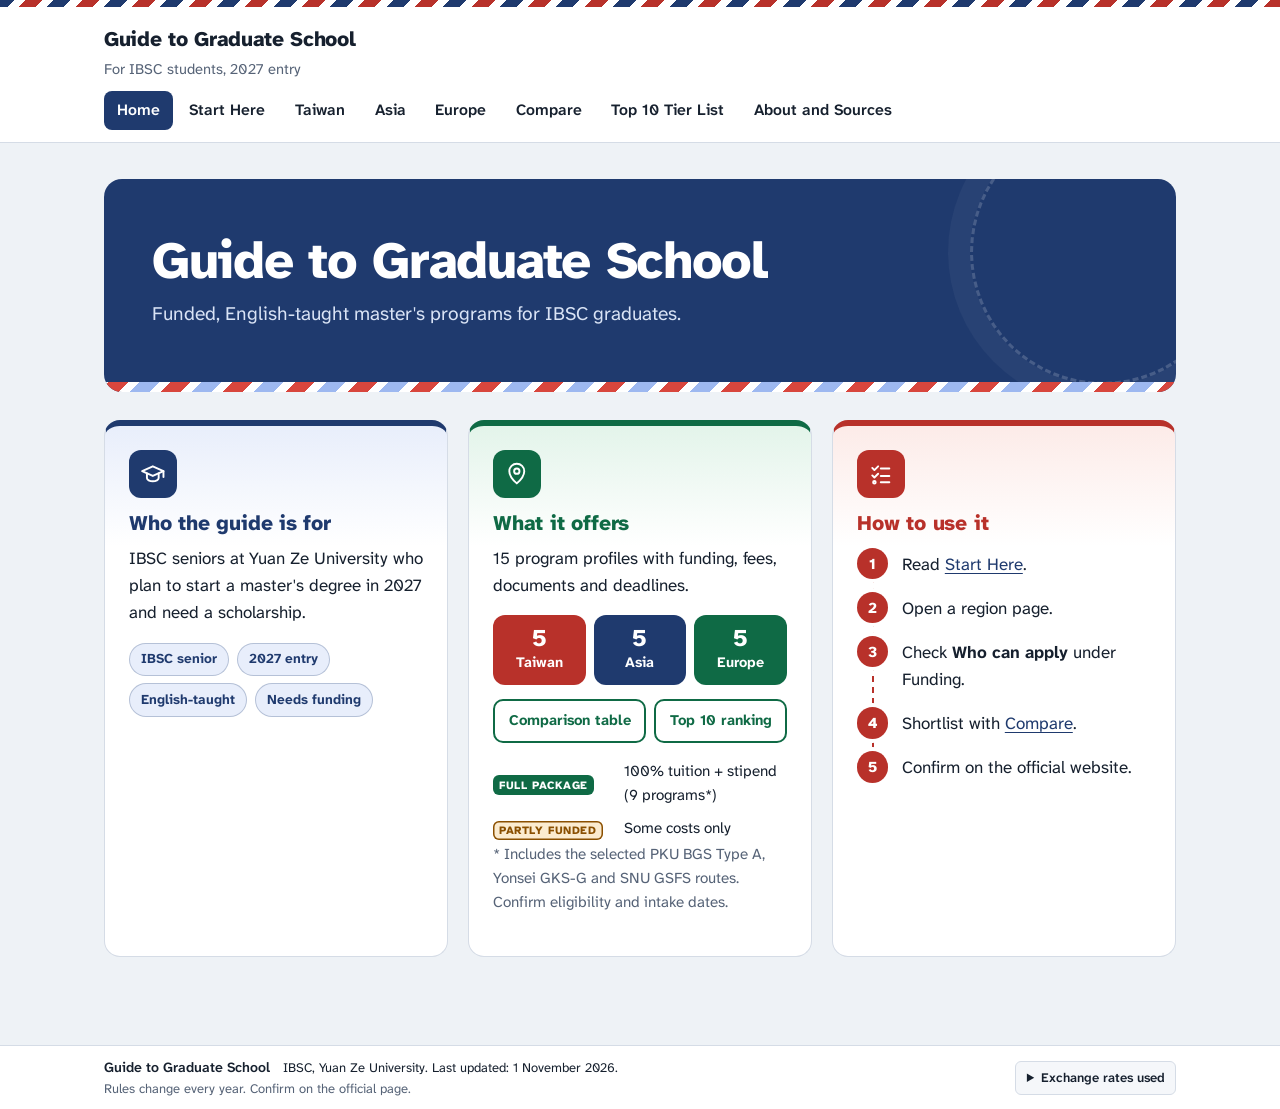
<file: index.html>
<!doctype html>
<html lang="en">
<head>
<meta charset="utf-8">
<meta name="viewport" content="width=device-width, initial-scale=1">
<title>Home | Guide to Graduate School</title>
<meta name="description" content="Fully funded and partly funded master&#x27;s programs for IBSC students: funding, fees, documents and deadlines.">
<link rel="preconnect" href="https://fonts.googleapis.com">
<link rel="preconnect" href="https://fonts.gstatic.com" crossorigin>
<link rel="stylesheet" href="https://fonts.googleapis.com/css2?family=Atkinson+Hyperlegible+Next:ital,wght@0,400;0,600;0,800;1,400&display=swap">
<link rel="stylesheet" href="style.css?v=10">
<script>function imgFail(i){var n=(i.getAttribute('data-next')||'').split('|').filter(Boolean);if(n.length){i.setAttribute('data-next',n.slice(1).join('|'));i.src=n[0];}else{var f=i.closest('.frame');if(f)f.classList.add('noimg');i.remove();}}</script>
</head>
<body>
<a class="skip" href="#main">Skip to content</a>
<header class="site-head">
  <div class="wrap head-row">
    <a class="brand" href="index.html"><span class="brand-name">Guide to Graduate School</span><span class="brand-for">For IBSC students, 2027 entry</span></a>
  </div>
  <nav class="wrap" aria-label="Main menu"><ul class="nav"><li><a href="index.html" aria-current="page">Home</a></li><li><a href="start-here.html">Start Here</a></li><li><a href="taiwan.html">Taiwan</a></li><li><a href="asia.html">Asia</a></li><li><a href="europe.html">Europe</a></li><li><a href="compare.html">Compare</a></li><li><a href="top-10.html">Top 10 Tier List</a></li><li><a href="about.html">About and Sources</a></li></ul></nav>
</header>
<main id="main" class="wrap">
<section class="hero3">
  <h1>Guide to Graduate School</h1>
  <p>Funded, English-taught master's programs for IBSC graduates.</p>
</section>

<section class="trio" aria-label="About this guide">
  <section class="card3 c-who" aria-labelledby="who-t">
    <span class="ico"><svg viewBox="0 0 24 24" aria-hidden="true"><path d="M2 9.5 12 5l10 4.5L12 14 2 9.5z"/><path d="M6.5 11.6V16c0 1.6 2.5 3 5.5 3s5.5-1.4 5.5-3v-4.4"/><path d="M22 9.5V15"/></svg></span>
    <h2 id="who-t">Who the guide is for</h2>
    <p>IBSC seniors at Yuan Ze University who plan to start a master's degree in 2027 and need a scholarship.</p>
    <ul class="tags"><li>IBSC senior</li><li>2027 entry</li><li>English-taught</li><li>Needs funding</li></ul>
  </section>
  <section class="card3 c-what" aria-labelledby="what-t">
    <span class="ico"><svg viewBox="0 0 24 24" aria-hidden="true"><path d="M12 21s-7-6.2-7-11.5a7 7 0 0 1 14 0C19 14.8 12 21 12 21z"/><circle cx="12" cy="9.5" r="2.5"/></svg></span>
    <h2 id="what-t">What it offers</h2>
    <p>15 program profiles with funding, fees, documents and deadlines.</p>
    <div class="rchips"><a class="rchip r-taiwan" href="taiwan.html"><span class="rn">5</span><span class="rl">Taiwan</span></a><a class="rchip r-asia" href="asia.html"><span class="rn">5</span><span class="rl">Asia</span></a><a class="rchip r-europe" href="europe.html"><span class="rn">5</span><span class="rl">Europe</span></a></div>
    <p class="tools"><a href="compare.html">Comparison table</a><a href="top-10.html">Top 10 ranking</a></p>
    <dl class="keys">
      <div><dt><span class="badge full sm">FULL PACKAGE</span></dt><dd>100% tuition + stipend (9 programs*)</dd></div>
      <div><dt><span class="badge part sm">PARTLY FUNDED</span></dt><dd>Some costs only</dd></div>
    </dl>
    <p class="note">* Includes the selected PKU BGS Type A, Yonsei GKS-G and SNU GSFS routes. Confirm eligibility and intake dates.</p>
  </section>
  <section class="card3 c-how" aria-labelledby="how-t">
    <span class="ico"><svg viewBox="0 0 24 24" aria-hidden="true"><path d="M4 6.5l2 2 3.5-3.5"/><path d="M12 7h8"/><path d="M4 13.5l2 2 3.5-3.5"/><path d="M12 14h8"/><path d="M12 20h8"/><circle cx="6" cy="20" r="1.2"/></svg></span>
    <h2 id="how-t">How to use it</h2>
    <ol class="nsteps">
      <li>Read <a href="start-here.html">Start Here</a>.</li>
      <li>Open a region page.</li>
      <li>Check <strong>Who can apply</strong> under Funding.</li>
      <li>Shortlist with <a href="compare.html">Compare</a>.</li>
      <li>Confirm on the official website.</li>
    </ol>
  </section>
</section>
</main>
<footer class="site-foot"><div class="wrap footer-bar">
  <div class="footer-info">
    <p class="foot-title">Guide to Graduate School</p>
    <p>IBSC, Yuan Ze University. Last updated: 1 November 2026.</p>
    <p>Rules change every year. Confirm on the official page.</p>
  </div>
  <details class="footer-rates"><summary>Exchange rates used</summary>
    <ul class="rates"><li>EUR 1 = NTD 36.075 (28 Oct 2026)</li><li>SGD 1 = NTD 25.39 (29 Oct 2026)</li><li>KRW 1,000 = NTD 23.15 (29 Oct 2026)</li><li>CNY 1 = NTD 4.47 (Oct 2026)</li><li>SEK 1 = NTD 3.32 (31 Oct 2026)</li></ul>
  </details>
</div></footer>
<script>
(function(){
  var t=new Date();t.setHours(0,0,0,0);
  document.querySelectorAll('[data-date]').forEach(function(el){
    var d=new Date(el.getAttribute('data-date')+'T00:00:00');
    var n=Math.round((d-t)/864e5), out=el.querySelector('.left');
    el.classList.remove('closed','soon');
    if(n<0){el.classList.add('closed');if(out)out.textContent='Closed';}
    else{if(n<=14)el.classList.add('soon');if(out)out.textContent=n===0?'Closes today':(n===1?'1 day left':n+' days left');}
  });
  var list=document.querySelector('.next-list');
  if(list){var shown=0;list.querySelectorAll('li').forEach(function(li){if(li.classList.contains('closed')||shown>=6){li.hidden=true;}else{shown++;}});}
  var boxes=document.querySelectorAll('.checklist input[type=checkbox]');
  if(boxes.length){
    var saved={};try{saved=JSON.parse(localStorage.getItem('gtgs-checklist')||'{}');}catch(err){}
    boxes.forEach(function(b){
      if(saved[b.id])b.checked=true;
      b.addEventListener('change',function(){saved[b.id]=b.checked;try{localStorage.setItem('gtgs-checklist',JSON.stringify(saved));}catch(err){}});
    });
  }
})();
</script>
</body>
</html>
</file>
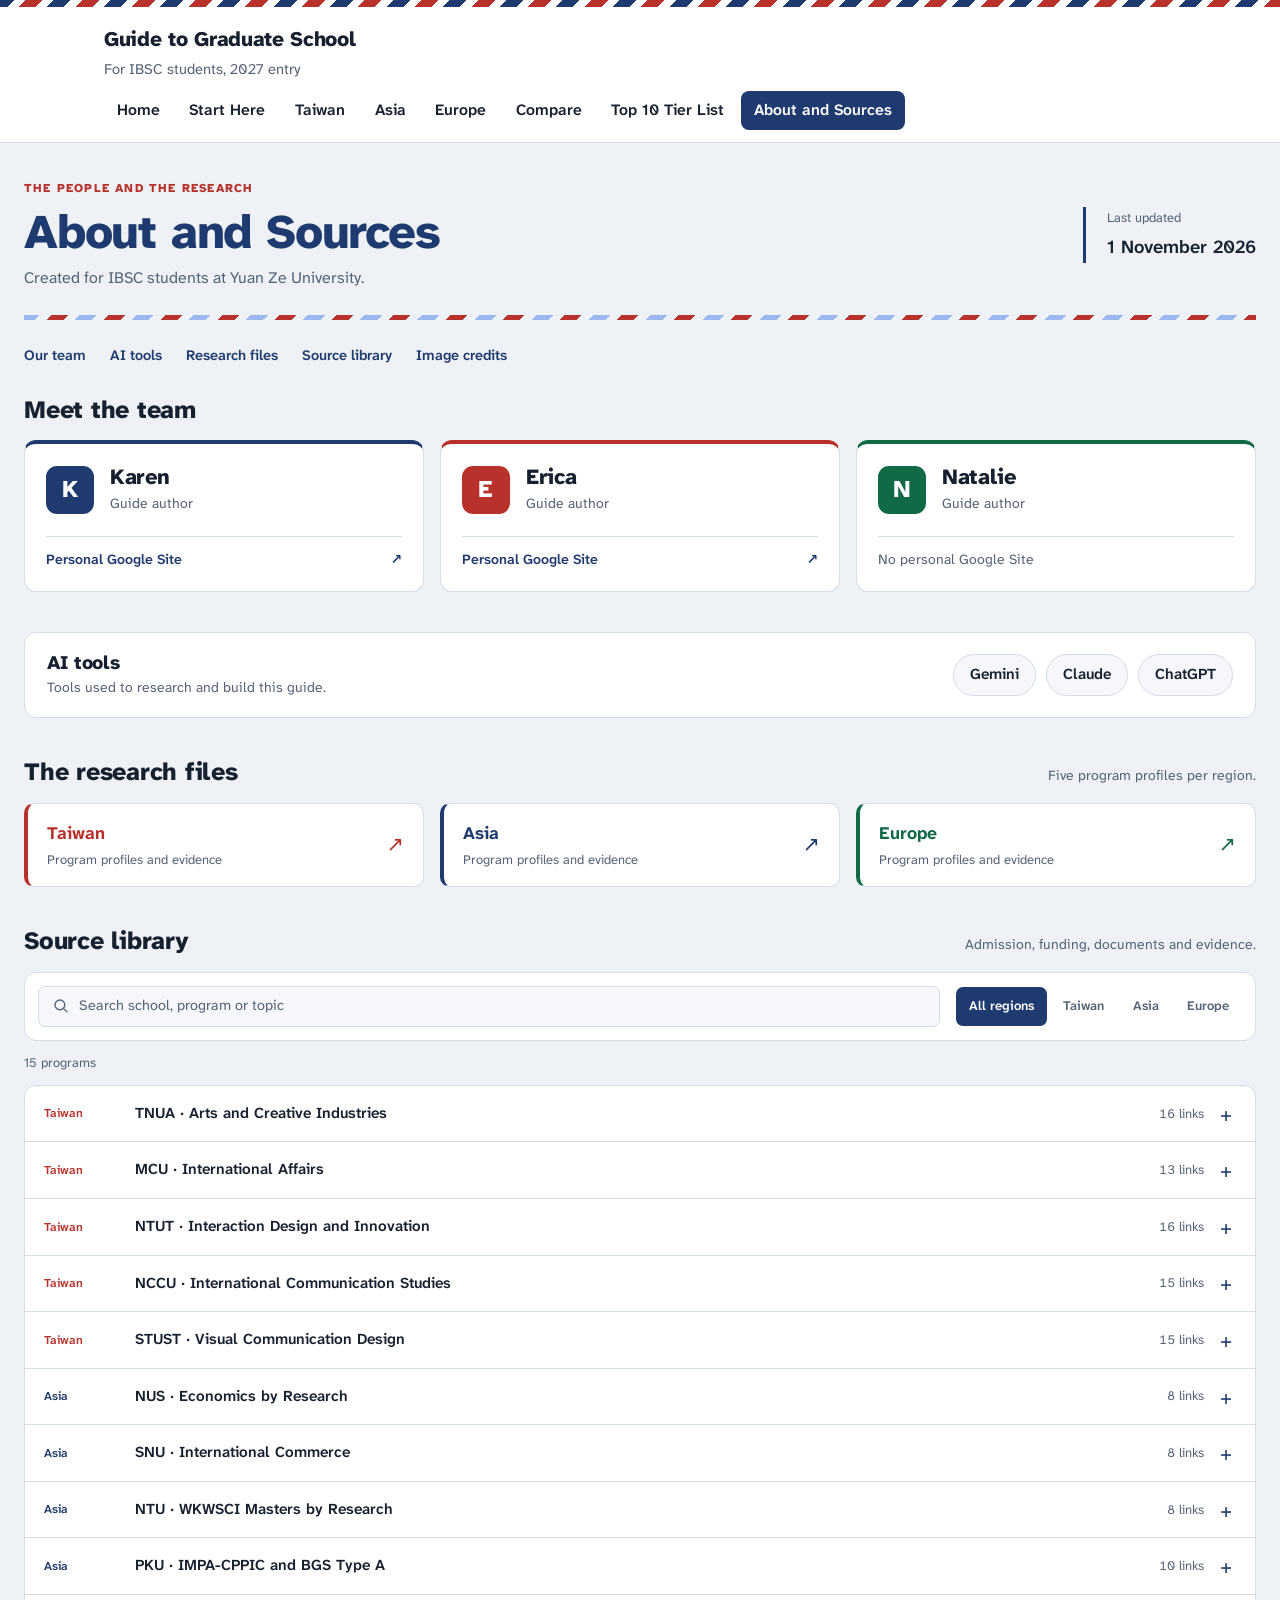
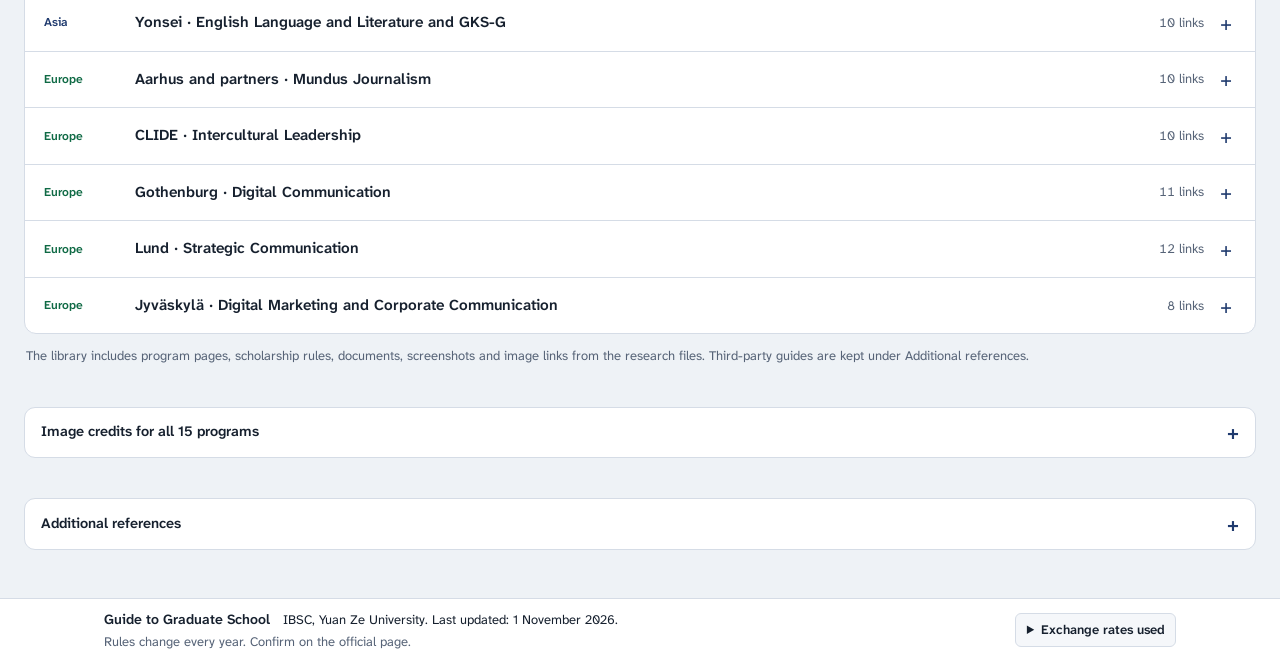
<file: about.html>
<!doctype html>
<html lang="en">
<head>
<meta charset="utf-8">
<meta name="viewport" content="width=device-width, initial-scale=1">
<title>About and Sources | Guide to Graduate School</title>
<meta name="description" content="Meet the team behind the IBSC graduate school guide, the AI tools used and the research sources.">
<link rel="preconnect" href="https://fonts.googleapis.com">
<link rel="preconnect" href="https://fonts.gstatic.com" crossorigin>
<link rel="stylesheet" href="https://fonts.googleapis.com/css2?family=Atkinson+Hyperlegible+Next:ital,wght@0,400;0,600;0,800;1,400&display=swap">
<link rel="stylesheet" href="style.css?v=10">
<link rel="stylesheet" href="phase4.css?v=2">
<link rel="stylesheet" href="about.css?v=1">
<script src="about.js?v=1" defer></script>
</head>
<body>
<a class="skip" href="#main">Skip to content</a>
<header class="site-head">
  <div class="wrap head-row">
    <a class="brand" href="index.html"><span class="brand-name">Guide to Graduate School</span><span class="brand-for">For IBSC students, 2027 entry</span></a>
  </div>
  <nav class="wrap" aria-label="Main menu"><ul class="nav"><li><a href="index.html">Home</a></li><li><a href="start-here.html">Start Here</a></li><li><a href="taiwan.html">Taiwan</a></li><li><a href="asia.html">Asia</a></li><li><a href="europe.html">Europe</a></li><li><a href="compare.html">Compare</a></li><li><a href="top-10.html">Top 10 Tier List</a></li><li><a href="about.html" aria-current="page">About and Sources</a></li></ul></nav>
</header>
<main id="main" class="wrap p4-page about-page">
<header class="p4-header"><div><p class="p4-eyebrow">The people and the research</p><h1>About and Sources</h1><p class="p4-lead">Created for IBSC students at Yuan Ze University.</p></div><aside class="about-updated" id="updated" aria-label="Website last updated"><span>Last updated</span><time datetime="2026-11-01">1 November 2026</time></aside></header>
<nav aria-label="On this page"><ul class="p4-subnav"><li><a href="#team">Our team</a></li><li><a href="#ai">AI tools</a></li><li><a href="#research">Research files</a></li><li><a href="#sources">Source library</a></li><li><a href="#images">Image credits</a></li></ul></nav>
<section class="p4-section" id="team" aria-labelledby="team-t"><div class="p4-section-top"><h2 id="team-t">Meet the team</h2></div><div class="about-team"><article class="about-person about-person-1"><span class="about-initial" aria-hidden="true">K</span><div><h3>Karen</h3><p>Guide author</p></div><a href="https://sites.google.com/view/karen-nguyen-personalsite/trang-ch%E1%BB%A7" target="_blank" rel="noopener" aria-label="Visit Karen’s personal Google Site">Personal Google Site <span aria-hidden="true">↗</span></a></article><article class="about-person about-person-2"><span class="about-initial" aria-hidden="true">E</span><div><h3>Erica</h3><p>Guide author</p></div><a href="https://sites.google.com/view/erica-s-site/home" target="_blank" rel="noopener" aria-label="Visit Erica’s personal Google Site">Personal Google Site <span aria-hidden="true">↗</span></a></article><article class="about-person about-person-3"><span class="about-initial" aria-hidden="true">N</span><div><h3>Natalie</h3><p>Guide author</p></div><span class="about-no-site">No personal Google Site</span></article></div></section>
<section class="p4-section about-ai" id="ai" aria-labelledby="ai-t"><div><h2 id="ai-t">AI tools</h2><p>Tools used to research and build this guide.</p></div><ul class="about-tools" aria-label="AI tools used"><li>Gemini</li><li>Claude</li><li>ChatGPT</li></ul></section>
<section class="p4-section" id="research" aria-labelledby="research-t"><div class="p4-section-top"><h2 id="research-t">The research files</h2><p>Five program profiles per region.</p></div><div class="about-research"><a class="about-research-link about-region-taiwan" href="https://docs.google.com/document/d/1St6Jt3gYd2pPSz7TwkVwu-hlVX3wctjY/edit" target="_blank" rel="noopener"><span><strong>Taiwan</strong><small>Program profiles and evidence</small></span><span aria-hidden="true">↗</span></a><a class="about-research-link about-region-asia" href="https://docs.google.com/document/d/18wbZId42TlIRk0OrQrO9sCHJWErO-pef_dGL6AdICsY/edit" target="_blank" rel="noopener"><span><strong>Asia</strong><small>Program profiles and evidence</small></span><span aria-hidden="true">↗</span></a><a class="about-research-link about-region-europe" href="https://docs.google.com/document/d/1QcWAfuH7U53IsIt3y28sknJvEVf1NZWTfHDT8gKmWq4/edit" target="_blank" rel="noopener"><span><strong>Europe</strong><small>Program profiles and evidence</small></span><span aria-hidden="true">↗</span></a></div></section>
<section class="p4-section" id="sources" aria-labelledby="sources-t"><div class="p4-section-top"><h2 id="sources-t">Source library</h2><p>Admission, funding, documents and evidence.</p></div>
<div class="about-source-toolbar"><label class="about-source-search"><svg viewBox="0 0 24 24" aria-hidden="true"><circle cx="10.5" cy="10.5" r="6.5"/><path d="m15.5 15.5 5 5"/></svg><span class="sr">Search sources by program, school or topic</span><input type="search" id="source-search" placeholder="Search school, program or topic" autocomplete="off"></label><div class="about-source-regions" role="group" aria-label="Filter sources by region"><button type="button" data-source-region="all" aria-pressed="true">All regions</button><button type="button" data-source-region="taiwan" aria-pressed="false">Taiwan</button><button type="button" data-source-region="asia" aria-pressed="false">Asia</button><button type="button" data-source-region="europe" aria-pressed="false">Europe</button></div></div>
<p class="about-source-count" id="source-count" role="status" aria-live="polite">15 programs</p><div class="about-source-list"><details class="about-source-program" id="sources-tnua" data-source-program data-region="taiwan" data-search="TNUA · Arts and Creative Industries Taiwan Program page sac.tnua.edu.tw University website w3.tnua.edu.tw TaiwanICDF scholarship guide 2026 icdf.org.tw 2026 TNUA international admission handbook drive.google.com hoyahsu.imcci@gmail.com Email contact Yip526IMCCI@gmail.com Email contact 2026 SAC call and online submission note sac.tnua.edu.tw SAC curriculum sac.tnua.edu.tw TNUA statutes academic.tnua.edu.tw ICDF eligibility and guides icdf.org.tw SAC scholarships sac.tnua.edu.tw Bank of Taiwan exchange-rate quote on 30 October 2026 at 09:02 rate.bot.com.tw SAC living expenses sac.tnua.edu.tw Taiwan ICDF scholarship icdf.org.tw MOE Taiwan Scholarship rules edu.law.moe.gov.tw Study in Taiwan: TNUA scholarship old.studyintaiwan.org"><summary><span class="about-source-region-label about-region-taiwan">Taiwan</span><span class="about-source-title">TNUA · Arts and Creative Industries</span><span class="about-source-total">16 links</span></summary><div class="about-source-content"><section class="about-source-group"><h3>Program and funding sources</h3><ul><li><a href="https://sac.tnua.edu.tw/" target="_blank" rel="noopener">Program page <span aria-hidden="true">↗</span></a><small>sac.tnua.edu.tw</small></li><li><a href="https://w3.tnua.edu.tw/" target="_blank" rel="noopener">University website <span aria-hidden="true">↗</span></a><small>w3.tnua.edu.tw</small></li><li><a href="https://www.icdf.org.tw/wSite/DownloadFile?file=f1784095315535.pdf&amp;realname=2026+TaiwanICDF+Scholarship+Application+Guidebook.+v3.pdf&amp;type=attach" target="_blank" rel="noopener">TaiwanICDF scholarship guide 2026 <span aria-hidden="true">↗</span></a><small>icdf.org.tw</small></li><li><a href="https://drive.google.com/file/d/1FYSiKMBElYPpNvj_DQjsQgJGJyQrgx0m/view" target="_blank" rel="noopener">2026 TNUA international admission handbook <span aria-hidden="true">↗</span></a><small>drive.google.com</small></li><li><a href="https://sac.tnua.edu.tw/2026-call-for-international-students/" target="_blank" rel="noopener">2026 SAC call and online submission note <span aria-hidden="true">↗</span></a><small>sac.tnua.edu.tw</small></li><li><a href="https://sac.tnua.edu.tw/course/" target="_blank" rel="noopener">SAC curriculum <span aria-hidden="true">↗</span></a><small>sac.tnua.edu.tw</small></li><li><a href="https://academic.tnua.edu.tw/academic/en/doc/R01_1101.pdf" target="_blank" rel="noopener">TNUA statutes <span aria-hidden="true">↗</span></a><small>academic.tnua.edu.tw</small></li><li><a href="https://www.icdf.org.tw/wSite/ct?ctNode=31563&amp;mp=1&amp;xItem=69337" target="_blank" rel="noopener">ICDF eligibility and guides <span aria-hidden="true">↗</span></a><small>icdf.org.tw</small></li><li><a href="https://sac.tnua.edu.tw/scholarships/" target="_blank" rel="noopener">SAC scholarships <span aria-hidden="true">↗</span></a><small>sac.tnua.edu.tw</small></li><li><a href="https://rate.bot.com.tw/xrt/quote/2026-10-30/USD/spot" target="_blank" rel="noopener">Bank of Taiwan exchange-rate quote on 30 October 2026 at 09:02 <span aria-hidden="true">↗</span></a><small>rate.bot.com.tw</small></li></ul></section><section class="about-source-group"><h3>Additional references</h3><ul><li><a href="https://sac.tnua.edu.tw/living-expenses/" target="_blank" rel="noopener">SAC living expenses <span aria-hidden="true">↗</span></a><small>sac.tnua.edu.tw</small></li><li><a href="https://www.icdf.org.tw/wSite/ct?ctNode=31280&amp;mp=1&amp;xItem=12505" target="_blank" rel="noopener">Taiwan ICDF scholarship <span aria-hidden="true">↗</span></a><small>icdf.org.tw</small></li><li><a href="https://edu.law.moe.gov.tw/LawContent.aspx?id=FL030033&amp;media=print" target="_blank" rel="noopener">MOE Taiwan Scholarship rules <span aria-hidden="true">↗</span></a><small>edu.law.moe.gov.tw</small></li><li><a href="https://old.studyintaiwan.org/university/scholarship/202" target="_blank" rel="noopener">Study in Taiwan: TNUA scholarship <span aria-hidden="true">↗</span></a><small>old.studyintaiwan.org</small></li></ul></section><section class="about-source-group"><h3>Contacts</h3><ul><li><a href="mailto:hoyahsu.imcci@gmail.com">hoyahsu.imcci@gmail.com <span aria-hidden="true">↗</span></a><small>Email contact</small></li><li><a href="mailto:Yip526IMCCI@gmail.com">Yip526IMCCI@gmail.com <span aria-hidden="true">↗</span></a><small>Email contact</small></li></ul></section><p class="about-source-file"><a href="https://docs.google.com/document/d/1St6Jt3gYd2pPSz7TwkVwu-hlVX3wctjY/edit" target="_blank" rel="noopener">View the Taiwan research file ↗</a></p></div></details><details class="about-source-program" id="sources-mcu" data-source-program data-region="taiwan" data-search="MCU · International Affairs Taiwan GSIA graduate curriculum and thesis rules gsia.mcu.edu.tw University website web2.mcu.edu.tw MOE tuition top-up list 2026–27 ws.moe.edu.tw MCU international application and payment instructions iee.mcu.edu.tw oas@eta.mcu.edu.tw Email contact ihp@mail.mcu.edu.tw Email contact GSIA degree conferred gsia.mcu.edu.tw Campus image iee.mcu.edu.tw 2024 graduate curriculum reference gsia.mcu.edu.tw MCU Taiwan Scholarship regulations iee.mcu.edu.tw MOE Taiwan Scholarship rules edu.law.moe.gov.tw GSIA program page gsia.mcu.edu.tw MCU scholarship regulations iee.mcu.edu.tw"><summary><span class="about-source-region-label about-region-taiwan">Taiwan</span><span class="about-source-title">MCU · International Affairs</span><span class="about-source-total">13 links</span></summary><div class="about-source-content"><section class="about-source-group"><h3>Program and funding sources</h3><ul><li><a href="https://gsia.mcu.edu.tw/en/graduate/" target="_blank" rel="noopener">GSIA graduate curriculum and thesis rules <span aria-hidden="true">↗</span></a><small>gsia.mcu.edu.tw</small></li><li><a href="https://web2.mcu.edu.tw/" target="_blank" rel="noopener">University website <span aria-hidden="true">↗</span></a><small>web2.mcu.edu.tw</small></li><li><a href="https://ws.moe.edu.tw/001/Upload/53/relfile/9371/103913/d245ceb6-43e8-42b5-ae1d-ae5a7c5a78c1.pdf" target="_blank" rel="noopener">MOE tuition top-up list 2026–27 <span aria-hidden="true">↗</span></a><small>ws.moe.edu.tw</small></li><li><a href="https://iee.mcu.edu.tw/en/international-application-0/" target="_blank" rel="noopener">MCU international application and payment instructions <span aria-hidden="true">↗</span></a><small>iee.mcu.edu.tw</small></li><li><a href="https://gsia.mcu.edu.tw/graduate/" target="_blank" rel="noopener">GSIA degree conferred <span aria-hidden="true">↗</span></a><small>gsia.mcu.edu.tw</small></li><li><a href="https://gsia.mcu.edu.tw/wp-content/uploads/sites/103/2024/09/Master-program-2024-Course-structure-0902.pdf" target="_blank" rel="noopener">2024 graduate curriculum reference <span aria-hidden="true">↗</span></a><small>gsia.mcu.edu.tw</small></li><li><a href="https://iee.mcu.edu.tw/%E7%8D%8E%E5%8A%A9%E5%AD%B8%E9%87%91/" target="_blank" rel="noopener">MCU Taiwan Scholarship regulations <span aria-hidden="true">↗</span></a><small>iee.mcu.edu.tw</small></li><li><a href="https://edu.law.moe.gov.tw/LawContent.aspx?id=FL030033&amp;media=print" target="_blank" rel="noopener">MOE Taiwan Scholarship rules <span aria-hidden="true">↗</span></a><small>edu.law.moe.gov.tw</small></li></ul></section><section class="about-source-group"><h3>Photos and evidence</h3><ul><li><a href="https://iee.mcu.edu.tw/en/academic-information/" target="_blank" rel="noopener">Campus image <span aria-hidden="true">↗</span></a><small>iee.mcu.edu.tw</small></li></ul></section><section class="about-source-group"><h3>Additional references</h3><ul><li><a href="https://gsia.mcu.edu.tw/en/" target="_blank" rel="noopener">GSIA program page <span aria-hidden="true">↗</span></a><small>gsia.mcu.edu.tw</small></li><li><a href="https://iee.mcu.edu.tw/en/scholarship/" target="_blank" rel="noopener">MCU scholarship regulations <span aria-hidden="true">↗</span></a><small>iee.mcu.edu.tw</small></li></ul></section><section class="about-source-group"><h3>Contacts</h3><ul><li><a href="mailto:oas@eta.mcu.edu.tw">oas@eta.mcu.edu.tw <span aria-hidden="true">↗</span></a><small>Email contact</small></li><li><a href="mailto:ihp@mail.mcu.edu.tw">ihp@mail.mcu.edu.tw <span aria-hidden="true">↗</span></a><small>Email contact</small></li></ul></section><p class="about-source-file"><a href="https://docs.google.com/document/d/1St6Jt3gYd2pPSz7TwkVwu-hlVX3wctjY/edit" target="_blank" rel="noopener">View the Taiwan research file ↗</a></p></div></details><details class="about-source-program" id="sources-ntut" data-source-program data-region="taiwan" data-search="NTUT · Interaction Design and Innovation Taiwan Programme introduction ixd.ntut.edu.tw University website ntut.edu.tw MOFA scholarship benefits at NTUT oia.ntut.edu.tw Spring 2027 reference handbook with document rules and no application fee oia.ntut.edu.tw linwendy77923@ntut.edu.tw Email contact amica@ntut.edu.tw Email contact NTUT international student admissions and Fall 2027 timeline oia.ntut.edu.tw Official 2026 curriculum and thesis requirements aps.ntut.edu.tw Approved MDes degree title in Academic Affairs meeting minutes pages 128 to 129 oaa.ntut.edu.tw MOFA scholarship benefits at NTUT oia.ntut.edu.tw MOFA Taiwan Scholarship benefits and eligibility en.mofa.gov.tw NTUT Office of International Affairs oia.ntut.edu.tw NTUT Excellent International Postgraduate Scholarship oia.ntut.edu.tw NTUT 50% tuition scholarship oia.ntut.edu.tw MOE Taiwan Scholarship rules edu.law.moe.gov.tw MOFA Taiwan Scholarship mofa.gov.tw"><summary><span class="about-source-region-label about-region-taiwan">Taiwan</span><span class="about-source-title">NTUT · Interaction Design and Innovation</span><span class="about-source-total">16 links</span></summary><div class="about-source-content"><section class="about-source-group"><h3>Program and funding sources</h3><ul><li><a href="https://ixd.ntut.edu.tw/p/406-1089-135600,r1887.php?Lang=zh-tw" target="_blank" rel="noopener">Programme introduction <span aria-hidden="true">↗</span></a><small>ixd.ntut.edu.tw</small></li><li><a href="https://www.ntut.edu.tw/" target="_blank" rel="noopener">University website <span aria-hidden="true">↗</span></a><small>ntut.edu.tw</small></li><li><a href="https://oia.ntut.edu.tw/p/412-1032-13793.php?Lang=en#t5" target="_blank" rel="noopener">MOFA scholarship benefits at NTUT <span aria-hidden="true">↗</span></a><small>oia.ntut.edu.tw</small></li><li><a href="https://oia.ntut.edu.tw/var/file/32/1032/img/2027SpringAdmissionHandbook.pdf" target="_blank" rel="noopener">Spring 2027 reference handbook with document rules and no application fee <span aria-hidden="true">↗</span></a><small>oia.ntut.edu.tw</small></li><li><a href="https://oia.ntut.edu.tw/p/412-1032-13828.php?Lang=en" target="_blank" rel="noopener">NTUT international student admissions and Fall 2027 timeline <span aria-hidden="true">↗</span></a><small>oia.ntut.edu.tw</small></li><li><a href="https://aps.ntut.edu.tw/course/en/Cprog.jsp?division=AT0&amp;format=-4&amp;matric=8&amp;year=2026" target="_blank" rel="noopener">Official 2026 curriculum and thesis requirements <span aria-hidden="true">↗</span></a><small>aps.ntut.edu.tw</small></li><li><a href="https://oaa.ntut.edu.tw/var/file/8/1008/img/2875/108-2.pdf" target="_blank" rel="noopener">Approved MDes degree title in Academic Affairs meeting minutes pages 128 to 129 <span aria-hidden="true">↗</span></a><small>oaa.ntut.edu.tw</small></li><li><a href="https://oia.ntut.edu.tw/p/412-1032-13793.php?Lang=en" target="_blank" rel="noopener">MOFA scholarship benefits at NTUT <span aria-hidden="true">↗</span></a><small>oia.ntut.edu.tw</small></li><li><a href="https://en.mofa.gov.tw/cp.aspx?n=1325" target="_blank" rel="noopener">MOFA Taiwan Scholarship benefits and eligibility <span aria-hidden="true">↗</span></a><small>en.mofa.gov.tw</small></li></ul></section><section class="about-source-group"><h3>Additional references</h3><ul><li><a href="https://oia.ntut.edu.tw/" target="_blank" rel="noopener">NTUT Office of International Affairs <span aria-hidden="true">↗</span></a><small>oia.ntut.edu.tw</small></li><li><a href="https://oia.ntut.edu.tw/p/404-1032-150272.php?Lang=zh-tw" target="_blank" rel="noopener">NTUT Excellent International Postgraduate Scholarship <span aria-hidden="true">↗</span></a><small>oia.ntut.edu.tw</small></li><li><a href="https://oia.ntut.edu.tw/p/404-1032-150264.php?Lang=zh-tw" target="_blank" rel="noopener">NTUT 50% tuition scholarship <span aria-hidden="true">↗</span></a><small>oia.ntut.edu.tw</small></li><li><a href="https://edu.law.moe.gov.tw/LawContent.aspx?id=FL030033&amp;media=print" target="_blank" rel="noopener">MOE Taiwan Scholarship rules <span aria-hidden="true">↗</span></a><small>edu.law.moe.gov.tw</small></li><li><a href="https://www.mofa.gov.tw/cp.aspx?Create=1&amp;n=72" target="_blank" rel="noopener">MOFA Taiwan Scholarship <span aria-hidden="true">↗</span></a><small>mofa.gov.tw</small></li></ul></section><section class="about-source-group"><h3>Contacts</h3><ul><li><a href="mailto:linwendy77923@ntut.edu.tw">linwendy77923@ntut.edu.tw <span aria-hidden="true">↗</span></a><small>Email contact</small></li><li><a href="mailto:amica@ntut.edu.tw">amica@ntut.edu.tw <span aria-hidden="true">↗</span></a><small>Email contact</small></li></ul></section><p class="about-source-file"><a href="https://docs.google.com/document/d/1St6Jt3gYd2pPSz7TwkVwu-hlVX3wctjY/edit" target="_blank" rel="noopener">View the Taiwan research file ↗</a></p></div></details><details class="about-source-program" id="sources-imics" data-source-program data-region="taiwan" data-search="NCCU · International Communication Studies Taiwan Program page imics.nccu.edu.tw University website nccu.edu.tw Pilot nomination and renewal regulations oic.nccu.edu.tw 2027 NCCU international admission brochure drive.google.com imics@nccu.edu.tw Email contact nccugrad@nccu.edu.tw Email contact IMICS international admission imics.nccu.edu.tw IMICS thesis process imics.nccu.edu.tw 2027 NCCU admission dates nccuadmission.nccu.edu.tw 2026 Pilot award notice nccuadmission.nccu.edu.tw Official university partner confirmation of NCCU MA ftp.sc.edu NCCU scholarships for foreign degree students oic.nccu.edu.tw NCCU Academic Excellence Scholarship regulations (PDF) oic.nccu.edu.tw NCCU New Inbound International Students Scholarship Pilot Plan oic.nccu.edu.tw NCCU Office of International Cooperation notice oic.nccu.edu.tw"><summary><span class="about-source-region-label about-region-taiwan">Taiwan</span><span class="about-source-title">NCCU · International Communication Studies</span><span class="about-source-total">15 links</span></summary><div class="about-source-content"><section class="about-source-group"><h3>Program and funding sources</h3><ul><li><a href="https://www.imics.nccu.edu.tw/" target="_blank" rel="noopener">Program page <span aria-hidden="true">↗</span></a><small>imics.nccu.edu.tw</small></li><li><a href="https://www.nccu.edu.tw/" target="_blank" rel="noopener">University website <span aria-hidden="true">↗</span></a><small>nccu.edu.tw</small></li><li><a href="https://oic.nccu.edu.tw/Upload/FileManager/e23c4e1a-f392-43e8-a6bd-c49e35f9b459.pdf" target="_blank" rel="noopener">Pilot nomination and renewal regulations <span aria-hidden="true">↗</span></a><small>oic.nccu.edu.tw</small></li><li><a href="https://drive.google.com/file/d/1RC6EOaByXy7hqe6_2ddinrZZk64UGu3k/view" target="_blank" rel="noopener">2027 NCCU international admission brochure <span aria-hidden="true">↗</span></a><small>drive.google.com</small></li><li><a href="https://www.imics.nccu.edu.tw/international-admission" target="_blank" rel="noopener">IMICS international admission <span aria-hidden="true">↗</span></a><small>imics.nccu.edu.tw</small></li><li><a href="https://www.imics.nccu.edu.tw/thesis" target="_blank" rel="noopener">IMICS thesis process <span aria-hidden="true">↗</span></a><small>imics.nccu.edu.tw</small></li><li><a href="https://nccuadmission.nccu.edu.tw/Post/16111" target="_blank" rel="noopener">2027 NCCU admission dates <span aria-hidden="true">↗</span></a><small>nccuadmission.nccu.edu.tw</small></li><li><a href="https://nccuadmission.nccu.edu.tw/Post/15954" target="_blank" rel="noopener">2026 Pilot award notice <span aria-hidden="true">↗</span></a><small>nccuadmission.nccu.edu.tw</small></li><li><a href="https://ftp.sc.edu/study/colleges_schools/cic/academic_programs/graduate_education_partnerships/nccu.php" target="_blank" rel="noopener">Official university partner confirmation of NCCU MA <span aria-hidden="true">↗</span></a><small>ftp.sc.edu</small></li></ul></section><section class="about-source-group"><h3>Additional references</h3><ul><li><a href="https://oic.nccu.edu.tw/Post/756" target="_blank" rel="noopener">NCCU scholarships for foreign degree students <span aria-hidden="true">↗</span></a><small>oic.nccu.edu.tw</small></li><li><a href="https://oic.nccu.edu.tw/Upload/FileManager/230b16f9-bb6c-4912-bda6-e198168108e3.pdf" target="_blank" rel="noopener">NCCU Academic Excellence Scholarship regulations (PDF) <span aria-hidden="true">↗</span></a><small>oic.nccu.edu.tw</small></li><li><a href="https://oic.nccu.edu.tw/Post/15947" target="_blank" rel="noopener">NCCU New Inbound International Students Scholarship Pilot Plan <span aria-hidden="true">↗</span></a><small>oic.nccu.edu.tw</small></li><li><a href="https://oic.nccu.edu.tw/Post/16113" target="_blank" rel="noopener">NCCU Office of International Cooperation notice <span aria-hidden="true">↗</span></a><small>oic.nccu.edu.tw</small></li></ul></section><section class="about-source-group"><h3>Contacts</h3><ul><li><a href="mailto:imics@nccu.edu.tw">imics@nccu.edu.tw <span aria-hidden="true">↗</span></a><small>Email contact</small></li><li><a href="mailto:nccugrad@nccu.edu.tw">nccugrad@nccu.edu.tw <span aria-hidden="true">↗</span></a><small>Email contact</small></li></ul></section><p class="about-source-file"><a href="https://docs.google.com/document/d/1St6Jt3gYd2pPSz7TwkVwu-hlVX3wctjY/edit" target="_blank" rel="noopener">View the Taiwan research file ↗</a></p></div></details><details class="about-source-program" id="sources-stust" data-source-program data-region="taiwan" data-search="STUST · Visual Communication Design Taiwan English-taught programme and thesis and paper requirements vc.stust.edu.tw University website stust.edu.tw STUST scholarship regulations 2027–28 oia.stust.edu.tw STUST international admission guide 2026–27 portal.stust.edu.tw zay@stust.edu.tw Email contact oia@stust.edu.tw Email contact International student admission guide 2026 to 2027 pages 5 to 8 portal.stust.edu.tw STUST online application and timetable webap.stust.edu.tw Official graduate page confirming Master of Design vc.stust.edu.tw Official English-taught curriculum spreadsheet vc.stust.edu.tw STUST scholarship information Fall 2027 rules oia.stust.edu.tw Department of Visual Communication Design vc.stust.edu.tw STUST scholarship regulations for international students (PDF) oia.stust.edu.tw MOE Taiwan Scholarship rules edu.law.moe.gov.tw MOFA Taiwan Scholarship mofa.gov.tw"><summary><span class="about-source-region-label about-region-taiwan">Taiwan</span><span class="about-source-title">STUST · Visual Communication Design</span><span class="about-source-total">15 links</span></summary><div class="about-source-content"><section class="about-source-group"><h3>Program and funding sources</h3><ul><li><a href="https://vc.stust.edu.tw/tc/node/course_master-en" target="_blank" rel="noopener">English-taught programme and thesis and paper requirements <span aria-hidden="true">↗</span></a><small>vc.stust.edu.tw</small></li><li><a href="https://www.stust.edu.tw/" target="_blank" rel="noopener">University website <span aria-hidden="true">↗</span></a><small>stust.edu.tw</small></li><li><a href="https://oia.stust.edu.tw/Sysid/oia/The%20STUST%20Scholarship%20Establishment%20Regulations%20for%20Overseas%20Students(Applicable%20to%202027%20to%202028%20Academic%20Year)%20%E5%8D%97%E8%87%BA%E7%A7%91%E6%8A%80%E5%A4%A7%E5%AD%B8%E5%A4%96%E5%9C%8B%E5%AD%B8%E7%94%9F%E7%8D%8E%E5%AD%B8%E9%87%91%E8%BE%A6%E6%B3%95(116%E5%AD%B8%E5%B9%B4%E5%BA%A6%E5%85%A5%E5%AD%B8%E8%80%85%E9%96%8B%E5%A7%8B%E9%81%A9%E7%94%A8).pdf" target="_blank" rel="noopener">STUST scholarship regulations 2027–28 <span aria-hidden="true">↗</span></a><small>oia.stust.edu.tw</small></li><li><a href="https://portal.stust.edu.tw/IntStudWeb/images/2026_2027%20Academic%20Year%20Application%20Guide%20for%20International%20Students_115%20%E5%AD%B8%E5%B9%B4%E5%BA%A6%E5%8D%97%E8%87%BA%E7%A7%91%E6%8A%80%E5%A4%A7%E5%AD%B8%E5%A4%96%E5%9C%8B%E5%AD%B8%E7%94%9F%E7%94%B3%E8%AB%8B%E5%85%A5%E5%AD%B8%E7%B0%A1%E7%AB%A0114.11.13.pdf" target="_blank" rel="noopener">STUST international admission guide 2026–27 <span aria-hidden="true">↗</span></a><small>portal.stust.edu.tw</small></li><li><a href="https://portal.stust.edu.tw/intstudweb/images/2026_2027%20Academic%20Year%20Application%20Guide%20for%20International%20Students_115%20%E5%AD%B8%E5%B9%B4%E5%BA%A6%E5%8D%97%E8%87%BA%E7%A7%91%E6%8A%80%E5%A4%A7%E5%AD%B8%E5%A4%96%E5%9C%8B%E5%AD%B8%E7%94%9F%E7%94%B3%E8%AB%8B%E5%85%A5%E5%AD%B8%E7%B0%A1%E7%AB%A0114.11.13.pdf" target="_blank" rel="noopener">International student admission guide 2026 to 2027 pages 5 to 8 <span aria-hidden="true">↗</span></a><small>portal.stust.edu.tw</small></li><li><a href="https://webap.stust.edu.tw/IntStudWeb/Login_OIA.aspx" target="_blank" rel="noopener">STUST online application and timetable <span aria-hidden="true">↗</span></a><small>webap.stust.edu.tw</small></li><li><a href="https://vc.stust.edu.tw/en/node/Programs_2" target="_blank" rel="noopener">Official graduate page confirming Master of Design <span aria-hidden="true">↗</span></a><small>vc.stust.edu.tw</small></li><li><a href="https://vc.stust.edu.tw/Sysid/vc/files/114%E8%A6%96%E5%82%B3%E5%85%A8%E8%8B%B1%E7%A2%A9%E5%A3%AB%E5%B0%88%E7%8F%AD%28%E6%96%B0%E8%AA%B2%E8%A1%A8%291140218.xlsx" target="_blank" rel="noopener">Official English-taught curriculum spreadsheet <span aria-hidden="true">↗</span></a><small>vc.stust.edu.tw</small></li><li><a href="https://oia.stust.edu.tw/en/node/scholarships" target="_blank" rel="noopener">STUST scholarship information — Fall 2027 rules <span aria-hidden="true">↗</span></a><small>oia.stust.edu.tw</small></li></ul></section><section class="about-source-group"><h3>Additional references</h3><ul><li><a href="https://vc.stust.edu.tw/en/" target="_blank" rel="noopener">Department of Visual Communication Design <span aria-hidden="true">↗</span></a><small>vc.stust.edu.tw</small></li><li><a href="https://oia.stust.edu.tw/Sysid/oia/%E8%A1%A8%E5%96%AE%E4%B8%8B%E8%BC%89%E5%B0%88%E5%8D%80/%E5%85%B6%E5%AE%83/%E5%8D%97%E8%87%BA%E7%A7%91%E6%8A%80%E5%A4%A7%E5%AD%B8%E5%A4%96%E5%9C%8B%E5%AD%B8%E7%94%9F%E7%8D%8E%E5%AD%B8%E9%87%91%E8%A8%AD%E7%BD%AE%E8%BE%A6%E6%B3%95TheSTUSTScholarshipEstablishmentRegulationsforInternationalStudents.pdf" target="_blank" rel="noopener">STUST scholarship regulations for international students (PDF) <span aria-hidden="true">↗</span></a><small>oia.stust.edu.tw</small></li><li><a href="https://edu.law.moe.gov.tw/LawContent.aspx?id=FL030033&amp;media=print" target="_blank" rel="noopener">MOE Taiwan Scholarship rules <span aria-hidden="true">↗</span></a><small>edu.law.moe.gov.tw</small></li><li><a href="https://www.mofa.gov.tw/cp.aspx?Create=1&amp;n=72" target="_blank" rel="noopener">MOFA Taiwan Scholarship <span aria-hidden="true">↗</span></a><small>mofa.gov.tw</small></li></ul></section><section class="about-source-group"><h3>Contacts</h3><ul><li><a href="mailto:zay@stust.edu.tw">zay@stust.edu.tw <span aria-hidden="true">↗</span></a><small>Email contact</small></li><li><a href="mailto:oia@stust.edu.tw">oia@stust.edu.tw <span aria-hidden="true">↗</span></a><small>Email contact</small></li></ul></section><p class="about-source-file"><a href="https://docs.google.com/document/d/1St6Jt3gYd2pPSz7TwkVwu-hlVX3wctjY/edit" target="_blank" rel="noopener">View the Taiwan research file ↗</a></p></div></details><details class="about-source-program" id="sources-nus" data-source-program data-region="asia" data-search="NUS · Economics by Research Asia NUS Department of Economics - MSocSci Research fass.nus.edu.sg National University of Singapore nus.edu.sg Campus image drive.google.com Funding evidence drive.google.com Requirements evidence drive.google.com NUS Department of Economics Official Website fass.nus.edu.sg NUS FASS Graduate Studies by Research fass.nus.edu.sg NUS Graduate Research Scholarships &amp; Fees nus.edu.sg"><summary><span class="about-source-region-label about-region-asia">Asia</span><span class="about-source-title">NUS · Economics by Research</span><span class="about-source-total">8 links</span></summary><div class="about-source-content"><section class="about-source-group"><h3>Program and funding sources</h3><ul><li><a href="https://fass.nus.edu.sg/ecs/master-of-social-sciences-research/" target="_blank" rel="noopener">NUS Department of Economics - MSocSci Research <span aria-hidden="true">↗</span></a><small>fass.nus.edu.sg</small></li><li><a href="https://www.nus.edu.sg/" target="_blank" rel="noopener">National University of Singapore <span aria-hidden="true">↗</span></a><small>nus.edu.sg</small></li><li><a href="https://fass.nus.edu.sg/ecs/" target="_blank" rel="noopener">NUS Department of Economics Official Website <span aria-hidden="true">↗</span></a><small>fass.nus.edu.sg</small></li><li><a href="https://fass.nus.edu.sg/graduate/research/application-information/" target="_blank" rel="noopener">NUS FASS Graduate Studies by Research <span aria-hidden="true">↗</span></a><small>fass.nus.edu.sg</small></li><li><a href="https://www.nus.edu.sg/registrar/administrative-policies-procedures/graduate/graduate-fees" target="_blank" rel="noopener">NUS Graduate Research Scholarships &amp; Fees <span aria-hidden="true">↗</span></a><small>nus.edu.sg</small></li></ul></section><section class="about-source-group"><h3>Photos and evidence</h3><ul><li><a href="https://drive.google.com/file/d/13FottnzxMVKwvXX3y60CO0UPYyBBb9xp/view?usp=drive_link" target="_blank" rel="noopener">Campus image <span aria-hidden="true">↗</span></a><small>drive.google.com</small></li><li><a href="https://drive.google.com/file/d/1JCNAc3aQYXO2oDG0cbZLVR7MG73mvb6V/view?usp=drive_link" target="_blank" rel="noopener">Funding evidence <span aria-hidden="true">↗</span></a><small>drive.google.com</small></li><li><a href="https://drive.google.com/file/d/1FXLIUjRI9HNN0aa3yLtsbGcqhEDXXdhj/view?usp=drive_link" target="_blank" rel="noopener">Requirements evidence <span aria-hidden="true">↗</span></a><small>drive.google.com</small></li></ul></section><p class="about-source-file"><a href="https://docs.google.com/document/d/18wbZId42TlIRk0OrQrO9sCHJWErO-pef_dGL6AdICsY/edit" target="_blank" rel="noopener">View the Asia research file ↗</a></p></div></details><details class="about-source-program" id="sources-snu" data-source-program data-region="asia" data-search="SNU · International Commerce Asia SNU GSIS International Commerce Major gsis.snu.ac.kr Seoul National University Official Website en.snu.ac.kr Campus image drive.google.com Funding evidence drive.google.com Requirements evidence drive.google.com SNU GSFS Scholarship Page oga.snu.ac.kr SNU Graduate Application Guidelines en.snu.ac.kr SNU Official Admissions Portal en.snu.ac.kr"><summary><span class="about-source-region-label about-region-asia">Asia</span><span class="about-source-title">SNU · International Commerce</span><span class="about-source-total">8 links</span></summary><div class="about-source-content"><section class="about-source-group"><h3>Program and funding sources</h3><ul><li><a href="https://gsis.snu.ac.kr/2026-fall-international-commerce/" target="_blank" rel="noopener">SNU GSIS International Commerce Major <span aria-hidden="true">↗</span></a><small>gsis.snu.ac.kr</small></li><li><a href="https://en.snu.ac.kr/" target="_blank" rel="noopener">Seoul National University Official Website <span aria-hidden="true">↗</span></a><small>en.snu.ac.kr</small></li><li><a href="https://oga.snu.ac.kr/scholarship/graduate-scholarship-for-excellent-foreign-students-gsfs/" target="_blank" rel="noopener">SNU GSFS Scholarship Page <span aria-hidden="true">↗</span></a><small>oga.snu.ac.kr</small></li><li><a href="https://en.snu.ac.kr/admission/graduate/application" target="_blank" rel="noopener">SNU Graduate Application Guidelines <span aria-hidden="true">↗</span></a><small>en.snu.ac.kr</small></li><li><a href="https://en.snu.ac.kr/admission" target="_blank" rel="noopener">SNU Official Admissions Portal <span aria-hidden="true">↗</span></a><small>en.snu.ac.kr</small></li></ul></section><section class="about-source-group"><h3>Photos and evidence</h3><ul><li><a href="https://drive.google.com/file/d/1SulB3_iNtbJuEF-mPpg6wpnbUiWdZw9m/view?usp=drive_link" target="_blank" rel="noopener">Campus image <span aria-hidden="true">↗</span></a><small>drive.google.com</small></li><li><a href="https://drive.google.com/file/d/1rtU11RrKNs9N8xl6x0EAZhuwtK8qKgrd/view?usp=drive_link" target="_blank" rel="noopener">Funding evidence <span aria-hidden="true">↗</span></a><small>drive.google.com</small></li><li><a href="https://drive.google.com/drive/folders/1K-6VhghZBvc9Ain--8i-iGvsyQ6_Mq8W?usp=drive_link" target="_blank" rel="noopener">Requirements evidence <span aria-hidden="true">↗</span></a><small>drive.google.com</small></li></ul></section><p class="about-source-file"><a href="https://docs.google.com/document/d/18wbZId42TlIRk0OrQrO9sCHJWErO-pef_dGL6AdICsY/edit" target="_blank" rel="noopener">View the Asia research file ↗</a></p></div></details><details class="about-source-program" id="sources-ntu" data-source-program data-region="asia" data-search="NTU · WKWSCI Masters by Research Asia NTU WKWSCI Master&#x27;s by Research Program ntu.edu.sg Nanyang Technological University Official Website ntu.edu.sg Campus image drive.google.com Funding evidence drive.google.com Requirements evidence drive.google.com NTU Research Scholarship Details ntu.edu.sg NTU Academic Calendars Official Page ntu.edu.sg NTU academic calendars ntu.edu.sg"><summary><span class="about-source-region-label about-region-asia">Asia</span><span class="about-source-title">NTU · WKWSCI Masters by Research</span><span class="about-source-total">8 links</span></summary><div class="about-source-content"><section class="about-source-group"><h3>Program and funding sources</h3><ul><li><a href="https://www.ntu.edu.sg/wkwsci" target="_blank" rel="noopener">NTU WKWSCI Master&#x27;s by Research Program <span aria-hidden="true">↗</span></a><small>ntu.edu.sg</small></li><li><a href="https://www.ntu.edu.sg/" target="_blank" rel="noopener">Nanyang Technological University Official Website <span aria-hidden="true">↗</span></a><small>ntu.edu.sg</small></li><li><a href="https://www.ntu.edu.sg/admissions/graduate/financialmatters/scholarships/rss" target="_blank" rel="noopener">NTU Research Scholarship Details <span aria-hidden="true">↗</span></a><small>ntu.edu.sg</small></li><li><a href="https://www.ntu.edu.sg/admissions/matriculation/academic-calendars#Content_C131_Col00" target="_blank" rel="noopener">NTU Academic Calendars Official Page <span aria-hidden="true">↗</span></a><small>ntu.edu.sg</small></li></ul></section><section class="about-source-group"><h3>Photos and evidence</h3><ul><li><a href="https://drive.google.com/file/d/15W29OB_W8old5DHnWE94cpAM-AULzebZ/view?usp=drive_link" target="_blank" rel="noopener">Campus image <span aria-hidden="true">↗</span></a><small>drive.google.com</small></li><li><a href="images/ntu-funding.png" target="_blank" rel="noopener">Funding evidence <span aria-hidden="true">↗</span></a><small>NTU official page · captured 1 November 2026</small></li><li><a href="https://drive.google.com/file/d/17h2O82K1HG0InvQyXpgz_Y9EqJRWPpWW/view?usp=drive_link" target="_blank" rel="noopener">Requirements evidence <span aria-hidden="true">↗</span></a><small>drive.google.com</small></li></ul></section><section class="about-source-group"><h3>Additional references</h3><ul><li><a href="https://www.ntu.edu.sg/admissions/matriculation/academic-calendars" target="_blank" rel="noopener">NTU academic calendars <span aria-hidden="true">↗</span></a><small>ntu.edu.sg</small></li></ul></section><p class="about-source-file"><a href="https://docs.google.com/document/d/18wbZId42TlIRk0OrQrO9sCHJWErO-pef_dGL6AdICsY/edit" target="_blank" rel="noopener">View the Asia research file ↗</a></p></div></details><details class="about-source-program" id="sources-pku" data-source-program data-region="asia" data-search="PKU · IMPA-CPPIC and BGS Type A Asia PKU IMPA-CPPIC program isd.pku.edu.cn Peking University Official Website english.pku.edu.cn Campus image drive.google.com Funding evidence drive.google.com Requirements evidence drive.google.com School of Government Document (PKU) sg.pku.edu.cn Peking University Graduate Program Taught in English Guide england.lxgz.org.cn Scholarship and Admissions Information (ISD PKU) isd.pku.edu.cn PKU School Calendar (2026-2027 Academic Year) futureleaders.gsm.pku.edu.cn Beijing Government Scholarship Reference iscen.ustb.edu.cn"><summary><span class="about-source-region-label about-region-asia">Asia</span><span class="about-source-title">PKU · IMPA-CPPIC and BGS Type A</span><span class="about-source-total">10 links</span></summary><div class="about-source-content"><section class="about-source-group"><h3>Program and funding sources</h3><ul><li><a href="https://isd.pku.edu.cn/en/detail.php?id=761" target="_blank" rel="noopener">PKU IMPA-CPPIC program <span aria-hidden="true">↗</span></a><small>isd.pku.edu.cn</small></li><li><a href="https://english.pku.edu.cn/" target="_blank" rel="noopener">Peking University Official Website <span aria-hidden="true">↗</span></a><small>english.pku.edu.cn</small></li><li><a href="https://www.sg.pku.edu.cn/docs/20190314094903458415.pdf" target="_blank" rel="noopener">School of Government Document (PKU) <span aria-hidden="true">↗</span></a><small>sg.pku.edu.cn</small></li><li><a href="https://england.lxgz.org.cn/Portals/132/images/0-3%20Peking%20University%20Graduate%20Program%20Taught%20in%20English.pdf" target="_blank" rel="noopener">Peking University Graduate Program Taught in English Guide <span aria-hidden="true">↗</span></a><small>england.lxgz.org.cn</small></li><li><a href="https://isd.pku.edu.cn/en/detail.php?id=839" target="_blank" rel="noopener">Scholarship and Admissions Information (ISD PKU) <span aria-hidden="true">↗</span></a><small>isd.pku.edu.cn</small></li><li><a href="https://futureleaders.gsm.pku.edu.cn/PKU2026-2027SchoolCalendar.pdf" target="_blank" rel="noopener">PKU School Calendar (2026-2027 Academic Year) <span aria-hidden="true">↗</span></a><small>futureleaders.gsm.pku.edu.cn</small></li><li><a href="https://iscen.ustb.edu.cn/Scholarships/a0fb629a65364d9c8e59c87a5df59ce1.htm" target="_blank" rel="noopener">Beijing Government Scholarship Reference <span aria-hidden="true">↗</span></a><small>iscen.ustb.edu.cn</small></li></ul></section><section class="about-source-group"><h3>Photos and evidence</h3><ul><li><a href="https://drive.google.com/file/d/1vGHxpOU9fbQnI2hOhvamikshBcNz6tds/view?usp=drive_link" target="_blank" rel="noopener">Campus image <span aria-hidden="true">↗</span></a><small>drive.google.com</small></li><li><a href="https://drive.google.com/file/d/11abz1k80V2xTo6K_NhvFlIMAzs8JqMd1/view?usp=drive_link" target="_blank" rel="noopener">Funding evidence <span aria-hidden="true">↗</span></a><small>drive.google.com</small></li><li><a href="https://drive.google.com/drive/folders/10gVTTEZqN9OCyNxrO4I-StsiVXOBZ03V?usp=drive_link" target="_blank" rel="noopener">Requirements evidence <span aria-hidden="true">↗</span></a><small>drive.google.com</small></li></ul></section><p class="about-source-file"><a href="https://docs.google.com/document/d/18wbZId42TlIRk0OrQrO9sCHJWErO-pef_dGL6AdICsY/edit" target="_blank" rel="noopener">View the Asia research file ↗</a></p></div></details><details class="about-source-program" id="sources-yonsei" data-source-program data-region="asia" data-search="Yonsei · English Language and Literature and GKS-G Asia Yonsei Department of English Language and Literature devcms.yonsei.ac.kr Yonsei University Official Website yonsei.ac.kr Campus image drive.google.com Funding evidence drive.google.com Requirements evidence drive.google.com Yonsei University Academic Calendar gsis.yonsei.ac.kr 2026 GKS NIIED Official Guidelines graduate.yonsei.ac.kr Yonsei University GKS Schedule &amp; Information graduate.yonsei.ac.kr GKS Scholarship Required Documents Guide gksscholarship.com Yonsei Department of English Language and Literature Program Page devcms.yonsei.ac.kr"><summary><span class="about-source-region-label about-region-asia">Asia</span><span class="about-source-title">Yonsei · English Language and Literature and GKS-G</span><span class="about-source-total">10 links</span></summary><div class="about-source-content"><section class="about-source-group"><h3>Program and funding sources</h3><ul><li><a href="https://devcms.yonsei.ac.kr/ysenglish_e/index.do" target="_blank" rel="noopener">Yonsei Department of English Language and Literature <span aria-hidden="true">↗</span></a><small>devcms.yonsei.ac.kr</small></li><li><a href="https://www.yonsei.ac.kr/" target="_blank" rel="noopener">Yonsei University Official Website <span aria-hidden="true">↗</span></a><small>yonsei.ac.kr</small></li><li><a href="https://gsis.yonsei.ac.kr/gsis/academics/calender.do" target="_blank" rel="noopener">Yonsei University Academic Calendar <span aria-hidden="true">↗</span></a><small>gsis.yonsei.ac.kr</small></li><li><a href="https://graduate.yonsei.ac.kr/_res/graduate_en/etc/2026_GKS_NIIED_Guide_E.pdf" target="_blank" rel="noopener">2026 GKS NIIED Official Guidelines <span aria-hidden="true">↗</span></a><small>graduate.yonsei.ac.kr</small></li><li><a href="https://graduate.yonsei.ac.kr/graduate_en/admission/kgsp_schedule.do" target="_blank" rel="noopener">Yonsei University GKS Schedule &amp; Information <span aria-hidden="true">↗</span></a><small>graduate.yonsei.ac.kr</small></li><li><a href="https://devcms.yonsei.ac.kr/ysenglish_e/e_linguistics.do" target="_blank" rel="noopener">Yonsei Department of English Language and Literature Program Page <span aria-hidden="true">↗</span></a><small>devcms.yonsei.ac.kr</small></li></ul></section><section class="about-source-group"><h3>Photos and evidence</h3><ul><li><a href="https://drive.google.com/file/d/1wa8UGd06K1IrA6wiZ00bZYB03-9915Wk/view?usp=drive_link" target="_blank" rel="noopener">Campus image <span aria-hidden="true">↗</span></a><small>drive.google.com</small></li><li><a href="https://drive.google.com/file/d/1jXHIc8r1ia9FrS6tphdu9o-wQgNL5lGs/view?usp=drive_link" target="_blank" rel="noopener">Funding evidence <span aria-hidden="true">↗</span></a><small>drive.google.com</small></li><li><a href="https://drive.google.com/drive/folders/1ofFbHdjoel_VNvRA24zGdLBYNYWRjt4-?usp=drive_link" target="_blank" rel="noopener">Requirements evidence <span aria-hidden="true">↗</span></a><small>drive.google.com</small></li></ul></section><section class="about-source-group"><h3>Additional references</h3><ul><li><a href="https://gksscholarship.com/gks-scholarship-2027-documents-required/" target="_blank" rel="noopener">GKS Scholarship Required Documents Guide <span aria-hidden="true">↗</span></a><small>gksscholarship.com</small></li></ul></section><p class="about-source-file"><a href="https://docs.google.com/document/d/18wbZId42TlIRk0OrQrO9sCHJWErO-pef_dGL6AdICsY/edit" target="_blank" rel="noopener">View the Asia research file ↗</a></p></div></details><details class="about-source-program" id="sources-mundus" data-source-program data-region="europe" data-search="Aarhus and partners · Mundus Journalism Europe Campus image drive.google.com international.au.dk reference international.au.dk eddiprod.au.dk reference eddiprod.au.dk Erasmus Mundus Scholarship – Mundus Journalism mundusjournalism.com Funding evidence drive.google.com Requirements evidence drive.google.com Mundus Journalism – Official Website mundusjournalism.com Mundus Journalism – Admission Requirements mundusjournalism.com Mundus Journalism – Application Process mundusjournalism.com Aarhus University – Tuition and Application Fees masters.au.dk"><summary><span class="about-source-region-label about-region-europe">Europe</span><span class="about-source-title">Aarhus and partners · Mundus Journalism</span><span class="about-source-total">10 links</span></summary><div class="about-source-content"><section class="about-source-group"><h3>Program and funding sources</h3><ul><li><a href="https://international.au.dk/" target="_blank" rel="noopener">international.au.dk reference <span aria-hidden="true">↗</span></a><small>international.au.dk</small></li><li><a href="https://eddiprod.au.dk/EDDI/webservices/DokOrdningService.cfc?method=visGodkendtOrdning&amp;dokOrdningId=20237&amp;sprog=en" target="_blank" rel="noopener">eddiprod.au.dk reference <span aria-hidden="true">↗</span></a><small>eddiprod.au.dk</small></li><li><a href="https://mundusjournalism.com/admissions/tuition-stipends-and-scholarships" target="_blank" rel="noopener">Erasmus Mundus Scholarship – Mundus Journalism <span aria-hidden="true">↗</span></a><small>mundusjournalism.com</small></li><li><a href="https://mundusjournalism.com/" target="_blank" rel="noopener">Mundus Journalism – Official Website <span aria-hidden="true">↗</span></a><small>mundusjournalism.com</small></li><li><a href="https://mundusjournalism.com/admissions/admission-requirements" target="_blank" rel="noopener">Mundus Journalism – Admission Requirements <span aria-hidden="true">↗</span></a><small>mundusjournalism.com</small></li><li><a href="https://mundusjournalism.com/admissions/application-process" target="_blank" rel="noopener">Mundus Journalism – Application Process <span aria-hidden="true">↗</span></a><small>mundusjournalism.com</small></li><li><a href="https://masters.au.dk/tuitionfees" target="_blank" rel="noopener">Aarhus University – Tuition and Application Fees <span aria-hidden="true">↗</span></a><small>masters.au.dk</small></li></ul></section><section class="about-source-group"><h3>Photos and evidence</h3><ul><li><a href="https://drive.google.com/file/d/1u7nGHnzFTxMbdvyZjq6qguuMs7imPeP4/view?usp=drive_link" target="_blank" rel="noopener">Campus image <span aria-hidden="true">↗</span></a><small>drive.google.com</small></li><li><a href="https://drive.google.com/file/d/12Sej2HODxZdvLQLCHTjmYVPvWulDSQny/view?usp=drive_link" target="_blank" rel="noopener">Funding evidence <span aria-hidden="true">↗</span></a><small>drive.google.com</small></li><li><a href="https://drive.google.com/file/d/16GpgNm7V_1xrhoDSy_29mxjNZ9JjaCn4/view?usp=drive_link" target="_blank" rel="noopener">Requirements evidence <span aria-hidden="true">↗</span></a><small>drive.google.com</small></li></ul></section><p class="about-source-file"><a href="https://docs.google.com/document/d/1QcWAfuH7U53IsIt3y28sknJvEVf1NZWTfHDT8gKmWq4/edit" target="_blank" rel="noopener">View the Europe research file ↗</a></p></div></details><details class="about-source-program" id="sources-clide" data-source-program data-region="europe" data-search="CLIDE · Intercultural Leadership Europe Campus image drive.google.com Erasmus+ erasmus-plus.ec.europa.eu erasmus-plus.ec.europa.eu reference erasmus-plus.ec.europa.eu CLIDE admission and scholarship selection 2026 27 reference irk.umk.pl Erasmus Mundus student scholarship rules erasmus-plus.ec.europa.eu Funding evidence drive.google.com Requirements evidence drive.google.com studywithncu@umk.pl Email contact clide@umk.pl Email contact Apply for Erasmus Mundus erasmus-plus.ec.europa.eu"><summary><span class="about-source-region-label about-region-europe">Europe</span><span class="about-source-title">CLIDE · Intercultural Leadership</span><span class="about-source-total">10 links</span></summary><div class="about-source-content"><section class="about-source-group"><h3>Program and funding sources</h3><ul><li><a href="https://erasmus-plus.ec.europa.eu/" target="_blank" rel="noopener">Erasmus+ <span aria-hidden="true">↗</span></a><small>erasmus-plus.ec.europa.eu</small></li><li><a href="https://erasmus-plus.ec.europa.eu/projects/search/details/101241178" target="_blank" rel="noopener">erasmus-plus.ec.europa.eu reference <span aria-hidden="true">↗</span></a><small>erasmus-plus.ec.europa.eu</small></li><li><a href="https://irk.umk.pl/en-gb/offer/U2026/programme/11550305-KRK/?from=field%3AIL" target="_blank" rel="noopener">CLIDE admission and scholarship selection — 2026/27 reference <span aria-hidden="true">↗</span></a><small>irk.umk.pl</small></li><li><a href="https://erasmus-plus.ec.europa.eu/programme-guide/part-b/key-action-2/erasmus-mundus" target="_blank" rel="noopener">Erasmus Mundus student scholarship rules <span aria-hidden="true">↗</span></a><small>erasmus-plus.ec.europa.eu</small></li><li><a href="https://erasmus-plus.ec.europa.eu/programme-guide/part-c/how-to-apply" target="_blank" rel="noopener">Apply for Erasmus Mundus <span aria-hidden="true">↗</span></a><small>erasmus-plus.ec.europa.eu</small></li></ul></section><section class="about-source-group"><h3>Photos and evidence</h3><ul><li><a href="https://drive.google.com/file/d/1fzefBe2VKNDSu4PIIIgKdgHAPJYjHSlI/view?usp=drive_link" target="_blank" rel="noopener">Campus image <span aria-hidden="true">↗</span></a><small>drive.google.com</small></li><li><a href="https://drive.google.com/file/d/1dZxGuAgiIWNsevmijDa8hin0gxg_sSIC/view?usp=drive_link" target="_blank" rel="noopener">Funding evidence <span aria-hidden="true">↗</span></a><small>drive.google.com</small></li><li><a href="https://drive.google.com/file/d/1sDWcZ-TIi2NlszTnbGmnQGEHEB_ShWj4/view?usp=drive_link" target="_blank" rel="noopener">Requirements evidence <span aria-hidden="true">↗</span></a><small>drive.google.com</small></li></ul></section><section class="about-source-group"><h3>Contacts</h3><ul><li><a href="mailto:studywithncu@umk.pl">studywithncu@umk.pl <span aria-hidden="true">↗</span></a><small>Email contact</small></li><li><a href="mailto:clide@umk.pl">clide@umk.pl <span aria-hidden="true">↗</span></a><small>Email contact</small></li></ul></section><p class="about-source-file"><a href="https://docs.google.com/document/d/1QcWAfuH7U53IsIt3y28sknJvEVf1NZWTfHDT8gKmWq4/edit" target="_blank" rel="noopener">View the Europe research file ↗</a></p></div></details><details class="about-source-program" id="sources-gothenburg" data-source-program data-region="europe" data-search="Gothenburg · Digital Communication Europe Campus image drive.google.com University of Gothenburg gu.se Master in Digital Communication gu.se Syllabus: Official syllabus gu.se Axel Adler Scholarship 2027 gu.se si.se reference si.se Funding evidence drive.google.com Requirements evidence drive.google.com Program information gu.se Program information gu.se universityadmissions.se reference universityadmissions.se"><summary><span class="about-source-region-label about-region-europe">Europe</span><span class="about-source-title">Gothenburg · Digital Communication</span><span class="about-source-total">11 links</span></summary><div class="about-source-content"><section class="about-source-group"><h3>Program and funding sources</h3><ul><li><a href="https://www.gu.se/en?utm_source=chatgpt.com" target="_blank" rel="noopener">University of Gothenburg <span aria-hidden="true">↗</span></a><small>gu.se</small></li><li><a href="https://www.gu.se/en/study-gothenburg/master-in-digital-communication-n2dcm?utm_source=chatgpt.com" target="_blank" rel="noopener">Master in Digital Communication <span aria-hidden="true">↗</span></a><small>gu.se</small></li><li><a href="https://www.gu.se/en/syllabus/718f0378-c3b9-11f1-a5d1-4a18723a4674?utm_source=chatgpt.com" target="_blank" rel="noopener">Syllabus: Official syllabus <span aria-hidden="true">↗</span></a><small>gu.se</small></li><li><a href="https://www.gu.se/en/study-in-gothenburg/apply/scholarships-for-fee-paying-students/axel-adler-scholarship?utm_source=chatgpt.com" target="_blank" rel="noopener">Axel Adler Scholarship 2027 <span aria-hidden="true">↗</span></a><small>gu.se</small></li><li><a href="https://si.se/en/apply/scholarships/?utm_source=chatgpt.com" target="_blank" rel="noopener">si.se reference <span aria-hidden="true">↗</span></a><small>si.se</small></li><li><a href="https://www.gu.se/en/study-gothenburg/application-to-master-in-digital-communication?utm_source=chatgpt.com" target="_blank" rel="noopener">Program information <span aria-hidden="true">↗</span></a><small>gu.se</small></li><li><a href="https://www.gu.se/en/study-in-gothenburg/apply/tuition-fees?utm_source=chatgpt.com" target="_blank" rel="noopener">Program information <span aria-hidden="true">↗</span></a><small>gu.se</small></li><li><a href="https://www.universityadmissions.se/en/?utm_source=chatgpt.com" target="_blank" rel="noopener">universityadmissions.se reference <span aria-hidden="true">↗</span></a><small>universityadmissions.se</small></li></ul></section><section class="about-source-group"><h3>Photos and evidence</h3><ul><li><a href="https://drive.google.com/file/d/1grM_xzt7hF_6sXlbzZKPIYAzTtqdZv6N/view?usp=drive_link" target="_blank" rel="noopener">Campus image <span aria-hidden="true">↗</span></a><small>drive.google.com</small></li><li><a href="https://drive.google.com/file/d/1rpH6judB_0lIN_UaNHbCwiyXtwwZXlIn/view?usp=drive_link" target="_blank" rel="noopener">Funding evidence <span aria-hidden="true">↗</span></a><small>drive.google.com</small></li><li><a href="https://drive.google.com/file/d/1cw4nD9iDhVD30Lh0_VPL6eEal1GaSFeA/view?usp=drive_link" target="_blank" rel="noopener">Requirements evidence <span aria-hidden="true">↗</span></a><small>drive.google.com</small></li></ul></section><p class="about-source-file"><a href="https://docs.google.com/document/d/1QcWAfuH7U53IsIt3y28sknJvEVf1NZWTfHDT8gKmWq4/edit" target="_blank" rel="noopener">View the Europe research file ↗</a></p></div></details><details class="about-source-program" id="sources-lund" data-source-program data-region="europe" data-search="Lund · Strategic Communication Europe Campus image lunduniversity.lu.se Campus image drive.google.com Lund University lunduniversity.lu.se MSc Strategic Communication lunduniversity.lu.se Lund University Global Scholarship lunduniversity.lu.se Letter of Intent form 2026 lunduniversity.lu.se Funding evidence drive.google.com Requirements evidence drive.google.com Strategic Communication requirements lunduniversity.lu.se Master’s entry requirements universityadmissions.se Country-specific document instructions universityadmissions.se Application dates and deadlines universityadmissions.se"><summary><span class="about-source-region-label about-region-europe">Europe</span><span class="about-source-title">Lund · Strategic Communication</span><span class="about-source-total">12 links</span></summary><div class="about-source-content"><section class="about-source-group"><h3>Program and funding sources</h3><ul><li><a href="https://www.lunduniversity.lu.se/home?utm_source=chatgpt.com" target="_blank" rel="noopener">Lund University <span aria-hidden="true">↗</span></a><small>lunduniversity.lu.se</small></li><li><a href="https://www.lunduniversity.lu.se/study/strategic-communication-master-of-science-programme-SASKO?utm_source=chatgpt.com" target="_blank" rel="noopener">MSc Strategic Communication <span aria-hidden="true">↗</span></a><small>lunduniversity.lu.se</small></li><li><a href="https://www.lunduniversity.lu.se/study/admission-degree-studies/scholarships-and-awards/lund-university-global-scholarship?utm_source=chatgpt.com" target="_blank" rel="noopener">Lund University Global Scholarship <span aria-hidden="true">↗</span></a><small>lunduniversity.lu.se</small></li><li><a href="https://www.lunduniversity.lu.se/sites/www.lunduniversity.lu.se/files/esu/220d546ec48ee4ac808db020ae823eb114112108_StratComLetter_Master_2026_0.pdf?utm_source=chatgpt.com" target="_blank" rel="noopener">Letter of Intent form 2026 <span aria-hidden="true">↗</span></a><small>lunduniversity.lu.se</small></li><li><a href="https://www.lunduniversity.lu.se/study/strategic-communication-master-of-science-programme-SASKO?tabs2=nav-requirements-2&amp;utm_source=chatgpt.com" target="_blank" rel="noopener">Strategic Communication requirements <span aria-hidden="true">↗</span></a><small>lunduniversity.lu.se</small></li><li><a href="https://www.universityadmissions.se/en/entry-requirements/masters-requirements/?utm_source=chatgpt.com" target="_blank" rel="noopener">Master’s entry requirements <span aria-hidden="true">↗</span></a><small>universityadmissions.se</small></li><li><a href="https://www.universityadmissions.se/en/apply-to-masters/provide-application-documents-masters/country-instructions/?utm_source=chatgpt.com" target="_blank" rel="noopener">Country-specific document instructions <span aria-hidden="true">↗</span></a><small>universityadmissions.se</small></li><li><a href="https://www.universityadmissions.se/en/key-dates-and-deadlines/?utm_source=chatgpt.com" target="_blank" rel="noopener">Application dates and deadlines <span aria-hidden="true">↗</span></a><small>universityadmissions.se</small></li></ul></section><section class="about-source-group"><h3>Photos and evidence</h3><ul><li><a href="https://www.lunduniversity.lu.se/sites/www.lunduniversity.lu.se/files/styles/lu_original_ratio_full_width_desktop/public/2024-10/study-with-us-27x9.jpg.webp?itok=f3foNkZr&amp;utm_source=chatgpt.com" target="_blank" rel="noopener">Campus image <span aria-hidden="true">↗</span></a><small>lunduniversity.lu.se</small></li><li><a href="https://drive.google.com/file/d/1EDQOLZoNW4PFqz9PhqanAAhR1CqsKCcy/view?usp=drive_link" target="_blank" rel="noopener">Campus image <span aria-hidden="true">↗</span></a><small>drive.google.com</small></li><li><a href="https://drive.google.com/file/d/1qMN9ITibsnXJqOMfX1kKNb9e5Y1zEaWw/view?usp=drive_link" target="_blank" rel="noopener">Funding evidence <span aria-hidden="true">↗</span></a><small>drive.google.com</small></li><li><a href="https://drive.google.com/file/d/1cOV7OeyUMMFf2uq6nbkYAoLocVwa2Mvu/view?usp=drive_link" target="_blank" rel="noopener">Requirements evidence <span aria-hidden="true">↗</span></a><small>drive.google.com</small></li></ul></section><p class="about-source-file"><a href="https://docs.google.com/document/d/1QcWAfuH7U53IsIt3y28sknJvEVf1NZWTfHDT8gKmWq4/edit" target="_blank" rel="noopener">View the Europe research file ↗</a></p></div></details><details class="about-source-program" id="sources-jyu" data-source-program data-region="europe" data-search="Jyväskylä · Digital Marketing and Corporate Communication Europe Campus image drive.google.com jyu.fi reference jyu.fi Digital Marketing and Corporate Communication jyu.fi Tuition fees and financial matters jyu.fi Funding evidence drive.google.com Requirements evidence drive.google.com Digital Marketing and Corporate Communication jyu.fi admissions@jyu.fi Email contact"><summary><span class="about-source-region-label about-region-europe">Europe</span><span class="about-source-title">Jyväskylä · Digital Marketing and Corporate Communication</span><span class="about-source-total">8 links</span></summary><div class="about-source-content"><section class="about-source-group"><h3>Program and funding sources</h3><ul><li><a href="https://www.jyu.fi/en/" target="_blank" rel="noopener">jyu.fi reference <span aria-hidden="true">↗</span></a><small>jyu.fi</small></li><li><a href="https://www.jyu.fi/en/study-with-us/digital-marketing-and-corporate-communication-master-of-science-in-economics-and-business-3" target="_blank" rel="noopener">Digital Marketing and Corporate Communication <span aria-hidden="true">↗</span></a><small>jyu.fi</small></li><li><a href="https://www.jyu.fi/en/study-with-us/tuition-fees-and-other-financial-matters" target="_blank" rel="noopener">Tuition fees and financial matters <span aria-hidden="true">↗</span></a><small>jyu.fi</small></li><li><a href="https://www.jyu.fi/en/study-with-us/masters-degree-programmes/masters-degree-programme-in-digital-marketing-and-corporate-communication" target="_blank" rel="noopener">Digital Marketing and Corporate Communication <span aria-hidden="true">↗</span></a><small>jyu.fi</small></li></ul></section><section class="about-source-group"><h3>Photos and evidence</h3><ul><li><a href="https://drive.google.com/file/d/1jTWrLCgkWfNfe557atVZCEgDNenfzrHn/view?usp=drive_link" target="_blank" rel="noopener">Campus image <span aria-hidden="true">↗</span></a><small>drive.google.com</small></li><li><a href="https://drive.google.com/file/d/18uNe9NDxiZVDLbt2VWje5FaAh7fqdoKj/view?usp=drive_link" target="_blank" rel="noopener">Funding evidence <span aria-hidden="true">↗</span></a><small>drive.google.com</small></li><li><a href="https://drive.google.com/file/d/1K3gYJWOGcMeEx1ub-FtSbkIPp0j3C4Hr/view?usp=drive_link" target="_blank" rel="noopener">Requirements evidence <span aria-hidden="true">↗</span></a><small>drive.google.com</small></li></ul></section><section class="about-source-group"><h3>Contacts</h3><ul><li><a href="mailto:admissions@jyu.fi">admissions@jyu.fi <span aria-hidden="true">↗</span></a><small>Email contact</small></li></ul></section><p class="about-source-file"><a href="https://docs.google.com/document/d/1QcWAfuH7U53IsIt3y28sknJvEVf1NZWTfHDT8gKmWq4/edit" target="_blank" rel="noopener">View the Europe research file ↗</a></p></div></details></div><div class="about-source-empty" id="source-empty" hidden><h3>No matching sources</h3><p>Try another school or topic.</p><button type="button" id="source-reset">Clear search and filters</button></div>
<p class="about-source-note">The library includes program pages, scholarship rules, documents, screenshots and image links from the research files. Third-party guides are kept under Additional references.</p></section>
<section class="p4-section" id="images" aria-labelledby="images-t"><h2 id="images-t" class="sr">Image credits</h2><details class="p4-disclosure"><summary>Image credits for all 15 programs</summary><div class="p4-disclosure-body"><p class="p4-small">Credits follow the research files and project image records. Evidence images and capture dates appear in the linked profiles.</p><dl class="about-credits"><div><dt>TNUA · Arts and Creative Industries</dt><dd>Taipei National University of the Arts <a href="https://docs.google.com/document/d/1St6Jt3gYd2pPSz7TwkVwu-hlVX3wctjY/edit" target="_blank" rel="noopener">Image source ↗</a></dd></div><div><dt>MCU · International Affairs</dt><dd>Ming Chuan University <a href="https://docs.google.com/document/d/1St6Jt3gYd2pPSz7TwkVwu-hlVX3wctjY/edit" target="_blank" rel="noopener">Image source ↗</a></dd></div><div><dt>NTUT · Interaction Design and Innovation</dt><dd>ETtoday News Cloud (visible watermark); campus image supplied in the project <a href="https://docs.google.com/document/d/1St6Jt3gYd2pPSz7TwkVwu-hlVX3wctjY/edit" target="_blank" rel="noopener">Image source ↗</a></dd></div><div><dt>NCCU · International Communication Studies</dt><dd>National Chengchi University <a href="https://docs.google.com/document/d/1St6Jt3gYd2pPSz7TwkVwu-hlVX3wctjY/edit" target="_blank" rel="noopener">Image source ↗</a></dd></div><div><dt>STUST · Visual Communication Design</dt><dd>Southern Taiwan University of Science and Technology <a href="https://docs.google.com/document/d/1St6Jt3gYd2pPSz7TwkVwu-hlVX3wctjY/edit" target="_blank" rel="noopener">Image source ↗</a></dd></div><div><dt>NUS · Economics by Research</dt><dd>National University of Singapore <a href="https://drive.google.com/file/d/13FottnzxMVKwvXX3y60CO0UPYyBBb9xp/view?usp=drive_link" target="_blank" rel="noopener">Image source ↗</a></dd></div><div><dt>SNU · International Commerce</dt><dd>Official Seoul National University Photo Gallery <a href="https://drive.google.com/file/d/1SulB3_iNtbJuEF-mPpg6wpnbUiWdZw9m/view?usp=drive_link" target="_blank" rel="noopener">Image source ↗</a></dd></div><div><dt>NTU · WKWSCI Masters by Research</dt><dd>Official Nanyang Technological University History Portal <a href="https://drive.google.com/file/d/15W29OB_W8old5DHnWE94cpAM-AULzebZ/view?usp=drive_link" target="_blank" rel="noopener">Image source ↗</a></dd></div><div><dt>PKU · IMPA-CPPIC and BGS Type A</dt><dd>Official Peking University English Website <a href="https://drive.google.com/file/d/1vGHxpOU9fbQnI2hOhvamikshBcNz6tds/view?usp=drive_link" target="_blank" rel="noopener">Image source ↗</a></dd></div><div><dt>Yonsei · English Language and Literature and GKS-G</dt><dd>Official Yonsei University English Website <a href="https://drive.google.com/file/d/1wa8UGd06K1IrA6wiZ00bZYB03-9915Wk/view?usp=drive_link" target="_blank" rel="noopener">Image source ↗</a></dd></div><div><dt>Aarhus and partners · Mundus Journalism</dt><dd>Aarhus University <a href="https://drive.google.com/file/d/1u7nGHnzFTxMbdvyZjq6qguuMs7imPeP4/view?usp=drive_link" target="_blank" rel="noopener">Image source ↗</a></dd></div><div><dt>CLIDE · Intercultural Leadership</dt><dd>CLIDE Erasmus Mundus Consortium <a href="https://drive.google.com/file/d/1fzefBe2VKNDSu4PIIIgKdgHAPJYjHSlI/view?usp=drive_link" target="_blank" rel="noopener">Image source ↗</a></dd></div><div><dt>Gothenburg · Digital Communication</dt><dd>University of Gothenburg <a href="https://drive.google.com/file/d/1grM_xzt7hF_6sXlbzZKPIYAzTtqdZv6N/view?usp=drive_link" target="_blank" rel="noopener">Image source ↗</a></dd></div><div><dt>Lund · Strategic Communication</dt><dd>Lund University <a href="https://drive.google.com/file/d/1EDQOLZoNW4PFqz9PhqanAAhR1CqsKCcy/view?usp=drive_link" target="_blank" rel="noopener">Image source ↗</a></dd></div><div><dt>Jyväskylä · Digital Marketing and Corporate Communication</dt><dd>University of Jyväskylä <a href="https://drive.google.com/file/d/1jTWrLCgkWfNfe557atVZCEgDNenfzrHn/view?usp=drive_link" target="_blank" rel="noopener">Image source ↗</a></dd></div></dl></div></details></section>
<details class="p4-disclosure about-extra"><summary>Additional references</summary><div class="p4-disclosure-body"><ul><li><a href="https://rate.bot.com.tw/xrt/quote/2026-10-30/USD/spot" target="_blank" rel="noopener">Bank of Taiwan historical exchange-rate quote ↗</a></li><li><a href="https://docs.google.com/document/d/1kYdrx042hcSt3xMvFTV2VwqHMV32BsqQlS6-jEvZjSc/edit" target="_blank" rel="noopener">Earlier Taiwan research archive ↗</a></li><li><a href="https://currencyconvert.online/sek/twd" target="_blank" rel="noopener">Earlier currency-conversion reference ↗</a></li></ul><p class="p4-small">Ranking criteria and awards are on the <a href="top-10.html">Top 10 Tier List</a>. Check source dates and the relevant intake before applying.</p></div></details>
</main><footer class="site-foot"><div class="wrap footer-bar">
  <div class="footer-info">
    <p class="foot-title">Guide to Graduate School</p>
    <p>IBSC, Yuan Ze University. Last updated: 1 November 2026.</p>
    <p>Rules change every year. Confirm on the official page.</p>
  </div>
  <details class="footer-rates"><summary>Exchange rates used</summary>
    <ul class="rates"><li>EUR 1 = NTD 36.075 (28 Oct 2026)</li><li>SGD 1 = NTD 25.39 (29 Oct 2026)</li><li>KRW 1,000 = NTD 23.15 (29 Oct 2026)</li><li>CNY 1 = NTD 4.47 (Oct 2026)</li><li>SEK 1 = NTD 3.32 (31 Oct 2026)</li></ul>
  </details>
</div></footer>
</body>
</html>
</file>
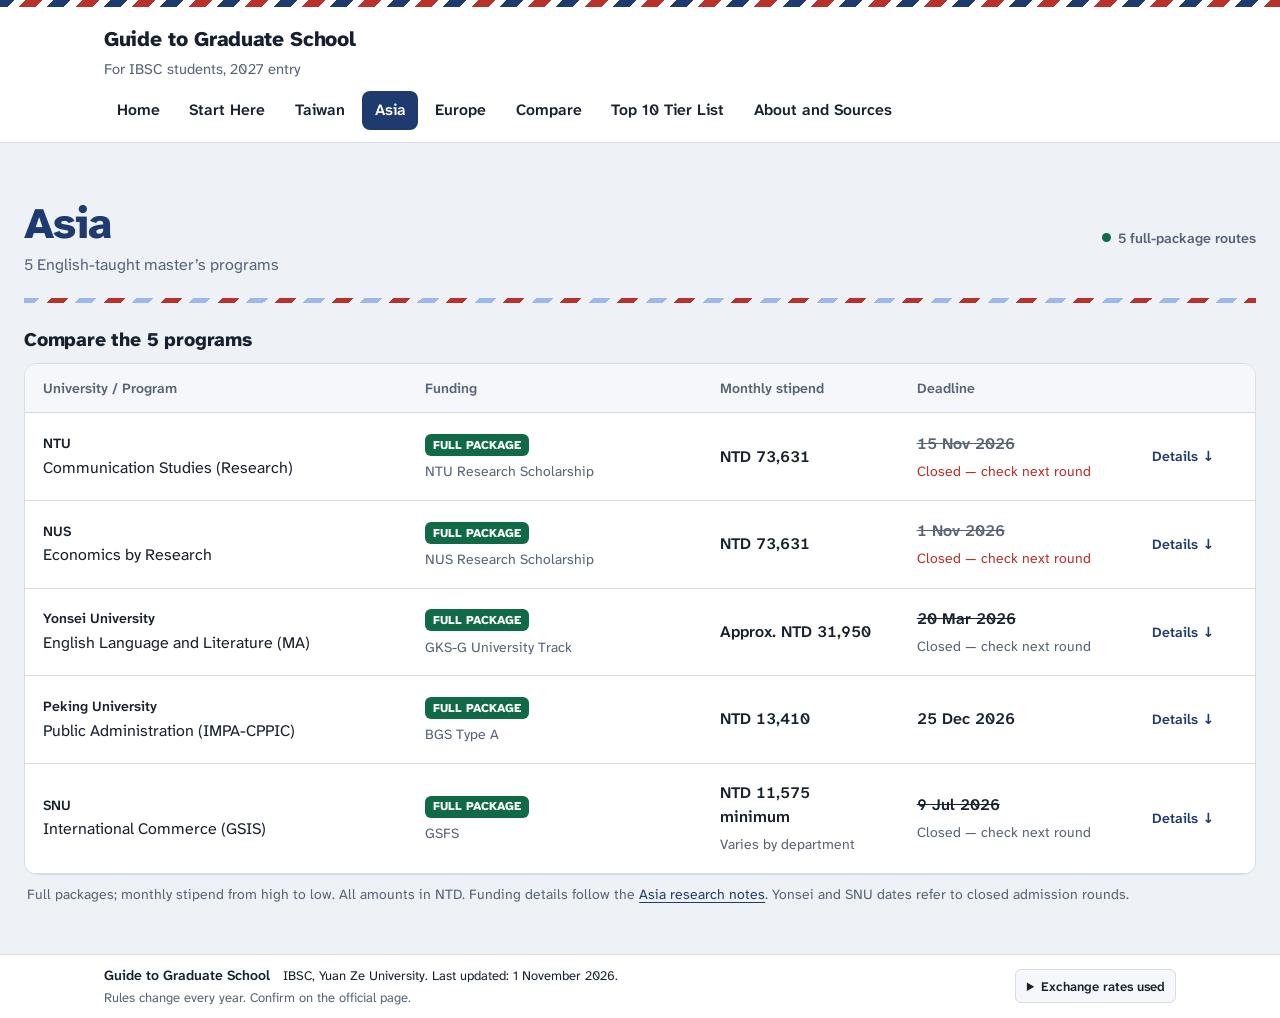
<file: asia.html>
<!doctype html>
<html lang="en">
<head>
<meta charset="utf-8">
<meta name="viewport" content="width=device-width, initial-scale=1">
<title>Asia | Guide to Graduate School</title>
<meta name="description" content="Fully funded and partly funded master&#x27;s programs for IBSC students: funding, fees, documents and deadlines.">
<link rel="preconnect" href="https://fonts.googleapis.com">
<link rel="preconnect" href="https://fonts.gstatic.com" crossorigin>
<link rel="stylesheet" href="https://fonts.googleapis.com/css2?family=Atkinson+Hyperlegible+Next:ital,wght@0,400;0,600;0,800;1,400&display=swap">
<link rel="stylesheet" href="style.css?v=10">
<link rel="stylesheet" href="region-pages.css?v=10">
<script>function imgFail(i){var n=(i.getAttribute('data-next')||'').split('|').filter(Boolean);if(n.length){i.setAttribute('data-next',n.slice(1).join('|'));i.src=n[0];}else{var f=i.closest('.frame');if(f)f.classList.add('noimg');i.remove();}}</script>
<noscript><style>
.overview-table>tbody>tr.inline-profile-row[hidden]{display:table-row!important}
@media(max-width:760px){.overview-table>tbody>tr.inline-profile-row[hidden]{display:block!important}}
</style></noscript>
</head>
<body>
<a class="skip" href="#main">Skip to content</a>
<header class="site-head">
  <div class="wrap head-row">
    <a class="brand" href="index.html"><span class="brand-name">Guide to Graduate School</span><span class="brand-for">For IBSC students, 2027 entry</span></a>
  </div>
  <nav class="wrap" aria-label="Main menu"><ul class="nav"><li><a href="index.html">Home</a></li><li><a href="start-here.html">Start Here</a></li><li><a href="taiwan.html">Taiwan</a></li><li><a href="asia.html" aria-current="page">Asia</a></li><li><a href="europe.html">Europe</a></li><li><a href="compare.html">Compare</a></li><li><a href="top-10.html">Top 10 Tier List</a></li><li><a href="about.html">About and Sources</a></li></ul></nav>
</header>
<main id="main" class="wrap region-page region-asia">
<header class="region-heading"><div><h1>Asia</h1><p>5 English-taught master’s programs</p></div><p class="region-counts"><span><i class="funding-dot full-dot" aria-hidden="true"></i>5 full-package routes</span></p></header>
<section class="glance" id="glance" aria-labelledby="glance-t"><div class="region-section-heading"><h2 id="glance-t">Compare the 5 programs</h2></div><div class="overview-scroll"><table class="overview-table"><thead><tr><th scope="col">University / Program</th><th scope="col">Funding</th><th scope="col">Monthly stipend</th><th scope="col">Deadline</th><th scope="col"><span class="sr">Open profile</span></th></tr></thead><tbody><tr class="overview-row" data-date="2026-11-15"><th scope="row"><a class="program-name" href="#ntu" data-profile-open="ntu" aria-controls="ntu-row" aria-expanded="false"><span class="row-school">NTU</span><span>Communication Studies (Research)</span></a></th><td data-label="Funding"><span class="badge full">FULL PACKAGE</span><small>NTU Research Scholarship</small></td><td data-label="Monthly stipend"><strong>NTD 73,631</strong></td><td data-label="Deadline" class="row-deadline"><strong>15 Nov 2026</strong><small class="deadline-status"></small></td><td class="row-action"><a href="#ntu" data-profile-open="ntu" aria-controls="ntu-row" aria-expanded="false" aria-label="Open NTU profile">Details <span aria-hidden="true">↓</span></a></td></tr><tr class="inline-profile-row" id="ntu-row" data-profile-row="ntu" hidden><td colspan="5"><article class="prog" id="ntu" aria-labelledby="ntu-t">
<header class="prog-head">
<div class="prog-title"><p class="profile-index">01 / 05</p><p class="uni">Nanyang Technological University (NTU)</p><h2 id="ntu-t">Communication Studies (Research)</h2><p class="profile-brief">Communication research for media and campaign strategy.</p><dl class="profile-meta"><div><dt>Location</dt><dd>Singapore, Singapore</dd></div><div><dt>Duration</dt><dd>2 years (4 semesters)</dd></div><div><dt>Language</dt><dd>English</dd></div></dl><ul class="profile-links"><li><a href="https://www.ntu.edu.sg/education/graduate-programme/master-of-communication-studies" target="_blank" rel="noopener">Program page</a></li><li><a href="https://www.ntu.edu.sg/wkwsci" target="_blank" rel="noopener">School website</a></li><li><a href="https://www.ntu.edu.sg/" target="_blank" rel="noopener">University website</a></li></ul></div>
<figure class="campus"><div class="frame"><img src="images/ntu-campus.jpg" data-next="https://drive.google.com/thumbnail?id=15W29OB_W8old5DHnWE94cpAM-AULzebZ&amp;sz=w1200|https://lh3.googleusercontent.com/d/15W29OB_W8old5DHnWE94cpAM-AULzebZ=w1200" alt="The Hive, NTU&#x27;s round, stacked learning building, among trees" loading="lazy" decoding="async" onerror="imgFail(this)"><span class="ph">Image coming soon<br><small>images/ntu-campus.jpg</small></span></div><figcaption>Photo: Official Nanyang Technological University History Portal</figcaption></figure>
</header>
<dl class="profile-quick" id="ntu-facts"><div data-fact="funding"><dt><svg class="ui-icon" aria-hidden="true" focusable="false"><use href="icons.svg#funding"></use></svg><span>Funding</span></dt><dd><span class="badge full">FULL PACKAGE</span><small>Research scholarship</small></dd></div><div data-fact="stipend"><dt><svg class="ui-icon" aria-hidden="true" focusable="false"><use href="icons.svg#funding"></use></svg><span>Monthly stipend</span></dt><dd><strong>NTD 73,631</strong></dd></div><div data-fact="tuition"><dt><svg class="ui-icon" aria-hidden="true" focusable="false"><use href="icons.svg#tuition"></use></svg><span>Tuition covered</span></dt><dd><strong>100%</strong></dd></div><div data-fact="fee"><dt><svg class="ui-icon" aria-hidden="true" focusable="false"><use href="icons.svg#fee"></use></svg><span>Application fee</span></dt><dd><strong>NTD 1,371</strong></dd></div><div data-date="2026-11-15" data-fact="deadline"><dt><svg class="ui-icon" aria-hidden="true" focusable="false"><use href="icons.svg#calendar"></use></svg><span>Apply by</span></dt><dd><strong>15 Nov 2026</strong><small class="deadline-status"></small></dd></div><div data-fact="tests"><dt><svg class="ui-icon" aria-hidden="true" focusable="false"><use href="icons.svg#tests"></use></svg><span>Tests &amp; English proof</span></dt><dd><strong>IELTS 7.0+ (6.5 each)</strong><small>English-taught degree waiver; TOEFL not accepted.</small><a class="quick-tests-link" href="#ntu-s5">View test requirements <span aria-hidden="true">↗</span></a></dd></div></dl>
<p class="profile-caution"><span aria-hidden="true">!</span>Assistantship duties required</p>
<details class="profile-full" id="ntu-full"><summary><span class="full-label">Study, funding &amp; application</span><span class="full-action" aria-hidden="true">+</span></summary><div class="profile-full-body">
<div class="study-grid"><div class="study-notes"><section class="psec study-card" aria-labelledby="ntu-s2"><h3 id="ntu-s2"><span class="pn" aria-hidden="true">2</span>What you’ll study</h3><div class="pc"><p>Research strategic communication, digital media, human-computer interaction and media policy at the Wee Kim Wee School.</p></div></section><section class="psec study-card" aria-labelledby="ntu-s3"><h3 id="ntu-s3"><span class="pn" aria-hidden="true">3</span>Your IBSC connection</h3><div class="pc"><p>Builds on IBSC communication theory and research methods. Suits students ready for independent communication research.</p></div></section></div><aside class="study-courses" aria-label="Course connections"><h4>Course connections</h4><ul class="courses"><li>CI7012 Communication Theory</li><li>CI7014 Advanced Quantitative Research Methods in Communication and Information</li><li>CI7108 Media Influence and Persuasion</li></ul></aside></div>
<section class="psec funding-section" aria-labelledby="ntu-s4"><h3 id="ntu-s4"><span class="pn" aria-hidden="true">4</span><svg class="ui-icon" aria-hidden="true" focusable="false"><use href="icons.svg#funding"></use></svg>Funding</h3><div class="pc"><div class="fund full"><h4>NTU Research Scholarship with the Graduate Assistantship Programme (GAP) <span class="kind full">Full package</span></h4><p class="funding-provider"><span>Funded by</span> NTU Research Scholarship and Graduate Assistantship Programme (GAP).</p><dl class="funding-summary"><div class="financial-row"><dt>Tuition support</dt><dd>100%, for up to 2 years (4 semesters).</dd></div><div class="financial-row"><dt>Monthly stipend</dt><dd><strong class="money-value">NTD 73,631</strong>.</dd></div><div><dt>Who can apply</dt><dd>Full-time Master&#x27;s by Research students with an Honours (Distinction) degree or equivalent. No service bond.</dd></div><div><dt>How to apply</dt><dd>Select NTU Research Scholarship in the admission application.</dd></div><div><dt>Selection and renewal</dt><dd>Competitive. Keep a CGPA of at least 3.00 and complete GAP teaching or research duties.</dd></div></dl><p class="fsrc">Source: <a href="https://www.ntu.edu.sg/admissions/graduate/financialmatters/scholarships/rss" target="_blank" rel="noopener">NTU Research Scholarship</a></p></div></div></section>
<section class="psec application-section" aria-labelledby="ntu-s6"><h3 id="ntu-s6"><span class="pn" aria-hidden="true">6</span><svg class="ui-icon" aria-hidden="true" focusable="false"><use href="icons.svg#calendar"></use></svg>Plan your application</h3><div class="pc"><dl class="dls"><div class="hot"><dt>Application deadline</dt><dd>15 November 2026</dd></div><div class="hot"><dt>Scholarship deadline</dt><dd>Same as the application</dd></div><div class=""><dt>Start date</dt><dd>1 August 2027</dd></div></dl></div></section>
<details class="psec profile-detail" aria-labelledby="ntu-s5"><summary id="ntu-s5"><span class="pn" aria-hidden="true">5</span><svg class="ui-icon" aria-hidden="true" focusable="false"><use href="icons.svg#tests"></use></svg>Requirements and documents<span class="detail-hint">View details</span></summary><div class="pc"><div class="tablewrap"><table class="req"><caption class="sr">Requirements and documents for NTU, Communication Studies by Research (WKWSCI)</caption><thead><tr><th scope="col">Item</th><th scope="col">Status</th><th scope="col">What you need</th></tr></thead><tbody><tr class="st-R"><th scope="row">GPA</th><td class="stc"><span class="chip c-R">Required</span></td><td>Honours (Distinction), CGPA 4.25 out of 5.00.</td></tr><tr class="priority-row st-R"><th scope="row"><svg class="ui-icon" aria-hidden="true" focusable="false"><use href="icons.svg#tests"></use></svg>Language</th><td class="stc"><span class="chip c-R">Required</span></td><td>IELTS Academic 7.0+ (at least 6.5 per component), taken within 2 years, if the degree was not English-taught. TOEFL is not accepted.</td></tr><tr class="st-R"><th scope="row">Transcripts</th><td class="stc"><span class="chip c-R">Required</span></td><td>All undergraduate transcripts.</td></tr><tr class="st-R"><th scope="row">Diploma</th><td class="stc"><span class="chip c-R">Required</span></td><td>Degree or expected-graduation certificate.</td></tr><tr class="st-O"><th scope="row">Thesis</th><td class="stc"><span class="chip c-O">Optional</span></td><td>Optional: research or portfolio samples.</td></tr><tr class="st-R"><th scope="row">Research proposal / Study plan</th><td class="stc"><span class="chip c-R">Required</span></td><td>1,500-word research proposal: research question, significance, literature review, methods and references; align with potential faculty advisors.</td></tr><tr class="st-O"><th scope="row">Contact with an advisor</th><td class="stc"><span class="chip c-O">Optional</span></td><td>Recommended: contact professors first.</td></tr><tr class="st-R"><th scope="row">Personal statement</th><td class="stc"><span class="chip c-R">Required</span></td><td>Required.</td></tr><tr class="st-R"><th scope="row">Recommendation letters</th><td class="stc"><span class="chip c-R">Required</span></td><td>2 academic referee reports, online.</td></tr><tr class="st-R"><th scope="row">CV / Résumé</th><td class="stc"><span class="chip c-R">Required</span></td><td>Required.</td></tr><tr class="st-R"><th scope="row">Passport or ID</th><td class="stc"><span class="chip c-R">Required</span></td><td>Passport bio-data page.</td></tr><tr class="priority-row st-R"><th scope="row"><svg class="ui-icon" aria-hidden="true" focusable="false"><use href="icons.svg#fee"></use></svg>Application fee</th><td class="stc"><span class="chip c-R">Required</span></td><td>NTD 1,371, non-refundable; pay through the online application portal.</td></tr><tr class="st-R"><th scope="row">Translations of documents</th><td class="stc"><span class="chip c-R">Required</span></td><td>Certified English translations.</td></tr><tr class="st-R"><th scope="row">Authentication of documents</th><td class="stc"><span class="chip c-R">Required</span></td><td>Originals checked at matriculation.</td></tr><tr class="st-R"><th scope="row">Other</th><td class="stc"><span class="chip c-R">Required</span></td><td>Interview for overseas graduates.</td></tr><tr class="priority-row st-N"><th scope="row"><svg class="ui-icon" aria-hidden="true" focusable="false"><use href="icons.svg#tests"></use></svg>Optional tests (GRE, GMAT, TOCFL, TOPIK)</th><td class="stc"><span class="chip c-N">Not required</span></td><td>GRE not required.</td></tr></tbody></table></div></div></details>
<details class="psec profile-detail profile-facts" aria-labelledby="ntu-s1"><summary id="ntu-s1">Full program facts<span class="detail-hint">View details</span></summary><div class="pc"><dl class="fields"><div><dt>University</dt><dd>Nanyang Technological University (NTU)</dd></div><div><dt>Program</dt><dd>Master of Communication Studies (Research), Wee Kim Wee School of Communication and Information (WKWSCI)</dd></div><div><dt>Degree</dt><dd>Master of Arts (MA)</dd></div><div><dt>Length</dt><dd>2 years (4 semesters)</dd></div><div><dt>City and country</dt><dd>Singapore, Singapore</dd></div><div><dt>Language</dt><dd>English</dd></div></dl></div></details>
<details class="psec profile-detail" aria-labelledby="ntu-s7"><summary id="ntu-s7"><span class="pn" aria-hidden="true">7</span>Screenshots<span class="detail-hint">View details</span></summary><div class="pc"><div class="shots"><figure class="shot"><div class="frame"><a class="zoom" href="images/ntu-funding.png" target="_blank" rel="noopener" aria-label="Open full size: Screenshot of the NTU Research Scholarship page"><img src="images/ntu-funding.png" data-next="" alt="Screenshot of the NTU Research Scholarship page" loading="lazy" decoding="async" onerror="imgFail(this)"></a><span class="ph">Image coming soon<br><small>images/ntu-funding.png</small></span></div><figcaption><strong>Funding.</strong> Taken 1 November 2026. <a href="https://www.ntu.edu.sg/admissions/graduate/financialmatters/scholarships/rss" target="_blank" rel="noopener">Official source</a>. Select to enlarge.</figcaption></figure><figure class="shot"><div class="frame"><a class="zoom" href="images/evidence-ntu-requirements.jpg" target="_blank" rel="noopener" aria-label="Open full size: Screenshot of the NTU WKWSCI Master&#x27;s by Research admission requirements"><img src="images/evidence-ntu-requirements.jpg" data-next="https://drive.google.com/thumbnail?id=17h2O82K1HG0InvQyXpgz_Y9EqJRWPpWW&amp;sz=w1600|https://lh3.googleusercontent.com/d/17h2O82K1HG0InvQyXpgz_Y9EqJRWPpWW=w1600" alt="Screenshot of the NTU WKWSCI Master&#x27;s by Research admission requirements" loading="lazy" decoding="async" onerror="imgFail(this)"></a><span class="ph">Evidence image unavailable</span></div><figcaption><strong>Requirements.</strong> Taken 29 October 2026. Select to enlarge. <a href="https://drive.google.com/file/d/17h2O82K1HG0InvQyXpgz_Y9EqJRWPpWW/view" target="_blank" rel="noopener">Original source</a>.</figcaption></figure></div></div></details>
<details class="psec profile-detail" aria-labelledby="ntu-s8"><summary id="ntu-s8"><span class="pn" aria-hidden="true">8</span>Contact and sources<span class="detail-hint">View details</span></summary><div class="pc"><ul class="contacts"><li><span class="cl">Admissions:</span> <a href="mailto:wkwsci_gradresearch@ntu.edu.sg">wkwsci_gradresearch@ntu.edu.sg</a></li></ul><p class="label">Sources</p><ol class="srcs"><li><a href="https://docs.google.com/document/d/18wbZId42TlIRk0OrQrO9sCHJWErO-pef_dGL6AdICsY/edit?usp=sharing" target="_blank" rel="noopener">Asia research notes</a></li><li><a href="https://www.ntu.edu.sg/wkwsci" target="_blank" rel="noopener">NTU WKWSCI research programmes</a></li><li><a href="https://www.ntu.edu.sg/admissions/graduate/financialmatters/scholarships/rss" target="_blank" rel="noopener">NTU Research Scholarship</a></li><li><a href="https://www.ntu.edu.sg/admissions/matriculation/academic-calendars" target="_blank" rel="noopener">NTU academic calendars</a></li><li><a href="https://www.ntu.edu.sg/" target="_blank" rel="noopener">Nanyang Technological University</a></li></ol><p class="checked">Research notes last checked: 29 October 2026.</p></div></details>
</div></details>
<p class="back"><a href="#glance">Back to comparison ↑</a></p>
</article></td></tr><tr class="overview-row" data-date="2026-11-01"><th scope="row"><a class="program-name" href="#nus" data-profile-open="nus" aria-controls="nus-row" aria-expanded="false"><span class="row-school">NUS</span><span>Economics by Research</span></a></th><td data-label="Funding"><span class="badge full">FULL PACKAGE</span><small>NUS Research Scholarship</small></td><td data-label="Monthly stipend"><strong>NTD 73,631</strong></td><td data-label="Deadline" class="row-deadline"><strong>1 Nov 2026</strong><small class="deadline-status"></small></td><td class="row-action"><a href="#nus" data-profile-open="nus" aria-controls="nus-row" aria-expanded="false" aria-label="Open NUS profile">Details <span aria-hidden="true">↓</span></a></td></tr><tr class="inline-profile-row" id="nus-row" data-profile-row="nus" hidden><td colspan="5"><article class="prog" id="nus" aria-labelledby="nus-t">
<header class="prog-head">
<div class="prog-title"><p class="profile-index">02 / 05</p><p class="uni">National University of Singapore (NUS)</p><h2 id="nus-t">Economics by Research</h2><p class="profile-brief">Economics research with a strong quantitative focus.</p><dl class="profile-meta"><div><dt>Location</dt><dd>Kent Ridge, Singapore</dd></div><div><dt>Duration</dt><dd>2 years full-time (maximum 3 years)</dd></div><div><dt>Language</dt><dd>English</dd></div></dl><ul class="profile-links"><li><a href="https://fass.nus.edu.sg/ecs/master-of-social-sciences-research/" target="_blank" rel="noopener">Program page</a></li><li><a href="https://www.nus.edu.sg/" target="_blank" rel="noopener">University website</a></li></ul></div>
<figure class="campus"><div class="frame"><img src="images/nus-campus.jpg" data-next="https://drive.google.com/thumbnail?id=13FottnzxMVKwvXX3y60CO0UPYyBBb9xp&amp;sz=w1200|https://lh3.googleusercontent.com/d/13FottnzxMVKwvXX3y60CO0UPYyBBb9xp=w1200" alt="Orange NUS sign in front of campus buildings and gardens" loading="lazy" decoding="async" onerror="imgFail(this)"><span class="ph">Image coming soon<br><small>images/nus-campus.jpg</small></span></div><figcaption>Photo: National University of Singapore</figcaption></figure>
</header>
<dl class="profile-quick" id="nus-facts"><div data-fact="funding"><dt><svg class="ui-icon" aria-hidden="true" focusable="false"><use href="icons.svg#funding"></use></svg><span>Funding</span></dt><dd><span class="badge full">FULL PACKAGE</span><small>Research scholarship</small></dd></div><div data-fact="stipend"><dt><svg class="ui-icon" aria-hidden="true" focusable="false"><use href="icons.svg#funding"></use></svg><span>Monthly stipend</span></dt><dd><strong>NTD 73,631</strong></dd></div><div data-fact="tuition"><dt><svg class="ui-icon" aria-hidden="true" focusable="false"><use href="icons.svg#tuition"></use></svg><span>Tuition covered</span></dt><dd><strong>100%</strong></dd></div><div data-fact="fee"><dt><svg class="ui-icon" aria-hidden="true" focusable="false"><use href="icons.svg#fee"></use></svg><span>Application fee</span></dt><dd><strong>NTD 1,270</strong></dd></div><div data-date="2026-11-01" data-fact="deadline"><dt><svg class="ui-icon" aria-hidden="true" focusable="false"><use href="icons.svg#calendar"></use></svg><span>Apply by</span></dt><dd><strong>1 Nov 2026</strong><small class="deadline-status"></small></dd></div><div data-fact="tests"><dt><svg class="ui-icon" aria-hidden="true" focusable="false"><use href="icons.svg#tests"></use></svg><span>Tests &amp; English proof</span></dt><dd><strong>IELTS 7.0+ / TOEFL iBT 85+ (W22+)</strong><small>GRE optional; strong Quant can help.</small><a class="quick-tests-link" href="#nus-s5">View test requirements <span aria-hidden="true">↗</span></a></dd></div></dl>
<p class="profile-caution"><span aria-hidden="true">!</span>Economics or quantitative honours degree required</p>
<details class="profile-full" id="nus-full"><summary><span class="full-label">Study, funding &amp; application</span><span class="full-action" aria-hidden="true">+</span></summary><div class="profile-full-body">
<div class="study-grid"><div class="study-notes"><section class="psec study-card" aria-labelledby="nus-s2"><h3 id="nus-s2"><span class="pn" aria-hidden="true">2</span>What you’ll study</h3><div class="pc"><p>A research degree in economics, with core coursework and independent research. Applicants need an honours degree in economics or a quantitative field.</p></div></section><section class="psec study-card" aria-labelledby="nus-s3"><h3 id="nus-s3"><span class="pn" aria-hidden="true">3</span>Your IBSC connection</h3><div class="pc"><p>Useful for media analytics and digital-market research. IBSC applicants still need the required economics or quantitative background.</p></div></section></div><aside class="study-courses" aria-label="Course connections"><h4>Course connections</h4><ul class="courses"><li>EC5323 Text Analysis for Economists (NLP, topic models and LLMs in Python)</li><li>EC5322 Industrial Organisation (market structure and competitive strategy)</li><li>EC5319 Experimental Economics (decision-making and consumer behavior)</li></ul></aside></div>
<section class="psec funding-section" aria-labelledby="nus-s4"><h3 id="nus-s4"><span class="pn" aria-hidden="true">4</span><svg class="ui-icon" aria-hidden="true" focusable="false"><use href="icons.svg#funding"></use></svg>Funding</h3><div class="pc"><div class="fund full"><h4>NUS Research Scholarship with the Graduate Assistantship Programme (GAP) <span class="kind full">Full package</span></h4><p class="funding-provider"><span>Funded by</span> NUS Research Scholarship and Graduate Assistantship Programme (GAP).</p><dl class="funding-summary"><div class="financial-row"><dt>Tuition support</dt><dd>100%, for up to 2 years.</dd></div><div class="financial-row"><dt>Monthly stipend</dt><dd><strong class="money-value">NTD 73,631</strong>.</dd></div><div><dt>Who can apply</dt><dd><ul class="fund-points"><li>Singaporeans, permanent residents and international students with at least Second Class (Upper) Honours.</li><li>International students must complete GAP duties.</li></ul></dd></div><div><dt>How to apply</dt><dd>Select the scholarship option in your admission application.</dd></div><div><dt>Selection and renewal</dt><dd>Competitive. Renewed each semester with satisfactory progress.</dd></div></dl><p class="fsrc">Source: <a href="https://www.nus.edu.sg/registrar/administrative-policies-procedures/graduate/graduate-fees" target="_blank" rel="noopener">NUS graduate research fees and scholarships</a></p></div></div></section>
<section class="psec application-section" aria-labelledby="nus-s6"><h3 id="nus-s6"><span class="pn" aria-hidden="true">6</span><svg class="ui-icon" aria-hidden="true" focusable="false"><use href="icons.svg#calendar"></use></svg>Plan your application</h3><div class="pc"><dl class="dls"><div class="hot"><dt>Application deadline</dt><dd>1 November 2026</dd></div><div class="hot"><dt>Scholarship deadline</dt><dd>1 November 2026 (reviewed with the application, no separate deadline)</dd></div><div class=""><dt>Start date</dt><dd>9 August 2027</dd></div></dl></div></section>
<details class="psec profile-detail" aria-labelledby="nus-s5"><summary id="nus-s5"><span class="pn" aria-hidden="true">5</span><svg class="ui-icon" aria-hidden="true" focusable="false"><use href="icons.svg#tests"></use></svg>Requirements and documents<span class="detail-hint">View details</span></summary><div class="pc"><div class="tablewrap"><table class="req"><caption class="sr">Requirements and documents for NUS, Social Sciences (Economics by Research)</caption><thead><tr><th scope="col">Item</th><th scope="col">Status</th><th scope="col">What you need</th></tr></thead><tbody><tr class="st-R"><th scope="row">GPA</th><td class="stc"><span class="chip c-R">Required</span></td><td>First Class or Second Upper Honours in Economics or a quantitative field.</td></tr><tr class="priority-row st-R"><th scope="row"><svg class="ui-icon" aria-hidden="true" focusable="false"><use href="icons.svg#tests"></use></svg>Language</th><td class="stc"><span class="chip c-R">Required</span></td><td>TOEFL iBT 85+ (Writing 22+) or IELTS Academic 7.0+. TOEFL Home Edition accepted; IELTS Indicator and One Skill Retake not accepted.</td></tr><tr class="st-R"><th scope="row">Transcripts</th><td class="stc"><span class="chip c-R">Required</span></td><td>Scans of all transcripts, with grading scale.</td></tr><tr class="st-R"><th scope="row">Diploma</th><td class="stc"><span class="chip c-R">Required</span></td><td>Degree scroll or expected-graduation letter.</td></tr><tr class="st-O"><th scope="row">Thesis</th><td class="stc"><span class="chip c-O">Optional</span></td><td>Optional: thesis or papers.</td></tr><tr class="st-R"><th scope="row">Research proposal / Study plan</th><td class="stc"><span class="chip c-R">Required</span></td><td>Research proposal, at least 2 A4 pages.</td></tr><tr class="st-O"><th scope="row">Contact with an advisor</th><td class="stc"><span class="chip c-O">Optional</span></td><td>Recommended before applying. A third referee report is encouraged if a referee is a prospective advisor.</td></tr><tr class="st-R"><th scope="row">Personal statement</th><td class="stc"><span class="chip c-R">Required</span></td><td>Part of the research proposal.</td></tr><tr class="st-R"><th scope="row">Recommendation letters</th><td class="stc"><span class="chip c-R">Required</span></td><td>2 academic referee reports submitted online; referees have 14 days to complete them.</td></tr><tr class="st-R"><th scope="row">CV / Résumé</th><td class="stc"><span class="chip c-R">Required</span></td><td>Required.</td></tr><tr class="st-R"><th scope="row">Passport or ID</th><td class="stc"><span class="chip c-R">Required</span></td><td>Passport bio-data page.</td></tr><tr class="priority-row st-R"><th scope="row"><svg class="ui-icon" aria-hidden="true" focusable="false"><use href="icons.svg#fee"></use></svg>Application fee</th><td class="stc"><span class="chip c-R">Required</span></td><td>NTD 1,270, non-refundable; online credit card/PayNow or bank draft.</td></tr><tr class="st-R"><th scope="row">Translations of documents</th><td class="stc"><span class="chip c-R">Required</span></td><td>Certified English translations.</td></tr><tr class="st-N"><th scope="row">Authentication of documents</th><td class="stc"><span class="chip c-N">Not required</span></td><td>Not at application. Originals after an offer.</td></tr><tr class="st-S"><th scope="row">Other</th><td class="stc"><span class="chip c-S">Not stated</span></td><td>Nothing else stated.</td></tr><tr class="priority-row st-O"><th scope="row"><svg class="ui-icon" aria-hidden="true" focusable="false"><use href="icons.svg#tests"></use></svg>Optional tests (GRE, GMAT, TOCFL, TOPIK)</th><td class="stc"><span class="chip c-O">Optional</span></td><td>GRE optional. A high Quant score helps.</td></tr></tbody></table></div></div></details>
<details class="psec profile-detail profile-facts" aria-labelledby="nus-s1"><summary id="nus-s1">Full program facts<span class="detail-hint">View details</span></summary><div class="pc"><dl class="fields"><div><dt>University</dt><dd>National University of Singapore (NUS)</dd></div><div><dt>Program</dt><dd>Master of Social Sciences (Economics by Research)</dd></div><div><dt>Degree</dt><dd>Master of Social Sciences (MSocSci) by Research</dd></div><div><dt>Length</dt><dd>2 years full-time (maximum 3 years)</dd></div><div><dt>City and country</dt><dd>Kent Ridge, Singapore</dd></div><div><dt>Language</dt><dd>English</dd></div></dl></div></details>
<details class="psec profile-detail" aria-labelledby="nus-s7"><summary id="nus-s7"><span class="pn" aria-hidden="true">7</span>Screenshots<span class="detail-hint">View details</span></summary><div class="pc"><div class="shots"><figure class="shot"><div class="frame"><a class="zoom" href="images/evidence-nus-funding.jpg" target="_blank" rel="noopener" aria-label="Open full size: Screenshot of the NUS research scholarship information showing the tuition waiver and monthly stipend"><img src="images/evidence-nus-funding.jpg" data-next="https://drive.google.com/thumbnail?id=1JCNAc3aQYXO2oDG0cbZLVR7MG73mvb6V&amp;sz=w1600|https://lh3.googleusercontent.com/d/1JCNAc3aQYXO2oDG0cbZLVR7MG73mvb6V=w1600" alt="Screenshot of the NUS research scholarship information showing the tuition waiver and monthly stipend" loading="lazy" decoding="async" onerror="imgFail(this)"></a><span class="ph">Evidence image unavailable</span></div><figcaption><strong>Funding.</strong> Taken 29 October 2026. Select to enlarge. <a href="https://drive.google.com/file/d/1JCNAc3aQYXO2oDG0cbZLVR7MG73mvb6V/view" target="_blank" rel="noopener">Original source</a>.</figcaption></figure><figure class="shot"><div class="frame"><a class="zoom" href="images/evidence-nus-requirements.jpg" target="_blank" rel="noopener" aria-label="Open full size: Screenshot of the NUS Economics MSocSci by Research admission requirements"><img src="images/evidence-nus-requirements.jpg" data-next="https://drive.google.com/thumbnail?id=1FXLIUjRI9HNN0aa3yLtsbGcqhEDXXdhj&amp;sz=w1600|https://lh3.googleusercontent.com/d/1FXLIUjRI9HNN0aa3yLtsbGcqhEDXXdhj=w1600" alt="Screenshot of the NUS Economics MSocSci by Research admission requirements" loading="lazy" decoding="async" onerror="imgFail(this)"></a><span class="ph">Evidence image unavailable</span></div><figcaption><strong>Requirements.</strong> Taken 29 October 2026. Select to enlarge. <a href="https://drive.google.com/file/d/1FXLIUjRI9HNN0aa3yLtsbGcqhEDXXdhj/view" target="_blank" rel="noopener">Original source</a>.</figcaption></figure></div></div></details>
<details class="psec profile-detail" aria-labelledby="nus-s8"><summary id="nus-s8"><span class="pn" aria-hidden="true">8</span>Contact and sources<span class="detail-hint">View details</span></summary><div class="pc"><ul class="contacts"><li><span class="cl">Admissions:</span> <a href="mailto:econ-mss@nus.edu.sg">econ-mss@nus.edu.sg</a></li><li><span class="cl">Admissions:</span> <a href="mailto:econ-phd@nus.edu.sg">econ-phd@nus.edu.sg</a></li></ul><p class="label">Sources</p><ol class="srcs"><li><a href="https://docs.google.com/document/d/18wbZId42TlIRk0OrQrO9sCHJWErO-pef_dGL6AdICsY/edit?usp=sharing" target="_blank" rel="noopener">Asia research notes</a></li><li><a href="https://fass.nus.edu.sg/ecs/" target="_blank" rel="noopener">NUS Department of Economics</a></li><li><a href="https://fass.nus.edu.sg/graduate/research/application-information/" target="_blank" rel="noopener">NUS FASS Graduate Studies by Research: application information</a></li><li><a href="https://www.nus.edu.sg/" target="_blank" rel="noopener">National University of Singapore</a></li><li><a href="https://www.nus.edu.sg/registrar/administrative-policies-procedures/graduate/graduate-fees" target="_blank" rel="noopener">NUS graduate research scholarships and fees</a></li></ol><p class="checked">Research notes last checked: 29 October 2026.</p></div></details>
</div></details>
<p class="back"><a href="#glance">Back to comparison ↑</a></p>
</article></td></tr><tr class="overview-row"><th scope="row"><a class="program-name" href="#yonsei" data-profile-open="yonsei" aria-controls="yonsei-row" aria-expanded="false"><span class="row-school">Yonsei University</span><span>English Language and Literature (MA)</span></a></th><td data-label="Funding"><span class="badge full">FULL PACKAGE</span><small>GKS-G University Track</small></td><td data-label="Monthly stipend"><strong>Approx. NTD 31,950</strong></td><td data-label="Deadline" class="row-deadline"><strong><s>20 Mar 2026</s></strong><small class="deadline-status">Closed — check next round</small></td><td class="row-action"><a href="#yonsei" data-profile-open="yonsei" aria-controls="yonsei-row" aria-expanded="false" aria-label="Open Yonsei University profile">Details <span aria-hidden="true">↓</span></a></td></tr><tr class="inline-profile-row" id="yonsei-row" data-profile-row="yonsei" hidden><td colspan="5"><article class="prog" id="yonsei" aria-labelledby="yonsei-t">
<header class="prog-head">
<div class="prog-title"><p class="profile-index">03 / 05</p><p class="uni">Yonsei University · Graduate School</p><h2 id="yonsei-t">English Language and Literature</h2><p class="profile-brief">Linguistics, literary studies and rhetoric.</p><dl class="profile-meta"><div><dt>Location</dt><dd>Seoul, South Korea</dd></div><div><dt>Duration</dt><dd>2 degree years; a GKS language year may apply</dd></div><div><dt>Language</dt><dd>English</dd></div></dl><ul class="profile-links"><li><a href="https://devcms.yonsei.ac.kr/ysenglish_e/index.do" target="_blank" rel="noopener">Program page</a></li><li><a href="https://www.yonsei.ac.kr/" target="_blank" rel="noopener">University website</a></li></ul></div>
<figure class="campus"><div class="frame"><img src="images/yonsei-campus.jpg" data-next="https://drive.google.com/thumbnail?id=1wa8UGd06K1IrA6wiZ00bZYB03-9915Wk&amp;sz=w1200|https://lh3.googleusercontent.com/d/1wa8UGd06K1IrA6wiZ00bZYB03-9915Wk=w1200" alt="Campus of Yonsei University" loading="lazy" decoding="async" onerror="imgFail(this)"><span class="ph">Image coming soon<br><small>images/yonsei-campus.jpg</small></span></div><figcaption>Photo: Official Yonsei University English Website</figcaption></figure>
</header>
<dl class="profile-quick" id="yonsei-facts"><div data-fact="funding"><dt><svg class="ui-icon" aria-hidden="true" focusable="false"><use href="icons.svg#funding"></use></svg><span>Funding</span></dt><dd><span class="badge full">FULL PACKAGE</span><small>GKS-G University Track</small></dd></div><div data-fact="stipend"><dt><svg class="ui-icon" aria-hidden="true" focusable="false"><use href="icons.svg#funding"></use></svg><span>Monthly stipend</span></dt><dd><strong>Approx. NTD 31,950</strong></dd></div><div data-fact="tuition"><dt><svg class="ui-icon" aria-hidden="true" focusable="false"><use href="icons.svg#tuition"></use></svg><span>Tuition covered</span></dt><dd><strong>100%</strong><small>Up to 2 years</small></dd></div><div data-fact="fee"><dt><svg class="ui-icon" aria-hidden="true" focusable="false"><use href="icons.svg#fee"></use></svg><span>Application fee</span></dt><dd><strong>NTD 0</strong><small>GKS University Track</small></dd></div><div data-fact="deadline"><dt><svg class="ui-icon" aria-hidden="true" focusable="false"><use href="icons.svg#calendar"></use></svg><span>Apply by</span></dt><dd><strong><s>20 Mar 2026</s></strong><small>Source round closed; 2027 dates not provided</small></dd></div><div data-fact="tests"><dt><svg class="ui-icon" aria-hidden="true" focusable="false"><use href="icons.svg#tests"></use></svg><span>Tests &amp; English proof</span></dt><dd><strong>IELTS 7.0+ / TOEFL iBT 100+</strong><small>Official scores required, including IBSC graduates.</small><a class="quick-tests-link" href="#yonsei-s5">View test requirements <span aria-hidden="true">↗</span></a></dd></div></dl>
<p class="profile-caution"><span aria-hidden="true">!</span> GKS-G University Track; the source lists the 2026 round. Check the next call before applying.</p>
<details class="profile-full" id="yonsei-full"><summary><span class="full-label">Study, funding &amp; application</span><span class="full-action" aria-hidden="true">+</span></summary><div class="profile-full-body">
<div class="study-grid"><div class="study-notes"><section class="psec study-card" aria-labelledby="yonsei-s2"><h3 id="yonsei-s2"><span class="pn" aria-hidden="true">2</span>What you’ll study</h3><div class="pc"><p>An English-taught MA covering English linguistics, literature and culture, and rhetoric and composition. Develop critical analysis, literary research, discourse analysis and linguistic theory through two years of graduate study.</p></div></section><section class="psec study-card" aria-labelledby="yonsei-s3"><h3 id="yonsei-s3"><span class="pn" aria-hidden="true">3</span>Your IBSC connection</h3><div class="pc"><p>Apply linguistic theory, discourse analysis and cultural frameworks to public communication and persuasion. The programme connects IBSC’s strategic communication foundation with advanced linguistic and cultural analysis.</p></div></section></div><aside class="study-courses" aria-label="Course connections"><h4>Course connections</h4><ul class="courses"><li>Discourse Analysis in English</li><li>Cultural Studies: Key Concepts and Issues</li><li>Conversation Analysis and Institutional Interaction</li></ul></aside></div>
<section class="psec funding-section" aria-labelledby="yonsei-s4"><h3 id="yonsei-s4"><span class="pn" aria-hidden="true">4</span><svg class="ui-icon" aria-hidden="true" focusable="false"><use href="icons.svg#funding"></use></svg>Funding</h3><div class="pc"><div class="fund full"><h4>Global Korea Scholarship (GKS-G) — University Track <span class="kind full">Full package</span></h4><p class="funding-provider"><span>Funded by</span> Korean Government / Ministry of Education, administered by NIIED.</p><dl class="funding-summary"><div class="financial-row"><dt>Tuition support</dt><dd><ul class="fund-points"><li>100% tuition waiver for up to 2 years.</li><li>An additional 1-year Korean language programme, if required.</li></ul></dd></div><div class="financial-row"><dt>Monthly stipend</dt><dd>Approximately <strong class="money-value">NTD 31,950</strong>/month.</dd></div><div class="financial-row"><dt>Other benefits</dt><dd><ul class="fund-points"><li>Round-trip economy airfare and language training support.</li><li>Medical insurance and TOPIK Level 5/6 grants.</li></ul></dd></div><div><dt>Who can apply</dt><dd><ul class="fund-points"><li>Applicant and both parents must be non-Korean; accredited bachelor’s degree required.</li><li>Minimum CGPA: 2.64/4.0, 2.80/4.3, 2.91/4.5 or 3.23/5.0; alternatively 80/100 or top 20% of the class.</li></ul></dd></div><div><dt>How to apply</dt><dd>Separate application required: submit official NIIED forms directly to Yonsei by post or in person.</dd></div><div><dt>Selection and renewal</dt><dd>Highly competitive; maintain satisfactory academic progress.</dd></div></dl><p class="fsrc">The source gives 2026 application dates; it does not provide a 2027 deadline.</p><p class="fsrc">Content source: <a href="https://docs.google.com/document/d/18wbZId42TlIRk0OrQrO9sCHJWErO-pef_dGL6AdICsY/edit?usp=sharing" target="_blank" rel="noopener">Asia research notes</a>.</p></div></div></section>
<section class="psec application-section" aria-labelledby="yonsei-s6"><h3 id="yonsei-s6"><span class="pn" aria-hidden="true">6</span><svg class="ui-icon" aria-hidden="true" focusable="false"><use href="icons.svg#calendar"></use></svg>Plan your application</h3><div class="pc"><dl class="dls"><div><dt>Application deadline in the source</dt><dd><strong>20 March 2026, 17:00 KST</strong> — closed.</dd></div><div><dt>Start date in the source</dt><dd><strong>1 September 2026</strong>.</dd></div><div><dt>Next application round</dt><dd>2027 dates are not provided in the source document; check the next GKS notice.</dd></div></dl></div></section>
<details class="psec profile-detail" aria-labelledby="yonsei-s5"><summary id="yonsei-s5"><span class="pn" aria-hidden="true">5</span><svg class="ui-icon" aria-hidden="true" focusable="false"><use href="icons.svg#tests"></use></svg>Requirements and documents<span class="detail-hint">View details</span></summary><div class="pc"><div class="tablewrap"><table class="req"><caption class="sr">Requirements and documents for YONSEI</caption><thead><tr><th scope="col">Item</th><th scope="col">Status</th><th scope="col">What you need</th></tr></thead><tbody><tr class="st-R"><th scope="row">GPA</th><td class="stc"><span class="chip c-R">Required</span></td><td>GKS minimum: 2.64/4.0, 2.80/4.3, 2.91/4.5 or 3.23/5.0; alternatively 80/100 or top 20% class rank.</td></tr><tr class="priority-row st-R"><th scope="row"><svg class="ui-icon" aria-hidden="true" focusable="false"><use href="icons.svg#tests"></use></svg>Language</th><td class="stc"><span class="chip c-R">Required</span></td><td>TOEFL iBT 100+ or IELTS Academic 7.0+. An English-taught degree certificate such as IBSC may be submitted, but the department still requires official test scores.</td></tr><tr class="st-R"><th scope="row">Transcripts</th><td class="stc"><span class="chip c-R">Required</span></td><td>Official undergraduate transcripts in English or Korean, with apostille or consular authentication.</td></tr><tr class="st-R"><th scope="row">Diploma</th><td class="stc"><span class="chip c-R">Required</span></td><td>Bachelor’s diploma/graduation certificate with apostille or consular authentication. Expected-graduation certificate accepted if graduation meets the NIIED deadline.</td></tr><tr class="st-N"><th scope="row">Thesis</th><td class="stc"><span class="chip c-N">Not required</span></td><td>An undergraduate thesis is not required for application; an abstract under 5 pages may be submitted. A master’s thesis is required to complete the degree.</td></tr><tr class="st-R"><th scope="row">Research proposal / Study plan</th><td class="stc"><span class="chip c-R">Required</span></td><td>GKS Form 3, 2–3 pages covering language goals, study objectives and research plans.</td></tr><tr class="st-O"><th scope="row">Contact with an advisor</th><td class="stc"><span class="chip c-O">Optional</span></td><td>Recommended to align research interests; pre-application contact is not mandatory.</td></tr><tr class="st-R"><th scope="row">Personal statement</th><td class="stc"><span class="chip c-R">Required</span></td><td>GKS Form 2, 1–2 pages on academic background, motivation and career goals.</td></tr><tr class="st-R"><th scope="row">Recommendation letters</th><td class="stc"><span class="chip c-R">Required</span></td><td>2 official letters from professors, using GKS Form 4 / Yonsei requirements, in signed envelopes.</td></tr><tr class="st-O"><th scope="row">CV / Résumé</th><td class="stc"><span class="chip c-O">Optional</span></td><td>Standard CV covering academic qualifications, publications or work experience.</td></tr><tr class="st-R"><th scope="row">Passport or ID</th><td class="stc"><span class="chip c-R">Required</span></td><td>Passport copies for the applicant and both parents, with proof of family relationship.</td></tr><tr class="priority-row st-N"><th scope="row"><svg class="ui-icon" aria-hidden="true" focusable="false"><use href="icons.svg#fee"></use></svg>Application fee</th><td class="stc"><span class="chip c-N">Not required</span></td><td>NTD 0 for the GKS University Track application.</td></tr><tr class="st-R"><th scope="row">Translations of documents</th><td class="stc"><span class="chip c-R">Required</span></td><td>Certified/notarized English or Korean translations of documents in other languages.</td></tr><tr class="st-R"><th scope="row">Authentication of documents</th><td class="stc"><span class="chip c-R">Required</span></td><td>Apostille or Korean consular legalization for degree certificates and official transcripts.</td></tr><tr class="st-R"><th scope="row">Other</th><td class="stc"><span class="chip c-R">Required</span></td><td>GKS Forms 1, 5, 6 and 7: application, applicant agreement, personal medical assessment and consent.</td></tr><tr class="priority-row st-O"><th scope="row"><svg class="ui-icon" aria-hidden="true" focusable="false"><use href="icons.svg#tests"></use></svg>Optional tests and evidence</th><td class="stc"><span class="chip c-O">Optional</span></td><td><ul class="fund-points"><li>GRE/GMAT are not mandatory; strong scores can support the application.</li><li>TOPIK is recommended. Level 3+ earns GKS evaluation bonus points.</li><li>Research abstracts or professional achievements, within 5 pages.</li></ul></td></tr></tbody></table></div></div></details>
<details class="psec profile-detail profile-facts" aria-labelledby="yonsei-s1"><summary id="yonsei-s1">Full program facts<span class="detail-hint">View details</span></summary><div class="pc"><dl class="fields"><div><dt>University</dt><dd>Yonsei University</dd></div><div><dt>Program</dt><dd>English Language and Literature, Graduate School (Sinchon campus)</dd></div><div><dt>Degree</dt><dd>Master of Arts (MA)</dd></div><div><dt>Length</dt><dd>2 years (4 semesters), plus a GKS Korean-language year if required</dd></div><div><dt>City and country</dt><dd>Seoul, South Korea</dd></div><div><dt>Language</dt><dd>English</dd></div></dl></div></details>
<details class="psec profile-detail" aria-labelledby="yonsei-s7"><summary id="yonsei-s7"><span class="pn" aria-hidden="true">7</span>Screenshots<span class="detail-hint">View details</span></summary><div class="pc"><div class="shots"><figure class="shot"><div class="frame"><a class="zoom" href="images/evidence-yonsei-funding.jpg" target="_blank" rel="noopener" aria-label="Open full size: Screenshot of general GKS University Track scholarship benefits"><img src="images/evidence-yonsei-funding.jpg" data-next="https://drive.google.com/thumbnail?id=1jXHIc8r1ia9FrS6tphdu9o-wQgNL5lGs&amp;sz=w1600|https://lh3.googleusercontent.com/d/1jXHIc8r1ia9FrS6tphdu9o-wQgNL5lGs=w1600" alt="Screenshot of general GKS University Track scholarship benefits" loading="lazy" decoding="async" onerror="imgFail(this)"></a><span class="ph">Evidence image unavailable</span></div><figcaption><strong>GKS funding.</strong> Screenshot from the linked research notes; the listed round is 2026. Select to enlarge. <a href="https://drive.google.com/file/d/1jXHIc8r1ia9FrS6tphdu9o-wQgNL5lGs/view" target="_blank" rel="noopener">Original source</a>.</figcaption></figure><figure class="shot"><div class="frame"><a class="zoom" href="images/evidence-yonsei-requirements.jpg" target="_blank" rel="noopener" aria-label="Open full size: Screenshot of the Yonsei GKS required documents"><img src="images/evidence-yonsei-requirements.jpg" data-next="https://drive.google.com/thumbnail?id=1VCGVXDOhc_RK2eHNie_FwE4uOjIWXEKd&amp;sz=w1600|https://lh3.googleusercontent.com/d/1VCGVXDOhc_RK2eHNie_FwE4uOjIWXEKd=w1600" alt="Screenshot of the Yonsei GKS required documents" loading="lazy" decoding="async" onerror="imgFail(this)"></a><span class="ph">Evidence image unavailable</span></div><figcaption><strong>GKS requirements.</strong> Screenshot from the linked research notes. Select to enlarge. <a href="https://drive.google.com/file/d/1VCGVXDOhc_RK2eHNie_FwE4uOjIWXEKd/view" target="_blank" rel="noopener">Original source</a>.</figcaption></figure></div></div></details>
<details class="psec profile-detail" aria-labelledby="yonsei-s8"><summary id="yonsei-s8"><span class="pn" aria-hidden="true">8</span>Contact and sources<span class="detail-hint">View details</span></summary><div class="pc"><ul class="contacts"><li><span class="cl">Yonsei Graduate School / GKS:</span> <a href="mailto:ysgrad@yonsei.ac.kr">ysgrad@yonsei.ac.kr</a></li><li><span class="cl">English department:</span> <a href="mailto:english@yonsei.ac.kr">english@yonsei.ac.kr</a></li><li><span class="cl">GKS inquiries (NIIED):</span> <a href="mailto:gksniied@korea.kr">gksniied@korea.kr</a></li></ul><p class="label">Sources</p><ol class="srcs"><li><a href="https://docs.google.com/document/d/18wbZId42TlIRk0OrQrO9sCHJWErO-pef_dGL6AdICsY/edit?usp=sharing" target="_blank" rel="noopener">Asia research notes</a></li><li><a href="https://devcms.yonsei.ac.kr/ysenglish_e/index.do" target="_blank" rel="noopener">Yonsei English Language and Literature</a></li><li><a href="https://graduate.yonsei.ac.kr/_res/graduate_en/etc/2026_GKS_NIIED_Guide_E.pdf" target="_blank" rel="noopener">2026 GKS NIIED guidelines</a></li><li><a href="https://graduate.yonsei.ac.kr/graduate_en/admission/kgsp_schedule.do" target="_blank" rel="noopener">Yonsei GKS schedule and information</a></li><li><a href="https://gksscholarship.com/gks-scholarship-2027-documents-required/" target="_blank" rel="noopener">GKS required-documents guide linked in the source</a></li></ol><p class="checked">Research notes last checked: 29 October 2026.</p></div></details>
</div></details>
<p class="back"><a href="#glance">Back to comparison ↑</a></p>
</article></td></tr><tr class="overview-row" data-date="2026-12-25"><th scope="row"><a class="program-name" href="#pku" data-profile-open="pku" aria-controls="pku-row" aria-expanded="false"><span class="row-school">Peking University</span><span>Public Administration (IMPA-CPPIC)</span></a></th><td data-label="Funding"><span class="badge full">FULL PACKAGE</span><small>BGS Type A</small></td><td data-label="Monthly stipend"><strong>NTD 13,410</strong></td><td data-label="Deadline" class="row-deadline"><strong>25 Dec 2026</strong><small class="deadline-status"></small></td><td class="row-action"><a href="#pku" data-profile-open="pku" aria-controls="pku-row" aria-expanded="false" aria-label="Open Peking University profile">Details <span aria-hidden="true">↓</span></a></td></tr><tr class="inline-profile-row" id="pku-row" data-profile-row="pku" hidden><td colspan="5"><article class="prog" id="pku" aria-labelledby="pku-t">
<header class="prog-head">
<div class="prog-title"><p class="profile-index">04 / 05</p><p class="uni">Peking University (PKU)</p><h2 id="pku-t">Public Administration (IMPA-CPPIC)</h2><p class="profile-brief">Public policy and international cooperation.</p><dl class="profile-meta"><div><dt>Location</dt><dd>Beijing, China</dd></div><div><dt>Duration</dt><dd>2 years (4 semesters)</dd></div><div><dt>Language</dt><dd>English</dd></div></dl><ul class="profile-links"><li><a href="https://isd.pku.edu.cn/en/detail.php?id=761" target="_blank" rel="noopener">Program page</a></li><li><a href="https://english.pku.edu.cn/" target="_blank" rel="noopener">University website</a></li></ul></div>
<figure class="campus"><div class="frame"><img src="images/pku-campus.jpg" data-next="https://drive.google.com/thumbnail?id=1vGHxpOU9fbQnI2hOhvamikshBcNz6tds&amp;sz=w1200|https://lh3.googleusercontent.com/d/1vGHxpOU9fbQnI2hOhvamikshBcNz6tds=w1200" alt="Weiming Lake and Boya Pagoda on the Peking University campus" loading="lazy" decoding="async" onerror="imgFail(this)"><span class="ph">Image coming soon<br><small>images/pku-campus.jpg</small></span></div><figcaption>Photo: Official Peking University English Website</figcaption></figure>
</header>
<dl class="profile-quick" id="pku-facts"><div data-fact="funding"><dt><svg class="ui-icon" aria-hidden="true" focusable="false"><use href="icons.svg#funding"></use></svg><span>Funding</span></dt><dd><span class="badge full">FULL PACKAGE</span><small>BGS Type A</small></dd></div><div data-fact="stipend"><dt><svg class="ui-icon" aria-hidden="true" focusable="false"><use href="icons.svg#funding"></use></svg><span>Monthly stipend</span></dt><dd><strong>NTD 13,410</strong></dd></div><div data-fact="tuition"><dt><svg class="ui-icon" aria-hidden="true" focusable="false"><use href="icons.svg#tuition"></use></svg><span>Tuition covered</span></dt><dd><strong>100%</strong><small>2-year programme</small></dd></div><div data-fact="fee"><dt><svg class="ui-icon" aria-hidden="true" focusable="false"><use href="icons.svg#fee"></use></svg><span>Application fee</span></dt><dd><strong>NTD 3,576</strong></dd></div><div data-date="2026-12-25" data-fact="deadline"><dt><svg class="ui-icon" aria-hidden="true" focusable="false"><use href="icons.svg#calendar"></use></svg><span>Apply by</span></dt><dd><strong>25 Dec 2026</strong></dd></div><div data-fact="tests"><dt><svg class="ui-icon" aria-hidden="true" focusable="false"><use href="icons.svg#tests"></use></svg><span>Tests &amp; English proof</span></dt><dd><strong>IELTS 7.0+ / TOEFL iBT 100+ / GRE 315+</strong><small>Verified English-medium degree may waive proof.</small><a class="quick-tests-link" href="#pku-s5">View test requirements <span aria-hidden="true">↗</span></a></dd></div></dl>
<p class="profile-caution"><span aria-hidden="true">!</span> BGS Type A: GPA 3.6/4.0 or 85/100; QS Top 500 degree and work experience required</p>
<details class="profile-full" id="pku-full"><summary><span class="full-label">Study, funding &amp; application</span><span class="full-action" aria-hidden="true">+</span></summary><div class="profile-full-body">
<div class="study-grid"><div class="study-notes"><section class="psec study-card" aria-labelledby="pku-s2"><h3 id="pku-s2"><span class="pn" aria-hidden="true">2</span>What you’ll study</h3><div class="pc"><p>A two-year degree in public administration, comparative policy and international cooperation.</p></div></section><section class="psec study-card" aria-labelledby="pku-s3"><h3 id="pku-s3"><span class="pn" aria-hidden="true">3</span>Your IBSC connection</h3><div class="pc"><p>Connect strategic communication with comparative public policy, governance and international public-sector initiatives. Develop analytical tools to evaluate policy decisions and manage cross-border cooperation.</p></div></section></div><aside class="study-courses" aria-label="Course connections"><h4>Course connections</h4><ul class="courses"><li>Public Policy Analysis</li><li>Public Economics</li><li>Strategy and Management of Public and Non-profit Organization</li></ul></aside></div>
<section class="psec funding-section" aria-labelledby="pku-s4"><h3 id="pku-s4"><span class="pn" aria-hidden="true">4</span><svg class="ui-icon" aria-hidden="true" focusable="false"><use href="icons.svg#funding"></use></svg>Funding</h3><div class="pc"><div class="fund full"><h4>Beijing Government Scholarship (BGS) — Type A <span class="kind full">Full package</span></h4><p class="funding-provider"><span>Funded by</span> Beijing Municipal Government, administered through Peking University.</p><dl class="funding-summary"><div class="financial-row"><dt>Tuition support</dt><dd><ul class="fund-points"><li>100% tuition waiver for the 2-year programme.</li><li>Total tuition value: NTD 1,698,600.</li></ul></dd></div><div class="financial-row"><dt>Monthly stipend</dt><dd><strong class="money-value">NTD 13,410</strong>/month.</dd></div><div class="financial-row"><dt>Other benefits</dt><dd><ul class="fund-points"><li>Free housing.</li><li>Medical insurance.</li></ul></dd></div><div><dt>Who can apply</dt><dd><ul class="fund-points"><li>Non-Chinese citizens under 35 with a QS Top 500 degree.</li><li>Type A: GPA at least 3.6/4.0 or 85/100.</li><li>Scholarship English threshold: TOEFL iBT 85+ or IELTS 6.5+; programme admission requires the higher scores in the checklist.</li><li>No concurrent government scholarships.</li></ul></dd></div><div><dt>How to apply</dt><dd><ul class="fund-points"><li>Apply for self-funded admission first.</li><li>Submit a separate BGS application through the PKU portal.</li></ul></dd></div><div><dt>Selection and renewal</dt><dd><ul class="fund-points"><li>Competitive; second-year funding depends on annual performance review.</li><li>Current BGS Type C holders may apply to upgrade to Type A or B.</li></ul></dd></div></dl><p class="fsrc">Content source: <a href="https://docs.google.com/document/d/18wbZId42TlIRk0OrQrO9sCHJWErO-pef_dGL6AdICsY/edit?usp=sharing" target="_blank" rel="noopener">Asia research notes</a>.</p></div></div></section>
<section class="psec application-section" aria-labelledby="pku-s6"><h3 id="pku-s6"><span class="pn" aria-hidden="true">6</span><svg class="ui-icon" aria-hidden="true" focusable="false"><use href="icons.svg#calendar"></use></svg>Plan your application</h3><div class="pc"><dl class="dls"><div><dt>Application window</dt><dd><strong>26 October–25 December 2026</strong>.</dd></div><div><dt>BGS scholarship window</dt><dd><strong>1 November 2026–15 June 2027</strong>.</dd></div><div><dt>Start date</dt><dd><strong>September 2027</strong>.</dd></div></dl></div></section>
<details class="psec profile-detail" aria-labelledby="pku-s5"><summary id="pku-s5"><span class="pn" aria-hidden="true">5</span><svg class="ui-icon" aria-hidden="true" focusable="false"><use href="icons.svg#tests"></use></svg>Requirements and documents<span class="detail-hint">View details</span></summary><div class="pc"><div class="tablewrap"><table class="req"><caption class="sr">Requirements and documents for PKU</caption><thead><tr><th scope="col">Item</th><th scope="col">Status</th><th scope="col">What you need</th></tr></thead><tbody><tr class="st-R"><th scope="row">GPA</th><td class="stc"><span class="chip c-R">Required</span></td><td>BGS Type A: at least 3.6/4.0 or 85/100. BGS Type B/C: at least 3.0/4.0 or 80/100.</td></tr><tr class="priority-row st-R"><th scope="row"><svg class="ui-icon" aria-hidden="true" focusable="false"><use href="icons.svg#tests"></use></svg>Language</th><td class="stc"><span class="chip c-R">Required</span></td><td><ul class="fund-points"><li>IELTS Academic 7.0+, TOEFL iBT 100+ or GRE 315+.</li><li>An English-medium undergraduate degree such as IBSC may qualify for an exemption with official institutional verification.</li></ul></td></tr><tr class="st-R"><th scope="row">Transcripts</th><td class="stc"><span class="chip c-R">Required</span></td><td>Official undergraduate transcripts, originals or certified/notarized copies in English or Chinese, uploaded through the application portal.</td></tr><tr class="st-R"><th scope="row">Diploma</th><td class="stc"><span class="chip c-R">Required</span></td><td>Official degree certificate. Expected graduates may submit an official certificate of expected graduation.</td></tr><tr class="st-N"><th scope="row">Thesis</th><td class="stc"><span class="chip c-N">Not required</span></td><td>No undergraduate thesis or writing sample required for admission. Research/publication abstracts may be uploaded as optional evidence.</td></tr><tr class="st-R"><th scope="row">Research proposal / Study plan</th><td class="stc"><span class="chip c-R">Required</span></td><td>Integrated into the approximately 1,500-word English personal statement on the PKU template; include research interests, topics, academic achievements and career plans.</td></tr><tr class="st-N"><th scope="row">Contact with an advisor</th><td class="stc"><span class="chip c-N">Not required</span></td><td>No pre-application advisor approval required; supervisors are allocated after enrollment.</td></tr><tr class="st-R"><th scope="row">Personal statement</th><td class="stc"><span class="chip c-R">Required</span></td><td>About 1,500 words in English using the PKU template: academic/professional background, achievements, research plan and career goals.</td></tr><tr class="st-R"><th scope="row">Recommendation letters</th><td class="stc"><span class="chip c-R">Required</span></td><td>2 letters from professors or associate professors in relevant fields, submitted directly by referees through the portal.</td></tr><tr class="st-R"><th scope="row">CV / Résumé</th><td class="stc"><span class="chip c-R">Required</span></td><td>Professional CV and signed PKU Application Commitment Letter.</td></tr><tr class="st-R"><th scope="row">Passport or ID</th><td class="stc"><span class="chip c-R">Required</span></td><td>Copy of an ordinary passport bio-page; validity must extend beyond December 2026.</td></tr><tr class="priority-row st-R"><th scope="row"><svg class="ui-icon" aria-hidden="true" focusable="false"><use href="icons.svg#fee"></use></svg>Application fee</th><td class="stc"><span class="chip c-R">Required</span></td><td>NTD 3,576, non-refundable; pay online through the PKU portal. No fee waiver.</td></tr><tr class="st-R"><th scope="row">Translations of documents</th><td class="stc"><span class="chip c-R">Required</span></td><td>Certified/notarized English or Chinese translations of documents in other languages.</td></tr><tr class="st-R"><th scope="row">Authentication of documents</th><td class="stc"><span class="chip c-R">Required</span></td><td>CSCSE authentication for overseas degrees; CSSD authentication for Mainland China degrees.</td></tr><tr class="st-R"><th scope="row">Other</th><td class="stc"><span class="chip c-R">Required</span></td><td><ul class="fund-points"><li>Over 3 years of post-graduation work experience, or over 2 years after a master’s/doctoral degree.</li><li>Interview for shortlisted candidates.</li><li>Health and financial documents follow pre-admission confirmation.</li></ul></td></tr><tr class="priority-row st-O"><th scope="row"><svg class="ui-icon" aria-hidden="true" focusable="false"><use href="icons.svg#tests"></use></svg>Optional tests and evidence</th><td class="stc"><span class="chip c-O">Optional</span></td><td><ul class="fund-points"><li>GRE 315+ is accepted as alternative English proof and recommended for scholarship evaluation.</li><li>GMAT is not accepted. HSK/TOCFL are not required; HSK can support cultural adaptability.</li><li>Publication contents and abstracts or significant research outputs may support the application.</li></ul></td></tr></tbody></table></div></div></details>
<details class="psec profile-detail profile-facts" aria-labelledby="pku-s1"><summary id="pku-s1">Full program facts<span class="detail-hint">View details</span></summary><div class="pc"><dl class="fields"><div><dt>University</dt><dd>Peking University (PKU)</dd></div><div><dt>Program</dt><dd>International Master of Public Administration in Comparative Public Policy and International Cooperation (IMPA-CPPIC), School of Government</dd></div><div><dt>Degree</dt><dd>Master of Public Administration (MPA)</dd></div><div><dt>Length</dt><dd>2 years (4 semesters)</dd></div><div><dt>City and country</dt><dd>Beijing, China</dd></div><div><dt>Language</dt><dd>English</dd></div></dl></div></details>
<details class="psec profile-detail" aria-labelledby="pku-s7"><summary id="pku-s7"><span class="pn" aria-hidden="true">7</span>Screenshots<span class="detail-hint">View details</span></summary><div class="pc"><div class="shots"><figure class="shot"><div class="frame"><a class="zoom" href="images/evidence-pku-funding.jpg" target="_blank" rel="noopener" aria-label="Open full size: Screenshot of the Beijing Government Scholarship information for Peking University"><img src="images/evidence-pku-funding.jpg" data-next="https://drive.google.com/thumbnail?id=11abz1k80V2xTo6K_NhvFlIMAzs8JqMd1&amp;sz=w1600|https://lh3.googleusercontent.com/d/11abz1k80V2xTo6K_NhvFlIMAzs8JqMd1=w1600" alt="Screenshot of the Beijing Government Scholarship information for Peking University" loading="lazy" decoding="async" onerror="imgFail(this)"></a><span class="ph">Evidence image unavailable</span></div><figcaption><strong>BGS funding.</strong> Selected funding route: BGS Type A. Taken 29 October 2026. Select to enlarge. <a href="https://drive.google.com/file/d/11abz1k80V2xTo6K_NhvFlIMAzs8JqMd1/view" target="_blank" rel="noopener">Original source</a>.</figcaption></figure><figure class="shot"><div class="frame"><a class="zoom" href="images/evidence-pku-requirements.jpg" target="_blank" rel="noopener" aria-label="Open full size: Screenshot of the PKU IMPA-CPPIC admission requirements"><img src="images/evidence-pku-requirements.jpg" data-next="https://drive.google.com/thumbnail?id=1VhfrtNx1Wo69tksfSXgD0OKiVqxnWG82&amp;sz=w1600|https://lh3.googleusercontent.com/d/1VhfrtNx1Wo69tksfSXgD0OKiVqxnWG82=w1600" alt="Screenshot of the PKU IMPA-CPPIC admission requirements" loading="lazy" decoding="async" onerror="imgFail(this)"></a><span class="ph">Evidence image unavailable</span></div><figcaption><strong>Requirements.</strong> Taken 29 October 2026. Select to enlarge. <a href="https://drive.google.com/file/d/1VhfrtNx1Wo69tksfSXgD0OKiVqxnWG82/view" target="_blank" rel="noopener">Original source</a>.</figcaption></figure></div></div></details>
<details class="psec profile-detail" aria-labelledby="pku-s8"><summary id="pku-s8"><span class="pn" aria-hidden="true">8</span>Contact and sources<span class="detail-hint">View details</span></summary><div class="pc"><ul class="contacts"><li><span class="cl">IMPA programme:</span> <a href="mailto:gzgys@pku.edu.cn">gzgys@pku.edu.cn</a></li><li><span class="cl">International admissions:</span> <a href="mailto:study@pku.edu.cn">study@pku.edu.cn</a></li></ul><p class="label">Sources</p><ol class="srcs"><li><a href="https://docs.google.com/document/d/18wbZId42TlIRk0OrQrO9sCHJWErO-pef_dGL6AdICsY/edit?usp=sharing" target="_blank" rel="noopener">Asia research notes</a></li><li><a href="https://isd.pku.edu.cn/en/detail.php?id=761" target="_blank" rel="noopener">PKU IMPA-CPPIC programme page</a></li><li><a href="https://www.sg.pku.edu.cn/docs/20190314094903458415.pdf" target="_blank" rel="noopener">PKU School of Government document</a></li><li><a href="https://isd.pku.edu.cn/en/detail.php?id=839" target="_blank" rel="noopener">PKU scholarship and admissions information</a></li><li><a href="https://futureleaders.gsm.pku.edu.cn/PKU2026-2027SchoolCalendar.pdf" target="_blank" rel="noopener">PKU academic calendar</a></li><li><a href="https://iscen.ustb.edu.cn/Scholarships/a0fb629a65364d9c8e59c87a5df59ce1.htm" target="_blank" rel="noopener">Beijing Government Scholarship reference from the source document</a></li></ol><p class="checked">Research notes last checked: 29 October 2026.</p></div></details>
</div></details>
<p class="back"><a href="#glance">Back to comparison ↑</a></p>
</article></td></tr><tr class="overview-row"><th scope="row"><a class="program-name" href="#snu" data-profile-open="snu" aria-controls="snu-row" aria-expanded="false"><span class="row-school">SNU</span><span>International Commerce (GSIS)</span></a></th><td data-label="Funding"><span class="badge full">FULL PACKAGE</span><small>GSFS</small></td><td data-label="Monthly stipend"><strong>NTD 11,575 minimum</strong><small>Varies by department</small></td><td data-label="Deadline" class="row-deadline"><strong><s>9 Jul 2026</s></strong><small class="deadline-status">Closed — check next round</small></td><td class="row-action"><a href="#snu" data-profile-open="snu" aria-controls="snu-row" aria-expanded="false" aria-label="Open SNU profile">Details <span aria-hidden="true">↓</span></a></td></tr><tr class="inline-profile-row" id="snu-row" data-profile-row="snu" hidden><td colspan="5"><article class="prog" id="snu" aria-labelledby="snu-t">
<header class="prog-head">
<div class="prog-title"><p class="profile-index">05 / 05</p><p class="uni">Seoul National University (SNU)</p><h2 id="snu-t">International Commerce (GSIS)</h2><p class="profile-brief">International trade, negotiation and global business.</p><dl class="profile-meta"><div><dt>Location</dt><dd>Seoul, South Korea</dd></div><div><dt>Duration</dt><dd>2 years (4 semesters)</dd></div><div><dt>Language</dt><dd>English</dd></div></dl><ul class="profile-links"><li><a href="https://gsis.snu.ac.kr/2026-fall-international-commerce/" target="_blank" rel="noopener">Program page</a></li><li><a href="https://en.snu.ac.kr/" target="_blank" rel="noopener">University website</a></li></ul></div>
<figure class="campus"><div class="frame"><img src="images/snu-campus.jpg" data-next="https://drive.google.com/thumbnail?id=1SulB3_iNtbJuEF-mPpg6wpnbUiWdZw9m&amp;sz=w1200|https://lh3.googleusercontent.com/d/1SulB3_iNtbJuEF-mPpg6wpnbUiWdZw9m=w1200" alt="Seoul National University campus with autumn trees and mountains behind" loading="lazy" decoding="async" onerror="imgFail(this)"><span class="ph">Image coming soon<br><small>images/snu-campus.jpg</small></span></div><figcaption>Photo: Official Seoul National University Photo Gallery</figcaption></figure>
</header>
<dl class="profile-quick" id="snu-facts"><div data-fact="funding"><dt><svg class="ui-icon" aria-hidden="true" focusable="false"><use href="icons.svg#funding"></use></svg><span>Funding</span></dt><dd><span class="badge full">FULL PACKAGE</span><small>GSFS</small></dd></div><div data-fact="stipend"><dt><svg class="ui-icon" aria-hidden="true" focusable="false"><use href="icons.svg#funding"></use></svg><span>Monthly stipend</span></dt><dd><strong>NTD 11,575</strong><small>Minimum; varies by department</small></dd></div><div data-fact="tuition"><dt><svg class="ui-icon" aria-hidden="true" focusable="false"><use href="icons.svg#tuition"></use></svg><span>Tuition covered</span></dt><dd><strong>100%</strong></dd></div><div data-fact="fee"><dt><svg class="ui-icon" aria-hidden="true" focusable="false"><use href="icons.svg#fee"></use></svg><span>Application fee</span></dt><dd><strong>NTD 2,084</strong></dd></div><div data-date="2026-07-09" data-fact="deadline"><dt><svg class="ui-icon" aria-hidden="true" focusable="false"><use href="icons.svg#calendar"></use></svg><span>Apply by</span></dt><dd><strong>9 Jul 2026</strong><small class="deadline-status">Closed — check next round</small></dd></div><div data-fact="tests"><dt><svg class="ui-icon" aria-hidden="true" focusable="false"><use href="icons.svg#tests"></use></svg><span>Tests &amp; English proof</span></dt><dd><strong>IELTS 6.0+ / TOEFL iBT 80+</strong><small>TEPS / TOPIK also accepted; English-degree waiver.</small><a class="quick-tests-link" href="#snu-s5">View test requirements <span aria-hidden="true">↗</span></a></dd></div></dl>
<p class="profile-caution"><span aria-hidden="true">!</span>Listed round closed; check GSFS eligibility</p>
<details class="profile-full" id="snu-full"><summary><span class="full-label">Study, funding &amp; application</span><span class="full-action" aria-hidden="true">+</span></summary><div class="profile-full-body">
<div class="study-grid"><div class="study-notes"><section class="psec study-card" aria-labelledby="snu-s2"><h3 id="snu-s2"><span class="pn" aria-hidden="true">2</span>What you’ll study</h3><div class="pc"><p>Study global trade, finance, investment and commercial law through case studies, seminars and negotiation exercises.</p></div></section><section class="psec study-card" aria-labelledby="snu-s3"><h3 id="snu-s3"><span class="pn" aria-hidden="true">3</span>Your IBSC connection</h3><div class="pc"><p>Connects cross-cultural communication with trade negotiation and global business. It is an adjacent path, rather than a specialist communication degree.</p></div></section></div><aside class="study-courses" aria-label="Course connections"><h4>Course connections</h4><ul class="courses"><li>Seminar in International Commerce 1: International Commercial Negotiation Strategy</li><li>Seminar in International Commerce 1: Foreign Direct Investment and Digital Trade</li><li>Topics in International Commerce: Digital Trade Rules and Challenges</li></ul></aside></div>
<section class="psec funding-section" aria-labelledby="snu-s4"><h3 id="snu-s4"><span class="pn" aria-hidden="true">4</span><svg class="ui-icon" aria-hidden="true" focusable="false"><use href="icons.svg#funding"></use></svg>Funding</h3><div class="pc"><div class="fund full"><h4>Graduate Scholarship for Excellent Foreign Students (GSFS) <span class="kind full">Full package</span></h4><p class="funding-provider"><span>Funded by</span> Seoul National University.</p><dl class="funding-summary"><div class="financial-row"><dt>Tuition support</dt><dd>100%, for up to 2 years (4 semesters).</dd></div><div class="financial-row"><dt>Monthly stipend</dt><dd>At least <strong class="money-value">NTD 11,575</strong>. The amount depends on the department.</dd></div><div><dt>Who can apply</dt><dd><ul class="fund-points"><li>Non-Korean applicants and parents; bachelor&#x27;s degree required.</li><li>No earlier study in Korea.</li><li>For new students from universities in East, Southeast and Central Asia.</li><li>Students from China and Japan cannot apply.</li></ul></dd></div><div><dt>How to apply</dt><dd>Tick GSFS in the SNU admission application; no separate portal.</dd></div><div><dt>Selection and renewal</dt><dd>Competitive; awarded at admission and renewed with satisfactory progress.</dd></div></dl><p class="fsrc">Source: <a href="https://oga.snu.ac.kr/scholarship/graduate-scholarship-for-excellent-foreign-students-gsfs/" target="_blank" rel="noopener">SNU GSFS scholarship page</a></p></div></div></section>
<section class="psec application-section" aria-labelledby="snu-s6"><h3 id="snu-s6"><span class="pn" aria-hidden="true">6</span><svg class="ui-icon" aria-hidden="true" focusable="false"><use href="icons.svg#calendar"></use></svg>Plan your application</h3><div class="pc"><dl class="dls"><div class="hot"><dt>Application deadline</dt><dd>9 July 2026 — closed. Check SNU for the next round.</dd></div><div class="hot"><dt>Scholarship deadline</dt><dd>Same as the application (tick GSFS when you apply)</dd></div><div class=""><dt>Start date</dt><dd>1 March 2027</dd></div></dl></div></section>
<details class="psec profile-detail" aria-labelledby="snu-s5"><summary id="snu-s5"><span class="pn" aria-hidden="true">5</span><svg class="ui-icon" aria-hidden="true" focusable="false"><use href="icons.svg#tests"></use></svg>Requirements and documents<span class="detail-hint">View details</span></summary><div class="pc"><div class="tablewrap"><table class="req"><caption class="sr">Requirements and documents for SNU, International Commerce (GSIS)</caption><thead><tr><th scope="col">Item</th><th scope="col">Status</th><th scope="col">What you need</th></tr></thead><tbody><tr class="st-R"><th scope="row">GPA</th><td class="stc"><span class="chip c-R">Required</span></td><td>Bachelor&#x27;s degree. No minimum GPA.</td></tr><tr class="priority-row st-R"><th scope="row"><svg class="ui-icon" aria-hidden="true" focusable="false"><use href="icons.svg#tests"></use></svg>Language</th><td class="stc"><span class="chip c-R">Required</span></td><td>TOEFL iBT 80+, IELTS 6.0+, TEPS 269+ or TOPIK 3+. Waived for a 100% English-taught bachelor’s degree.</td></tr><tr class="st-R"><th scope="row">Transcripts</th><td class="stc"><span class="chip c-R">Required</span></td><td>All undergraduate transcripts.</td></tr><tr class="st-R"><th scope="row">Diploma</th><td class="stc"><span class="chip c-R">Required</span></td><td>Degree or expected-graduation certificate.</td></tr><tr class="st-O"><th scope="row">Thesis</th><td class="stc"><span class="chip c-O">Optional</span></td><td>Optional: thesis abstract.</td></tr><tr class="st-R"><th scope="row">Research proposal / Study plan</th><td class="stc"><span class="chip c-R">Required</span></td><td>Personal Statement &amp; Study Plan (Form 2), max. 3,000 bytes (about 600 English words) per section.</td></tr><tr class="st-O"><th scope="row">Contact with an advisor</th><td class="stc"><span class="chip c-O">Optional</span></td><td><span aria-hidden="true">–</span></td></tr><tr class="st-R"><th scope="row">Personal statement</th><td class="stc"><span class="chip c-R">Required</span></td><td>Part of Form 2.</td></tr><tr class="st-R"><th scope="row">Recommendation letters</th><td class="stc"><span class="chip c-R">Required</span></td><td>2 online letters (Form 3).</td></tr><tr class="st-R"><th scope="row">CV / Résumé</th><td class="stc"><span class="chip c-R">Required</span></td><td>Required.</td></tr><tr class="st-R"><th scope="row">Passport or ID</th><td class="stc"><span class="chip c-R">Required</span></td><td>Passport copies for you and both parents.</td></tr><tr class="priority-row st-R"><th scope="row"><svg class="ui-icon" aria-hidden="true" focusable="false"><use href="icons.svg#fee"></use></svg>Application fee</th><td class="stc"><span class="chip c-R">Required</span></td><td>NTD 2,084, not refundable.</td></tr><tr class="st-R"><th scope="row">Translations of documents</th><td class="stc"><span class="chip c-R">Required</span></td><td>Notarized English or Korean translations.</td></tr><tr class="st-R"><th scope="row">Authentication of documents</th><td class="stc"><span class="chip c-R">Required</span></td><td>After admission: apostille or consular legalization.</td></tr><tr class="st-R"><th scope="row">Other</th><td class="stc"><span class="chip c-R">Required</span></td><td>Proof of family relationship.</td></tr><tr class="priority-row st-O"><th scope="row"><svg class="ui-icon" aria-hidden="true" focusable="false"><use href="icons.svg#tests"></use></svg>Optional tests (GRE, GMAT, TOCFL, TOPIK)</th><td class="stc"><span class="chip c-O">Optional</span></td><td>GRE or GMAT optional.</td></tr></tbody></table></div></div></details>
<details class="psec profile-detail profile-facts" aria-labelledby="snu-s1"><summary id="snu-s1">Full program facts<span class="detail-hint">View details</span></summary><div class="pc"><dl class="fields"><div><dt>University</dt><dd>Seoul National University (SNU)</dd></div><div><dt>Program</dt><dd>Master of Arts in International Commerce, Graduate School of International Studies (GSIS)</dd></div><div><dt>Degree</dt><dd>Master of Arts (MA)</dd></div><div><dt>Length</dt><dd>2 years (4 semesters)</dd></div><div><dt>City and country</dt><dd>Seoul, South Korea</dd></div><div><dt>Language</dt><dd>English</dd></div></dl></div></details>
<details class="psec profile-detail" aria-labelledby="snu-s7"><summary id="snu-s7"><span class="pn" aria-hidden="true">7</span>Screenshots<span class="detail-hint">View details</span></summary><div class="pc"><div class="shots"><figure class="shot"><div class="frame"><a class="zoom" href="images/evidence-snu-funding.jpg" target="_blank" rel="noopener" aria-label="Open full size: Screenshot of the SNU GSFS scholarship page showing tuition exemption and monthly stipend"><img src="images/evidence-snu-funding.jpg" data-next="https://drive.google.com/thumbnail?id=1rtU11RrKNs9N8xl6x0EAZhuwtK8qKgrd&amp;sz=w1600|https://lh3.googleusercontent.com/d/1rtU11RrKNs9N8xl6x0EAZhuwtK8qKgrd=w1600" alt="Screenshot of the SNU GSFS scholarship page showing tuition exemption and monthly stipend" loading="lazy" decoding="async" onerror="imgFail(this)"></a><span class="ph">Evidence image unavailable</span></div><figcaption><strong>Funding.</strong> Taken 29 October 2026. Select to enlarge. <a href="https://drive.google.com/file/d/1rtU11RrKNs9N8xl6x0EAZhuwtK8qKgrd/view" target="_blank" rel="noopener">Original source</a>.</figcaption></figure><figure class="shot"><div class="frame"><a class="zoom" href="images/evidence-snu-requirements.jpg" target="_blank" rel="noopener" aria-label="Open full size: Screenshot of the SNU graduate application requirements"><img src="images/evidence-snu-requirements.jpg" data-next="https://drive.google.com/thumbnail?id=1NlYwr7T5Ko4rR_4tcuu7vehB59nSDqMl&amp;sz=w1600|https://lh3.googleusercontent.com/d/1NlYwr7T5Ko4rR_4tcuu7vehB59nSDqMl=w1600" alt="Screenshot of the SNU graduate application requirements" loading="lazy" decoding="async" onerror="imgFail(this)"></a><span class="ph">Evidence image unavailable</span></div><figcaption><strong>Requirements.</strong> Taken 29 October 2026. Select to enlarge. <a href="https://drive.google.com/file/d/1NlYwr7T5Ko4rR_4tcuu7vehB59nSDqMl/view" target="_blank" rel="noopener">Original source</a>.</figcaption></figure></div></div></details>
<details class="psec profile-detail" aria-labelledby="snu-s8"><summary id="snu-s8"><span class="pn" aria-hidden="true">8</span>Contact and sources<span class="detail-hint">View details</span></summary><div class="pc"><ul class="contacts"><li><span class="cl">Admissions:</span> <a href="mailto:snuadmit2@snu.ac.kr">snuadmit2@snu.ac.kr</a></li></ul><p class="label">Sources</p><ol class="srcs"><li><a href="https://docs.google.com/document/d/18wbZId42TlIRk0OrQrO9sCHJWErO-pef_dGL6AdICsY/edit?usp=sharing" target="_blank" rel="noopener">Asia research notes</a></li><li><a href="https://oga.snu.ac.kr/scholarship/graduate-scholarship-for-excellent-foreign-students-gsfs/" target="_blank" rel="noopener">SNU GSFS scholarship page</a></li><li><a href="https://en.snu.ac.kr/admission/graduate/application" target="_blank" rel="noopener">SNU graduate application guidelines</a></li><li><a href="https://gsis.snu.ac.kr/2026-fall-international-commerce/" target="_blank" rel="noopener">SNU GSIS International Commerce program</a></li><li><a href="https://en.snu.ac.kr/admission" target="_blank" rel="noopener">SNU admissions portal</a></li></ol><p class="checked">Research notes last checked: 29 October 2026.</p></div></details>
</div></details>
<p class="back"><a href="#glance">Back to comparison ↑</a></p>
</article></td></tr></tbody></table></div><p class="overview-note">Full packages; monthly stipend from high to low. All amounts in NTD. Funding details follow the <a href="https://docs.google.com/document/d/18wbZId42TlIRk0OrQrO9sCHJWErO-pef_dGL6AdICsY/edit?usp=sharing" target="_blank" rel="noopener">Asia research notes</a>. Yonsei and SNU dates refer to closed admission rounds.</p></section>






</main>
<footer class="site-foot"><div class="wrap footer-bar">
  <div class="footer-info">
    <p class="foot-title">Guide to Graduate School</p>
    <p>IBSC, Yuan Ze University. Last updated: 1 November 2026.</p>
    <p>Rules change every year. Confirm on the official page.</p>
  </div>
  <details class="footer-rates"><summary>Exchange rates used</summary>
    <ul class="rates"><li>EUR 1 = NTD 36.075 (28 Oct 2026)</li><li>SGD 1 = NTD 25.39 (29 Oct 2026)</li><li>KRW 1,000 = NTD 23.15 (29 Oct 2026)</li><li>CNY 1 = NTD 4.47 (Oct 2026)</li><li>SEK 1 = NTD 3.32 (31 Oct 2026)</li></ul>
  </details>
</div></footer>
<script>
(function(){
  var t=new Date();t.setHours(0,0,0,0);
  document.querySelectorAll('[data-date]').forEach(function(el){
    var d=new Date(el.getAttribute('data-date')+'T00:00:00');
    var n=Math.round((d-t)/864e5), out=el.querySelector('.left');
    el.classList.remove('closed','soon');
    if(n<0){el.classList.add('closed');if(out)out.textContent='Closed';}
    else{if(n<=14)el.classList.add('soon');if(out)out.textContent=n===0?'Closes today':(n===1?'1 day left':n+' days left');}
  });
  var list=document.querySelector('.next-list');
  if(list){var shown=0;list.querySelectorAll('li').forEach(function(li){if(li.classList.contains('closed')||shown>=6){li.hidden=true;}else{shown++;}});}
  var boxes=document.querySelectorAll('.checklist input[type=checkbox]');
  if(boxes.length){
    var saved={};try{saved=JSON.parse(localStorage.getItem('gtgs-checklist')||'{}');}catch(err){}
    boxes.forEach(function(b){
      if(saved[b.id])b.checked=true;
      b.addEventListener('change',function(){saved[b.id]=b.checked;try{localStorage.setItem('gtgs-checklist',JSON.stringify(saved));}catch(err){}});
    });
  }
})();
</script>
<script>
(function () {
  document.querySelectorAll('.overview-table tr.closed, .profile-quick > div.closed').forEach(function (item) {
    var status = item.querySelector('.deadline-status');
    if (status) status.textContent = 'Closed — check next round';
  });
  // Keep each comparison row and its inline profile together when sorting.
  var tableBody = document.querySelector('.overview-table > tbody');
  var orderedRows = Array.from(tableBody.querySelectorAll(':scope > .overview-row')).map(function (row, index) {
    var amount = row.querySelector('[data-label="Monthly stipend"] strong').textContent.trim();
    var match = amount.match(/NT\$\s*([\d,]+)/);
    var stipend = match ? Number(match[1].replace(/,/g, '')) : /not confirmed|not stated|unverified|unknown/i.test(amount) ? -1 : 0;
    return {row: row, index: index, full: !!row.querySelector('.badge.full'), stipend: stipend};
  });
  orderedRows.sort(function (a, b) {
    return Number(b.full) - Number(a.full) || b.stipend - a.stipend || a.index - b.index;
  });
  orderedRows.forEach(function (item, index) {
    var id = item.row.querySelector('[data-profile-open]').getAttribute('data-profile-open');
    var profileRow = document.getElementById(id + '-row');
    tableBody.appendChild(item.row);
    tableBody.appendChild(profileRow);
    var number = profileRow.querySelector('.profile-index');
    if (number) number.textContent = String(index + 1).padStart(2, '0') + ' / 05';
  });
  var profiles = Array.from(document.querySelectorAll('article.prog'));
  var rows = Array.from(document.querySelectorAll('[data-profile-row]'));
  var links = Array.from(document.querySelectorAll('[data-profile-open]'));
  links.forEach(function (link) {
    var label = link.getAttribute('aria-label');
    if (label) link.setAttribute('data-original-label', label);
  });
  function showProfile(id) {
    rows.forEach(function (row) { row.hidden = row.getAttribute('data-profile-row') !== id; });
    links.forEach(function (link) {
      var active = link.getAttribute('data-profile-open') === id;
      link.setAttribute('aria-expanded', active ? 'true' : 'false');
      var row = link.closest('.overview-row');
      if (row) row.classList.toggle('is-active', active);
      if (link.closest('.row-action')) {
        link.innerHTML = (active ? 'Close' : 'Details') + ' <span aria-hidden="true">' + (active ? '↑' : '↓') + '</span>';
        var label = link.getAttribute('data-original-label');
        if (label) link.setAttribute('aria-label', active ? label.replace(/^Open /, 'Close ') : label);
      }
    });
    var panel = id && document.getElementById(id + '-full');
    if (panel) panel.open = true;
  }
  function followHash() {
    var hash = window.location.hash.slice(1);
    var profile = profiles.find(function (item) { return hash === item.id || hash.indexOf(item.id + '-') === 0; });
    showProfile(profile ? profile.id : null);
    if (!profile) return;
    var target = document.getElementById(hash) || profile;
    for (var node = target; node && node !== profile; node = node.parentElement) {
      if (node.tagName === 'DETAILS') node.open = true;
    }
    requestAnimationFrame(function () { target.scrollIntoView({block: 'start'}); });
  }
  // No default profile: the page starts with only its comparison table.
  followHash();
  links.forEach(function (link) {
    link.addEventListener('click', function (event) {
      event.preventDefault();
      var id = link.getAttribute('data-profile-open');
      var panelRow = document.getElementById(id + '-row');
      var closing = panelRow && !panelRow.hidden && !!link.closest('.row-action');
      showProfile(closing ? null : id);
      history.replaceState(null, '', closing ? '#glance' : '#' + id);
      var row = link.closest('.overview-row');
      if (row && !closing) row.scrollIntoView({block: 'start'});
    });
  });
  window.addEventListener('hashchange', followHash);
})();
</script>
</body>
</html>
</file>
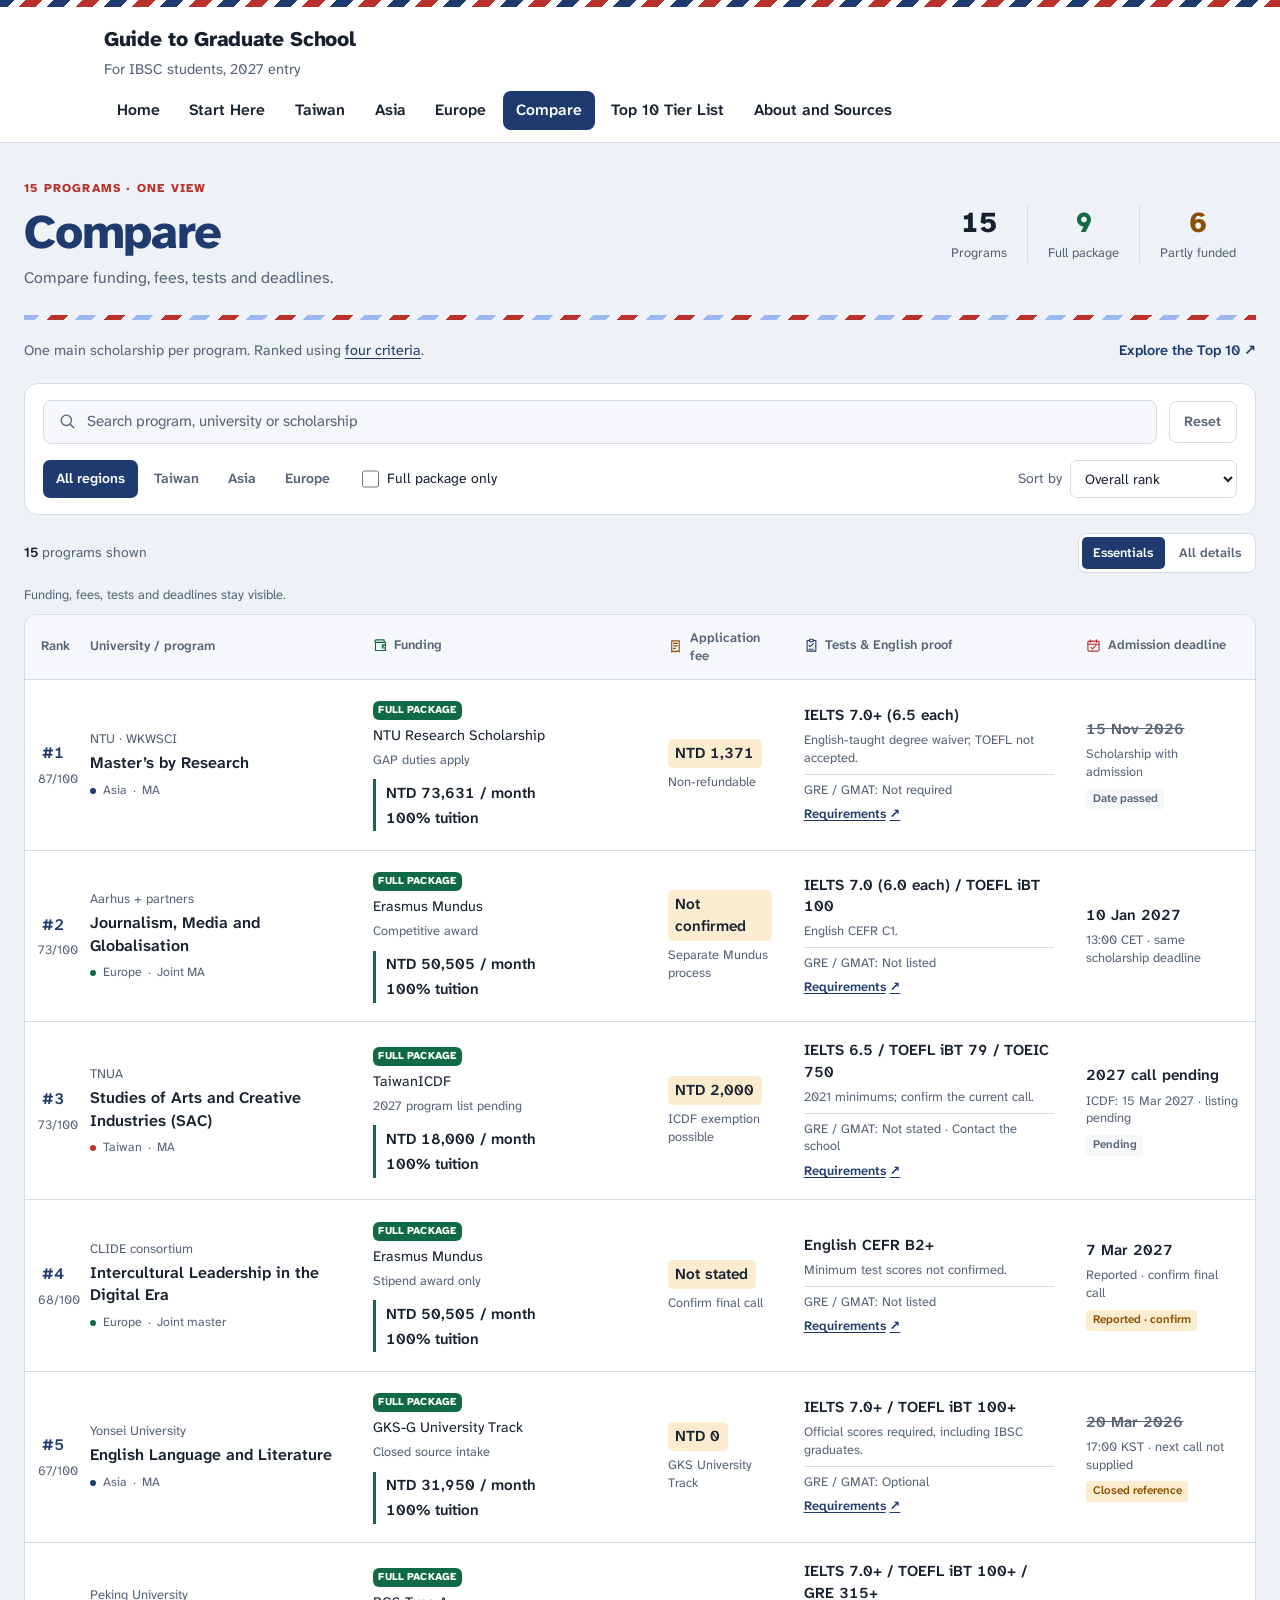
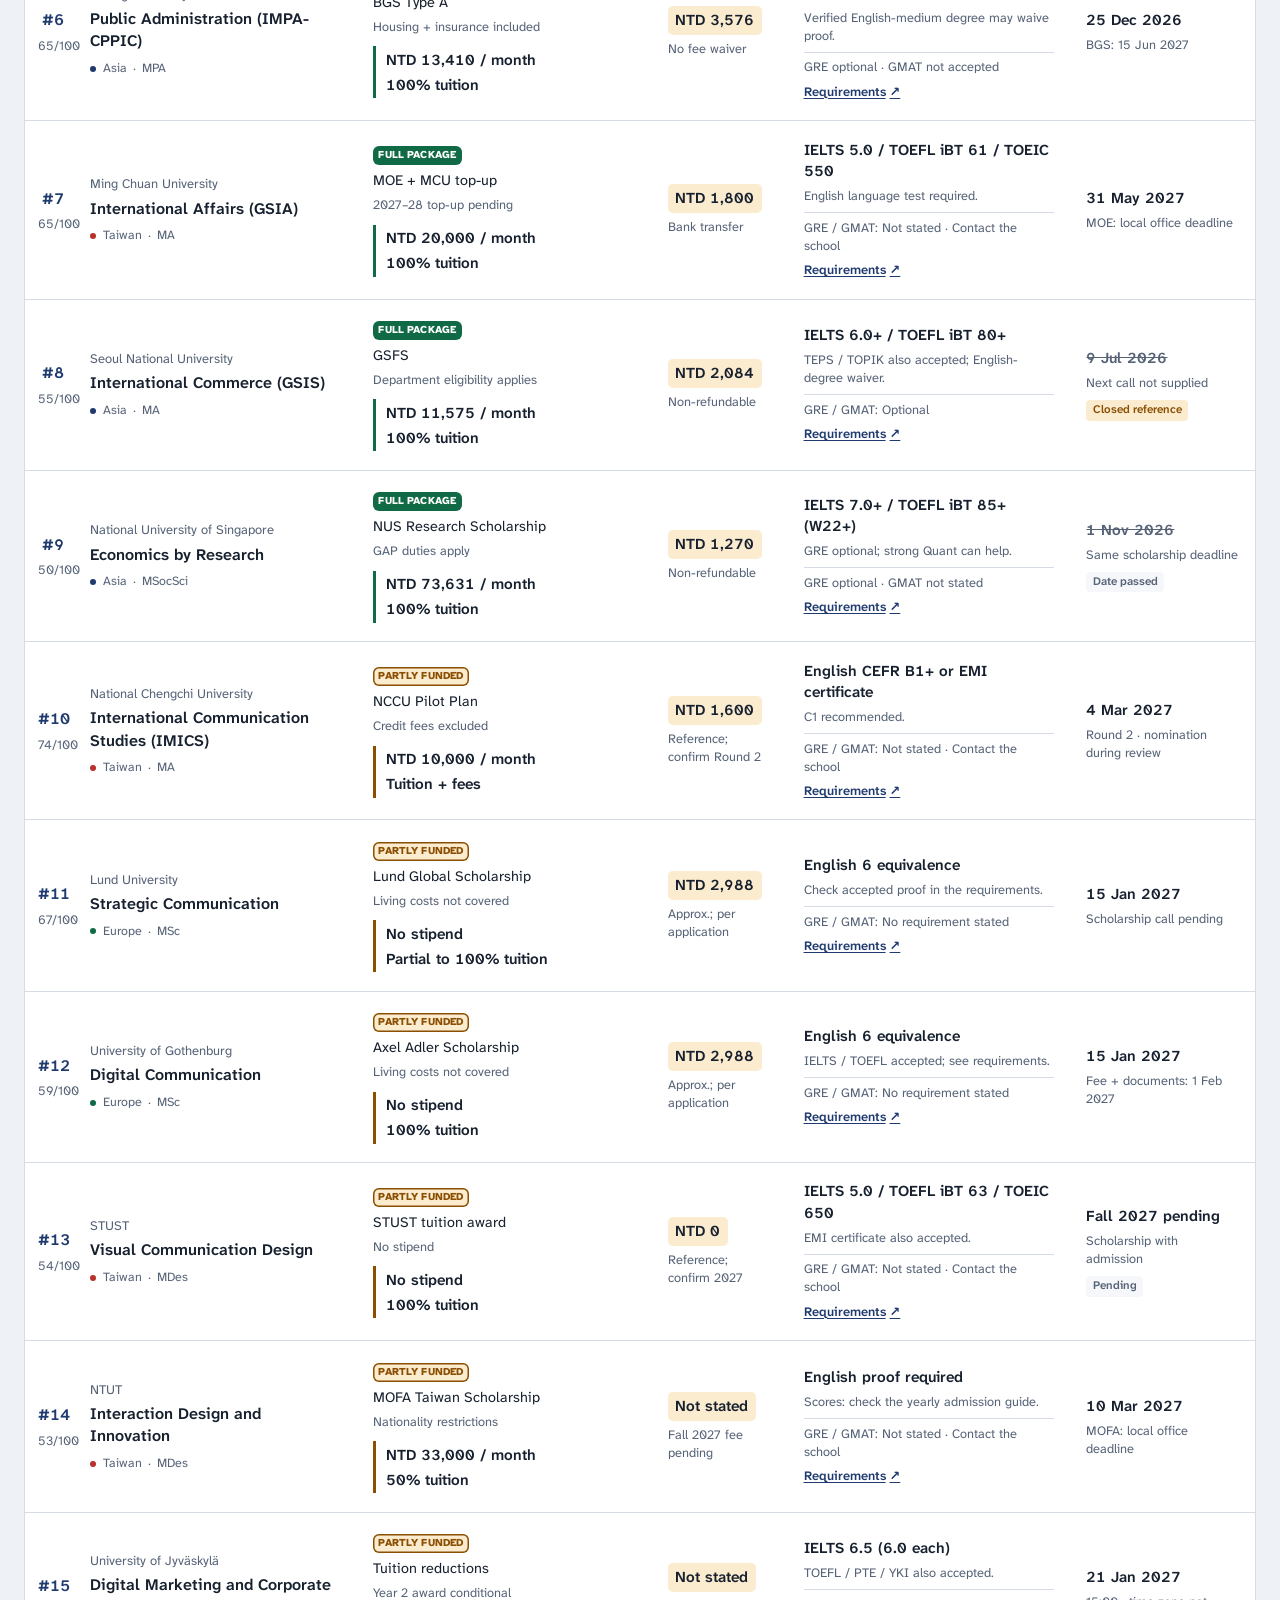
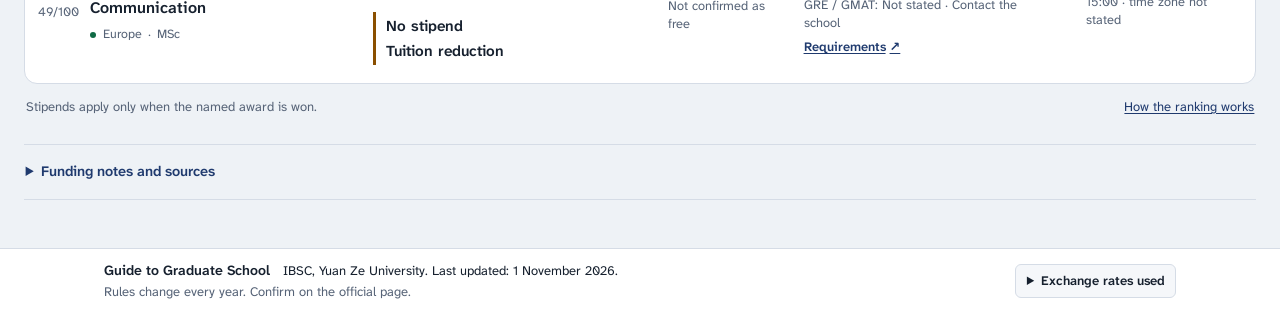
<file: compare.html>
<!doctype html>
<html lang="en">
<head>
<meta charset="utf-8">
<meta name="viewport" content="width=device-width, initial-scale=1">
<title>Compare | Guide to Graduate School</title>
<meta name="description" content="Compare 15 graduate programs for IBSC students by funding, stipend, tuition, fees, tests and deadline.">
<link rel="preconnect" href="https://fonts.googleapis.com">
<link rel="preconnect" href="https://fonts.gstatic.com" crossorigin>
<link rel="stylesheet" href="https://fonts.googleapis.com/css2?family=Atkinson+Hyperlegible+Next:ital,wght@0,400;0,600;0,800;1,400&display=swap">
<link rel="stylesheet" href="style.css?v=10">
<link rel="stylesheet" href="phase4.css?v=2">
<link rel="stylesheet" href="phase4-compare.css?v=2">
<script src="phase4-compare.js?v=1" defer></script>
</head>
<body>
<a class="skip" href="#main">Skip to content</a>
<header class="site-head">
  <div class="wrap head-row">
    <a class="brand" href="index.html"><span class="brand-name">Guide to Graduate School</span><span class="brand-for">For IBSC students, 2027 entry</span></a>
  </div>
  <nav class="wrap" aria-label="Main menu"><ul class="nav"><li><a href="index.html">Home</a></li><li><a href="start-here.html">Start Here</a></li><li><a href="taiwan.html">Taiwan</a></li><li><a href="asia.html">Asia</a></li><li><a href="europe.html">Europe</a></li><li><a href="compare.html" aria-current="page">Compare</a></li><li><a href="top-10.html">Top 10 Tier List</a></li><li><a href="about.html">About and Sources</a></li></ul></nav>
</header>
<main id="main" class="wrap p4-page compare-page" data-view="essentials">
<header class="p4-header">
  <div><p class="p4-eyebrow">15 programs · One view</p><h1>Compare</h1><p class="p4-lead">Compare funding, fees, tests and deadlines.</p></div>
  <dl class="p4-tally"><div><dt>Programs</dt><dd>15</dd></div><div><dt>Full package</dt><dd>9</dd></div><div><dt>Partly funded</dt><dd>6</dd></div></dl>
</header>
<div class="cmp-intro"><p>One main scholarship per program. Ranked using <a href="top-10.html">four criteria</a>.</p><a class="cmp-ranking-link" href="top-10.html">Explore the Top 10 <span aria-hidden="true">↗</span></a></div>
<section class="cmp-workspace" aria-labelledby="cmp-heading">
<h2 id="cmp-heading" class="sr">Compare all 15 programs</h2>
<form class="cmp-toolbar" role="search" aria-label="Find and filter programs">
  <div class="cmp-search-row">
    <label class="cmp-search"><span class="sr">Search programs, universities or scholarships</span><svg viewBox="0 0 24 24" aria-hidden="true"><circle cx="10.5" cy="10.5" r="6.5"/><path d="m15.5 15.5 5 5"/></svg><input id="cmp-search" type="search" placeholder="Search program, university or scholarship" autocomplete="off"></label>
    <button class="cmp-reset" type="reset">Reset</button>
  </div>
  <div class="cmp-filter-row">
    <div class="cmp-regions" role="group" aria-label="Region">
      <button type="button" data-region-filter="all" aria-pressed="true">All regions</button>
      <button type="button" data-region-filter="taiwan" aria-pressed="false">Taiwan</button>
      <button type="button" data-region-filter="asia" aria-pressed="false">Asia</button>
      <button type="button" data-region-filter="europe" aria-pressed="false">Europe</button>
    </div>
    <label class="cmp-full-filter"><input type="checkbox" id="cmp-only-full"><span>Full package only</span></label>
    <label class="cmp-sort"><span>Sort by</span><select id="cmp-sort"><option value="rank">Overall rank</option><option value="stipend">Highest stipend</option><option value="deadline">Upcoming deadline</option></select></label>
  </div>
</form>
<div class="cmp-viewbar"><p id="cmp-count" role="status" aria-live="polite" aria-atomic="true"><strong>15</strong> programs shown</p><div class="cmp-view-switch" role="group" aria-label="Table columns"><button type="button" data-cmp-view="essentials" aria-pressed="true">Essentials</button><button type="button" data-cmp-view="all" aria-pressed="false">All details</button></div></div>
<p id="cmp-scroll-hint" class="cmp-scroll-hint"><span class="cmp-essentials-hint">Funding, fees, tests and deadlines stay visible.</span><span class="cmp-all-hint">Separate stipend and tuition columns are shown. <span class="cmp-desktop-hint">Scroll for more columns.</span></span></p>
<div class="cmp-table-shell" id="cmp-table-shell" tabindex="0" role="region" aria-label="Program comparison table" aria-describedby="cmp-scroll-hint">
<table class="cmp-table" id="cmp">
  <caption class="sr">All 15 programs ranked using four criteria, with funding, tuition, stipend, application fee, tests and deadlines.</caption>
  <thead><tr><th scope="col" class="cmp-rank-col">Rank</th><th scope="col" class="cmp-program-col">University / program</th><th scope="col" class="cmp-funding-col"><span class="cmp-col-label"><svg class="ui-icon" aria-hidden="true" focusable="false"><use href="icons.svg#funding"></use></svg>Funding</span></th><th scope="col" class="cmp-extra cmp-stipend-col">Monthly stipend</th><th scope="col" class="cmp-extra cmp-tuition-col">Tuition</th><th scope="col" class="cmp-fee-col"><span class="cmp-col-label"><svg class="ui-icon" aria-hidden="true" focusable="false"><use href="icons.svg#fee"></use></svg>Application fee</span></th><th scope="col" class="cmp-tests-col"><span class="cmp-col-label"><svg class="ui-icon" aria-hidden="true" focusable="false"><use href="icons.svg#tests"></use></svg>Tests &amp; English proof</span></th><th scope="col" class="cmp-date-col"><span class="cmp-col-label"><svg class="ui-icon" aria-hidden="true" focusable="false"><use href="icons.svg#calendar"></use></svg>Admission deadline</span></th></tr></thead>
  <tbody><tr data-id="ntu" data-region="asia" data-full="true" data-rank="1" data-stipend="73631" data-search="NTU · WKWSCI Master’s by Research MA Nanyang Technological University (NTU) Singapore, Singapore NTU Research Scholarship and Graduate Assistantship Programme (GAP) asia IELTS 7.0+ (6.5 each) English-taught degree waiver; TOEFL not accepted. GRE / GMAT: Not required" data-date="2026-11-15" data-date-status="">
<td data-label="Overall rank" class="cmp-rank"><a href="top-10.html#r-ntu" aria-label="View rank 1 for NTU · WKWSCI">#1</a><small>87/100</small></td>
<th scope="row" class="cmp-program"><a href="asia.html#ntu"><span class="cmp-school">NTU · WKWSCI</span><span class="cmp-name">Master’s by Research</span></a><span class="cmp-program-meta">Asia <span aria-hidden="true">·</span> MA</span></th>
<td data-label="Funding" class="cmp-funding"><span class="cmp-cell-label"><svg class="ui-icon" aria-hidden="true" focusable="false"><use href="icons.svg#funding"></use></svg>Funding</span><span class="badge full">FULL PACKAGE</span><span class="cmp-fund-name">NTU Research Scholarship</span><small>GAP duties apply</small><div class="cmp-funding-key"><span>NTD 73,631 / month</span><span>100% tuition</span></div></td>
<td data-label="Monthly stipend" class="cmp-extra cmp-stipend"><span class="cmp-value">NTD 73,631</span><small>per month</small></td>
<td data-label="Tuition covered" class="cmp-extra cmp-tuition"><span class="cmp-value">100%</span><small>Up to 2 years</small></td>
<td data-label="Application fee" class="cmp-fee"><span class="cmp-cell-label"><svg class="ui-icon" aria-hidden="true" focusable="false"><use href="icons.svg#fee"></use></svg>Application fee</span><span class="cmp-value">NTD 1,371</span><small>Non-refundable</small></td>
<td data-label="Tests &amp; English proof" class="cmp-tests"><span class="cmp-cell-label"><svg class="ui-icon" aria-hidden="true" focusable="false"><use href="icons.svg#tests"></use></svg>Tests &amp; English proof</span><span class="cmp-value cmp-test-main">IELTS 7.0+ (6.5 each)</span><small>English-taught degree waiver; TOEFL not accepted.</small><small class="cmp-test-other">GRE / GMAT: Not required</small><a class="cmp-test-link" href="asia.html#ntu-s5">Requirements <span aria-hidden="true">↗</span></a></td>
<td data-label="Admission deadline" class="cmp-deadline"><span class="cmp-cell-label"><svg class="ui-icon" aria-hidden="true" focusable="false"><use href="icons.svg#calendar"></use></svg>Admission deadline</span><span class="cmp-value"><time datetime="2026-11-15">15 Nov 2026</time></span><small>Scholarship with admission</small><span class="cmp-date-state" hidden></span></td>
</tr><tr data-id="mundus" data-region="europe" data-full="true" data-rank="2" data-stipend="50505" data-search="Aarhus + partners Journalism, Media and Globalisation Joint MA Aarhus University and Mundus Journalism partner universities Aarhus, Denmark, then a Year 2 partner in Amsterdam, London, Munich or Prague Erasmus Mundus Scholarship – Mundus Journalism europe IELTS 7.0 (6.0 each) / TOEFL iBT 100 English CEFR C1. GRE / GMAT: Not listed" data-date="2027-01-10" data-date-status="">
<td data-label="Overall rank" class="cmp-rank"><a href="top-10.html#r-mundus" aria-label="View rank 2 for Aarhus + partners">#2</a><small>73/100</small></td>
<th scope="row" class="cmp-program"><a href="europe.html#mundus"><span class="cmp-school">Aarhus + partners</span><span class="cmp-name">Journalism, Media and Globalisation</span></a><span class="cmp-program-meta">Europe <span aria-hidden="true">·</span> Joint MA</span></th>
<td data-label="Funding" class="cmp-funding"><span class="cmp-cell-label"><svg class="ui-icon" aria-hidden="true" focusable="false"><use href="icons.svg#funding"></use></svg>Funding</span><span class="badge full">FULL PACKAGE</span><span class="cmp-fund-name">Erasmus Mundus</span><small>Competitive award</small><div class="cmp-funding-key"><span>NTD 50,505 / month</span><span>100% tuition</span></div></td>
<td data-label="Monthly stipend" class="cmp-extra cmp-stipend"><span class="cmp-value">NTD 50,505</span><small>per month</small></td>
<td data-label="Tuition covered" class="cmp-extra cmp-tuition"><span class="cmp-value">100%</span><small>2 years</small></td>
<td data-label="Application fee" class="cmp-fee"><span class="cmp-cell-label"><svg class="ui-icon" aria-hidden="true" focusable="false"><use href="icons.svg#fee"></use></svg>Application fee</span><span class="cmp-value">Not confirmed</span><small>Separate Mundus process</small></td>
<td data-label="Tests &amp; English proof" class="cmp-tests"><span class="cmp-cell-label"><svg class="ui-icon" aria-hidden="true" focusable="false"><use href="icons.svg#tests"></use></svg>Tests &amp; English proof</span><span class="cmp-value cmp-test-main">IELTS 7.0 (6.0 each) / TOEFL iBT 100</span><small>English CEFR C1.</small><small class="cmp-test-other">GRE / GMAT: Not listed</small><a class="cmp-test-link" href="europe.html#mundus-s5">Requirements <span aria-hidden="true">↗</span></a></td>
<td data-label="Admission deadline" class="cmp-deadline"><span class="cmp-cell-label"><svg class="ui-icon" aria-hidden="true" focusable="false"><use href="icons.svg#calendar"></use></svg>Admission deadline</span><span class="cmp-value"><time datetime="2027-01-10">10 Jan 2027</time></span><small>13:00 CET · same scholarship deadline</small><span class="cmp-date-state" hidden></span></td>
</tr><tr data-id="tnua" data-region="taiwan" data-full="true" data-rank="3" data-stipend="18000" data-search="TNUA Studies of Arts and Creative Industries (SAC) MA Taipei National University of the Arts Taipei, Taiwan TaiwanICDF Scholarship taiwan IELTS 6.5 / TOEFL iBT 79 / TOEIC 750 2021 minimums; confirm the current call. GRE / GMAT: Not stated · Contact the school" data-date="" data-date-status="pending">
<td data-label="Overall rank" class="cmp-rank"><a href="top-10.html#r-tnua" aria-label="View rank 3 for TNUA">#3</a><small>73/100</small></td>
<th scope="row" class="cmp-program"><a href="taiwan.html#tnua"><span class="cmp-school">TNUA</span><span class="cmp-name">Studies of Arts and Creative Industries (SAC)</span></a><span class="cmp-program-meta">Taiwan <span aria-hidden="true">·</span> MA</span></th>
<td data-label="Funding" class="cmp-funding"><span class="cmp-cell-label"><svg class="ui-icon" aria-hidden="true" focusable="false"><use href="icons.svg#funding"></use></svg>Funding</span><span class="badge full">FULL PACKAGE</span><span class="cmp-fund-name">TaiwanICDF</span><small>2027 program list pending</small><div class="cmp-funding-key"><span>NTD 18,000 / month</span><span>100% tuition</span></div></td>
<td data-label="Monthly stipend" class="cmp-extra cmp-stipend"><span class="cmp-value">NTD 18,000</span><small>per month</small></td>
<td data-label="Tuition covered" class="cmp-extra cmp-tuition"><span class="cmp-value">100%</span><small>Tuition + credit fees</small></td>
<td data-label="Application fee" class="cmp-fee"><span class="cmp-cell-label"><svg class="ui-icon" aria-hidden="true" focusable="false"><use href="icons.svg#fee"></use></svg>Application fee</span><span class="cmp-value">NTD 2,000</span><small>ICDF exemption possible</small></td>
<td data-label="Tests &amp; English proof" class="cmp-tests"><span class="cmp-cell-label"><svg class="ui-icon" aria-hidden="true" focusable="false"><use href="icons.svg#tests"></use></svg>Tests &amp; English proof</span><span class="cmp-value cmp-test-main">IELTS 6.5 / TOEFL iBT 79 / TOEIC 750</span><small>2021 minimums; confirm the current call.</small><small class="cmp-test-other">GRE / GMAT: Not stated · Contact the school</small><a class="cmp-test-link" href="taiwan.html#tnua-s5">Requirements <span aria-hidden="true">↗</span></a></td>
<td data-label="Admission deadline" class="cmp-deadline"><span class="cmp-cell-label"><svg class="ui-icon" aria-hidden="true" focusable="false"><use href="icons.svg#calendar"></use></svg>Admission deadline</span><span class="cmp-value"><span>2027 call pending</span></span><small>ICDF: 15 Mar 2027 · listing pending</small><span class="cmp-date-state" >Pending</span></td>
</tr><tr data-id="clide" data-region="europe" data-full="true" data-rank="4" data-stipend="50505" data-search="CLIDE consortium Intercultural Leadership in the Digital Era Joint master Nicolaus Copernicus University in Toruń and the CLIDE Erasmus Mundus Consortium Consortium in Poland, Spain, Austria, Morocco and Ukraine; actual study mobility may differ Erasmus Mundus Scholarship – CLIDE europe English CEFR B2+ Minimum test scores not confirmed. GRE / GMAT: Not listed" data-date="2027-03-07" data-date-status="reported">
<td data-label="Overall rank" class="cmp-rank"><a href="top-10.html#r-clide" aria-label="View rank 4 for CLIDE consortium">#4</a><small>68/100</small></td>
<th scope="row" class="cmp-program"><a href="europe.html#clide"><span class="cmp-school">CLIDE consortium</span><span class="cmp-name">Intercultural Leadership in the Digital Era</span></a><span class="cmp-program-meta">Europe <span aria-hidden="true">·</span> Joint master</span></th>
<td data-label="Funding" class="cmp-funding"><span class="cmp-cell-label"><svg class="ui-icon" aria-hidden="true" focusable="false"><use href="icons.svg#funding"></use></svg>Funding</span><span class="badge full">FULL PACKAGE</span><span class="cmp-fund-name">Erasmus Mundus</span><small>Stipend award only</small><div class="cmp-funding-key"><span>NTD 50,505 / month</span><span>100% tuition</span></div></td>
<td data-label="Monthly stipend" class="cmp-extra cmp-stipend"><span class="cmp-value">NTD 50,505</span><small>per month</small></td>
<td data-label="Tuition covered" class="cmp-extra cmp-tuition"><span class="cmp-value">100%</span><small>Scholarship recipients</small></td>
<td data-label="Application fee" class="cmp-fee"><span class="cmp-cell-label"><svg class="ui-icon" aria-hidden="true" focusable="false"><use href="icons.svg#fee"></use></svg>Application fee</span><span class="cmp-value">Not stated</span><small>Confirm final call</small></td>
<td data-label="Tests &amp; English proof" class="cmp-tests"><span class="cmp-cell-label"><svg class="ui-icon" aria-hidden="true" focusable="false"><use href="icons.svg#tests"></use></svg>Tests &amp; English proof</span><span class="cmp-value cmp-test-main">English CEFR B2+</span><small>Minimum test scores not confirmed.</small><small class="cmp-test-other">GRE / GMAT: Not listed</small><a class="cmp-test-link" href="europe.html#clide-s5">Requirements <span aria-hidden="true">↗</span></a></td>
<td data-label="Admission deadline" class="cmp-deadline"><span class="cmp-cell-label"><svg class="ui-icon" aria-hidden="true" focusable="false"><use href="icons.svg#calendar"></use></svg>Admission deadline</span><span class="cmp-value"><time datetime="2027-03-07">7 Mar 2027</time></span><small>Reported · confirm final call</small><span class="cmp-date-state" >Reported</span></td>
</tr><tr data-id="yonsei" data-region="asia" data-full="true" data-rank="5" data-stipend="31950" data-search="Yonsei University English Language and Literature MA Yonsei University Seoul, South Korea Global Korea Scholarship Graduate (GKS-G) University Track asia IELTS 7.0+ / TOEFL iBT 100+ Official scores required, including IBSC graduates. GRE / GMAT: Optional" data-date="2026-03-20" data-date-status="reference">
<td data-label="Overall rank" class="cmp-rank"><a href="top-10.html#r-yonsei" aria-label="View rank 5 for Yonsei University">#5</a><small>67/100</small></td>
<th scope="row" class="cmp-program"><a href="asia.html#yonsei"><span class="cmp-school">Yonsei University</span><span class="cmp-name">English Language and Literature</span></a><span class="cmp-program-meta">Asia <span aria-hidden="true">·</span> MA</span></th>
<td data-label="Funding" class="cmp-funding"><span class="cmp-cell-label"><svg class="ui-icon" aria-hidden="true" focusable="false"><use href="icons.svg#funding"></use></svg>Funding</span><span class="badge full">FULL PACKAGE</span><span class="cmp-fund-name">GKS-G University Track</span><small>Closed source intake</small><div class="cmp-funding-key"><span>NTD 31,950 / month</span><span>100% tuition</span></div></td>
<td data-label="Monthly stipend" class="cmp-extra cmp-stipend"><span class="cmp-value">NTD 31,950</span><small>approx. per month</small></td>
<td data-label="Tuition covered" class="cmp-extra cmp-tuition"><span class="cmp-value">100%</span><small>Up to 2 degree years</small></td>
<td data-label="Application fee" class="cmp-fee"><span class="cmp-cell-label"><svg class="ui-icon" aria-hidden="true" focusable="false"><use href="icons.svg#fee"></use></svg>Application fee</span><span class="cmp-value">NTD 0</span><small>GKS University Track</small></td>
<td data-label="Tests &amp; English proof" class="cmp-tests"><span class="cmp-cell-label"><svg class="ui-icon" aria-hidden="true" focusable="false"><use href="icons.svg#tests"></use></svg>Tests &amp; English proof</span><span class="cmp-value cmp-test-main">IELTS 7.0+ / TOEFL iBT 100+</span><small>Official scores required, including IBSC graduates.</small><small class="cmp-test-other">GRE / GMAT: Optional</small><a class="cmp-test-link" href="asia.html#yonsei-s5">Requirements <span aria-hidden="true">↗</span></a></td>
<td data-label="Admission deadline" class="cmp-deadline"><span class="cmp-cell-label"><svg class="ui-icon" aria-hidden="true" focusable="false"><use href="icons.svg#calendar"></use></svg>Admission deadline</span><span class="cmp-value"><time datetime="2026-03-20">20 Mar 2026</time></span><small>17:00 KST · next call not supplied</small><span class="cmp-date-state" >Closed reference</span></td>
</tr><tr data-id="pku" data-region="asia" data-full="true" data-rank="6" data-stipend="13410" data-search="Peking University Public Administration (IMPA-CPPIC) MPA Peking University Beijing, China Beijing Government Scholarship (BGS) Type A asia IELTS 7.0+ / TOEFL iBT 100+ / GRE 315+ Verified English-medium degree may waive proof. GRE optional · GMAT not accepted" data-date="2026-12-25" data-date-status="">
<td data-label="Overall rank" class="cmp-rank"><a href="top-10.html#r-pku" aria-label="View rank 6 for Peking University">#6</a><small>65/100</small></td>
<th scope="row" class="cmp-program"><a href="asia.html#pku"><span class="cmp-school">Peking University</span><span class="cmp-name">Public Administration (IMPA-CPPIC)</span></a><span class="cmp-program-meta">Asia <span aria-hidden="true">·</span> MPA</span></th>
<td data-label="Funding" class="cmp-funding"><span class="cmp-cell-label"><svg class="ui-icon" aria-hidden="true" focusable="false"><use href="icons.svg#funding"></use></svg>Funding</span><span class="badge full">FULL PACKAGE</span><span class="cmp-fund-name">BGS Type A</span><small>Housing + insurance included</small><div class="cmp-funding-key"><span>NTD 13,410 / month</span><span>100% tuition</span></div></td>
<td data-label="Monthly stipend" class="cmp-extra cmp-stipend"><span class="cmp-value">NTD 13,410</span><small>per month</small></td>
<td data-label="Tuition covered" class="cmp-extra cmp-tuition"><span class="cmp-value">100%</span><small>2-year Type A award</small></td>
<td data-label="Application fee" class="cmp-fee"><span class="cmp-cell-label"><svg class="ui-icon" aria-hidden="true" focusable="false"><use href="icons.svg#fee"></use></svg>Application fee</span><span class="cmp-value">NTD 3,576</span><small>No fee waiver</small></td>
<td data-label="Tests &amp; English proof" class="cmp-tests"><span class="cmp-cell-label"><svg class="ui-icon" aria-hidden="true" focusable="false"><use href="icons.svg#tests"></use></svg>Tests &amp; English proof</span><span class="cmp-value cmp-test-main">IELTS 7.0+ / TOEFL iBT 100+ / GRE 315+</span><small>Verified English-medium degree may waive proof.</small><small class="cmp-test-other">GRE optional · GMAT not accepted</small><a class="cmp-test-link" href="asia.html#pku-s5">Requirements <span aria-hidden="true">↗</span></a></td>
<td data-label="Admission deadline" class="cmp-deadline"><span class="cmp-cell-label"><svg class="ui-icon" aria-hidden="true" focusable="false"><use href="icons.svg#calendar"></use></svg>Admission deadline</span><span class="cmp-value"><time datetime="2026-12-25">25 Dec 2026</time></span><small>BGS: 15 Jun 2027</small><span class="cmp-date-state" hidden></span></td>
</tr><tr data-id="mcu" data-region="taiwan" data-full="true" data-rank="7" data-stipend="20000" data-search="Ming Chuan University International Affairs (GSIA) MA Ming Chuan University Taipei, Taiwan MOE Taiwan Scholarship with MCU tuition top-up taiwan IELTS 5.0 / TOEFL iBT 61 / TOEIC 550 English language test required. GRE / GMAT: Not stated · Contact the school" data-date="2027-05-31" data-date-status="">
<td data-label="Overall rank" class="cmp-rank"><a href="top-10.html#r-mcu" aria-label="View rank 7 for Ming Chuan University">#7</a><small>65/100</small></td>
<th scope="row" class="cmp-program"><a href="taiwan.html#mcu"><span class="cmp-school">Ming Chuan University</span><span class="cmp-name">International Affairs (GSIA)</span></a><span class="cmp-program-meta">Taiwan <span aria-hidden="true">·</span> MA</span></th>
<td data-label="Funding" class="cmp-funding"><span class="cmp-cell-label"><svg class="ui-icon" aria-hidden="true" focusable="false"><use href="icons.svg#funding"></use></svg>Funding</span><span class="badge full">FULL PACKAGE</span><span class="cmp-fund-name">MOE + MCU top-up</span><small>2027–28 top-up pending</small><div class="cmp-funding-key"><span>NTD 20,000 / month</span><span>100% tuition</span></div></td>
<td data-label="Monthly stipend" class="cmp-extra cmp-stipend"><span class="cmp-value">NTD 20,000</span><small>per month</small></td>
<td data-label="Tuition covered" class="cmp-extra cmp-tuition"><span class="cmp-value">100%</span><small>Approved tuition + fees</small></td>
<td data-label="Application fee" class="cmp-fee"><span class="cmp-cell-label"><svg class="ui-icon" aria-hidden="true" focusable="false"><use href="icons.svg#fee"></use></svg>Application fee</span><span class="cmp-value">NTD 1,800</span><small>Bank transfer</small></td>
<td data-label="Tests &amp; English proof" class="cmp-tests"><span class="cmp-cell-label"><svg class="ui-icon" aria-hidden="true" focusable="false"><use href="icons.svg#tests"></use></svg>Tests &amp; English proof</span><span class="cmp-value cmp-test-main">IELTS 5.0 / TOEFL iBT 61 / TOEIC 550</span><small>English language test required.</small><small class="cmp-test-other">GRE / GMAT: Not stated · Contact the school</small><a class="cmp-test-link" href="taiwan.html#mcu-s5">Requirements <span aria-hidden="true">↗</span></a></td>
<td data-label="Admission deadline" class="cmp-deadline"><span class="cmp-cell-label"><svg class="ui-icon" aria-hidden="true" focusable="false"><use href="icons.svg#calendar"></use></svg>Admission deadline</span><span class="cmp-value"><time datetime="2027-05-31">31 May 2027</time></span><small>MOE: local office deadline</small><span class="cmp-date-state" hidden></span></td>
</tr><tr data-id="snu" data-region="asia" data-full="true" data-rank="8" data-stipend="11575" data-search="Seoul National University International Commerce (GSIS) MA Seoul National University (SNU) Seoul, South Korea Graduate Scholarship for Excellent Foreign Students (GSFS) asia IELTS 6.0+ / TOEFL iBT 80+ TEPS / TOPIK also accepted; English-degree waiver. GRE / GMAT: Optional" data-date="2026-07-09" data-date-status="reference">
<td data-label="Overall rank" class="cmp-rank"><a href="top-10.html#r-snu" aria-label="View rank 8 for Seoul National University">#8</a><small>55/100</small></td>
<th scope="row" class="cmp-program"><a href="asia.html#snu"><span class="cmp-school">Seoul National University</span><span class="cmp-name">International Commerce (GSIS)</span></a><span class="cmp-program-meta">Asia <span aria-hidden="true">·</span> MA</span></th>
<td data-label="Funding" class="cmp-funding"><span class="cmp-cell-label"><svg class="ui-icon" aria-hidden="true" focusable="false"><use href="icons.svg#funding"></use></svg>Funding</span><span class="badge full">FULL PACKAGE</span><span class="cmp-fund-name">GSFS</span><small>Department eligibility applies</small><div class="cmp-funding-key"><span>NTD 11,575 / month</span><span>100% tuition</span></div></td>
<td data-label="Monthly stipend" class="cmp-extra cmp-stipend"><span class="cmp-value">NTD 11,575</span><small>minimum · varies by department</small></td>
<td data-label="Tuition covered" class="cmp-extra cmp-tuition"><span class="cmp-value">100%</span><small>Up to 2 years</small></td>
<td data-label="Application fee" class="cmp-fee"><span class="cmp-cell-label"><svg class="ui-icon" aria-hidden="true" focusable="false"><use href="icons.svg#fee"></use></svg>Application fee</span><span class="cmp-value">NTD 2,084</span><small>Non-refundable</small></td>
<td data-label="Tests &amp; English proof" class="cmp-tests"><span class="cmp-cell-label"><svg class="ui-icon" aria-hidden="true" focusable="false"><use href="icons.svg#tests"></use></svg>Tests &amp; English proof</span><span class="cmp-value cmp-test-main">IELTS 6.0+ / TOEFL iBT 80+</span><small>TEPS / TOPIK also accepted; English-degree waiver.</small><small class="cmp-test-other">GRE / GMAT: Optional</small><a class="cmp-test-link" href="asia.html#snu-s5">Requirements <span aria-hidden="true">↗</span></a></td>
<td data-label="Admission deadline" class="cmp-deadline"><span class="cmp-cell-label"><svg class="ui-icon" aria-hidden="true" focusable="false"><use href="icons.svg#calendar"></use></svg>Admission deadline</span><span class="cmp-value"><time datetime="2026-07-09">9 Jul 2026</time></span><small>Next call not supplied</small><span class="cmp-date-state" >Closed reference</span></td>
</tr><tr data-id="nus" data-region="asia" data-full="true" data-rank="9" data-stipend="73631" data-search="National University of Singapore Economics by Research MSocSci National University of Singapore (NUS) Kent Ridge, Singapore NUS Research Scholarship and Graduate Assistantship Programme (GAP) asia IELTS 7.0+ / TOEFL iBT 85+ (W22+) GRE optional; strong Quant can help. GRE optional · GMAT not stated" data-date="2026-11-01" data-date-status="">
<td data-label="Overall rank" class="cmp-rank"><a href="top-10.html#r-nus" aria-label="View rank 9 for National University of Singapore">#9</a><small>50/100</small></td>
<th scope="row" class="cmp-program"><a href="asia.html#nus"><span class="cmp-school">National University of Singapore</span><span class="cmp-name">Economics by Research</span></a><span class="cmp-program-meta">Asia <span aria-hidden="true">·</span> MSocSci</span></th>
<td data-label="Funding" class="cmp-funding"><span class="cmp-cell-label"><svg class="ui-icon" aria-hidden="true" focusable="false"><use href="icons.svg#funding"></use></svg>Funding</span><span class="badge full">FULL PACKAGE</span><span class="cmp-fund-name">NUS Research Scholarship</span><small>GAP duties apply</small><div class="cmp-funding-key"><span>NTD 73,631 / month</span><span>100% tuition</span></div></td>
<td data-label="Monthly stipend" class="cmp-extra cmp-stipend"><span class="cmp-value">NTD 73,631</span><small>per month</small></td>
<td data-label="Tuition covered" class="cmp-extra cmp-tuition"><span class="cmp-value">100%</span><small>Up to 2 years</small></td>
<td data-label="Application fee" class="cmp-fee"><span class="cmp-cell-label"><svg class="ui-icon" aria-hidden="true" focusable="false"><use href="icons.svg#fee"></use></svg>Application fee</span><span class="cmp-value">NTD 1,270</span><small>Non-refundable</small></td>
<td data-label="Tests &amp; English proof" class="cmp-tests"><span class="cmp-cell-label"><svg class="ui-icon" aria-hidden="true" focusable="false"><use href="icons.svg#tests"></use></svg>Tests &amp; English proof</span><span class="cmp-value cmp-test-main">IELTS 7.0+ / TOEFL iBT 85+ (W22+)</span><small>GRE optional; strong Quant can help.</small><small class="cmp-test-other">GRE optional · GMAT not stated</small><a class="cmp-test-link" href="asia.html#nus-s5">Requirements <span aria-hidden="true">↗</span></a></td>
<td data-label="Admission deadline" class="cmp-deadline"><span class="cmp-cell-label"><svg class="ui-icon" aria-hidden="true" focusable="false"><use href="icons.svg#calendar"></use></svg>Admission deadline</span><span class="cmp-value"><time datetime="2026-11-01">1 Nov 2026</time></span><small>Same scholarship deadline</small><span class="cmp-date-state" hidden></span></td>
</tr><tr data-id="imics" data-region="taiwan" data-full="false" data-rank="10" data-stipend="10000" data-search="National Chengchi University International Communication Studies (IMICS) MA National Chengchi University Taipei, Taiwan NCCU New Inbound International Students Scholarship Pilot Plan full award taiwan English CEFR B1+ or EMI certificate C1 recommended. GRE / GMAT: Not stated · Contact the school" data-date="2027-03-04" data-date-status="">
<td data-label="Overall rank" class="cmp-rank"><a href="top-10.html#r-imics" aria-label="View rank 10 for National Chengchi University">#10</a><small>74/100</small></td>
<th scope="row" class="cmp-program"><a href="taiwan.html#imics"><span class="cmp-school">National Chengchi University</span><span class="cmp-name">International Communication Studies (IMICS)</span></a><span class="cmp-program-meta">Taiwan <span aria-hidden="true">·</span> MA</span></th>
<td data-label="Funding" class="cmp-funding"><span class="cmp-cell-label"><svg class="ui-icon" aria-hidden="true" focusable="false"><use href="icons.svg#funding"></use></svg>Funding</span><span class="badge part">PARTLY FUNDED</span><span class="cmp-fund-name">NCCU Pilot Plan</span><small>Credit fees excluded</small><div class="cmp-funding-key"><span>NTD 10,000 / month</span><span>Tuition + fees</span></div></td>
<td data-label="Monthly stipend" class="cmp-extra cmp-stipend"><span class="cmp-value">NTD 10,000</span><small>per month</small></td>
<td data-label="Tuition covered" class="cmp-extra cmp-tuition"><span class="cmp-value">Tuition + fees</span><small>Credit fees excluded</small></td>
<td data-label="Application fee" class="cmp-fee"><span class="cmp-cell-label"><svg class="ui-icon" aria-hidden="true" focusable="false"><use href="icons.svg#fee"></use></svg>Application fee</span><span class="cmp-value">NTD 1,600</span><small>Reference; confirm Round 2</small></td>
<td data-label="Tests &amp; English proof" class="cmp-tests"><span class="cmp-cell-label"><svg class="ui-icon" aria-hidden="true" focusable="false"><use href="icons.svg#tests"></use></svg>Tests &amp; English proof</span><span class="cmp-value cmp-test-main">English CEFR B1+ or EMI certificate</span><small>C1 recommended.</small><small class="cmp-test-other">GRE / GMAT: Not stated · Contact the school</small><a class="cmp-test-link" href="taiwan.html#imics-s5">Requirements <span aria-hidden="true">↗</span></a></td>
<td data-label="Admission deadline" class="cmp-deadline"><span class="cmp-cell-label"><svg class="ui-icon" aria-hidden="true" focusable="false"><use href="icons.svg#calendar"></use></svg>Admission deadline</span><span class="cmp-value"><time datetime="2027-03-04">4 Mar 2027</time></span><small>Round 2 · nomination during review</small><span class="cmp-date-state" hidden></span></td>
</tr><tr data-id="lund" data-region="europe" data-full="false" data-rank="11" data-stipend="0" data-search="Lund University Strategic Communication MSc Lund University Helsingborg, Sweden Lund University Global Scholarship europe English 6 equivalence Check accepted proof in the requirements. GRE / GMAT: No requirement stated" data-date="2027-01-15" data-date-status="">
<td data-label="Overall rank" class="cmp-rank"><a href="top-10.html#out-lund" aria-label="View rank 11 for Lund University">#11</a><small>67/100</small></td>
<th scope="row" class="cmp-program"><a href="europe.html#lund"><span class="cmp-school">Lund University</span><span class="cmp-name">Strategic Communication</span></a><span class="cmp-program-meta">Europe <span aria-hidden="true">·</span> MSc</span></th>
<td data-label="Funding" class="cmp-funding"><span class="cmp-cell-label"><svg class="ui-icon" aria-hidden="true" focusable="false"><use href="icons.svg#funding"></use></svg>Funding</span><span class="badge part">PARTLY FUNDED</span><span class="cmp-fund-name">Lund Global Scholarship</span><small>Living costs not covered</small><div class="cmp-funding-key"><span>No stipend</span><span>Partial to 100% tuition</span></div></td>
<td data-label="Monthly stipend" class="cmp-extra cmp-stipend"><span class="cmp-value">No stipend</span><small>Living costs payable</small></td>
<td data-label="Tuition covered" class="cmp-extra cmp-tuition"><span class="cmp-value">Partial to 100%</span><small>Award percentage varies</small></td>
<td data-label="Application fee" class="cmp-fee"><span class="cmp-cell-label"><svg class="ui-icon" aria-hidden="true" focusable="false"><use href="icons.svg#fee"></use></svg>Application fee</span><span class="cmp-value">NTD 2,988</span><small>Approx.; per application</small></td>
<td data-label="Tests &amp; English proof" class="cmp-tests"><span class="cmp-cell-label"><svg class="ui-icon" aria-hidden="true" focusable="false"><use href="icons.svg#tests"></use></svg>Tests &amp; English proof</span><span class="cmp-value cmp-test-main">English 6 equivalence</span><small>Check accepted proof in the requirements.</small><small class="cmp-test-other">GRE / GMAT: No requirement stated</small><a class="cmp-test-link" href="europe.html#lund-s5">Requirements <span aria-hidden="true">↗</span></a></td>
<td data-label="Admission deadline" class="cmp-deadline"><span class="cmp-cell-label"><svg class="ui-icon" aria-hidden="true" focusable="false"><use href="icons.svg#calendar"></use></svg>Admission deadline</span><span class="cmp-value"><time datetime="2027-01-15">15 Jan 2027</time></span><small>Scholarship call pending</small><span class="cmp-date-state" hidden></span></td>
</tr><tr data-id="gothenburg" data-region="europe" data-full="false" data-rank="12" data-stipend="0" data-search="University of Gothenburg Digital Communication MSc University of Gothenburg Gothenburg, Sweden Axel Adler Scholarship 2027 europe English 6 equivalence IELTS / TOEFL accepted; see requirements. GRE / GMAT: No requirement stated" data-date="2027-01-15" data-date-status="">
<td data-label="Overall rank" class="cmp-rank"><a href="top-10.html#out-gothenburg" aria-label="View rank 12 for University of Gothenburg">#12</a><small>59/100</small></td>
<th scope="row" class="cmp-program"><a href="europe.html#gothenburg"><span class="cmp-school">University of Gothenburg</span><span class="cmp-name">Digital Communication</span></a><span class="cmp-program-meta">Europe <span aria-hidden="true">·</span> MSc</span></th>
<td data-label="Funding" class="cmp-funding"><span class="cmp-cell-label"><svg class="ui-icon" aria-hidden="true" focusable="false"><use href="icons.svg#funding"></use></svg>Funding</span><span class="badge part">PARTLY FUNDED</span><span class="cmp-fund-name">Axel Adler Scholarship</span><small>Living costs not covered</small><div class="cmp-funding-key"><span>No stipend</span><span>100% tuition</span></div></td>
<td data-label="Monthly stipend" class="cmp-extra cmp-stipend"><span class="cmp-value">No stipend</span><small>Living costs payable</small></td>
<td data-label="Tuition covered" class="cmp-extra cmp-tuition"><span class="cmp-value">100%</span><small>Tuition only</small></td>
<td data-label="Application fee" class="cmp-fee"><span class="cmp-cell-label"><svg class="ui-icon" aria-hidden="true" focusable="false"><use href="icons.svg#fee"></use></svg>Application fee</span><span class="cmp-value">NTD 2,988</span><small>Approx.; per application</small></td>
<td data-label="Tests &amp; English proof" class="cmp-tests"><span class="cmp-cell-label"><svg class="ui-icon" aria-hidden="true" focusable="false"><use href="icons.svg#tests"></use></svg>Tests &amp; English proof</span><span class="cmp-value cmp-test-main">English 6 equivalence</span><small>IELTS / TOEFL accepted; see requirements.</small><small class="cmp-test-other">GRE / GMAT: No requirement stated</small><a class="cmp-test-link" href="europe.html#gothenburg-s5">Requirements <span aria-hidden="true">↗</span></a></td>
<td data-label="Admission deadline" class="cmp-deadline"><span class="cmp-cell-label"><svg class="ui-icon" aria-hidden="true" focusable="false"><use href="icons.svg#calendar"></use></svg>Admission deadline</span><span class="cmp-value"><time datetime="2027-01-15">15 Jan 2027</time></span><small>Fee + documents: 1 Feb 2027</small><span class="cmp-date-state" hidden></span></td>
</tr><tr data-id="stust" data-region="taiwan" data-full="false" data-rank="13" data-stipend="0" data-search="STUST Visual Communication Design MDes Southern Taiwan University of Science and Technology Tainan, Taiwan STUST Full Tuition and Fees Scholarship taiwan IELTS 5.0 / TOEFL iBT 63 / TOEIC 650 EMI certificate also accepted. GRE / GMAT: Not stated · Contact the school" data-date="" data-date-status="pending">
<td data-label="Overall rank" class="cmp-rank"><a href="top-10.html#out-stust" aria-label="View rank 13 for STUST">#13</a><small>54/100</small></td>
<th scope="row" class="cmp-program"><a href="taiwan.html#stust"><span class="cmp-school">STUST</span><span class="cmp-name">Visual Communication Design</span></a><span class="cmp-program-meta">Taiwan <span aria-hidden="true">·</span> MDes</span></th>
<td data-label="Funding" class="cmp-funding"><span class="cmp-cell-label"><svg class="ui-icon" aria-hidden="true" focusable="false"><use href="icons.svg#funding"></use></svg>Funding</span><span class="badge part">PARTLY FUNDED</span><span class="cmp-fund-name">STUST tuition award</span><small>No stipend</small><div class="cmp-funding-key"><span>No stipend</span><span>100% tuition</span></div></td>
<td data-label="Monthly stipend" class="cmp-extra cmp-stipend"><span class="cmp-value">No stipend</span><small>Living costs payable</small></td>
<td data-label="Tuition covered" class="cmp-extra cmp-tuition"><span class="cmp-value">100%</span><small>Tuition + fees</small></td>
<td data-label="Application fee" class="cmp-fee"><span class="cmp-cell-label"><svg class="ui-icon" aria-hidden="true" focusable="false"><use href="icons.svg#fee"></use></svg>Application fee</span><span class="cmp-value">NTD 0</span><small>Reference; confirm 2027</small></td>
<td data-label="Tests &amp; English proof" class="cmp-tests"><span class="cmp-cell-label"><svg class="ui-icon" aria-hidden="true" focusable="false"><use href="icons.svg#tests"></use></svg>Tests &amp; English proof</span><span class="cmp-value cmp-test-main">IELTS 5.0 / TOEFL iBT 63 / TOEIC 650</span><small>EMI certificate also accepted.</small><small class="cmp-test-other">GRE / GMAT: Not stated · Contact the school</small><a class="cmp-test-link" href="taiwan.html#stust-s5">Requirements <span aria-hidden="true">↗</span></a></td>
<td data-label="Admission deadline" class="cmp-deadline"><span class="cmp-cell-label"><svg class="ui-icon" aria-hidden="true" focusable="false"><use href="icons.svg#calendar"></use></svg>Admission deadline</span><span class="cmp-value"><span>Fall 2027 pending</span></span><small>Scholarship with admission</small><span class="cmp-date-state" >Pending</span></td>
</tr><tr data-id="ntut" data-region="taiwan" data-full="false" data-rank="14" data-stipend="33000" data-search="NTUT Interaction Design and Innovation MDes National Taipei University of Technology Taipei, Taiwan MOFA Taiwan Scholarship taiwan English proof required Scores: check the yearly admission guide. GRE / GMAT: Not stated · Contact the school" data-date="2027-03-10" data-date-status="">
<td data-label="Overall rank" class="cmp-rank"><a href="top-10.html#out-ntut" aria-label="View rank 14 for NTUT">#14</a><small>53/100</small></td>
<th scope="row" class="cmp-program"><a href="taiwan.html#ntut"><span class="cmp-school">NTUT</span><span class="cmp-name">Interaction Design and Innovation</span></a><span class="cmp-program-meta">Taiwan <span aria-hidden="true">·</span> MDes</span></th>
<td data-label="Funding" class="cmp-funding"><span class="cmp-cell-label"><svg class="ui-icon" aria-hidden="true" focusable="false"><use href="icons.svg#funding"></use></svg>Funding</span><span class="badge part">PARTLY FUNDED</span><span class="cmp-fund-name">MOFA Taiwan Scholarship</span><small>Nationality restrictions</small><div class="cmp-funding-key"><span>NTD 33,000 / month</span><span>50% tuition</span></div></td>
<td data-label="Monthly stipend" class="cmp-extra cmp-stipend"><span class="cmp-value">NTD 33,000</span><small>per month</small></td>
<td data-label="Tuition covered" class="cmp-extra cmp-tuition"><span class="cmp-value">50%</span><small>Remaining tuition payable</small></td>
<td data-label="Application fee" class="cmp-fee"><span class="cmp-cell-label"><svg class="ui-icon" aria-hidden="true" focusable="false"><use href="icons.svg#fee"></use></svg>Application fee</span><span class="cmp-value">Not stated</span><small>Fall 2027 fee pending</small></td>
<td data-label="Tests &amp; English proof" class="cmp-tests"><span class="cmp-cell-label"><svg class="ui-icon" aria-hidden="true" focusable="false"><use href="icons.svg#tests"></use></svg>Tests &amp; English proof</span><span class="cmp-value cmp-test-main">English proof required</span><small>Scores: check the yearly admission guide.</small><small class="cmp-test-other">GRE / GMAT: Not stated · Contact the school</small><a class="cmp-test-link" href="taiwan.html#ntut-s5">Requirements <span aria-hidden="true">↗</span></a></td>
<td data-label="Admission deadline" class="cmp-deadline"><span class="cmp-cell-label"><svg class="ui-icon" aria-hidden="true" focusable="false"><use href="icons.svg#calendar"></use></svg>Admission deadline</span><span class="cmp-value"><time datetime="2027-03-10">10 Mar 2027</time></span><small>MOFA: local office deadline</small><span class="cmp-date-state" hidden></span></td>
</tr><tr data-id="jyu" data-region="europe" data-full="false" data-rank="15" data-stipend="0" data-search="University of Jyväskylä Digital Marketing and Corporate Communication MSc University of Jyväskylä Jyväskylä, Finland Early-bird tuition discount and conditional second-year tuition scholarship europe IELTS 6.5 (6.0 each) TOEFL / PTE / YKI also accepted. GRE / GMAT: Not stated · Contact the school" data-date="2027-01-21" data-date-status="">
<td data-label="Overall rank" class="cmp-rank"><a href="top-10.html#out-jyu" aria-label="View rank 15 for University of Jyväskylä">#15</a><small>49/100</small></td>
<th scope="row" class="cmp-program"><a href="europe.html#jyu"><span class="cmp-school">University of Jyväskylä</span><span class="cmp-name">Digital Marketing and Corporate Communication</span></a><span class="cmp-program-meta">Europe <span aria-hidden="true">·</span> MSc</span></th>
<td data-label="Funding" class="cmp-funding"><span class="cmp-cell-label"><svg class="ui-icon" aria-hidden="true" focusable="false"><use href="icons.svg#funding"></use></svg>Funding</span><span class="badge part">PARTLY FUNDED</span><span class="cmp-fund-name">Tuition reductions</span><small>Year 2 award conditional</small><div class="cmp-funding-key"><span>No stipend</span><span>Tuition reduction</span></div></td>
<td data-label="Monthly stipend" class="cmp-extra cmp-stipend"><span class="cmp-value">No stipend</span><small>Living costs payable</small></td>
<td data-label="Tuition covered" class="cmp-extra cmp-tuition"><span class="cmp-value">Tuition reduction</span><small>Year 2: NTD 144,300 after 55 ECTS</small></td>
<td data-label="Application fee" class="cmp-fee"><span class="cmp-cell-label"><svg class="ui-icon" aria-hidden="true" focusable="false"><use href="icons.svg#fee"></use></svg>Application fee</span><span class="cmp-value">Not stated</span><small>Not confirmed as free</small></td>
<td data-label="Tests &amp; English proof" class="cmp-tests"><span class="cmp-cell-label"><svg class="ui-icon" aria-hidden="true" focusable="false"><use href="icons.svg#tests"></use></svg>Tests &amp; English proof</span><span class="cmp-value cmp-test-main">IELTS 6.5 (6.0 each)</span><small>TOEFL / PTE / YKI also accepted.</small><small class="cmp-test-other">GRE / GMAT: Not stated · Contact the school</small><a class="cmp-test-link" href="europe.html#jyu-s5">Requirements <span aria-hidden="true">↗</span></a></td>
<td data-label="Admission deadline" class="cmp-deadline"><span class="cmp-cell-label"><svg class="ui-icon" aria-hidden="true" focusable="false"><use href="icons.svg#calendar"></use></svg>Admission deadline</span><span class="cmp-value"><time datetime="2027-01-21">21 Jan 2027</time></span><small>15:00 · time zone not stated</small><span class="cmp-date-state" hidden></span></td>
</tr></tbody>
</table>
</div>
<div class="cmp-empty" id="cmp-empty" hidden><span aria-hidden="true">↺</span><h3>No programs match</h3><p>Try another search or clear the filters.</p><button type="button" id="cmp-empty-reset">Reset filters</button></div>
<p class="cmp-table-note">Stipends apply only when the named award is won. <a href="top-10.html#criteria">How the ranking works</a></p>
</section>
<details class="cmp-notes">
<summary>Funding notes and sources</summary>
<div class="cmp-notes-body">
<div><h2>Read before applying</h2><ul>
<li>Full packages cover tuition and a stipend. All awards remain competitive.</li>
<li>TNUA’s 2027 ICDF program list and MCU’s 2027–28 tuition top-up are pending.</li>
<li>NCCU excludes credit fees. NTUT covers 50% tuition.</li>
<li>Yonsei and SNU show closed reference rounds; no new deadline is assumed.</li>
</ul></div>
<div><h2>Costs and dates</h2><ul>
<li>All amounts are in NTD. Converted fees are estimates; the final payment may vary.</li>
<li>Aarhus’s general fee of about NTD 5,411 is not confirmed for the separate Mundus process.</li>
<li>Unknown fees are not treated as free. CLIDE’s 7 March date is reported and needs confirmation.</li>
</ul><p class="cmp-source-links">Research notes: <a href="https://docs.google.com/document/d/18wbZId42TlIRk0OrQrO9sCHJWErO-pef_dGL6AdICsY/edit?tab=t.0" target="_blank" rel="noopener">Asia</a> · <a href="https://docs.google.com/document/d/1QcWAfuH7U53IsIt3y28sknJvEVf1NZWTfHDT8gKmWq4/edit?usp=drive_link" target="_blank" rel="noopener">Europe</a> · <a href="https://docs.google.com/document/d/1St6Jt3gYd2pPSz7TwkVwu-hlVX3wctjY/edit?usp=drive_link" target="_blank" rel="noopener">Taiwan</a></p></div>
</div></details>
<noscript><style>.compare-page .cmp-extra{display:table-cell!important}.compare-page .cmp-table{min-width:1510px;table-layout:auto}.compare-page .cmp-funding-key,.compare-page .cmp-toolbar,.compare-page .cmp-viewbar,.compare-page .cmp-scroll-hint{display:none}@media(max-width:1000px){.compare-page .cmp-table{min-width:0}.compare-page .cmp-extra{display:block!important}}</style><p class="cmp-table-note">Search and filters require JavaScript. All 15 programs and every column remain available below.</p></noscript>
</main>
<footer class="site-foot"><div class="wrap footer-bar">
  <div class="footer-info">
    <p class="foot-title">Guide to Graduate School</p>
    <p>IBSC, Yuan Ze University. Last updated: 1 November 2026.</p>
    <p>Rules change every year. Confirm on the official page.</p>
  </div>
  <details class="footer-rates"><summary>Exchange rates used</summary>
    <ul class="rates"><li>EUR 1 = NTD 36.075 (28 Oct 2026)</li><li>SGD 1 = NTD 25.39 (29 Oct 2026)</li><li>KRW 1,000 = NTD 23.15 (29 Oct 2026)</li><li>CNY 1 = NTD 4.47 (Oct 2026)</li><li>SEK 1 = NTD 3.32 (31 Oct 2026)</li></ul>
  </details>
</div></footer>
</body>
</html>
</file>
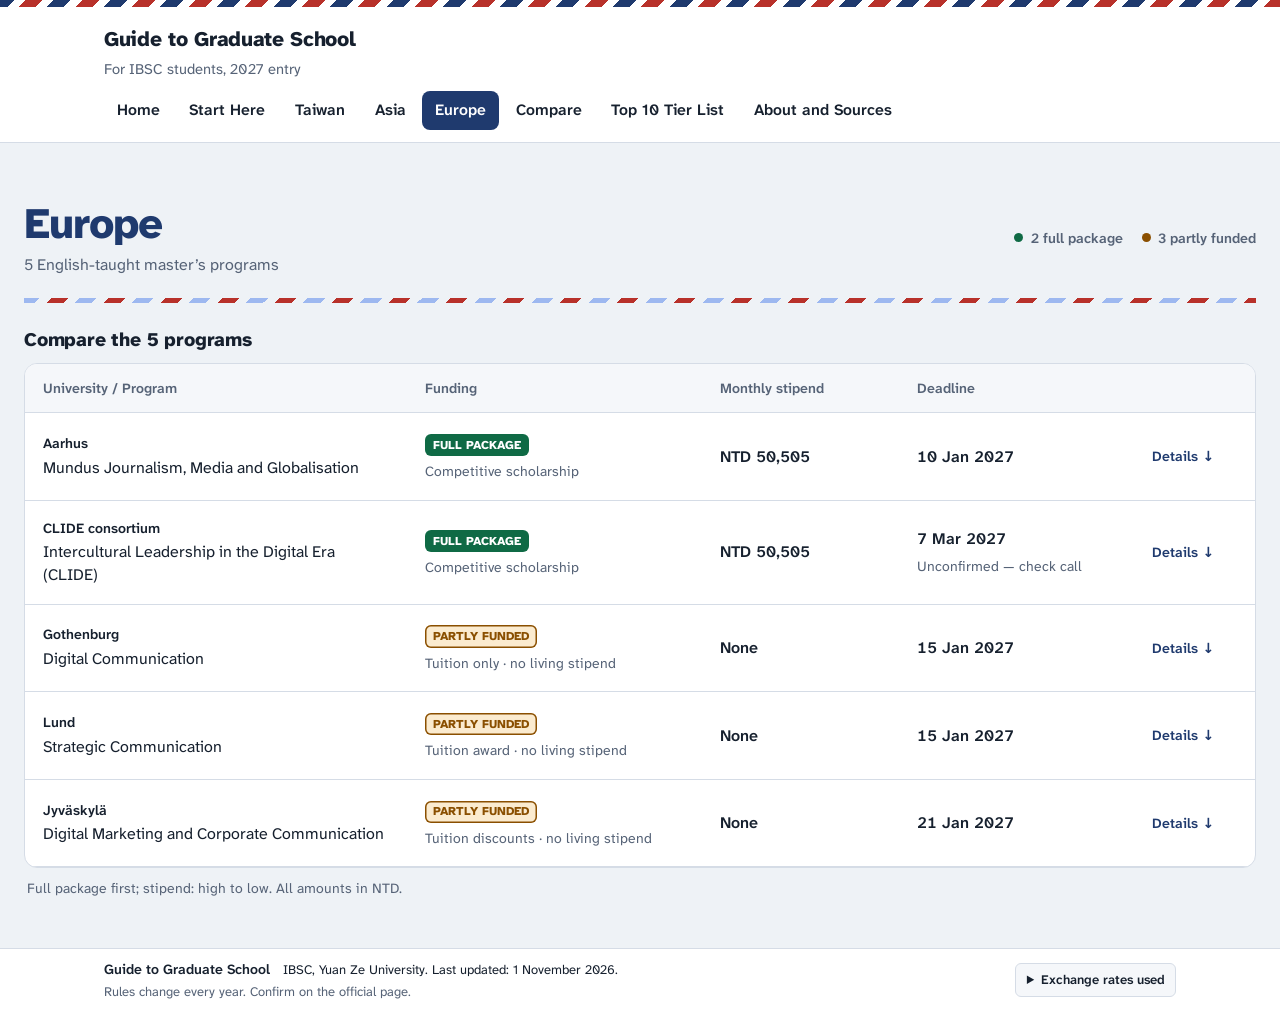
<file: europe.html>
<!doctype html>
<html lang="en">
<head>
<meta charset="utf-8">
<meta name="viewport" content="width=device-width, initial-scale=1">
<title>Europe | Guide to Graduate School</title>
<meta name="description" content="Fully funded and partly funded master&#x27;s programs for IBSC students: funding, fees, documents and deadlines.">
<link rel="preconnect" href="https://fonts.googleapis.com">
<link rel="preconnect" href="https://fonts.gstatic.com" crossorigin>
<link rel="stylesheet" href="https://fonts.googleapis.com/css2?family=Atkinson+Hyperlegible+Next:ital,wght@0,400;0,600;0,800;1,400&display=swap">
<link rel="stylesheet" href="style.css?v=10">
<link rel="stylesheet" href="region-pages.css?v=10">
<script>function imgFail(i){var n=(i.getAttribute('data-next')||'').split('|').filter(Boolean);if(n.length){i.setAttribute('data-next',n.slice(1).join('|'));i.src=n[0];}else{var f=i.closest('.frame');if(f)f.classList.add('noimg');i.remove();}}</script>
<noscript><style>
.overview-table>tbody>tr.inline-profile-row[hidden]{display:table-row!important}
@media(max-width:760px){.overview-table>tbody>tr.inline-profile-row[hidden]{display:block!important}}
</style></noscript>
</head>
<body>
<a class="skip" href="#main">Skip to content</a>
<header class="site-head">
  <div class="wrap head-row">
    <a class="brand" href="index.html"><span class="brand-name">Guide to Graduate School</span><span class="brand-for">For IBSC students, 2027 entry</span></a>
  </div>
  <nav class="wrap" aria-label="Main menu"><ul class="nav"><li><a href="index.html">Home</a></li><li><a href="start-here.html">Start Here</a></li><li><a href="taiwan.html">Taiwan</a></li><li><a href="asia.html">Asia</a></li><li><a href="europe.html" aria-current="page">Europe</a></li><li><a href="compare.html">Compare</a></li><li><a href="top-10.html">Top 10 Tier List</a></li><li><a href="about.html">About and Sources</a></li></ul></nav>
</header>
<main id="main" class="wrap region-page region-europe">
<header class="region-heading"><div><h1>Europe</h1><p>5 English-taught master’s programs</p></div><p class="region-counts"><span><i class="funding-dot full-dot" aria-hidden="true"></i>2 full package</span><span><i class="funding-dot part-dot" aria-hidden="true"></i>3 partly funded</span></p></header>
<section class="glance" id="glance" aria-labelledby="glance-t"><div class="region-section-heading"><h2 id="glance-t">Compare the 5 programs</h2></div><div class="overview-scroll"><table class="overview-table"><thead><tr><th scope="col">University / Program</th><th scope="col">Funding</th><th scope="col">Monthly stipend</th><th scope="col">Deadline</th><th scope="col"><span class="sr">Open profile</span></th></tr></thead><tbody><tr class="overview-row" data-date="2027-01-10"><th scope="row"><a class="program-name" href="#mundus" data-profile-open="mundus" aria-controls="mundus-row" aria-expanded="false"><span class="row-school">Aarhus</span><span>Mundus Journalism, Media and Globalisation</span></a></th><td data-label="Funding"><span class="badge full">FULL PACKAGE</span><small>Competitive scholarship</small></td><td data-label="Monthly stipend"><strong>NTD 50,505</strong></td><td data-label="Deadline" class="row-deadline"><strong>10 Jan 2027</strong><small class="deadline-status"></small></td><td class="row-action"><a href="#mundus" data-profile-open="mundus" aria-controls="mundus-row" aria-expanded="false" aria-label="Open Aarhus profile">Details <span aria-hidden="true">↓</span></a></td></tr><tr class="inline-profile-row" id="mundus-row" data-profile-row="mundus" hidden><td colspan="5">
<article class="prog" id="mundus" aria-labelledby="mundus-t">
<header class="prog-head">
<div class="prog-title"><p class="profile-index">01 / 05</p><p class="uni">Aarhus University, with the Erasmus Mundus Journalism consortium</p><h2 id="mundus-t">Mundus Journalism, Media and Globalisation</h2><p class="profile-brief">Journalism and global media across two countries.</p><dl class="profile-meta"><div><dt>Location</dt><dd>Aarhus, Denmark (year 1); Amsterdam, London, Munich or Prague (year 2, by specialisation)</dd></div><div><dt>Duration</dt><dd>2 years full-time (120 ECTS)</dd></div><div><dt>Language</dt><dd>English</dd></div></dl><ul class="profile-links"><li><a href="https://mundusjournalism.com/" target="_blank" rel="noopener">Program page</a></li><li><a href="https://eddiprod.au.dk/EDDI/webservices/DokOrdningService.cfc?method=visGodkendtOrdning&amp;dokOrdningId=20237&amp;sprog=en" target="_blank" rel="noopener">Curriculum</a></li><li><a href="https://international.au.dk/" target="_blank" rel="noopener">University website</a></li></ul></div>
<figure class="campus"><div class="frame"><img src="images/mundus-campus.png" data-next="https://drive.google.com/thumbnail?id=1u7nGHnzFTxMbdvyZjq6qguuMs7imPeP4&amp;sz=w1200|https://lh3.googleusercontent.com/d/1u7nGHnzFTxMbdvyZjq6qguuMs7imPeP4=w1200" alt="Aarhus University park with yellow-brick buildings and the city behind" loading="lazy" decoding="async" onerror="imgFail(this)"><span class="ph">Image coming soon<br><small>images/mundus-campus.png</small></span></div><figcaption>Photo: Aarhus University</figcaption></figure>
</header>
<dl class="profile-quick" id="mundus-facts"><div data-fact="funding"><dt><svg class="ui-icon" aria-hidden="true" focusable="false"><use href="icons.svg#funding"></use></svg><span>Funding</span></dt><dd><span class="badge full">FULL PACKAGE</span><small>Erasmus Mundus</small></dd></div><div data-fact="stipend"><dt><svg class="ui-icon" aria-hidden="true" focusable="false"><use href="icons.svg#funding"></use></svg><span>Monthly stipend</span></dt><dd><strong>NTD 50,505</strong></dd></div><div data-fact="tuition"><dt><svg class="ui-icon" aria-hidden="true" focusable="false"><use href="icons.svg#tuition"></use></svg><span>Tuition covered</span></dt><dd><strong>100%</strong></dd></div><div data-fact="fee"><dt><svg class="ui-icon" aria-hidden="true" focusable="false"><use href="icons.svg#fee"></use></svg><span>Application fee</span></dt><dd><strong>Not confirmed</strong></dd></div><div data-date="2027-01-10" data-fact="deadline"><dt><svg class="ui-icon" aria-hidden="true" focusable="false"><use href="icons.svg#calendar"></use></svg><span>Apply by</span></dt><dd><strong>10 Jan 2027</strong><small class="deadline-status"></small></dd></div><div data-fact="tests"><dt><svg class="ui-icon" aria-hidden="true" focusable="false"><use href="icons.svg#tests"></use></svg><span>Tests &amp; English proof</span></dt><dd><strong>IELTS 7.0 (6.0 each) / TOEFL iBT 100</strong><small>English CEFR C1.</small><a class="quick-tests-link" href="#mundus-s5">View test requirements <span aria-hidden="true">↗</span></a></dd></div></dl>
<p class="profile-caution"><span aria-hidden="true">!</span>At least 3 months of journalism experience required</p>
<details class="profile-full" id="mundus-full"><summary><span class="full-label">Study, funding &amp; application</span><span class="full-action" aria-hidden="true">+</span></summary><div class="profile-full-body">
<div class="study-grid"><div class="study-notes"><section class="psec study-card" aria-labelledby="mundus-s2"><h3 id="mundus-s2"><span class="pn" aria-hidden="true">2</span>What you’ll study</h3><div class="pc"><p>Study journalism, media and global communication across two European countries. Year one is in Aarhus; year two follows your chosen specialisation.</p></div></section><section class="psec study-card" aria-labelledby="mundus-s3"><h3 id="mundus-s3"><span class="pn" aria-hidden="true">3</span>Your IBSC connection</h3><div class="pc"><p>Builds on IBSC communication theory, media production and intercultural communication. Best for students interested in journalism and global media.</p></div></section></div><aside class="study-courses" aria-label="Course connections"><h4>Course connections</h4><ul class="courses"><li>Introduction to Communication Theory (IBSC)</li><li>Journalistic English (IBSC)</li><li>Intercultural Communication (IBSC)</li></ul></aside></div>
<section class="psec funding-section" aria-labelledby="mundus-s4"><h3 id="mundus-s4"><span class="pn" aria-hidden="true">4</span><svg class="ui-icon" aria-hidden="true" focusable="false"><use href="icons.svg#funding"></use></svg>Funding</h3><div class="pc"><p class="cost"><strong>Cost without a scholarship:</strong> Non-EU tuition: NTD 757,575 for the 2 years.</p><div class="fund full"><h4>Erasmus Mundus Scholarship, Mundus Journalism <span class="kind full">Full package</span></h4><p class="funding-provider"><span>Funded by</span> European Union, through the Mundus Journalism consortium.</p><dl class="funding-summary"><div class="financial-row"><dt>Tuition support</dt><dd>100% for 2 years (<strong class="money-value">NTD 757,575</strong> for non-EU students).</dd></div><div class="financial-row"><dt>Monthly stipend</dt><dd><strong class="money-value">NTD 50,505</strong> per month for up to 24 months. Health and liability insurance included.</dd></div><div><dt>Who can apply</dt><dd><ul class="fund-points"><li>All nationalities, including Taiwanese applicants, subject to admission rules.</li><li>Previous Erasmus Mundus scholarship recipients are ineligible.</li></ul></dd></div><div><dt>How to apply</dt><dd>One application for admission and scholarship, by 10 January 2027, 13:00 CET.</dd></div><div><dt>Selection and renewal</dt><dd>Highly competitive: about 10–15 awards for 2027–2029. Year-two living-cost coverage is not verified.</dd></div></dl><p class="fsrc">Source: <a href="https://mundusjournalism.com/admissions/tuition-stipends-and-scholarships" target="_blank" rel="noopener">Mundus Journalism: tuition, stipends and scholarships</a></p></div></div></section>
<section class="psec application-section" aria-labelledby="mundus-s6"><h3 id="mundus-s6"><span class="pn" aria-hidden="true">6</span><svg class="ui-icon" aria-hidden="true" focusable="false"><use href="icons.svg#calendar"></use></svg>Plan your application</h3><div class="pc"><dl class="dls"><div class="hot"><dt>Application deadline</dt><dd>10 January 2027, 13:00 CET</dd></div><div class="hot"><dt>Scholarship deadline</dt><dd>10 January 2027, 13:00 CET (reviewed with the application)</dd></div><div class=""><dt>Start date</dt><dd>1 September 2027</dd></div></dl></div></section>
<details class="psec profile-detail" aria-labelledby="mundus-s5"><summary id="mundus-s5"><span class="pn" aria-hidden="true">5</span><svg class="ui-icon" aria-hidden="true" focusable="false"><use href="icons.svg#tests"></use></svg>Requirements and documents<span class="detail-hint">View details</span></summary><div class="pc"><div class="tablewrap"><table class="req"><caption class="sr">Requirements and documents for Aarhus, Mundus Journalism</caption><thead><tr><th scope="col">Item</th><th scope="col">Status</th><th scope="col">What you need</th></tr></thead><tbody><tr class="st-R"><th scope="row">GPA</th><td class="stc"><span class="chip c-R">Required</span></td><td>Relevant 3-year bachelor&#x27;s with above-average results.</td></tr><tr class="priority-row st-R"><th scope="row"><svg class="ui-icon" aria-hidden="true" focusable="false"><use href="icons.svg#tests"></use></svg>Language</th><td class="stc"><span class="chip c-R">Required</span></td><td>CEFR C1: IELTS 7.0 (6.0 each) or TOEFL iBT 100.</td></tr><tr class="st-R"><th scope="row">Transcripts</th><td class="stc"><span class="chip c-R">Required</span></td><td>Official transcripts, with English translations if needed.</td></tr><tr class="st-R"><th scope="row">Diploma</th><td class="stc"><span class="chip c-R">Required</span></td><td>Degree, or proof of completion by 1 Aug 2027.</td></tr><tr class="st-N"><th scope="row">Thesis</th><td class="stc"><span class="chip c-N">Not required</span></td><td>Not needed. Send 3 journalistic work samples.</td></tr><tr class="st-N"><th scope="row">Research proposal / Study plan</th><td class="stc"><span class="chip c-N">Not required</span></td><td>No. Answer reflection questions in the form.</td></tr><tr class="st-S"><th scope="row">Contact with an advisor</th><td class="stc"><span class="chip c-S">Not stated</span></td><td><span aria-hidden="true">–</span></td></tr><tr class="st-R"><th scope="row">Personal statement</th><td class="stc"><span class="chip c-R">Required</span></td><td>Application Reflections section of the form.</td></tr><tr class="st-R"><th scope="row">Recommendation letters</th><td class="stc"><span class="chip c-R">Required</span></td><td>2 signed letters: 1 academic, 1 employer.</td></tr><tr class="st-R"><th scope="row">CV / Résumé</th><td class="stc"><span class="chip c-R">Required</span></td><td>Max 2 pages.</td></tr><tr class="st-R"><th scope="row">Passport or ID</th><td class="stc"><span class="chip c-R">Required</span></td><td>Passport copy, uploaded separately.</td></tr><tr class="priority-row st-S"><th scope="row"><svg class="ui-icon" aria-hidden="true" focusable="false"><use href="icons.svg#fee"></use></svg>Application fee</th><td class="stc"><span class="chip c-S">Not stated</span></td><td>NTD 5,411 at Aarhus; not confirmed for Mundus.</td></tr><tr class="st-R"><th scope="row">Translations of documents</th><td class="stc"><span class="chip c-R">Required</span></td><td>Certified English translations.</td></tr><tr class="st-S"><th scope="row">Authentication of documents</th><td class="stc"><span class="chip c-S">Not stated</span></td><td>Not stated. APS only for degrees from China, India or Vietnam (Munich).</td></tr><tr class="st-R"><th scope="row">Other</th><td class="stc"><span class="chip c-R">Required</span></td><td>3 months of journalism experience and 3 work samples. One PDF, max 100 MB.</td></tr><tr class="priority-row st-S"><th scope="row"><svg class="ui-icon" aria-hidden="true" focusable="false"><use href="icons.svg#tests"></use></svg>Optional tests (GRE, GMAT, TOCFL, TOPIK)</th><td class="stc"><span class="chip c-S">Not stated</span></td><td>Not mentioned.</td></tr></tbody></table></div></div></details>
<details class="psec profile-detail profile-facts" aria-labelledby="mundus-s1"><summary id="mundus-s1">Full program facts<span class="detail-hint">View details</span></summary><div class="pc"><dl class="fields"><div><dt>University</dt><dd>Aarhus University, with the Erasmus Mundus Journalism consortium</dd></div><div><dt>Program</dt><dd>Erasmus Mundus Master&#x27;s in Journalism, Media and Globalisation</dd></div><div><dt>Degree</dt><dd>Master of Arts (MA), joint master&#x27;s degree</dd></div><div><dt>Length</dt><dd>2 years full-time (120 ECTS)</dd></div><div><dt>City and country</dt><dd>Aarhus, Denmark (year 1); Amsterdam, London, Munich or Prague (year 2, by specialisation)</dd></div><div><dt>Language</dt><dd>English</dd></div></dl></div></details>
<details class="psec profile-detail" aria-labelledby="mundus-s7"><summary id="mundus-s7"><span class="pn" aria-hidden="true">7</span>Screenshots<span class="detail-hint">View details</span></summary><div class="pc"><div class="shots"><figure class="shot"><div class="frame"><a class="zoom" href="images/evidence-mundus-funding.png" target="_blank" rel="noopener" aria-label="Open full size: Screenshot of the Mundus Journalism tuition, stipends and scholarships page"><img src="images/evidence-mundus-funding.png" data-next="https://drive.google.com/thumbnail?id=12Sej2HODxZdvLQLCHTjmYVPvWulDSQny&amp;sz=w1600|https://lh3.googleusercontent.com/d/12Sej2HODxZdvLQLCHTjmYVPvWulDSQny=w1600" alt="Screenshot of the Mundus Journalism tuition, stipends and scholarships page" loading="lazy" decoding="async" onerror="imgFail(this)"></a><span class="ph">Evidence image unavailable</span></div><figcaption><strong>Funding.</strong> Taken 30 October 2026. Select to enlarge. <a href="https://drive.google.com/file/d/12Sej2HODxZdvLQLCHTjmYVPvWulDSQny/view" target="_blank" rel="noopener">Original source</a>.</figcaption></figure><figure class="shot"><div class="frame"><a class="zoom" href="images/evidence-mundus-requirements.png" target="_blank" rel="noopener" aria-label="Open full size: Screenshot of the Mundus Journalism admission requirements page"><img src="images/evidence-mundus-requirements.png" data-next="https://drive.google.com/thumbnail?id=16GpgNm7V_1xrhoDSy_29mxjNZ9JjaCn4&amp;sz=w1600|https://lh3.googleusercontent.com/d/16GpgNm7V_1xrhoDSy_29mxjNZ9JjaCn4=w1600" alt="Screenshot of the Mundus Journalism admission requirements page" loading="lazy" decoding="async" onerror="imgFail(this)"></a><span class="ph">Evidence image unavailable</span></div><figcaption><strong>Requirements.</strong> Taken 30 October 2026. Select to enlarge. <a href="https://drive.google.com/file/d/16GpgNm7V_1xrhoDSy_29mxjNZ9JjaCn4/view" target="_blank" rel="noopener">Original source</a>.</figcaption></figure></div></div></details>
<details class="psec profile-detail" aria-labelledby="mundus-s8"><summary id="mundus-s8"><span class="pn" aria-hidden="true">8</span>Contact and sources<span class="detail-hint">View details</span></summary><div class="pc"><ul class="contacts"><li><span class="cl">Mundus Journalism and scholarship:</span> <a href="mailto:info.mundusjournalism@au.dk">info.mundusjournalism@au.dk</a></li><li><span class="cl">Aarhus University:</span> <a href="mailto:au@au.dk">au@au.dk</a></li></ul><p class="label">Sources</p><ol class="srcs"><li><a href="https://mundusjournalism.com/" target="_blank" rel="noopener">Mundus Journalism official website</a></li><li><a href="https://mundusjournalism.com/admissions/admission-requirements" target="_blank" rel="noopener">Mundus Journalism: admission requirements</a></li><li><a href="https://mundusjournalism.com/admissions/application-process" target="_blank" rel="noopener">Mundus Journalism: application process</a></li><li><a href="https://mundusjournalism.com/admissions/tuition-stipends-and-scholarships" target="_blank" rel="noopener">Mundus Journalism: tuition, stipends and scholarships</a></li><li><a href="https://international.au.dk/" target="_blank" rel="noopener">Aarhus University</a></li><li><a href="https://masters.au.dk/tuitionfees" target="_blank" rel="noopener">Aarhus University: tuition and application fees</a></li></ol><p class="checked">Last checked: 30 October 2026</p></div></details>
</div></details>
<p class="back"><a href="#glance">Back to comparison ↑</a></p>
</article>
</td></tr><tr class="overview-row"><th scope="row"><a class="program-name" href="#clide" data-profile-open="clide" aria-controls="clide-row" aria-expanded="false"><span class="row-school">CLIDE consortium</span><span>Intercultural Leadership in the Digital Era (CLIDE)</span></a></th><td data-label="Funding"><span class="badge full">FULL PACKAGE</span><small>Competitive scholarship</small></td><td data-label="Monthly stipend"><strong>NTD 50,505</strong></td><td data-label="Deadline" class="row-deadline"><strong>7 Mar 2027</strong><small class="deadline-status">Unconfirmed — check call</small></td><td class="row-action"><a href="#clide" data-profile-open="clide" aria-controls="clide-row" aria-expanded="false" aria-label="Open CLIDE consortium profile">Details <span aria-hidden="true">↓</span></a></td></tr><tr class="inline-profile-row" id="clide-row" data-profile-row="clide" hidden><td colspan="5">
<article class="prog" id="clide" aria-labelledby="clide-t">
<header class="prog-head">
<div class="prog-title"><p class="profile-index">02 / 05</p><p class="uni">Nicolaus Copernicus University in Toruń (coordinator), CLIDE Erasmus Mundus consortium</p><h2 id="clide-t">Intercultural Leadership in the Digital Era (CLIDE)</h2><p class="profile-brief">Intercultural teamwork and digital leadership.</p><dl class="profile-meta"><div><dt>Location</dt><dd>Toruń, Poland, with partners in Granada (Spain), Upper Austria (Austria), Casablanca (Morocco) and Kharkiv (Ukraine)</dd></div><div><dt>Duration</dt><dd>2 years full-time (120 ECTS)</dd></div><div><dt>Language</dt><dd>English</dd></div></dl><ul class="profile-links"><li><a href="https://erasmus-plus.ec.europa.eu/projects/search/details/101241178" target="_blank" rel="noopener">Program page</a></li><li><a href="https://erasmus-plus.ec.europa.eu/programme-guide/part-b/key-action-2/erasmus-mundus" target="_blank" rel="noopener">Scholarship rules</a></li><li><a href="https://www.umk.pl/en/" target="_blank" rel="noopener">Coordinating university</a></li></ul></div>
<figure class="campus"><div class="frame"><img src="images/clide-campus.jpg" data-next="https://drive.google.com/thumbnail?id=1fzefBe2VKNDSu4PIIIgKdgHAPJYjHSlI&amp;sz=w1200|https://lh3.googleusercontent.com/d/1fzefBe2VKNDSu4PIIIgKdgHAPJYjHSlI=w1200" alt="Colourful astronomy mural behind cherry blossoms in Toruń, home of Nicolaus Copernicus University" loading="lazy" decoding="async" onerror="imgFail(this)"><span class="ph">Image coming soon<br><small>images/clide-campus.jpg</small></span></div><figcaption>Photo: Nicolaus Copernicus University in Toruń (umk.pl)</figcaption></figure>
</header>
<dl class="profile-quick" id="clide-facts"><div data-fact="funding"><dt><svg class="ui-icon" aria-hidden="true" focusable="false"><use href="icons.svg#funding"></use></svg><span>Funding</span></dt><dd><span class="badge full">FULL PACKAGE</span><small>Erasmus Mundus</small></dd></div><div data-fact="stipend"><dt><svg class="ui-icon" aria-hidden="true" focusable="false"><use href="icons.svg#funding"></use></svg><span>Monthly stipend</span></dt><dd><strong>NTD 50,505</strong></dd></div><div data-fact="tuition"><dt><svg class="ui-icon" aria-hidden="true" focusable="false"><use href="icons.svg#tuition"></use></svg><span>Tuition covered</span></dt><dd><strong>100%</strong></dd></div><div data-fact="fee"><dt><svg class="ui-icon" aria-hidden="true" focusable="false"><use href="icons.svg#fee"></use></svg><span>Application fee</span></dt><dd><strong>Not stated</strong></dd></div><div data-fact="deadline"><dt><svg class="ui-icon" aria-hidden="true" focusable="false"><use href="icons.svg#calendar"></use></svg><span>Apply by</span></dt><dd><strong>7 Mar 2027</strong><small>Unconfirmed — check call</small></dd></div><div data-fact="tests"><dt><svg class="ui-icon" aria-hidden="true" focusable="false"><use href="icons.svg#tests"></use></svg><span>Tests &amp; English proof</span></dt><dd><strong>English CEFR B2+</strong><small>Minimum test scores not confirmed.</small><a class="quick-tests-link" href="#clide-s5">View test requirements <span aria-hidden="true">↗</span></a></dd></div></dl>
<p class="profile-caution"><span aria-hidden="true">!</span>Reported deadline; confirm the official call</p>
<details class="profile-full" id="clide-full"><summary><span class="full-label">Study, funding &amp; application</span><span class="full-action" aria-hidden="true">+</span></summary><div class="profile-full-body">
<div class="study-grid"><div class="study-notes"><section class="psec study-card" aria-labelledby="clide-s2"><h3 id="clide-s2"><span class="pn" aria-hidden="true">2</span>What you’ll study</h3><div class="pc"><p>A two-year, 120-ECTS joint master&#x27;s in intercultural leadership and digital change. Choose digital-era leadership or leading intercultural teams.</p></div></section><section class="psec study-card" aria-labelledby="clide-s3"><h3 id="clide-s3"><span class="pn" aria-hidden="true">3</span>Your IBSC connection</h3><div class="pc"><p>Builds on IBSC intercultural communication and digital media. Best for students moving toward international team leadership.</p></div></section></div><aside class="study-courses" aria-label="Course connections"><h4>Course connections</h4><ul class="courses"><li>Intercultural Communication (IBSC)</li><li>Seminar in Public Relations and Strategic Communication (IBSC)</li><li>Multimedia Content Management and Creation with AI (IBSC)</li></ul></aside></div>
<section class="psec funding-section" aria-labelledby="clide-s4"><h3 id="clide-s4"><span class="pn" aria-hidden="true">4</span><svg class="ui-icon" aria-hidden="true" focusable="false"><use href="icons.svg#funding"></use></svg>Funding</h3><div class="pc"><div class="fund full"><h4>Erasmus Mundus Scholarship, CLIDE <span class="kind full">Full package</span></h4><p class="funding-provider"><span>Funded by</span> European Union, through the CLIDE consortium.</p><dl class="funding-summary"><div class="financial-row"><dt>Tuition support</dt><dd>100% for scholarship holders. The 18 tuition-free places have no stipend.</dd></div><div class="financial-row"><dt>Monthly stipend</dt><dd><ul class="fund-points"><li><strong class="money-value">NTD 50,505</strong>/month for up to 24 months; NTD 1,212,120 total.</li><li>Insurance included.</li><li>Pay housing and travel from the stipend.</li></ul></dd></div><div><dt>Who can apply</dt><dd><ul class="fund-points"><li>International applicants meeting academic, English and scholarship rules.</li><li>Previous Erasmus Mundus recipients may be excluded.</li></ul></dd></div><div><dt>How to apply</dt><dd>Apply through CLIDE. Confirm any separate scholarship steps in the 2027/28 rules.</dd></div><div><dt>Selection and renewal</dt><dd>Competitive. 12 scholarship places reported for the 2027/2028 intake.</dd></div></dl><p class="fsrc">Sources: <a href="https://erasmus-plus.ec.europa.eu/programme-guide/part-b/key-action-2/erasmus-mundus" target="_blank" rel="noopener">Erasmus Mundus scholarship rules</a> · <a href="https://irk.umk.pl/en-gb/offer/U2026/programme/11550305-KRK/?from=field%3AIL" target="_blank" rel="noopener">CLIDE selection — 2026/27 reference</a>.</p></div></div></section>
<section class="psec application-section" aria-labelledby="clide-s6"><h3 id="clide-s6"><span class="pn" aria-hidden="true">6</span><svg class="ui-icon" aria-hidden="true" focusable="false"><use href="icons.svg#calendar"></use></svg>Plan your application</h3><div class="pc"><dl class="dls"><div class=""><dt>Application opens</dt><dd>22 February 2027 (reported)</dd></div><div class="hot"><dt>Application deadline</dt><dd>7 March 2027 (reported; reconfirm in the official 2027/28 call)</dd></div><div class="hot"><dt>Scholarship deadline</dt><dd>Not confirmed; check whether it matches the admission deadline.</dd></div><div class=""><dt>Start date</dt><dd>2027/2028 academic year (exact date not verified)</dd></div></dl></div></section>
<details class="psec profile-detail" aria-labelledby="clide-s5"><summary id="clide-s5"><span class="pn" aria-hidden="true">5</span><svg class="ui-icon" aria-hidden="true" focusable="false"><use href="icons.svg#tests"></use></svg>Requirements and documents<span class="detail-hint">View details</span></summary><div class="pc"><div class="tablewrap"><table class="req"><caption class="sr">Requirements and documents for CLIDE, Intercultural Leadership (Erasmus Mundus)</caption><thead><tr><th scope="col">Item</th><th scope="col">Status</th><th scope="col">What you need</th></tr></thead><tbody><tr class="st-R"><th scope="row">GPA</th><td class="stc"><span class="chip c-R">Required</span></td><td>Good results. No minimum published.</td></tr><tr class="priority-row st-R"><th scope="row"><svg class="ui-icon" aria-hidden="true" focusable="false"><use href="icons.svg#tests"></use></svg>Language</th><td class="stc"><span class="chip c-R">Required</span></td><td>CEFR B2+. Scores not confirmed.</td></tr><tr class="st-R"><th scope="row">Transcripts</th><td class="stc"><span class="chip c-R">Required</span></td><td>Official transcripts.</td></tr><tr class="st-R"><th scope="row">Diploma</th><td class="stc"><span class="chip c-R">Required</span></td><td>Bachelor&#x27;s degree in any field.</td></tr><tr class="st-S"><th scope="row">Thesis</th><td class="stc"><span class="chip c-S">Not stated</span></td><td>Not listed. Dissertation needed to graduate.</td></tr><tr class="st-S"><th scope="row">Research proposal / Study plan</th><td class="stc"><span class="chip c-S">Not stated</span></td><td>Not stated. Use the motivation letter.</td></tr><tr class="st-S"><th scope="row">Contact with an advisor</th><td class="stc"><span class="chip c-S">Not stated</span></td><td><span aria-hidden="true">–</span></td></tr><tr class="st-R"><th scope="row">Personal statement</th><td class="stc"><span class="chip c-R">Required</span></td><td>Motivation letter.</td></tr><tr class="st-R"><th scope="row">Recommendation letters</th><td class="stc"><span class="chip c-R">Required</span></td><td>2 letters: 1 academic, 1 professional.</td></tr><tr class="st-R"><th scope="row">CV / Résumé</th><td class="stc"><span class="chip c-R">Required</span></td><td>Europass recommended.</td></tr><tr class="st-R"><th scope="row">Passport or ID</th><td class="stc"><span class="chip c-R">Required</span></td><td>Passport or ID copy.</td></tr><tr class="priority-row st-S"><th scope="row"><svg class="ui-icon" aria-hidden="true" focusable="false"><use href="icons.svg#fee"></use></svg>Application fee</th><td class="stc"><span class="chip c-S">Not stated</span></td><td>Not confirmed.</td></tr><tr class="st-R"><th scope="row">Translations of documents</th><td class="stc"><span class="chip c-R">Required</span></td><td>English translations if needed.</td></tr><tr class="st-S"><th scope="row">Authentication of documents</th><td class="stc"><span class="chip c-S">Not stated</span></td><td>Polish recognition (NAWA) may apply.</td></tr><tr class="st-R"><th scope="row">Other</th><td class="stc"><span class="chip c-R">Required</span></td><td>Online form. Video or interview possible.</td></tr><tr class="priority-row st-S"><th scope="row"><svg class="ui-icon" aria-hidden="true" focusable="false"><use href="icons.svg#tests"></use></svg>Optional tests (GRE, GMAT, TOCFL, TOPIK)</th><td class="stc"><span class="chip c-S">Not stated</span></td><td><span aria-hidden="true">–</span></td></tr></tbody></table></div></div></details>
<details class="psec profile-detail profile-facts" aria-labelledby="clide-s1"><summary id="clide-s1">Full program facts<span class="detail-hint">View details</span></summary><div class="pc"><dl class="fields"><div><dt>University</dt><dd>Nicolaus Copernicus University in Toruń (coordinator), CLIDE Erasmus Mundus consortium</dd></div><div><dt>Program</dt><dd>InterCultural Leadership in Digital Era International Master (CLIDE)</dd></div><div><dt>Degree</dt><dd>Erasmus Mundus Joint Master&#x27;s Degree</dd></div><div><dt>Length</dt><dd>2 years full-time (120 ECTS)</dd></div><div><dt>City and country</dt><dd>Toruń, Poland, with partners in Granada (Spain), Upper Austria (Austria), Casablanca (Morocco) and Kharkiv (Ukraine)</dd></div><div><dt>Language</dt><dd>English</dd></div></dl></div></details>
<details class="psec profile-detail" aria-labelledby="clide-s7"><summary id="clide-s7"><span class="pn" aria-hidden="true">7</span>Screenshots<span class="detail-hint">View details</span></summary><div class="pc"><div class="shots"><figure class="shot"><div class="frame"><a class="zoom" href="images/evidence-clide-funding.png" target="_blank" rel="noopener" aria-label="Open full size: Screenshot of the CLIDE participation and scholarships page"><img src="images/evidence-clide-funding.png" data-next="https://drive.google.com/thumbnail?id=1dZxGuAgiIWNsevmijDa8hin0gxg_sSIC&amp;sz=w1600|https://lh3.googleusercontent.com/d/1dZxGuAgiIWNsevmijDa8hin0gxg_sSIC=w1600" alt="Screenshot of the CLIDE participation and scholarships page" loading="lazy" decoding="async" onerror="imgFail(this)"></a><span class="ph">Evidence image unavailable</span></div><figcaption><strong>Funding.</strong> Taken 30 October 2026. Select to enlarge. <a href="https://drive.google.com/file/d/1dZxGuAgiIWNsevmijDa8hin0gxg_sSIC/view" target="_blank" rel="noopener">Original source</a>.</figcaption></figure><figure class="shot"><div class="frame"><a class="zoom" href="images/evidence-clide-requirements.png" target="_blank" rel="noopener" aria-label="Open full size: Screenshot of the CLIDE admission requirements"><img src="images/evidence-clide-requirements.png" data-next="https://drive.google.com/thumbnail?id=1sDWcZ-TIi2NlszTnbGmnQGEHEB_ShWj4&amp;sz=w1600|https://lh3.googleusercontent.com/d/1sDWcZ-TIi2NlszTnbGmnQGEHEB_ShWj4=w1600" alt="Screenshot of the CLIDE admission requirements" loading="lazy" decoding="async" onerror="imgFail(this)"></a><span class="ph">Evidence image unavailable</span></div><figcaption><strong>Requirements.</strong> Taken 30 October 2026. Select to enlarge. <a href="https://drive.google.com/file/d/1sDWcZ-TIi2NlszTnbGmnQGEHEB_ShWj4/view" target="_blank" rel="noopener">Original source</a>.</figcaption></figure></div></div></details>
<details class="psec profile-detail" aria-labelledby="clide-s8"><summary id="clide-s8"><span class="pn" aria-hidden="true">8</span>Contact and sources<span class="detail-hint">View details</span></summary><div class="pc"><ul class="contacts"><li><span class="cl">Admissions (NCU):</span> <a href="mailto:studywithncu@umk.pl">studywithncu@umk.pl</a></li><li><span class="cl">Program:</span> <a href="mailto:clide@umk.pl">clide@umk.pl</a></li></ul><p class="label">Sources</p><ol class="srcs"><li><a href="https://erasmus-plus.ec.europa.eu/projects/search/details/101241178" target="_blank" rel="noopener">CLIDE on the Erasmus+ project database</a></li><li><a href="https://irk.umk.pl/en-gb/offer/U2026/programme/11550305-KRK/?from=field%3AIL" target="_blank" rel="noopener">CLIDE admission and scholarship selection — 2026/27 reference</a></li><li><a href="https://erasmus-plus.ec.europa.eu/programme-guide/part-b/key-action-2/erasmus-mundus" target="_blank" rel="noopener">Erasmus Mundus student scholarship rules</a></li><li><a href="https://erasmus-plus.ec.europa.eu/programme-guide/part-c/how-to-apply" target="_blank" rel="noopener">Apply for Erasmus Mundus</a></li></ol><p class="checked">Last checked: 1 November 2026</p></div></details>
</div></details>
<p class="back"><a href="#glance">Back to comparison ↑</a></p>
</article>
</td></tr><tr class="overview-row" data-date="2027-01-15"><th scope="row"><a class="program-name" href="#gothenburg" data-profile-open="gothenburg" aria-controls="gothenburg-row" aria-expanded="false"><span class="row-school">Gothenburg</span><span>Digital Communication</span></a></th><td data-label="Funding"><span class="badge part">PARTLY FUNDED</span><small>Tuition only · no living stipend</small></td><td data-label="Monthly stipend"><strong>None</strong></td><td data-label="Deadline" class="row-deadline"><strong>15 Jan 2027</strong><small class="deadline-status"></small></td><td class="row-action"><a href="#gothenburg" data-profile-open="gothenburg" aria-controls="gothenburg-row" aria-expanded="false" aria-label="Open Gothenburg profile">Details <span aria-hidden="true">↓</span></a></td></tr><tr class="inline-profile-row" id="gothenburg-row" data-profile-row="gothenburg" hidden><td colspan="5">
<article class="prog" id="gothenburg" aria-labelledby="gothenburg-t">
<header class="prog-head">
<div class="prog-title"><p class="profile-index">03 / 05</p><p class="uni">University of Gothenburg</p><h2 id="gothenburg-t">Digital Communication</h2><p class="profile-brief">Digital and organisational communication.</p><dl class="profile-meta"><div><dt>Location</dt><dd>Gothenburg, Sweden</dd></div><div><dt>Duration</dt><dd>2 years full-time (120 ECTS)</dd></div><div><dt>Language</dt><dd>English</dd></div></dl><ul class="profile-links"><li><a href="https://www.gu.se/en/study-gothenburg/master-in-digital-communication-n2dcm" target="_blank" rel="noopener">Program page</a></li><li><a href="https://www.gu.se/en/syllabus/718f0378-c3b9-11f1-a5d1-4a18723a4674" target="_blank" rel="noopener">Syllabus</a></li><li><a href="https://www.gu.se/en" target="_blank" rel="noopener">University website</a></li></ul></div>
<figure class="campus"><div class="frame"><img src="images/gothenburg-campus.webp" data-next="https://drive.google.com/thumbnail?id=1grM_xzt7hF_6sXlbzZKPIYAzTtqdZv6N&amp;sz=w1200|https://lh3.googleusercontent.com/d/1grM_xzt7hF_6sXlbzZKPIYAzTtqdZv6N=w1200" alt="University of Gothenburg main building with columns and front steps" loading="lazy" decoding="async" onerror="imgFail(this)"><span class="ph">Image coming soon<br><small>images/gothenburg-campus.webp</small></span></div><figcaption>Photo: University of Gothenburg</figcaption></figure>
</header>
<dl class="profile-quick" id="gothenburg-facts"><div data-fact="funding"><dt><svg class="ui-icon" aria-hidden="true" focusable="false"><use href="icons.svg#funding"></use></svg><span>Funding</span></dt><dd><span class="badge part">PARTLY FUNDED</span><small>Axel Adler</small></dd></div><div data-fact="stipend"><dt><svg class="ui-icon" aria-hidden="true" focusable="false"><use href="icons.svg#funding"></use></svg><span>Monthly stipend</span></dt><dd><strong>None</strong></dd></div><div data-fact="tuition"><dt><svg class="ui-icon" aria-hidden="true" focusable="false"><use href="icons.svg#tuition"></use></svg><span>Tuition covered</span></dt><dd><strong>100%</strong></dd></div><div data-fact="fee"><dt><svg class="ui-icon" aria-hidden="true" focusable="false"><use href="icons.svg#fee"></use></svg><span>Application fee</span></dt><dd><strong>NTD 2,988</strong></dd></div><div data-date="2027-01-15" data-fact="deadline"><dt><svg class="ui-icon" aria-hidden="true" focusable="false"><use href="icons.svg#calendar"></use></svg><span>Apply by</span></dt><dd><strong>15 Jan 2027</strong><small class="deadline-status"></small></dd></div><div data-fact="tests"><dt><svg class="ui-icon" aria-hidden="true" focusable="false"><use href="icons.svg#tests"></use></svg><span>Tests &amp; English proof</span></dt><dd><strong>English 6 equivalence</strong><small>IELTS / TOEFL accepted; see requirements.</small><a class="quick-tests-link" href="#gothenburg-s5">View test requirements <span aria-hidden="true">↗</span></a></dd></div></dl>
<p class="profile-caution"><span aria-hidden="true">!</span>Pay your own living costs</p>
<details class="profile-full" id="gothenburg-full"><summary><span class="full-label">Study, funding &amp; application</span><span class="full-action" aria-hidden="true">+</span></summary><div class="profile-full-body">
<div class="study-grid"><div class="study-notes"><section class="psec study-card" aria-labelledby="gothenburg-s2"><h3 id="gothenburg-s2"><span class="pn" aria-hidden="true">2</span>What you’ll study</h3><div class="pc"><p>Study digital and organisational communication, social media and research methods. The two-year program includes a master&#x27;s project, with options for electives, exchange or an internship.</p></div></section><section class="psec study-card" aria-labelledby="gothenburg-s3"><h3 id="gothenburg-s3"><span class="pn" aria-hidden="true">3</span>Your IBSC connection</h3><div class="pc"><p>Builds on IBSC strategic communication, public relations and digital media. A strong option for digital strategy and organisational communication.</p></div></section></div><aside class="study-courses" aria-label="Course connections"><h4>Course connections</h4><ul class="courses"><li>Digital Communication and Strategy</li><li>Project Management for Strategic Communication</li><li>Social Media and Society</li></ul></aside></div>
<section class="psec funding-section" aria-labelledby="gothenburg-s4"><h3 id="gothenburg-s4"><span class="pn" aria-hidden="true">4</span><svg class="ui-icon" aria-hidden="true" focusable="false"><use href="icons.svg#funding"></use></svg>Funding</h3><div class="pc"><p class="cost"><strong>Cost without a scholarship:</strong> Total tuition: NTD 976,080.</p><div class="fund part"><h4>Axel Adler Scholarship 2027 <span class="kind part">Partial</span></h4><p class="funding-provider"><span>Funded by</span> University of Gothenburg.</p><dl class="funding-summary"><div class="financial-row"><dt>Tuition support</dt><dd>100% of the <strong class="money-value">NTD 976,080</strong> tuition for selected students.</dd></div><div class="financial-row"><dt>Monthly stipend</dt><dd>None. No living or travel allowance.</dd></div><div class="financial-row"><dt>Additional benefits</dt><dd>Fee-paying students are covered by the university&#x27;s FAS+ insurance.</dd></div><div><dt>Who can apply</dt><dd>International applicants who must pay tuition fees.</dd></div><div><dt>How to apply</dt><dd><ul class="fund-points"><li>Rank Gothenburg first; apply by 15 January 2027.</li><li>Pay the fee and submit documents by 1 February.</li><li>Eligible applicants receive scholarship instructions around 10 February.</li></ul></dd></div><div><dt>Selection and renewal</dt><dd>Competitive: usually one award per program, sometimes more. Selection mainly uses your CV and motivation letter.</dd></div><div><dt>Other scholarships</dt><dd>SI funding covers tuition and NTD 39,840/month, but Taiwanese-only applicants are ineligible under its 34-country list.</dd></div></dl><p class="fsrc">Source: <a href="https://www.gu.se/en/study-in-gothenburg/apply/scholarships-for-fee-paying-students/axel-adler-scholarship" target="_blank" rel="noopener">Axel Adler Scholarship</a></p></div></div></section>
<section class="psec application-section" aria-labelledby="gothenburg-s6"><h3 id="gothenburg-s6"><span class="pn" aria-hidden="true">6</span><svg class="ui-icon" aria-hidden="true" focusable="false"><use href="icons.svg#calendar"></use></svg>Plan your application</h3><div class="pc"><dl class="dls"><div class=""><dt>Application opens</dt><dd>16 October 2026</dd></div><div class="hot"><dt>Application deadline</dt><dd>15 January 2027</dd></div><div class="hot"><dt>Statement of Intent</dt><dd>About 29 January 2027 (2 weeks after the deadline)</dd></div><div class="hot"><dt>Fee and documents for the scholarship</dt><dd>1 February 2027</dd></div><div class=""><dt>Scholarship results</dt><dd>Invitation about 10 February 2027; results 12 April 2027</dd></div><div class=""><dt>Start date</dt><dd>30 August 2027 (ends 3 June 2029)</dd></div></dl></div></section>
<details class="psec profile-detail" aria-labelledby="gothenburg-s5"><summary id="gothenburg-s5"><span class="pn" aria-hidden="true">5</span><svg class="ui-icon" aria-hidden="true" focusable="false"><use href="icons.svg#tests"></use></svg>Requirements and documents<span class="detail-hint">View details</span></summary><div class="pc"><div class="tablewrap"><table class="req"><caption class="sr">Requirements and documents for Gothenburg, Digital Communication</caption><thead><tr><th scope="col">Item</th><th scope="col">Status</th><th scope="col">What you need</th></tr></thead><tbody><tr class="st-S"><th scope="row">GPA</th><td class="stc"><span class="chip c-S">Not stated</span></td><td>No minimum. Selection by Statement of Intent.</td></tr><tr class="priority-row st-R"><th scope="row"><svg class="ui-icon" aria-hidden="true" focusable="false"><use href="icons.svg#tests"></use></svg>Language</th><td class="stc"><span class="chip c-R">Required</span></td><td>English 6 level (IELTS or TOEFL).</td></tr><tr class="st-R"><th scope="row">Transcripts</th><td class="stc"><span class="chip c-R">Required</span></td><td>Official transcripts.</td></tr><tr class="st-R"><th scope="row">Diploma</th><td class="stc"><span class="chip c-R">Required</span></td><td>Bachelor&#x27;s degree, 180 ECTS.</td></tr><tr class="st-R"><th scope="row">Thesis</th><td class="stc"><span class="chip c-R">Required</span></td><td>Required: research work of at least 15 ECTS.</td></tr><tr class="st-N"><th scope="row">Research proposal / Study plan</th><td class="stc"><span class="chip c-N">Not required</span></td><td><span aria-hidden="true">–</span></td></tr><tr class="st-S"><th scope="row">Contact with an advisor</th><td class="stc"><span class="chip c-S">Not stated</span></td><td><span aria-hidden="true">–</span></td></tr><tr class="st-R"><th scope="row">Personal statement</th><td class="stc"><span class="chip c-R">Required</span></td><td>Letter of motivation, max 4,000 characters.</td></tr><tr class="st-S"><th scope="row">Recommendation letters</th><td class="stc"><span class="chip c-S">Not stated</span></td><td>Not requested.</td></tr><tr class="st-S"><th scope="row">CV / Résumé</th><td class="stc"><span class="chip c-S">Not stated</span></td><td>Only for the scholarship (max 3,000 characters).</td></tr><tr class="st-S"><th scope="row">Passport or ID</th><td class="stc"><span class="chip c-S">Not stated</span></td><td>University Admissions rules apply.</td></tr><tr class="priority-row st-R"><th scope="row"><svg class="ui-icon" aria-hidden="true" focusable="false"><use href="icons.svg#fee"></use></svg>Application fee</th><td class="stc"><span class="chip c-R">Required</span></td><td>NTD 2,988. Pay by 1 Feb 2027.</td></tr><tr class="st-R"><th scope="row">Translations of documents</th><td class="stc"><span class="chip c-R">Required</span></td><td>Official translations if needed.</td></tr><tr class="st-S"><th scope="row">Authentication of documents</th><td class="stc"><span class="chip c-S">Not stated</span></td><td>Check University Admissions rules.</td></tr><tr class="st-R"><th scope="row">Other</th><td class="stc"><span class="chip c-R">Required</span></td><td>Apply at universityadmissions.se. Rank Gothenburg first.</td></tr><tr class="priority-row st-N"><th scope="row"><svg class="ui-icon" aria-hidden="true" focusable="false"><use href="icons.svg#tests"></use></svg>Optional tests (GRE, GMAT, TOCFL, TOPIK)</th><td class="stc"><span class="chip c-N">Not required</span></td><td>No GRE or GMAT.</td></tr></tbody></table></div></div></details>
<details class="psec profile-detail profile-facts" aria-labelledby="gothenburg-s1"><summary id="gothenburg-s1">Full program facts<span class="detail-hint">View details</span></summary><div class="pc"><dl class="fields"><div><dt>University</dt><dd>University of Gothenburg</dd></div><div><dt>Program</dt><dd>Master in Digital Communication (N2DCM)</dd></div><div><dt>Degree</dt><dd>Master of Science in Communication</dd></div><div><dt>Length</dt><dd>2 years full-time (120 ECTS)</dd></div><div><dt>City and country</dt><dd>Gothenburg, Sweden</dd></div><div><dt>Language</dt><dd>English</dd></div></dl></div></details>
<details class="psec profile-detail" aria-labelledby="gothenburg-s7"><summary id="gothenburg-s7"><span class="pn" aria-hidden="true">7</span>Screenshots<span class="detail-hint">View details</span></summary><div class="pc"><div class="shots"><figure class="shot"><div class="frame"><a class="zoom" href="images/evidence-gothenburg-funding.png" target="_blank" rel="noopener" aria-label="Open full size: Screenshot of the University of Gothenburg Axel Adler Scholarship page"><img src="images/evidence-gothenburg-funding.png" data-next="https://drive.google.com/thumbnail?id=1rpH6judB_0lIN_UaNHbCwiyXtwwZXlIn&amp;sz=w1600|https://lh3.googleusercontent.com/d/1rpH6judB_0lIN_UaNHbCwiyXtwwZXlIn=w1600" alt="Screenshot of the University of Gothenburg Axel Adler Scholarship page" loading="lazy" decoding="async" onerror="imgFail(this)"></a><span class="ph">Evidence image unavailable</span></div><figcaption><strong>Funding.</strong> Taken 30 October 2026. Select to enlarge. <a href="https://drive.google.com/file/d/1rpH6judB_0lIN_UaNHbCwiyXtwwZXlIn/view" target="_blank" rel="noopener">Original source</a>.</figcaption></figure><figure class="shot"><div class="frame"><a class="zoom" href="images/evidence-gothenburg-requirements.png" target="_blank" rel="noopener" aria-label="Open full size: Screenshot of the Master in Digital Communication entry requirements"><img src="images/evidence-gothenburg-requirements.png" data-next="https://drive.google.com/thumbnail?id=1cw4nD9iDhVD30Lh0_VPL6eEal1GaSFeA&amp;sz=w1600|https://lh3.googleusercontent.com/d/1cw4nD9iDhVD30Lh0_VPL6eEal1GaSFeA=w1600" alt="Screenshot of the Master in Digital Communication entry requirements" loading="lazy" decoding="async" onerror="imgFail(this)"></a><span class="ph">Evidence image unavailable</span></div><figcaption><strong>Requirements.</strong> Taken 30 October 2026. Select to enlarge. <a href="https://drive.google.com/file/d/1cw4nD9iDhVD30Lh0_VPL6eEal1GaSFeA/view" target="_blank" rel="noopener">Original source</a>.</figcaption></figure></div></div></details>
<details class="psec profile-detail" aria-labelledby="gothenburg-s8"><summary id="gothenburg-s8"><span class="pn" aria-hidden="true">8</span>Contact and sources<span class="detail-hint">View details</span></summary><div class="pc"><ul class="contacts"><li><span class="cl">Study counselling:</span> <a href="mailto:studievagledning@ait.gu.se">studievagledning@ait.gu.se</a></li><li><span class="cl">Scholarships:</span> <a href="mailto:scholarships@gu.se">scholarships@gu.se</a></li><li><span class="cl">Tuition fees:</span> <a href="mailto:tuitionfees@gu.se">tuitionfees@gu.se</a></li></ul><p class="label">Sources</p><ol class="srcs"><li><a href="https://www.gu.se/en/study-gothenburg/master-in-digital-communication-n2dcm" target="_blank" rel="noopener">Master in Digital Communication</a></li><li><a href="https://www.gu.se/en/study-gothenburg/application-to-master-in-digital-communication" target="_blank" rel="noopener">Program application instructions</a></li><li><a href="https://www.gu.se/en/study-in-gothenburg/apply/scholarships-for-fee-paying-students/axel-adler-scholarship" target="_blank" rel="noopener">Axel Adler Scholarship</a></li><li><a href="https://www.gu.se/en/study-in-gothenburg/apply/tuition-fees" target="_blank" rel="noopener">University of Gothenburg tuition fees</a></li><li><a href="https://www.universityadmissions.se/en/" target="_blank" rel="noopener">University Admissions Sweden</a></li><li><a href="https://si.se/en/apply/scholarships/" target="_blank" rel="noopener">SI Scholarship for Global Professionals</a></li></ol><p class="checked">Last checked: 31 October 2026</p></div></details>
</div></details>
<p class="back"><a href="#glance">Back to comparison ↑</a></p>
</article>
</td></tr><tr class="overview-row" data-date="2027-01-15"><th scope="row"><a class="program-name" href="#lund" data-profile-open="lund" aria-controls="lund-row" aria-expanded="false"><span class="row-school">Lund</span><span>Strategic Communication</span></a></th><td data-label="Funding"><span class="badge part">PARTLY FUNDED</span><small>Tuition award · no living stipend</small></td><td data-label="Monthly stipend"><strong>None</strong></td><td data-label="Deadline" class="row-deadline"><strong>15 Jan 2027</strong><small class="deadline-status"></small></td><td class="row-action"><a href="#lund" data-profile-open="lund" aria-controls="lund-row" aria-expanded="false" aria-label="Open Lund profile">Details <span aria-hidden="true">↓</span></a></td></tr><tr class="inline-profile-row" id="lund-row" data-profile-row="lund" hidden><td colspan="5">
<article class="prog" id="lund" aria-labelledby="lund-t">
<header class="prog-head">
<div class="prog-title"><p class="profile-index">04 / 05</p><p class="uni">Lund University</p><h2 id="lund-t">Strategic Communication</h2><p class="profile-brief">Public relations, branding and organisational communication.</p><dl class="profile-meta"><div><dt>Location</dt><dd>Helsingborg, Sweden</dd></div><div><dt>Duration</dt><dd>2 years full-time (120 credits)</dd></div><div><dt>Language</dt><dd>English</dd></div></dl><ul class="profile-links"><li><a href="https://www.lunduniversity.lu.se/study/strategic-communication-master-of-science-programme-SASKO" target="_blank" rel="noopener">Program page</a></li><li><a href="https://www.lunduniversity.lu.se/home" target="_blank" rel="noopener">University website</a></li></ul></div>
<figure class="campus"><div class="frame"><img src="images/lund-campus.webp" data-next="https://drive.google.com/thumbnail?id=1EDQOLZoNW4PFqz9PhqanAAhR1CqsKCcy&amp;sz=w1200|https://lh3.googleusercontent.com/d/1EDQOLZoNW4PFqz9PhqanAAhR1CqsKCcy=w1200" alt="Lund University main building with the fountain in front" loading="lazy" decoding="async" onerror="imgFail(this)"><span class="ph">Image coming soon<br><small>images/lund-campus.webp</small></span></div><figcaption>Photo: Lund University</figcaption></figure>
</header>
<dl class="profile-quick" id="lund-facts"><div data-fact="funding"><dt><svg class="ui-icon" aria-hidden="true" focusable="false"><use href="icons.svg#funding"></use></svg><span>Funding</span></dt><dd><span class="badge part">PARTLY FUNDED</span><small>Global Scholarship</small></dd></div><div data-fact="stipend"><dt><svg class="ui-icon" aria-hidden="true" focusable="false"><use href="icons.svg#funding"></use></svg><span>Monthly stipend</span></dt><dd><strong>None</strong></dd></div><div data-fact="tuition"><dt><svg class="ui-icon" aria-hidden="true" focusable="false"><use href="icons.svg#tuition"></use></svg><span>Tuition covered</span></dt><dd><strong>Up to 100%</strong></dd></div><div data-fact="fee"><dt><svg class="ui-icon" aria-hidden="true" focusable="false"><use href="icons.svg#fee"></use></svg><span>Application fee</span></dt><dd><strong>NTD 2,988</strong></dd></div><div data-date="2027-01-15" data-fact="deadline"><dt><svg class="ui-icon" aria-hidden="true" focusable="false"><use href="icons.svg#calendar"></use></svg><span>Apply by</span></dt><dd><strong>15 Jan 2027</strong><small class="deadline-status"></small></dd></div><div data-fact="tests"><dt><svg class="ui-icon" aria-hidden="true" focusable="false"><use href="icons.svg#tests"></use></svg><span>Tests &amp; English proof</span></dt><dd><strong>English 6 equivalence</strong><small>Check accepted proof in the requirements.</small><a class="quick-tests-link" href="#lund-s5">View test requirements <span aria-hidden="true">↗</span></a></dd></div></dl>
<p class="profile-caution"><span aria-hidden="true">!</span>Tuition coverage varies; pay your own living costs</p>
<details class="profile-full" id="lund-full"><summary><span class="full-label">Study, funding &amp; application</span><span class="full-action" aria-hidden="true">+</span></summary><div class="profile-full-body">
<div class="study-grid"><div class="study-notes"><section class="psec study-card" aria-labelledby="lund-s2"><h3 id="lund-s2"><span class="pn" aria-hidden="true">2</span>What you’ll study</h3><div class="pc"><p>Study public relations, branding, organisational communication and stakeholder relationships. Electives, internships and exchange let you shape your two-year degree.</p></div></section><section class="psec study-card" aria-labelledby="lund-s3"><h3 id="lund-s3"><span class="pn" aria-hidden="true">3</span>Your IBSC connection</h3><div class="pc"><p>A direct continuation of IBSC Strategic Communication. Develops communication planning for companies, public bodies and non-profit organisations.</p></div></section></div><aside class="study-courses" aria-label="Course connections"><h4>Course connections</h4><ul class="courses"><li>Intercultural Communication (IBSC)</li><li>Seminar in Public Relations and Strategic Communication (IBSC)</li><li>Multimedia Content Management and Creation with AI (IBSC)</li></ul></aside></div>
<section class="psec funding-section" aria-labelledby="lund-s4"><h3 id="lund-s4"><span class="pn" aria-hidden="true">4</span><svg class="ui-icon" aria-hidden="true" focusable="false"><use href="icons.svg#funding"></use></svg>Funding</h3><div class="pc"><p class="cost"><strong>Cost without a scholarship:</strong> Total tuition: NTD 896,400.</p><div class="fund part"><h4>Lund University Global Scholarship <span class="kind part">Partial</span></h4><p class="funding-provider"><span>Funded by</span> Lund University.</p><dl class="funding-summary"><div class="financial-row"><dt>Tuition support</dt><dd>Part or all of <strong class="money-value">NTD 896,400</strong>. Coverage depends on the faculty budget, not your grades.</dd></div><div class="financial-row"><dt>Monthly stipend</dt><dd>None. You must show you can fund living costs for your residence application.</dd></div><div><dt>Who can apply</dt><dd>Tuition-paying citizens outside the EU/EEA and Switzerland, including Taiwanese applicants. Rank Lund first.</dd></div><div><dt>How to apply</dt><dd><ul class="fund-points"><li>Complete admission and fee payment first.</li><li>Apply in the scholarship portal with a motivation letter (max 600 words).</li><li>The portal usually opens in early February. The 2026 deadline was 16 February; the 2027 date is unconfirmed.</li></ul></dd></div><div><dt>Selection and renewal</dt><dd><ul class="fund-points"><li>Highly competitive.</li><li>Selection considers grades, fit, commitment and first-choice ranking.</li><li>Financial need is not considered.</li></ul></dd></div><div><dt>Other scholarships</dt><dd>SI tuition-and-living support is unavailable to Taiwanese-only applicants.</dd></div></dl><p class="fsrc">Source: <a href="https://www.lunduniversity.lu.se/study/admission-degree-studies/scholarships-and-awards/lund-university-global-scholarship" target="_blank" rel="noopener">Lund University Global Scholarship</a></p></div></div></section>
<section class="psec application-section" aria-labelledby="lund-s6"><h3 id="lund-s6"><span class="pn" aria-hidden="true">6</span><svg class="ui-icon" aria-hidden="true" focusable="false"><use href="icons.svg#calendar"></use></svg>Plan your application</h3><div class="pc"><dl class="dls"><div class="hot"><dt>Application deadline</dt><dd>15 January 2027</dd></div><div class="hot"><dt>Scholarship deadline</dt><dd>Not confirmed for 2027. Separate application, usually opens in early February.</dd></div><div class=""><dt>Start date</dt><dd>30 August 2027 (ends 3 June 2029)</dd></div></dl></div></section>
<details class="psec profile-detail" aria-labelledby="lund-s5"><summary id="lund-s5"><span class="pn" aria-hidden="true">5</span><svg class="ui-icon" aria-hidden="true" focusable="false"><use href="icons.svg#tests"></use></svg>Requirements and documents<span class="detail-hint">View details</span></summary><div class="pc"><div class="tablewrap"><table class="req"><caption class="sr">Requirements and documents for Lund, Strategic Communication</caption><thead><tr><th scope="col">Item</th><th scope="col">Status</th><th scope="col">What you need</th></tr></thead><tbody><tr class="st-S"><th scope="row">GPA</th><td class="stc"><span class="chip c-S">Not stated</span></td><td>No minimum. Grades, thesis and Letter of Intent assessed.</td></tr><tr class="priority-row st-R"><th scope="row"><svg class="ui-icon" aria-hidden="true" focusable="false"><use href="icons.svg#tests"></use></svg>Language</th><td class="stc"><span class="chip c-R">Required</span></td><td>English 6 level.</td></tr><tr class="st-R"><th scope="row">Transcripts</th><td class="stc"><span class="chip c-R">Required</span></td><td>Official transcripts, 90 credits in relevant subjects.</td></tr><tr class="st-R"><th scope="row">Diploma</th><td class="stc"><span class="chip c-R">Required</span></td><td>Bachelor&#x27;s with 90 credits in communication or a related field.</td></tr><tr class="st-R"><th scope="row">Thesis</th><td class="stc"><span class="chip c-R">Required</span></td><td>Describe your thesis in the Letter of Intent (200 words).</td></tr><tr class="st-N"><th scope="row">Research proposal / Study plan</th><td class="stc"><span class="chip c-N">Not required</span></td><td><span aria-hidden="true">–</span></td></tr><tr class="st-S"><th scope="row">Contact with an advisor</th><td class="stc"><span class="chip c-S">Not stated</span></td><td><span aria-hidden="true">–</span></td></tr><tr class="st-R"><th scope="row">Personal statement</th><td class="stc"><span class="chip c-R">Required</span></td><td>Letter of Intent: 5 questions, max 900 words. No AI-written text.</td></tr><tr class="st-S"><th scope="row">Recommendation letters</th><td class="stc"><span class="chip c-S">Not stated</span></td><td>Not listed.</td></tr><tr class="st-O"><th scope="row">CV / Résumé</th><td class="stc"><span class="chip c-O">Optional</span></td><td>Optional.</td></tr><tr class="st-R"><th scope="row">Passport or ID</th><td class="stc"><span class="chip c-R">Required</span></td><td>Passport or national ID.</td></tr><tr class="priority-row st-R"><th scope="row"><svg class="ui-icon" aria-hidden="true" focusable="false"><use href="icons.svg#fee"></use></svg>Application fee</th><td class="stc"><span class="chip c-R">Required</span></td><td>NTD 2,988.</td></tr><tr class="st-R"><th scope="row">Translations of documents</th><td class="stc"><span class="chip c-R">Required</span></td><td>Per University Admissions country rules.</td></tr><tr class="st-S"><th scope="row">Authentication of documents</th><td class="stc"><span class="chip c-S">Not stated</span></td><td>Per country rules.</td></tr><tr class="st-R"><th scope="row">Other</th><td class="stc"><span class="chip c-R">Required</span></td><td>Apply at universityadmissions.se.</td></tr><tr class="priority-row st-N"><th scope="row"><svg class="ui-icon" aria-hidden="true" focusable="false"><use href="icons.svg#tests"></use></svg>Optional tests (GRE, GMAT, TOCFL, TOPIK)</th><td class="stc"><span class="chip c-N">Not required</span></td><td>No GRE or GMAT.</td></tr></tbody></table></div></div></details>
<details class="psec profile-detail profile-facts" aria-labelledby="lund-s1"><summary id="lund-s1">Full program facts<span class="detail-hint">View details</span></summary><div class="pc"><dl class="fields"><div><dt>University</dt><dd>Lund University</dd></div><div><dt>Program</dt><dd>Strategic Communication, Master of Science Programme</dd></div><div><dt>Degree</dt><dd>Master of Science in Strategic Communication</dd></div><div><dt>Length</dt><dd>2 years full-time (120 credits)</dd></div><div><dt>City and country</dt><dd>Helsingborg, Sweden</dd></div><div><dt>Language</dt><dd>English</dd></div></dl></div></details>
<details class="psec profile-detail" aria-labelledby="lund-s7"><summary id="lund-s7"><span class="pn" aria-hidden="true">7</span>Screenshots<span class="detail-hint">View details</span></summary><div class="pc"><div class="shots"><figure class="shot"><div class="frame"><a class="zoom" href="images/evidence-lund-funding.png" target="_blank" rel="noopener" aria-label="Open full size: Screenshot of the Lund University Global Scholarship page"><img src="images/evidence-lund-funding.png" data-next="https://drive.google.com/thumbnail?id=1qMN9ITibsnXJqOMfX1kKNb9e5Y1zEaWw&amp;sz=w1600|https://lh3.googleusercontent.com/d/1qMN9ITibsnXJqOMfX1kKNb9e5Y1zEaWw=w1600" alt="Screenshot of the Lund University Global Scholarship page" loading="lazy" decoding="async" onerror="imgFail(this)"></a><span class="ph">Evidence image unavailable</span></div><figcaption><strong>Funding.</strong> Taken 30 October 2026. Select to enlarge. <a href="https://drive.google.com/file/d/1qMN9ITibsnXJqOMfX1kKNb9e5Y1zEaWw/view" target="_blank" rel="noopener">Original source</a>.</figcaption></figure><figure class="shot"><div class="frame"><a class="zoom" href="images/evidence-lund-requirements.png" target="_blank" rel="noopener" aria-label="Open full size: Screenshot of the Lund Strategic Communication requirements and selection"><img src="images/evidence-lund-requirements.png" data-next="https://drive.google.com/thumbnail?id=1cOV7OeyUMMFf2uq6nbkYAoLocVwa2Mvu&amp;sz=w1600|https://lh3.googleusercontent.com/d/1cOV7OeyUMMFf2uq6nbkYAoLocVwa2Mvu=w1600" alt="Screenshot of the Lund Strategic Communication requirements and selection" loading="lazy" decoding="async" onerror="imgFail(this)"></a><span class="ph">Evidence image unavailable</span></div><figcaption><strong>Requirements.</strong> Taken 30 October 2026. Select to enlarge. <a href="https://drive.google.com/file/d/1cOV7OeyUMMFf2uq6nbkYAoLocVwa2Mvu/view" target="_blank" rel="noopener">Original source</a>.</figcaption></figure></div></div></details>
<details class="psec profile-detail" aria-labelledby="lund-s8"><summary id="lund-s8"><span class="pn" aria-hidden="true">8</span>Contact and sources<span class="detail-hint">View details</span></summary><div class="pc"><ul class="contacts"><li><span class="cl">Program:</span> <a href="mailto:master-stratcom@iko.lu.se">master-stratcom@iko.lu.se</a></li></ul><p class="label">Sources</p><ol class="srcs"><li><a href="https://www.lunduniversity.lu.se/home" target="_blank" rel="noopener">Lund University</a></li><li><a href="https://www.lunduniversity.lu.se/study/strategic-communication-master-of-science-programme-SASKO" target="_blank" rel="noopener">MSc Strategic Communication</a></li><li><a href="https://www.lunduniversity.lu.se/study/admission-degree-studies/scholarships-and-awards/lund-university-global-scholarship" target="_blank" rel="noopener">Lund University Global Scholarship</a></li><li><a href="https://www.lunduniversity.lu.se/sites/www.lunduniversity.lu.se/files/esu/220d546ec48ee4ac808db020ae823eb114112108_StratComLetter_Master_2026_0.pdf" target="_blank" rel="noopener">Letter of Intent form 2026 (PDF)</a></li><li><a href="https://www.universityadmissions.se/en/entry-requirements/masters-requirements/" target="_blank" rel="noopener">Master&#x27;s entry requirements</a></li><li><a href="https://www.universityadmissions.se/en/apply-to-masters/provide-application-documents-masters/country-instructions/" target="_blank" rel="noopener">Country-specific document instructions</a></li><li><a href="https://www.universityadmissions.se/en/key-dates-and-deadlines/" target="_blank" rel="noopener">Key dates and deadlines</a></li></ol><p class="checked">Last checked: 31 October 2026</p></div></details>
</div></details>
<p class="back"><a href="#glance">Back to comparison ↑</a></p>
</article>
</td></tr><tr class="overview-row" data-date="2027-01-21"><th scope="row"><a class="program-name" href="#jyu" data-profile-open="jyu" aria-controls="jyu-row" aria-expanded="false"><span class="row-school">Jyväskylä</span><span>Digital Marketing and Corporate Communication</span></a></th><td data-label="Funding"><span class="badge part">PARTLY FUNDED</span><small>Tuition discounts · no living stipend</small></td><td data-label="Monthly stipend"><strong>None</strong></td><td data-label="Deadline" class="row-deadline"><strong>21 Jan 2027</strong><small class="deadline-status"></small></td><td class="row-action"><a href="#jyu" data-profile-open="jyu" aria-controls="jyu-row" aria-expanded="false" aria-label="Open Jyväskylä profile">Details <span aria-hidden="true">↓</span></a></td></tr><tr class="inline-profile-row" id="jyu-row" data-profile-row="jyu" hidden><td colspan="5">
<article class="prog" id="jyu" aria-labelledby="jyu-t">
<header class="prog-head">
<div class="prog-title"><p class="profile-index">05 / 05</p><p class="uni">University of Jyväskylä</p><h2 id="jyu-t">Digital Marketing and Corporate Communication</h2><p class="profile-brief">Digital marketing and corporate communication.</p><dl class="profile-meta"><div><dt>Location</dt><dd>Jyväskylä, Finland</dd></div><div><dt>Duration</dt><dd>2 years full-time (120 ECTS)</dd></div><div><dt>Language</dt><dd>English</dd></div></dl><ul class="profile-links"><li><a href="https://www.jyu.fi/en/study-with-us/digital-marketing-and-corporate-communication-master-of-science-in-economics-and-business-3" target="_blank" rel="noopener">Program page</a></li><li><a href="https://www.jyu.fi/en/" target="_blank" rel="noopener">University website</a></li></ul></div>
<figure class="campus"><div class="frame"><img src="images/jyu-campus.jpg" data-next="https://drive.google.com/thumbnail?id=1jTWrLCgkWfNfe557atVZCEgDNenfzrHn&amp;sz=w1200|https://lh3.googleusercontent.com/d/1jTWrLCgkWfNfe557atVZCEgDNenfzrHn=w1200" alt="Campus of University of Jyväskylä" loading="lazy" decoding="async" onerror="imgFail(this)"><span class="ph">Image coming soon<br><small>images/jyu-campus.jpg</small></span></div><figcaption>Photo: University of Jyväskylä</figcaption></figure>
</header>
<dl class="profile-quick" id="jyu-facts"><div data-fact="funding"><dt><svg class="ui-icon" aria-hidden="true" focusable="false"><use href="icons.svg#funding"></use></svg><span>Funding</span></dt><dd><span class="badge part">PARTLY FUNDED</span><small>Tuition discounts</small></dd></div><div data-fact="stipend"><dt><svg class="ui-icon" aria-hidden="true" focusable="false"><use href="icons.svg#funding"></use></svg><span>Monthly stipend</span></dt><dd><strong>None</strong></dd></div><div data-fact="tuition"><dt><svg class="ui-icon" aria-hidden="true" focusable="false"><use href="icons.svg#tuition"></use></svg><span>Tuition covered</span></dt><dd><strong>About 23%</strong></dd></div><div data-fact="fee"><dt><svg class="ui-icon" aria-hidden="true" focusable="false"><use href="icons.svg#fee"></use></svg><span>Application fee</span></dt><dd><strong>Not stated</strong></dd></div><div data-date="2027-01-21" data-fact="deadline"><dt><svg class="ui-icon" aria-hidden="true" focusable="false"><use href="icons.svg#calendar"></use></svg><span>Apply by</span></dt><dd><strong>21 Jan 2027</strong><small class="deadline-status"></small></dd></div><div data-fact="tests"><dt><svg class="ui-icon" aria-hidden="true" focusable="false"><use href="icons.svg#tests"></use></svg><span>Tests &amp; English proof</span></dt><dd><strong>IELTS 6.5 (6.0 each)</strong><small>TOEFL / PTE / YKI also accepted.</small><a class="quick-tests-link" href="#jyu-s5">View test requirements <span aria-hidden="true">↗</span></a></dd></div></dl>
<p class="profile-caution"><span aria-hidden="true">!</span>Limited tuition discounts; no living stipend</p>
<details class="profile-full" id="jyu-full"><summary><span class="full-label">Study, funding &amp; application</span><span class="full-action" aria-hidden="true">+</span></summary><div class="profile-full-body">
<div class="study-grid"><div class="study-notes"><section class="psec study-card" aria-labelledby="jyu-s2"><h3 id="jyu-s2"><span class="pn" aria-hidden="true">2</span>What you’ll study</h3><div class="pc"><p>Study digital marketing, corporate communication and stakeholder relationships. This two-year, 120-ECTS program combines applied learning, industry teaching and a supervised thesis.</p></div></section><section class="psec study-card" aria-labelledby="jyu-s3"><h3 id="jyu-s3"><span class="pn" aria-hidden="true">3</span>Your IBSC connection</h3><div class="pc"><p>Builds on IBSC communication and marketing. Humanities or social-science applicants need at least 25 ECTS, or 15% of degree credits, in marketing or corporate communication.</p></div></section></div><aside class="study-courses" aria-label="Course connections"><h4>Course connections</h4><ul class="courses"><li>Digital marketing</li><li>Corporate communication</li><li>Customer and stakeholder relationship management</li></ul></aside></div>
<section class="psec funding-section" aria-labelledby="jyu-s4"><h3 id="jyu-s4"><span class="pn" aria-hidden="true">4</span><svg class="ui-icon" aria-hidden="true" focusable="false"><use href="icons.svg#funding"></use></svg>Funding</h3><div class="pc"><p class="cost"><strong>Cost without a scholarship:</strong> Non-EU/EEA tuition: NTD 432,900 a year.</p><div class="fund part"><h4>JYU tuition fee scholarship <span class="kind part">Partial</span></h4><p class="funding-provider"><span>Funded by</span> University of Jyväskylä.</p><dl class="funding-summary"><div class="financial-row"><dt>Tuition support</dt><dd><ul class="fund-points"><li><strong class="money-value">NTD 54,113</strong> early-bird discount.</li><li>No first-year scholarship.</li><li>NTD 144,300 second-year tuition award after completing 55 ECTS in year one.</li></ul></dd></div><div class="financial-row"><dt>Monthly stipend</dt><dd>None.</dd></div><div><dt>Selection and renewal</dt><dd>The year 2 scholarship depends on your credits (55 ECTS).</dd></div></dl><p class="fsrc">Source: <a href="https://www.jyu.fi/en/study-with-us/tuition-fees-and-other-financial-matters" target="_blank" rel="noopener">JYU tuition fees and financial matters</a></p></div></div></section>
<section class="psec application-section" aria-labelledby="jyu-s6"><h3 id="jyu-s6"><span class="pn" aria-hidden="true">6</span><svg class="ui-icon" aria-hidden="true" focusable="false"><use href="icons.svg#calendar"></use></svg>Plan your application</h3><div class="pc"><dl class="dls"><div class="hot"><dt>Application deadline</dt><dd>21 January 2027, 15:00</dd></div><div class=""><dt>Scholarship deadline</dt><dd>No separate application in our notes</dd></div><div class=""><dt>Start date</dt><dd>Not stated</dd></div></dl></div></section>
<details class="psec profile-detail" aria-labelledby="jyu-s5"><summary id="jyu-s5"><span class="pn" aria-hidden="true">5</span><svg class="ui-icon" aria-hidden="true" focusable="false"><use href="icons.svg#tests"></use></svg>Requirements and documents<span class="detail-hint">View details</span></summary><div class="pc"><div class="tablewrap"><table class="req"><caption class="sr">Requirements and documents for Jyväskylä, Digital Marketing and Corporate Communication</caption><thead><tr><th scope="col">Item</th><th scope="col">Status</th><th scope="col">What you need</th></tr></thead><tbody><tr class="st-R"><th scope="row">GPA</th><td class="stc"><span class="chip c-R">Required</span></td><td>Academic record. No minimum.</td></tr><tr class="priority-row st-R"><th scope="row"><svg class="ui-icon" aria-hidden="true" focusable="false"><use href="icons.svg#tests"></use></svg>Language</th><td class="stc"><span class="chip c-R">Required</span></td><td>IELTS 6.5 (6.0 each), TOEFL 4.5, PTE 68 or YKI 5.</td></tr><tr class="st-R"><th scope="row">Transcripts</th><td class="stc"><span class="chip c-R">Required</span></td><td>Official transcript copy.</td></tr><tr class="st-R"><th scope="row">Diploma</th><td class="stc"><span class="chip c-R">Required</span></td><td>Degree in business, communication or a related field.</td></tr><tr class="st-S"><th scope="row">Thesis</th><td class="stc"><span class="chip c-S">Not stated</span></td><td><span aria-hidden="true">–</span></td></tr><tr class="st-S"><th scope="row">Research proposal / Study plan</th><td class="stc"><span class="chip c-S">Not stated</span></td><td><span aria-hidden="true">–</span></td></tr><tr class="st-S"><th scope="row">Contact with an advisor</th><td class="stc"><span class="chip c-S">Not stated</span></td><td><span aria-hidden="true">–</span></td></tr><tr class="st-S"><th scope="row">Personal statement</th><td class="stc"><span class="chip c-S">Not stated</span></td><td>Not stated. Motivation video instead.</td></tr><tr class="st-S"><th scope="row">Recommendation letters</th><td class="stc"><span class="chip c-S">Not stated</span></td><td><span aria-hidden="true">–</span></td></tr><tr class="st-S"><th scope="row">CV / Résumé</th><td class="stc"><span class="chip c-S">Not stated</span></td><td><span aria-hidden="true">–</span></td></tr><tr class="st-R"><th scope="row">Passport or ID</th><td class="stc"><span class="chip c-R">Required</span></td><td>Passport copy.</td></tr><tr class="priority-row st-S"><th scope="row"><svg class="ui-icon" aria-hidden="true" focusable="false"><use href="icons.svg#fee"></use></svg>Application fee</th><td class="stc"><span class="chip c-S">Not stated</span></td><td><span aria-hidden="true">–</span></td></tr><tr class="st-R"><th scope="row">Translations of documents</th><td class="stc"><span class="chip c-R">Required</span></td><td>Translation into English, Finnish or Swedish if needed.</td></tr><tr class="st-S"><th scope="row">Authentication of documents</th><td class="stc"><span class="chip c-S">Not stated</span></td><td><span aria-hidden="true">–</span></td></tr><tr class="st-R"><th scope="row">Other</th><td class="stc"><span class="chip c-R">Required</span></td><td>Motivation video in English, max 4 minutes.</td></tr><tr class="priority-row st-S"><th scope="row"><svg class="ui-icon" aria-hidden="true" focusable="false"><use href="icons.svg#tests"></use></svg>Optional tests (GRE, GMAT, TOCFL, TOPIK)</th><td class="stc"><span class="chip c-S">Not stated</span></td><td><span aria-hidden="true">–</span></td></tr></tbody></table></div></div></details>
<details class="psec profile-detail profile-facts" aria-labelledby="jyu-s1"><summary id="jyu-s1">Full program facts<span class="detail-hint">View details</span></summary><div class="pc"><dl class="fields"><div><dt>University</dt><dd>University of Jyväskylä</dd></div><div><dt>Program</dt><dd>Master&#x27;s Programme in Digital Marketing and Corporate Communication</dd></div><div><dt>Degree</dt><dd>Master of Science in Economics and Business Administration</dd></div><div><dt>Length</dt><dd>2 years full-time (120 ECTS)</dd></div><div><dt>City and country</dt><dd>Jyväskylä, Finland</dd></div><div><dt>Language</dt><dd>English</dd></div></dl></div></details>
<details class="psec profile-detail" aria-labelledby="jyu-s7"><summary id="jyu-s7"><span class="pn" aria-hidden="true">7</span>Screenshots<span class="detail-hint">View details</span></summary><div class="pc"><div class="shots"><figure class="shot"><div class="frame"><a class="zoom" href="images/evidence-jyu-funding.png" target="_blank" rel="noopener" aria-label="Open full size: Screenshot of the JYU program page showing tuition and the scholarship"><img src="images/evidence-jyu-funding.png" data-next="https://drive.google.com/thumbnail?id=18uNe9NDxiZVDLbt2VWje5FaAh7fqdoKj&amp;sz=w1600|https://lh3.googleusercontent.com/d/18uNe9NDxiZVDLbt2VWje5FaAh7fqdoKj=w1600" alt="Screenshot of the JYU program page showing tuition and the scholarship" loading="lazy" decoding="async" onerror="imgFail(this)"></a><span class="ph">Evidence image unavailable</span></div><figcaption><strong>Funding.</strong> Taken 29 October 2026. Select to enlarge. <a href="https://drive.google.com/file/d/18uNe9NDxiZVDLbt2VWje5FaAh7fqdoKj/view" target="_blank" rel="noopener">Original source</a>.</figcaption></figure><figure class="shot"><div class="frame"><a class="zoom" href="images/evidence-jyu-requirements.png" target="_blank" rel="noopener" aria-label="Open full size: Screenshot of the JYU Digital Marketing and Corporate Communication admission requirements"><img src="images/evidence-jyu-requirements.png" data-next="https://drive.google.com/thumbnail?id=1K3gYJWOGcMeEx1ub-FtSbkIPp0j3C4Hr&amp;sz=w1600|https://lh3.googleusercontent.com/d/1K3gYJWOGcMeEx1ub-FtSbkIPp0j3C4Hr=w1600" alt="Screenshot of the JYU Digital Marketing and Corporate Communication admission requirements" loading="lazy" decoding="async" onerror="imgFail(this)"></a><span class="ph">Evidence image unavailable</span></div><figcaption><strong>Requirements.</strong> Taken 29 October 2026. Select to enlarge. <a href="https://drive.google.com/file/d/1K3gYJWOGcMeEx1ub-FtSbkIPp0j3C4Hr/view" target="_blank" rel="noopener">Original source</a>.</figcaption></figure></div></div></details>
<details class="psec profile-detail" aria-labelledby="jyu-s8"><summary id="jyu-s8"><span class="pn" aria-hidden="true">8</span>Contact and sources<span class="detail-hint">View details</span></summary><div class="pc"><ul class="contacts"><li><span class="cl">JYU Admission Services:</span> <a href="mailto:admissions@jyu.fi">admissions@jyu.fi</a></li></ul><p class="label">Sources</p><ol class="srcs"><li><a href="https://www.jyu.fi/en/study-with-us/digital-marketing-and-corporate-communication-master-of-science-in-economics-and-business-3" target="_blank" rel="noopener">Digital Marketing and Corporate Communication (program and tuition)</a></li><li><a href="https://www.jyu.fi/en/study-with-us/tuition-fees-and-other-financial-matters" target="_blank" rel="noopener">JYU tuition fees and other financial matters</a></li><li><a href="https://www.jyu.fi/en/study-with-us/masters-degree-programmes/masters-degree-programme-in-digital-marketing-and-corporate-communication" target="_blank" rel="noopener">JYU admissions page for the program</a></li></ol><p class="checked">Last checked: Not stated in the research file</p></div></details>
</div></details>
<p class="back"><a href="#glance">Back to comparison ↑</a></p>
</article>
</td></tr></tbody></table></div><p class="overview-note">Full package first; stipend: high to low. All amounts in NTD.</p></section>






</main>
<footer class="site-foot"><div class="wrap footer-bar">
  <div class="footer-info">
    <p class="foot-title">Guide to Graduate School</p>
    <p>IBSC, Yuan Ze University. Last updated: 1 November 2026.</p>
    <p>Rules change every year. Confirm on the official page.</p>
  </div>
  <details class="footer-rates"><summary>Exchange rates used</summary>
    <ul class="rates"><li>EUR 1 = NTD 36.075 (28 Oct 2026)</li><li>SGD 1 = NTD 25.39 (29 Oct 2026)</li><li>KRW 1,000 = NTD 23.15 (29 Oct 2026)</li><li>CNY 1 = NTD 4.47 (Oct 2026)</li><li>SEK 1 = NTD 3.32 (31 Oct 2026)</li></ul>
  </details>
</div></footer>
<script>
(function(){
  var t=new Date();t.setHours(0,0,0,0);
  document.querySelectorAll('[data-date]').forEach(function(el){
    var d=new Date(el.getAttribute('data-date')+'T00:00:00');
    var n=Math.round((d-t)/864e5), out=el.querySelector('.left');
    el.classList.remove('closed','soon');
    if(n<0){el.classList.add('closed');if(out)out.textContent='Closed';}
    else{if(n<=14)el.classList.add('soon');if(out)out.textContent=n===0?'Closes today':(n===1?'1 day left':n+' days left');}
  });
  var list=document.querySelector('.next-list');
  if(list){var shown=0;list.querySelectorAll('li').forEach(function(li){if(li.classList.contains('closed')||shown>=6){li.hidden=true;}else{shown++;}});}
  var boxes=document.querySelectorAll('.checklist input[type=checkbox]');
  if(boxes.length){
    var saved={};try{saved=JSON.parse(localStorage.getItem('gtgs-checklist')||'{}');}catch(err){}
    boxes.forEach(function(b){
      if(saved[b.id])b.checked=true;
      b.addEventListener('change',function(){saved[b.id]=b.checked;try{localStorage.setItem('gtgs-checklist',JSON.stringify(saved));}catch(err){}});
    });
  }
})();
</script>
<script>
(function () {
  document.querySelectorAll('.overview-table tr.closed, .profile-quick > div.closed').forEach(function (item) {
    var status = item.querySelector('.deadline-status');
    if (status) status.textContent = 'Closed — check next round';
  });
  // Keep each comparison row and its inline profile together when sorting.
  var tableBody = document.querySelector('.overview-table > tbody');
  var orderedRows = Array.from(tableBody.querySelectorAll(':scope > .overview-row')).map(function (row, index) {
    var amount = row.querySelector('[data-label="Monthly stipend"] strong').textContent.trim();
    var match = amount.match(/NT\$\s*([\d,]+)/);
    var stipend = match ? Number(match[1].replace(/,/g, '')) : /not confirmed|not stated|unverified|unknown/i.test(amount) ? -1 : 0;
    return {row: row, index: index, full: !!row.querySelector('.badge.full'), stipend: stipend};
  });
  orderedRows.sort(function (a, b) {
    return Number(b.full) - Number(a.full) || b.stipend - a.stipend || a.index - b.index;
  });
  orderedRows.forEach(function (item, index) {
    var id = item.row.querySelector('[data-profile-open]').getAttribute('data-profile-open');
    var profileRow = document.getElementById(id + '-row');
    tableBody.appendChild(item.row);
    tableBody.appendChild(profileRow);
    var number = profileRow.querySelector('.profile-index');
    if (number) number.textContent = String(index + 1).padStart(2, '0') + ' / 05';
  });
  var profiles = Array.from(document.querySelectorAll('article.prog'));
  var rows = Array.from(document.querySelectorAll('[data-profile-row]'));
  var links = Array.from(document.querySelectorAll('[data-profile-open]'));
  links.forEach(function (link) {
    var label = link.getAttribute('aria-label');
    if (label) link.setAttribute('data-original-label', label);
  });
  function showProfile(id) {
    rows.forEach(function (row) { row.hidden = row.getAttribute('data-profile-row') !== id; });
    links.forEach(function (link) {
      var active = link.getAttribute('data-profile-open') === id;
      link.setAttribute('aria-expanded', active ? 'true' : 'false');
      var row = link.closest('.overview-row');
      if (row) row.classList.toggle('is-active', active);
      if (link.closest('.row-action')) {
        link.innerHTML = (active ? 'Close' : 'Details') + ' <span aria-hidden="true">' + (active ? '↑' : '↓') + '</span>';
        var label = link.getAttribute('data-original-label');
        if (label) link.setAttribute('aria-label', active ? label.replace(/^Open /, 'Close ') : label);
      }
    });
    var panel = id && document.getElementById(id + '-full');
    if (panel) panel.open = true;
  }
  function followHash() {
    var hash = window.location.hash.slice(1);
    var profile = profiles.find(function (item) { return hash === item.id || hash.indexOf(item.id + '-') === 0; });
    showProfile(profile ? profile.id : null);
    if (!profile) return;
    var target = document.getElementById(hash) || profile;
    for (var node = target; node && node !== profile; node = node.parentElement) {
      if (node.tagName === 'DETAILS') node.open = true;
    }
    requestAnimationFrame(function () { target.scrollIntoView({block: 'start'}); });
  }
  // No default profile: the page starts with only its comparison table.
  followHash();
  links.forEach(function (link) {
    link.addEventListener('click', function (event) {
      event.preventDefault();
      var id = link.getAttribute('data-profile-open');
      var panelRow = document.getElementById(id + '-row');
      var closing = panelRow && !panelRow.hidden && !!link.closest('.row-action');
      showProfile(closing ? null : id);
      history.replaceState(null, '', closing ? '#glance' : '#' + id);
      var row = link.closest('.overview-row');
      if (row && !closing) row.scrollIntoView({block: 'start'});
    });
  });
  window.addEventListener('hashchange', followHash);
})();
</script>
</body>
</html>
</file>
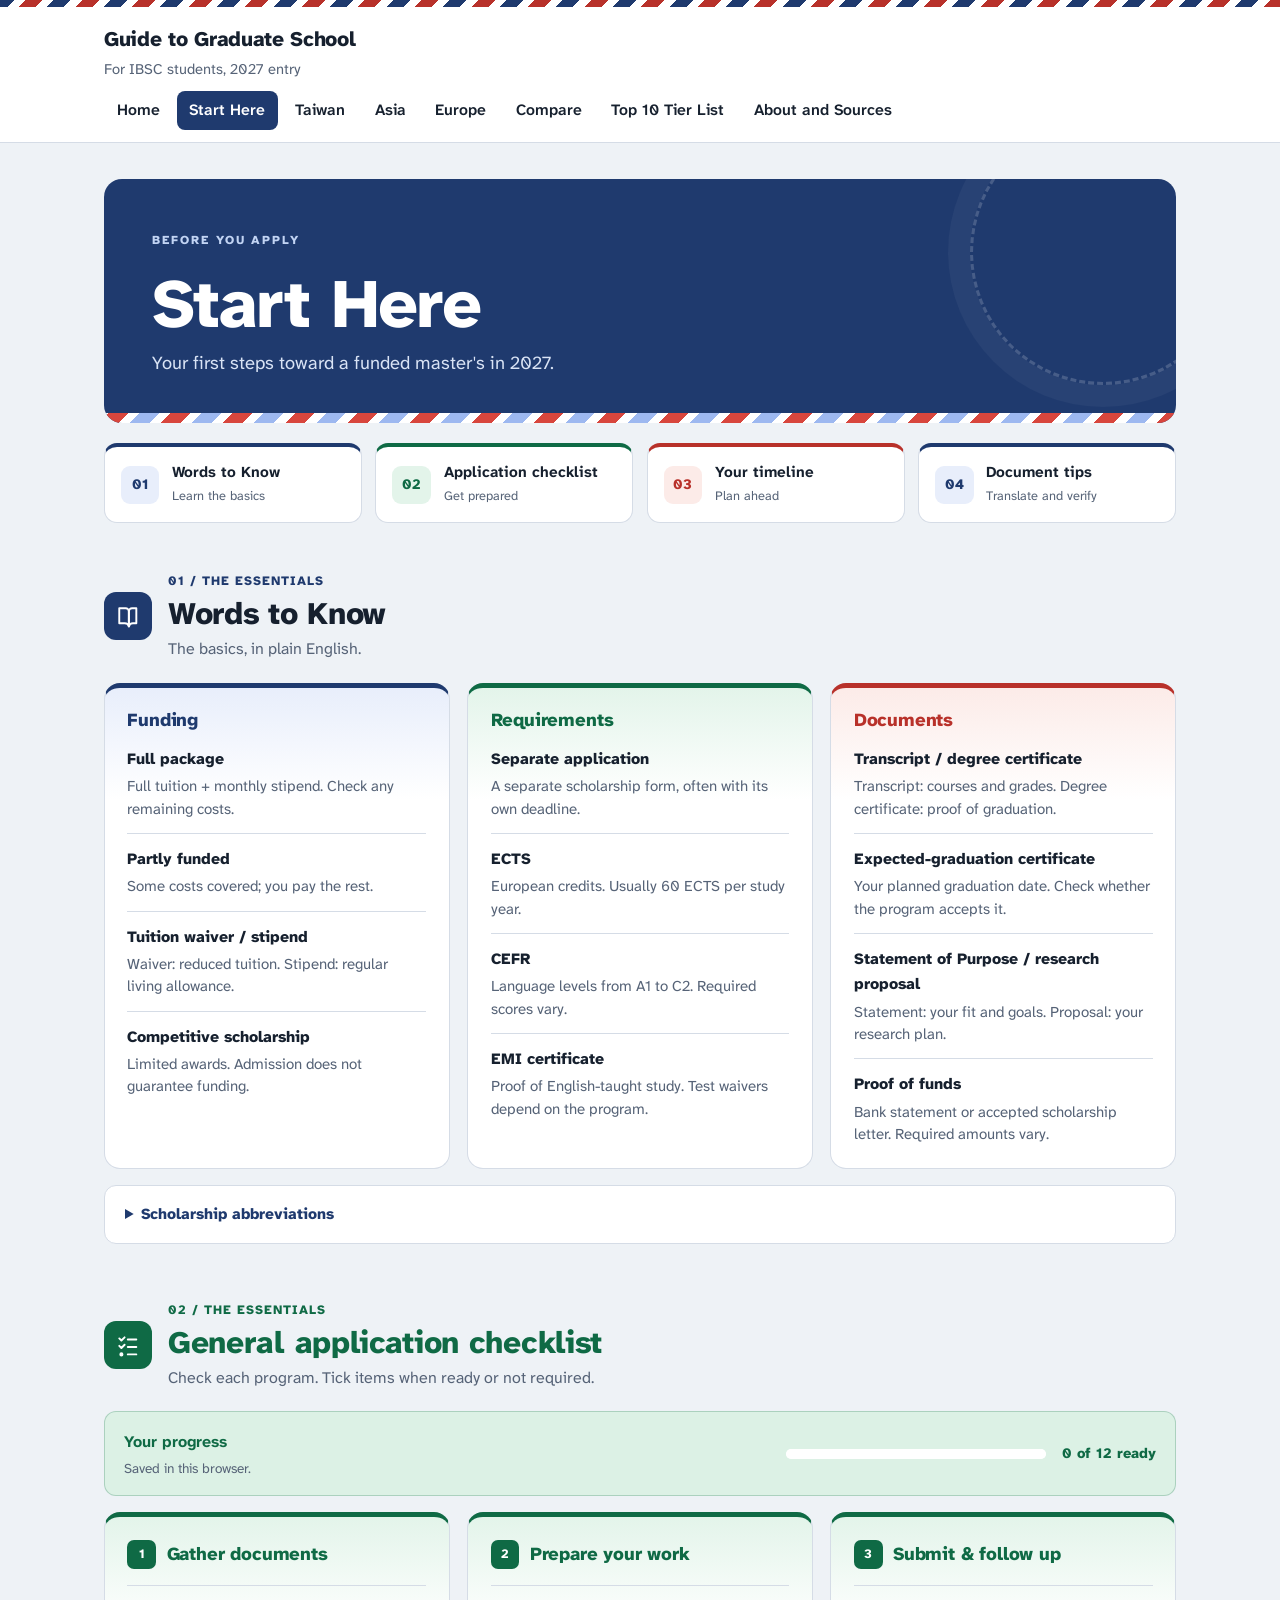
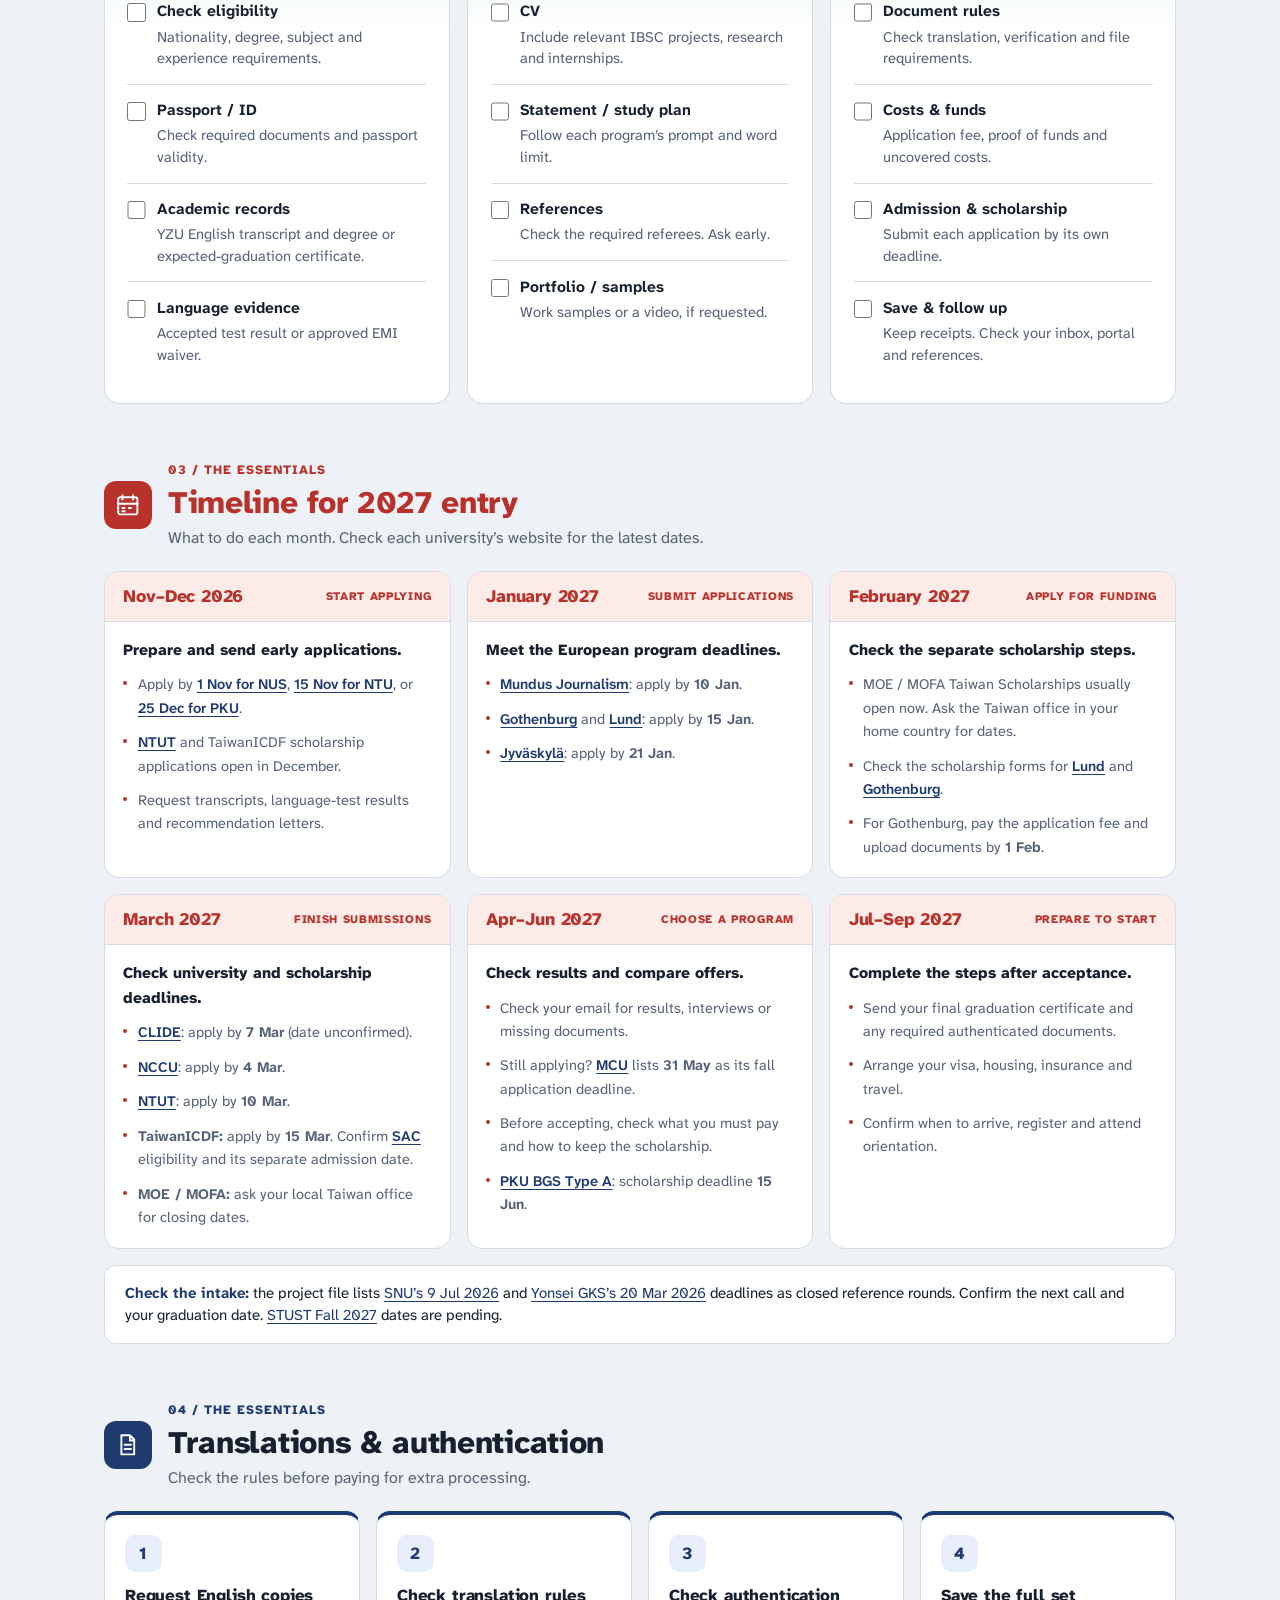
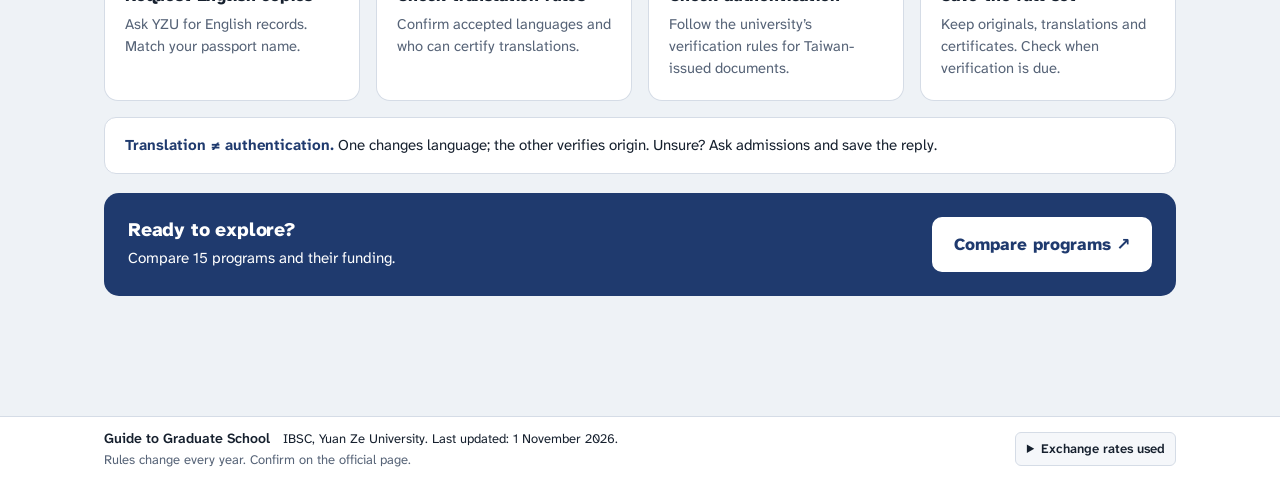
<file: start-here.html>
<!doctype html>
<html lang="en">
<head>
<meta charset="utf-8">
<meta name="viewport" content="width=device-width, initial-scale=1">
<title>Start Here | Guide to Graduate School</title>
<meta name="description" content="Start your graduate-school application: key terms, a saved checklist, a 2027 planning timeline, and document tips for IBSC students.">
<link rel="preconnect" href="https://fonts.googleapis.com">
<link rel="preconnect" href="https://fonts.gstatic.com" crossorigin>
<link rel="stylesheet" href="https://fonts.googleapis.com/css2?family=Atkinson+Hyperlegible+Next:ital,wght@0,400;0,600;0,800;1,400&display=swap">
<link rel="stylesheet" href="style.css?v=10">
<style>

/* Start Here: page-local extension of the Home airmail theme. */
.start-page{--start-blue:#1f3a6e;--start-green:#0f6a45;--start-red:#b8312a}
.start-page .hero3{padding-bottom:2.8rem;margin-bottom:1.25rem}
.start-page .hero3 h1{font-size:clamp(2.8rem,6vw,4.3rem);margin-bottom:.3rem}
.start-page .hero3 p{max-width:56ch;font-size:1.15rem}
.start-page .hero3 .eyebrow{font-size:.76rem;font-weight:800;letter-spacing:.16em;text-transform:uppercase;margin:0 0 .9rem;color:#c2d4f4}
.start-route{display:grid;grid-template-columns:repeat(4,minmax(0,1fr));gap:.85rem;margin-bottom:3rem}
.start-stop{--acc:#1f3a6e;--wash:#e8eefb;display:flex;align-items:center;gap:.8rem;background:var(--sheet);border:1px solid var(--line);border-top:4px solid var(--acc);border-radius:13px;padding:1rem;text-decoration:none;color:var(--ink);transition:transform .15s,box-shadow .15s}
.start-stop:hover{transform:translateY(-3px);box-shadow:0 6px 18px #1f3a6e12}
.start-stop:nth-child(2){--acc:#0f6a45;--wash:#e3f4ea}.start-stop:nth-child(3){--acc:#b8312a;--wash:#fcebe8}.start-stop:nth-child(4){--acc:#1f3a6e;--wash:#e8eefb}
.stop-no{flex:none;display:grid;place-items:center;width:2.4rem;height:2.4rem;background:var(--wash);color:var(--acc);font-size:.9rem;font-weight:800;border-radius:9px}
.start-stop strong{display:block;font-size:.95rem;line-height:1.25}.start-stop small{display:block;color:var(--muted);font-size:.8rem;margin-top:.2rem}
.start-section{margin-bottom:3.5rem;scroll-margin-top:1.5rem}
.start-heading{display:flex;gap:1rem;align-items:center;margin-bottom:1.3rem}
.start-heading .ico{flex:none;margin:0;--acc:var(--start-blue)}
.start-heading h2{margin:0 0 .25rem;font-size:clamp(1.5rem,2.7vw,1.95rem)}
.start-heading p{margin:0;color:var(--muted);font-size:1rem}
.start-heading .section-num{color:var(--start-blue);font-size:.8rem;font-weight:800;letter-spacing:.08em;text-transform:uppercase;margin-bottom:.3rem}
.start-green .ico{--acc:var(--start-green)}.start-green h2,.start-green .section-num{color:var(--green)}
.start-red .ico{--acc:var(--start-red)}.start-red h2,.start-red .section-num{color:var(--red)}
.start-grid{display:grid;grid-template-columns:repeat(3,minmax(0,1fr));gap:1.1rem}
.start-card{--acc:#1f3a6e;--tintc:#e8eefb;--accink:var(--navy);border:1px solid var(--line);border-top:5px solid var(--acc);border-radius:16px;padding:1.4rem;background:linear-gradient(180deg,var(--tintc),var(--sheet) 7rem)}
.start-card.green{--acc:#0f6a45;--tintc:#e3f4ea;--accink:var(--green)}.start-card.red{--acc:#b8312a;--tintc:#fcebe8;--accink:var(--red)}
.start-card h3{color:var(--accink);font-size:1.15rem;margin-bottom:1rem}
.start-words{margin:0}.start-words>div+div{border-top:1px solid var(--line);padding-top:.8rem;margin-top:.8rem}
.start-words dt{font-size:.98rem;font-weight:800;margin-bottom:.2rem}.start-words dd{margin:0;font-size:.94rem;line-height:1.5;color:var(--muted)}
.start-aside{border-radius:12px;background:var(--sheet);border:1px solid var(--line);padding:1rem 1.25rem;margin-top:1rem;font-size:.94rem;line-height:1.5}
.start-aside p:last-child{margin-bottom:0}.start-aside strong{color:var(--navy)}
.start-acronyms{margin-top:1rem;border:1px solid var(--line);border-radius:12px;background:var(--sheet);overflow:hidden}
.start-acronyms summary{padding:1rem 1.25rem;cursor:pointer;font-size:.96rem;font-weight:800;color:var(--navy)}
.start-acronyms dl{display:grid;grid-template-columns:1fr 1fr;gap:1rem 2rem;margin:0;padding:.25rem 1.25rem 1.25rem}
.start-acronyms dt{font-weight:800;font-size:.9rem}.start-acronyms dd{font-size:.9rem;color:var(--muted);margin:.2rem 0 0}
.start-progress{display:flex;align-items:center;gap:1rem;flex-wrap:wrap;background:var(--green-bg);border:1px solid color-mix(in srgb,var(--green) 24%,transparent);border-radius:12px;padding:1rem 1.2rem;margin-bottom:1rem}
.progress-label{flex:1 1 16rem}.progress-label strong{color:var(--green);font-size:1rem}.progress-label p{margin:.15rem 0 0;font-size:.85rem;color:var(--muted)}
.start-progress progress{width:clamp(140px,24vw,260px);height:10px;appearance:none;border:0;border-radius:99px;overflow:hidden;background:var(--sheet);accent-color:var(--green)}
.start-progress progress::-webkit-progress-bar{background:var(--sheet);border-radius:99px}.start-progress progress::-webkit-progress-value{background:var(--green);border-radius:99px}.start-progress progress::-moz-progress-bar{background:var(--green);border-radius:99px}
.check-count{font-weight:800;font-size:.9rem;color:var(--green);white-space:nowrap}
.start-check-group{--acc:#0f6a45;--tintc:#e3f4ea;--accink:var(--green)}
.start-check-group h3{display:flex;gap:.65rem;align-items:center}.group-no{display:grid;place-items:center;width:1.8rem;height:1.8rem;border-radius:7px;background:var(--acc);color:#fff;font-size:.8rem}
.start-checks{list-style:none;padding:0;margin:0}.start-checks li{display:flex;gap:.7rem;align-items:flex-start;padding:.9rem 0;border-top:1px solid var(--line)}
.start-checks input{appearance:auto;accent-color:var(--green);width:1.15rem;height:1.15rem;flex:none;margin:.2rem 0 0;cursor:pointer}
.start-checks label{cursor:pointer;display:block;font-size:.92rem;line-height:1.45}.start-checks label strong{display:block;font-size:.97rem;margin-bottom:.25rem}.start-checks label span{color:var(--muted)}
.start-checks input:checked+label strong{color:var(--green)}.start-checks input:checked+label strong::after{content:' ✓'}
.start-checks input:checked+label span{color:var(--muted)}
.start-timeline{list-style:none;padding:0;margin:0;display:grid;grid-template-columns:repeat(3,minmax(0,1fr));gap:1rem}
.start-month{background:var(--sheet);border:1px solid var(--line);border-radius:15px;overflow:hidden}
.month-top{display:flex;align-items:center;justify-content:space-between;gap:.6rem;background:var(--red-bg);padding:.9rem 1.15rem;border-bottom:1px solid var(--line)}
.month-top h3{color:var(--red);margin:0;font-size:1.1rem}.month-top span{font-size:.72rem;font-weight:800;color:var(--red);letter-spacing:.06em}
.month-body{padding:1rem 1.15rem 1.15rem}.month-body>p{font-weight:800;font-size:.97rem;margin-bottom:.65rem}
.month-body ul{list-style:none;padding:0;margin:0;font-size:.91rem;color:var(--muted)}.month-body li{margin:0 0 .7rem;padding-left:.9rem;position:relative}.month-body li::before{content:'';position:absolute;left:0;top:.55em;width:4px;height:4px;border-radius:50%;background:var(--red)}.month-body li:last-child{margin-bottom:0}
.month-body a{font-weight:600}.date-label{display:inline-block;font-size:.7rem;font-weight:800;line-height:1.2;color:var(--amber);background:var(--amber-bg);padding:.2em .4em;border-radius:4px;margin-left:.2em;vertical-align:.1em}
.start-process{display:grid;grid-template-columns:repeat(4,minmax(0,1fr));gap:1rem}
.process-card{background:var(--sheet);border:1px solid var(--line);border-radius:14px;padding:1.25rem;position:relative;border-top:4px solid var(--start-blue)}
.process-no{display:grid;place-items:center;width:2.3rem;height:2.3rem;border-radius:10px;background:#e8eefb;color:#1f3a6e;font-weight:800;margin-bottom:.9rem}
.process-card h3{font-size:1.05rem}.process-card p{margin:0;color:var(--muted);font-size:.92rem;line-height:1.5}
.start-final{display:flex;align-items:center;justify-content:space-between;gap:1.5rem;flex-wrap:wrap;margin-top:1.2rem;background:var(--navy);color:var(--navy-ink);border-radius:15px;padding:1.5rem}
.start-final h3{margin:0 0 .3rem;font-size:1.2rem}.start-final p{margin:0;font-size:.95rem}.start-final .btn{background:var(--sheet);color:var(--navy);border-color:var(--sheet);white-space:nowrap}
@media(prefers-color-scheme:dark){:root:not([data-theme="light"]) .start-card{--tintc:#1b2740}:root:not([data-theme="light"]) .start-card.green,:root:not([data-theme="light"]) .start-check-group{--tintc:#13301f}:root:not([data-theme="light"]) .start-card.red{--tintc:#35181a}}
:root[data-theme="dark"] .start-card{--tintc:#1b2740}:root[data-theme="dark"] .start-card.green,:root[data-theme="dark"] .start-check-group{--tintc:#13301f}:root[data-theme="dark"] .start-card.red{--tintc:#35181a}
@media(max-width:980px){.start-route,.start-process{grid-template-columns:repeat(2,minmax(0,1fr))}.start-grid,.start-timeline{grid-template-columns:1fr}.start-route{margin-bottom:2.5rem}.start-section{margin-bottom:2.5rem}}
@media(max-width:560px){.start-route{grid-template-columns:1fr 1fr;gap:.6rem}.start-stop{display:block;padding:.85rem}.stop-no{margin-bottom:.6rem;width:2rem;height:2rem}.start-stop strong{font-size:.9rem}.start-stop small{font-size:.75rem}.start-heading{align-items:flex-start;gap:.8rem}.start-heading .ico{width:2.6rem;height:2.6rem;border-radius:10px}.start-heading h2{font-size:1.5rem}.start-heading p{font-size:.94rem}.start-card{padding:1.2rem}.start-process,.start-acronyms dl{grid-template-columns:1fr}.start-progress{gap:.65rem}.start-progress progress{flex:1;min-width:130px}.start-final{padding:1.25rem}.start-final .btn{width:100%;text-align:center}}
@media(prefers-reduced-motion:reduce){.start-stop{transition:none}.start-stop:hover{transform:none}}
@media print{.start-route,.start-progress{display:none}.start-grid,.start-timeline,.start-process{grid-template-columns:1fr 1fr}.start-card,.start-month,.process-card{break-inside:avoid}.start-page .hero3{padding:1.5rem}.start-final{display:none}}
</style>
<script>function imgFail(i){var n=(i.getAttribute('data-next')||'').split('|').filter(Boolean);if(n.length){i.setAttribute('data-next',n.slice(1).join('|'));i.src=n[0];}else{var f=i.closest('.frame');if(f)f.classList.add('noimg');i.remove();}}</script>
</head>
<body>
<a class="skip" href="#main">Skip to content</a>
<header class="site-head">
  <div class="wrap head-row">
    <a class="brand" href="index.html"><span class="brand-name">Guide to Graduate School</span><span class="brand-for">For IBSC students, 2027 entry</span></a>
  </div>
  <nav class="wrap" aria-label="Main menu"><ul class="nav"><li><a href="index.html">Home</a></li><li><a href="start-here.html" aria-current="page">Start Here</a></li><li><a href="taiwan.html">Taiwan</a></li><li><a href="asia.html">Asia</a></li><li><a href="europe.html">Europe</a></li><li><a href="compare.html">Compare</a></li><li><a href="top-10.html">Top 10 Tier List</a></li><li><a href="about.html">About and Sources</a></li></ul></nav>
</header>
<main id="main" class="wrap start-page">
<section class="hero3" aria-labelledby="start-title">
  <p class="eyebrow">Before you apply</p>
  <h1 id="start-title">Start Here</h1>
  <p>Your first steps toward a funded master's in 2027.</p>
</section>
<nav class="start-route" aria-label="On this page">
  <a class="start-stop" href="#words"><span class="stop-no">01</span><span><strong>Words to Know</strong><small>Learn the basics</small></span></a>
  <a class="start-stop" href="#checklist"><span class="stop-no">02</span><span><strong>Application checklist</strong><small>Get prepared</small></span></a>
  <a class="start-stop" href="#timeline"><span class="stop-no">03</span><span><strong>Your timeline</strong><small>Plan ahead</small></span></a>
  <a class="start-stop" href="#tips"><span class="stop-no">04</span><span><strong>Document tips</strong><small>Translate and verify</small></span></a>
</nav>
<section class="start-section" id="words" aria-labelledby="words-t">
<div class="start-heading "><span class="ico"><svg viewBox="0 0 24 24" aria-hidden="true"><path d="M4 4h6a3 3 0 0 1 3 3v14a4 4 0 0 0-4-3H4z"/><path d="M20 4h-4a3 3 0 0 0-3 3v14a4 4 0 0 1 4-3h3z"/></svg></span><div><p class="section-num">01 / The essentials</p><h2 id="words-t">Words to Know</h2><p>The basics, in plain English.</p></div></div>
<div class="start-grid">
  <section class="start-card" aria-labelledby="money-t"><h3 id="money-t">Funding</h3>
    <dl class="start-words">
      <div><dt>Full package</dt><dd>Full tuition + monthly stipend. Check any remaining costs.</dd></div>
      <div><dt>Partly funded</dt><dd>Some costs covered; you pay the rest.</dd></div>
      <div><dt>Tuition waiver / stipend</dt><dd>Waiver: reduced tuition. Stipend: regular living allowance.</dd></div>
      <div><dt>Competitive scholarship</dt><dd>Limited awards. Admission does not guarantee funding.</dd></div>
    </dl>
  </section>
  <section class="start-card green" aria-labelledby="admission-t"><h3 id="admission-t">Requirements</h3>
    <dl class="start-words">
      <div><dt>Separate application</dt><dd>A separate scholarship form, often with its own deadline.</dd></div>
      <div><dt>ECTS</dt><dd>European credits. Usually 60 ECTS per study year.</dd></div>
      <div><dt>CEFR</dt><dd>Language levels from A1 to C2. Required scores vary.</dd></div>
      <div><dt>EMI certificate</dt><dd>Proof of English-taught study. Test waivers depend on the program.</dd></div>
    </dl>
  </section>
  <section class="start-card red" aria-labelledby="paperwork-t"><h3 id="paperwork-t">Documents</h3>
    <dl class="start-words">
      <div><dt>Transcript / degree certificate</dt><dd>Transcript: courses and grades. Degree certificate: proof of graduation.</dd></div>
      <div><dt>Expected-graduation certificate</dt><dd>Your planned graduation date. Check whether the program accepts it.</dd></div>
      <div><dt>Statement of Purpose / research proposal</dt><dd>Statement: your fit and goals. Proposal: your research plan.</dd></div>
      <div><dt>Proof of funds</dt><dd>Bank statement or accepted scholarship letter. Required amounts vary.</dd></div>
    </dl>
  </section>
</div>
<details class="start-acronyms"><summary>Scholarship abbreviations</summary><dl>
  <div><dt>MOE / MOFA / TaiwanICDF</dt><dd>Taiwan education, foreign affairs and development scholarships. Nationality rules vary.</dd></div>
  <div><dt>GKS / GSFS / BGS</dt><dd>Global Korea Scholarship; SNU’s foreign-student scholarship; Beijing Government Scholarship.</dd></div>
  <div><dt>Erasmus Mundus</dt><dd>Joint master's programs with competitive EU-funded scholarships.</dd></div>
  <div><dt>GAP</dt><dd>Graduate Assistantship Programme: duties linked to a research scholarship.</dd></div>
</dl></details>
</section>
<section class="start-section" id="checklist" aria-labelledby="check-t">
<div class="start-heading start-green"><span class="ico"><svg viewBox="0 0 24 24" aria-hidden="true"><path d="m4 6 2 2 3-3M4 13l2 2 3-3M12 7h8M12 14h8M12 21h8"/><circle cx="6" cy="21" r="1"/></svg></span><div><p class="section-num">02 / The essentials</p><h2 id="check-t">General application checklist</h2><p>Check each program. Tick items when ready or not required.</p></div></div>
<div class="start-progress">
  <div class="progress-label"><strong>Your progress</strong><p id="save-status">Saved in this browser.</p></div>
  <progress id="application-progress" value="0" max="12" aria-label="Application preparation completed">0 of 12</progress>
  <span class="check-count" id="check-count" aria-live="polite" aria-atomic="true">0 of 12 ready</span>
</div>
<div class="start-grid">
<section class="start-card start-check-group" aria-labelledby="group-0"><h3 id="group-0"><span class="group-no">1</span>Gather documents</h3><ul class="start-checks"><li><input type="checkbox" id="start-task-0"><label for="start-task-0"><strong>Check eligibility</strong><span>Nationality, degree, subject and experience requirements.</span></label></li>
<li><input type="checkbox" id="start-task-1"><label for="start-task-1"><strong>Passport / ID</strong><span>Check required documents and passport validity.</span></label></li>
<li><input type="checkbox" id="start-task-2"><label for="start-task-2"><strong>Academic records</strong><span>YZU English transcript and degree or expected-graduation certificate.</span></label></li>
<li><input type="checkbox" id="start-task-3"><label for="start-task-3"><strong>Language evidence</strong><span>Accepted test result or approved EMI waiver.</span></label></li>
</ul></section><section class="start-card start-check-group" aria-labelledby="group-1"><h3 id="group-1"><span class="group-no">2</span>Prepare your work</h3><ul class="start-checks"><li><input type="checkbox" id="start-task-4"><label for="start-task-4"><strong>CV</strong><span>Include relevant IBSC projects, research and internships.</span></label></li>
<li><input type="checkbox" id="start-task-5"><label for="start-task-5"><strong>Statement / study plan</strong><span>Follow each program’s prompt and word limit.</span></label></li>
<li><input type="checkbox" id="start-task-6"><label for="start-task-6"><strong>References</strong><span>Check the required referees. Ask early.</span></label></li>
<li><input type="checkbox" id="start-task-7"><label for="start-task-7"><strong>Portfolio / samples</strong><span>Work samples or a video, if requested.</span></label></li>
</ul></section><section class="start-card start-check-group" aria-labelledby="group-2"><h3 id="group-2"><span class="group-no">3</span>Submit &amp; follow up</h3><ul class="start-checks"><li><input type="checkbox" id="start-task-8"><label for="start-task-8"><strong>Document rules</strong><span>Check translation, verification and file requirements.</span></label></li>
<li><input type="checkbox" id="start-task-9"><label for="start-task-9"><strong>Costs &amp; funds</strong><span>Application fee, proof of funds and uncovered costs.</span></label></li>
<li><input type="checkbox" id="start-task-10"><label for="start-task-10"><strong>Admission &amp; scholarship</strong><span>Submit each application by its own deadline.</span></label></li>
<li><input type="checkbox" id="start-task-11"><label for="start-task-11"><strong>Save &amp; follow up</strong><span>Keep receipts. Check your inbox, portal and references.</span></label></li>
</ul></section>
</div>
</section>
<section class="start-section" id="timeline" aria-labelledby="tl-t">
<div class="start-heading start-red"><span class="ico"><svg viewBox="0 0 24 24" aria-hidden="true"><rect x="3" y="5" width="18" height="16" rx="2"/><path d="M7 3v4M17 3v4M3 11h18M7 15h2M13 15h2M7 18h2"/></svg></span><div><p class="section-num">03 / The essentials</p><h2 id="tl-t">Timeline for 2027 entry</h2><p>What to do each month. Check each university’s website for the latest dates.</p></div></div>
<ol class="start-timeline">
  <li class="start-month">
    <div class="month-top"><h3>Nov–Dec 2026</h3><span>START APPLYING</span></div>
    <div class="month-body"><p>Prepare and send early applications.</p><ul>
      <li>Apply by <a href="asia.html#nus">1 Nov for NUS</a>, <a href="asia.html#ntu">15 Nov for NTU</a>, or <a href="asia.html#pku">25 Dec for PKU</a>.</li>
      <li><a href="taiwan.html#ntut">NTUT</a> and TaiwanICDF scholarship applications open in December.</li>
      <li>Request transcripts, language-test results and recommendation letters.</li>
    </ul></div>
  </li>
  <li class="start-month">
    <div class="month-top"><h3>January 2027</h3><span>SUBMIT APPLICATIONS</span></div>
    <div class="month-body"><p>Meet the European program deadlines.</p><ul>
      <li><a href="europe.html#mundus">Mundus Journalism</a>: apply by <strong>10 Jan</strong>.</li>
      <li><a href="europe.html#gothenburg">Gothenburg</a> and <a href="europe.html#lund">Lund</a>: apply by <strong>15 Jan</strong>.</li>
      <li><a href="europe.html#jyu">Jyväskylä</a>: apply by <strong>21 Jan</strong>.</li>
    </ul></div>
  </li>
  <li class="start-month">
    <div class="month-top"><h3>February 2027</h3><span>APPLY FOR FUNDING</span></div>
    <div class="month-body"><p>Check the separate scholarship steps.</p><ul>
      <li>MOE / MOFA Taiwan Scholarships usually open now. Ask the Taiwan office in your home country for dates.</li>
      <li>Check the scholarship forms for <a href="europe.html#lund">Lund</a> and <a href="europe.html#gothenburg">Gothenburg</a>.</li>
      <li>For Gothenburg, pay the application fee and upload documents by <strong>1 Feb</strong>.</li>
    </ul></div>
  </li>
  <li class="start-month">
    <div class="month-top"><h3>March 2027</h3><span>FINISH SUBMISSIONS</span></div>
    <div class="month-body"><p>Check university and scholarship deadlines.</p><ul>
      <li><a href="europe.html#clide">CLIDE</a>: apply by <strong>7 Mar</strong> (date unconfirmed).</li>
      <li><a href="taiwan.html#imics">NCCU</a>: apply by <strong>4 Mar</strong>.</li>
      <li><a href="taiwan.html#ntut">NTUT</a>: apply by <strong>10 Mar</strong>.</li>
      <li><strong>TaiwanICDF:</strong> apply by <strong>15 Mar</strong>. Confirm <a href="taiwan.html#tnua">SAC</a> eligibility and its separate admission date.</li>
      <li><strong>MOE / MOFA:</strong> ask your local Taiwan office for closing dates.</li>
    </ul></div>
  </li>
  <li class="start-month">
    <div class="month-top"><h3>Apr–Jun 2027</h3><span>CHOOSE A PROGRAM</span></div>
    <div class="month-body"><p>Check results and compare offers.</p><ul>
      <li>Check your email for results, interviews or missing documents.</li>
      <li>Still applying? <a href="taiwan.html#mcu">MCU</a> lists <strong>31 May</strong> as its fall application deadline.</li>
      <li>Before accepting, check what you must pay and how to keep the scholarship.</li>
      <li><a href="asia.html#pku">PKU BGS Type A</a>: scholarship deadline <strong>15 Jun</strong>.</li>
    </ul></div>
  </li>
  <li class="start-month">
    <div class="month-top"><h3>Jul–Sep 2027</h3><span>PREPARE TO START</span></div>
    <div class="month-body"><p>Complete the steps after acceptance.</p><ul>
      <li>Send your final graduation certificate and any required authenticated documents.</li>
      <li>Arrange your visa, housing, insurance and travel.</li>
      <li>Confirm when to arrive, register and attend orientation.</li>
    </ul></div>
  </li>
</ol>
<aside class="start-aside"><p><strong>Check the intake:</strong> the project file lists <a href="asia.html#snu">SNU’s 9 Jul 2026</a> and <a href="asia.html#yonsei">Yonsei GKS’s 20 Mar 2026</a> deadlines as closed reference rounds. Confirm the next call and your graduation date. <a href="taiwan.html#stust">STUST Fall 2027</a> dates are pending.</p></aside>
</section>

<section class="start-section" id="tips" aria-labelledby="tips-t">
<div class="start-heading "><span class="ico"><svg viewBox="0 0 24 24" aria-hidden="true"><path d="M6 3h8l4 4v14H6zM14 3v5h4M9 12h6M9 16h6"/></svg></span><div><p class="section-num">04 / The essentials</p><h2 id="tips-t">Translations &amp; authentication</h2><p>Check the rules before paying for extra processing.</p></div></div>
<div class="start-process">
  <section class="process-card"><span class="process-no">1</span><h3>Request English copies</h3><p>Ask YZU for English records. Match your passport name.</p></section>
  <section class="process-card"><span class="process-no">2</span><h3>Check translation rules</h3><p>Confirm accepted languages and who can certify translations.</p></section>
  <section class="process-card"><span class="process-no">3</span><h3>Check authentication</h3><p>Follow the university’s verification rules for Taiwan-issued documents.</p></section>
  <section class="process-card"><span class="process-no">4</span><h3>Save the full set</h3><p>Keep originals, translations and certificates. Check when verification is due.</p></section>
</div>
<aside class="start-aside"><p><strong>Translation ≠ authentication.</strong> One changes language; the other verifies origin. Unsure? Ask admissions and save the reply.</p></aside>
<div class="start-final"><div><h3>Ready to explore?</h3><p>Compare 15 programs and their funding.</p></div><a class="btn" href="compare.html">Compare programs <span aria-hidden="true">↗</span></a></div>
</section>
</main>
<footer class="site-foot"><div class="wrap footer-bar">
  <div class="footer-info">
    <p class="foot-title">Guide to Graduate School</p>
    <p>IBSC, Yuan Ze University. Last updated: 1 November 2026.</p>
    <p>Rules change every year. Confirm on the official page.</p>
  </div>
  <details class="footer-rates"><summary>Exchange rates used</summary>
    <ul class="rates"><li>EUR 1 = NTD 36.075 (28 Oct 2026)</li><li>SGD 1 = NTD 25.39 (29 Oct 2026)</li><li>KRW 1,000 = NTD 23.15 (29 Oct 2026)</li><li>CNY 1 = NTD 4.47 (Oct 2026)</li><li>SEK 1 = NTD 3.32 (31 Oct 2026)</li></ul>
  </details>
</div></footer>
<script>
(function () {
  var boxes = Array.from(document.querySelectorAll('.start-checks input[type="checkbox"]'));
  var progress = document.getElementById('application-progress');
  var count = document.getElementById('check-count');
  var status = document.getElementById('save-status');
  var key = 'gtgs-start-checklist-v2';
  var saved = {};
  try { saved = JSON.parse(localStorage.getItem(key) || '{}') || {}; }
  catch (error) { status.textContent = 'Ticks work here, but could not be restored from this browser.'; }
  function update() {
    var done = boxes.filter(function (box) { return box.checked; }).length;
    progress.value = done;
    progress.textContent = done + ' of ' + boxes.length;
    count.textContent = done + ' of ' + boxes.length + (done === boxes.length ? ' ready — well done!' : ' ready');
  }
  boxes.forEach(function (box) {
    box.checked = saved[box.id] === true;
    box.addEventListener('change', function () {
      saved[box.id] = box.checked;
      try { localStorage.setItem(key, JSON.stringify(saved)); }
      catch (error) { status.textContent = 'Ticks work for this visit, but this browser is not saving them.'; }
      update();
    });
  });
  update();
})();
</script>
</body>
</html>
</file>
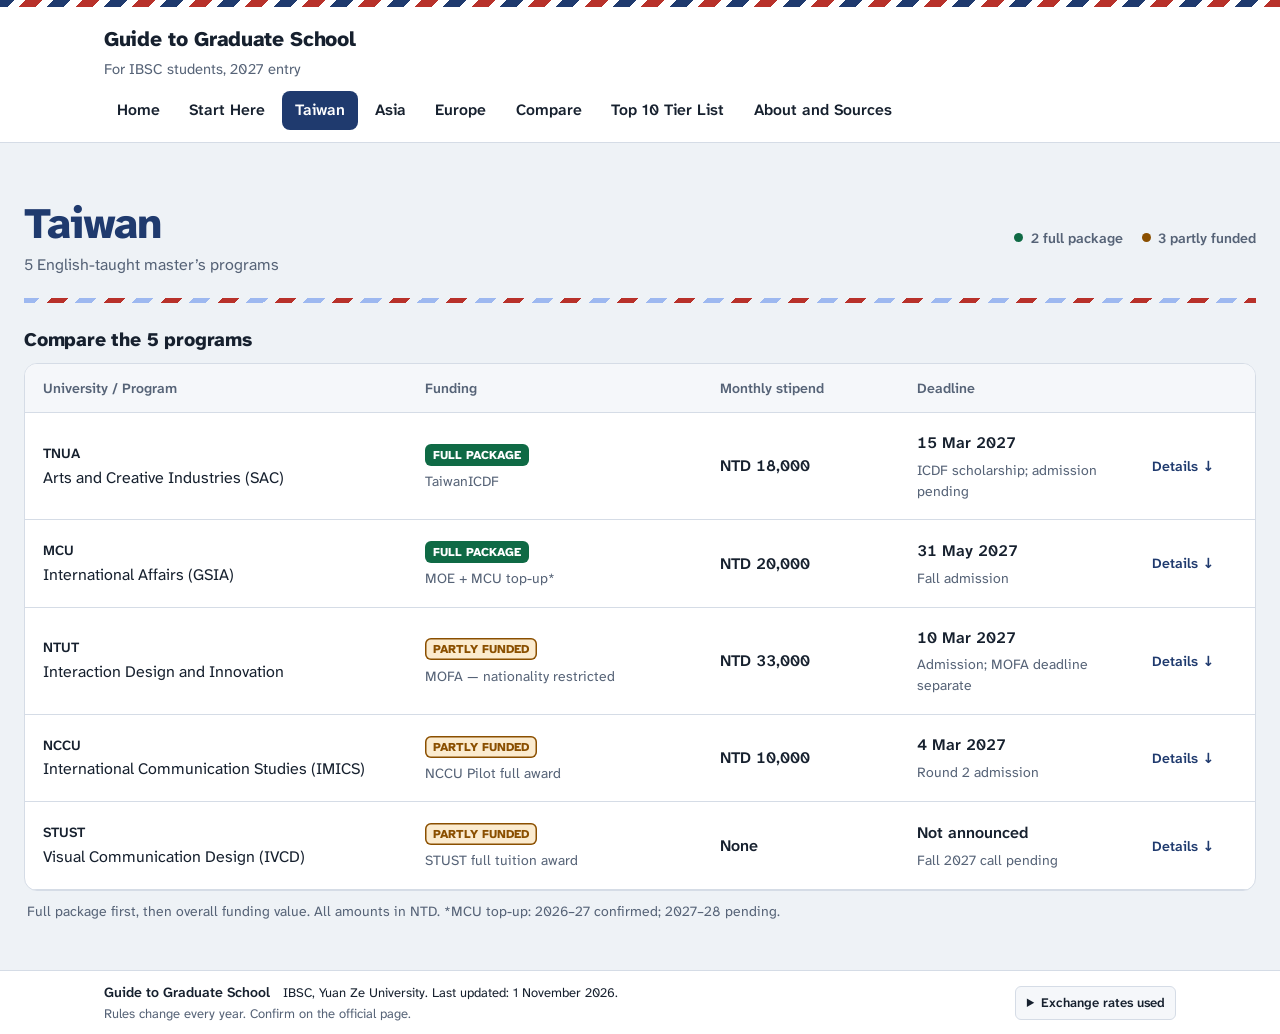
<file: taiwan.html>
<!doctype html>
<html lang="en">
<head>
<meta charset="utf-8">
<meta name="viewport" content="width=device-width, initial-scale=1">
<title>Taiwan | Guide to Graduate School</title>
<meta name="description" content="Fully funded and partly funded master&#x27;s programs for IBSC students: funding, fees, documents and deadlines.">
<link rel="preconnect" href="https://fonts.googleapis.com">
<link rel="preconnect" href="https://fonts.gstatic.com" crossorigin>
<link rel="stylesheet" href="https://fonts.googleapis.com/css2?family=Atkinson+Hyperlegible+Next:ital,wght@0,400;0,600;0,800;1,400&display=swap">
<link rel="stylesheet" href="style.css?v=10">
<link rel="stylesheet" href="region-pages.css?v=10">
<script>function imgFail(i){var n=(i.getAttribute('data-next')||'').split('|').filter(Boolean);if(n.length){i.setAttribute('data-next',n.slice(1).join('|'));i.src=n[0];}else{var f=i.closest('.frame');if(f)f.classList.add('noimg');i.remove();}}</script>
<noscript><style>
.overview-table>tbody>tr.inline-profile-row[hidden]{display:table-row!important}
@media(max-width:760px){.overview-table>tbody>tr.inline-profile-row[hidden]{display:block!important}}
</style></noscript>
</head>
<body>
<a class="skip" href="#main">Skip to content</a>
<header class="site-head">
  <div class="wrap head-row">
    <a class="brand" href="index.html"><span class="brand-name">Guide to Graduate School</span><span class="brand-for">For IBSC students, 2027 entry</span></a>
  </div>
  <nav class="wrap" aria-label="Main menu"><ul class="nav"><li><a href="index.html">Home</a></li><li><a href="start-here.html">Start Here</a></li><li><a href="taiwan.html" aria-current="page">Taiwan</a></li><li><a href="asia.html">Asia</a></li><li><a href="europe.html">Europe</a></li><li><a href="compare.html">Compare</a></li><li><a href="top-10.html">Top 10 Tier List</a></li><li><a href="about.html">About and Sources</a></li></ul></nav>
</header>
<main id="main" class="wrap region-page region-taiwan">
<header class="region-heading"><div><h1>Taiwan</h1><p>5 English-taught master’s programs</p></div><p class="region-counts"><span><i class="funding-dot full-dot" aria-hidden="true"></i>2 full package</span><span><i class="funding-dot part-dot" aria-hidden="true"></i>3 partly funded</span></p></header>
<section class="glance" id="glance" aria-labelledby="glance-t"><div class="region-section-heading"><h2 id="glance-t">Compare the 5 programs</h2></div><div class="overview-scroll"><table class="overview-table"><thead><tr><th scope="col">University / Program</th><th scope="col">Funding</th><th scope="col">Monthly stipend</th><th scope="col">Deadline</th><th scope="col"><span class="sr">Open profile</span></th></tr></thead><tbody><tr class="overview-row" data-funding-rank="1"><th scope="row"><a class="program-name" href="#tnua" data-profile-open="tnua" aria-controls="tnua-row" aria-expanded="false"><span class="row-school">TNUA</span><span>Arts and Creative Industries (SAC)</span></a></th><td data-label="Funding"><span class="badge full">FULL PACKAGE</span><small>TaiwanICDF</small></td><td data-label="Monthly stipend"><strong>NTD 18,000</strong></td><td data-label="Deadline" class="row-deadline"><strong>15 Mar 2027</strong><small class="deadline-status">ICDF scholarship; admission pending</small></td><td class="row-action"><a href="#tnua" data-profile-open="tnua" aria-controls="tnua-row" aria-expanded="false" aria-label="Open TNUA profile">Details <span aria-hidden="true">↓</span></a></td></tr><tr class="inline-profile-row" id="tnua-row" data-profile-row="tnua" hidden><td colspan="5">
<article class="prog" id="tnua" aria-labelledby="tnua-t">
<header class="prog-head">
<div class="prog-title"><p class="profile-index">01 / 05</p><p class="uni">Taipei National University of the Arts (TNUA)</p><h2 id="tnua-t">Arts and Creative Industries (SAC)</h2><p class="profile-brief">Arts and creative industries for cultural communication.</p><dl class="profile-meta"><div><dt>Location</dt><dd>Taipei City, Taiwan</dd></div><div><dt>Duration</dt><dd>2 years</dd></div><div><dt>Language</dt><dd>English</dd></div></dl><ul class="profile-links"><li><a href="https://sac.tnua.edu.tw/course/" target="_blank" rel="noopener">Program page</a></li><li><a href="https://w3.tnua.edu.tw/" target="_blank" rel="noopener">University website</a></li></ul></div>
<figure class="campus"><div class="frame"><img src="images/tnua-campus.jpg" data-next="https://drive.google.com/thumbnail?id=114lEncctISJeQSCQjBuGAqnk-QSiFmvP&amp;sz=w1200|https://lh3.googleusercontent.com/d/114lEncctISJeQSCQjBuGAqnk-QSiFmvP=w1200" alt="Aerial view of the Taipei National University of the Arts campus on a green hillside" loading="lazy" decoding="async" onerror="imgFail(this)"><span class="ph">Image coming soon<br><small>images/tnua-campus.jpg</small></span></div><figcaption>Photo: Taipei National University of the Arts</figcaption></figure>
</header>
<dl class="profile-quick" id="tnua-facts"><div data-fact="funding"><dt><svg class="ui-icon" aria-hidden="true" focusable="false"><use href="icons.svg#funding"></use></svg><span>Funding</span></dt><dd><span class="badge full">FULL PACKAGE</span><small>ICDF route</small></dd></div><div data-fact="stipend"><dt><svg class="ui-icon" aria-hidden="true" focusable="false"><use href="icons.svg#funding"></use></svg><span>Monthly stipend</span></dt><dd><strong>NTD 18,000</strong></dd></div><div data-fact="tuition"><dt><svg class="ui-icon" aria-hidden="true" focusable="false"><use href="icons.svg#tuition"></use></svg><span>Tuition covered</span></dt><dd><strong>100%</strong></dd></div><div data-fact="fee"><dt><svg class="ui-icon" aria-hidden="true" focusable="false"><use href="icons.svg#fee"></use></svg><span>Application fee</span></dt><dd><strong>NTD 2,000</strong><small>2026; waiver possible</small></dd></div><div data-date="2027-03-15" data-fact="deadline"><dt><svg class="ui-icon" aria-hidden="true" focusable="false"><use href="icons.svg#calendar"></use></svg><span>Scholarship due</span></dt><dd><strong>15 Mar 2027</strong><small class="deadline-status">Scholarship deadline</small></dd></div><div data-fact="tests"><dt><svg class="ui-icon" aria-hidden="true" focusable="false"><use href="icons.svg#tests"></use></svg><span>Tests &amp; English proof</span></dt><dd><strong>IELTS 6.5 / TOEFL iBT 79 / TOEIC 750</strong><small>2021 minimums; confirm the current call.</small><a class="quick-tests-link" href="#tnua-s5">View test requirements <span aria-hidden="true">↗</span></a></dd></div></dl>
<p class="profile-caution"><span aria-hidden="true">!</span>ICDF country and prior-funding rules apply; 2027 program list pending</p>
<details class="profile-full" id="tnua-full"><summary><span class="full-label">Study, funding &amp; application</span><span class="full-action" aria-hidden="true">+</span></summary><div class="profile-full-body">
<div class="study-grid"><div class="study-notes"><section class="psec study-card" aria-labelledby="tnua-s2"><h3 id="tnua-s2"><span class="pn" aria-hidden="true">2</span>What you’ll study</h3><div class="pc"><p>Study interdisciplinary arts or cultural and creative industries. The program combines cultural policy, curating, fieldwork and research.</p></div></section><section class="psec study-card" aria-labelledby="tnua-s3"><h3 id="tnua-s3"><span class="pn" aria-hidden="true">3</span>Your IBSC connection</h3><div class="pc"><p>A creative-industry path for IBSC students interested in cultural communication and international arts projects.</p></div></section></div><aside class="study-courses" aria-label="Course connections"><h4>Course connections</h4><ul class="courses"><li>Introduction to Cultural Industries</li><li>Art and Aesthetics Lecture</li></ul></aside></div>
<section class="psec funding-section" aria-labelledby="tnua-s4"><h3 id="tnua-s4"><span class="pn" aria-hidden="true">4</span><svg class="ui-icon" aria-hidden="true" focusable="false"><use href="icons.svg#funding"></use></svg>Funding</h3><div class="pc"><p class="cost"><strong>Cost without a scholarship:</strong> Tuition: NTD 65,000/semester. Estimated total: NTD 148,500/semester, including living costs.</p><div class="fund full"><h4>TaiwanICDF Scholarship <span class="kind full">Full package</span></h4><p class="funding-provider"><span>Funded by</span> TaiwanICDF.</p><dl class="funding-summary"><div class="financial-row"><dt>Tuition support</dt><dd><strong class="money-value">100%</strong> tuition and credit fees.</dd></div><div class="financial-row"><dt>Monthly stipend</dt><dd><strong class="money-value">NTD 18,000</strong>/month · up to 2 years.</dd></div><div class="financial-row"><dt>Other benefits</dt><dd><ul class="fund-points"><li>Dormitory, insurance and approved books.</li><li>Economy flights to and from Taiwan.</li></ul></dd></div><div><dt>Who can apply</dt><dd><ul class="fund-points"><li>Citizens of eligible ICDF countries.</li><li>Cultural and Creative Industries major; 2027 listing pending.</li></ul></dd></div><div><dt>Prior funding</dt><dd><ul class="fund-points"><li>Previous MOE, MOFA or ICDF recipients: graduation-gap rule applies.</li><li>Check the 2027 rule before applying directly from Yuan Ze.</li></ul></dd></div><div><dt>How to apply</dt><dd><ul class="fund-points"><li>Apply to ICDF and TNUA separately.</li><li>ICDF: 1 Dec 2026–15 Mar 2027. Follow your Taiwan office’s rules.</li></ul></dd></div><div><dt>Selection and renewal</dt><dd><ul class="fund-points"><li>Competitive: Taiwan-office recommendation and ICDF review.</li><li>Admission does not guarantee funding.</li><li>2026 benefits shown; confirm 2027 terms.</li></ul></dd></div></dl><p class="fsrc">Sources: <a href="https://www.icdf.org.tw/wSite/ct?ctNode=31563&amp;mp=1&amp;xItem=69337" target="_blank" rel="noopener">ICDF eligibility and application guides</a>, <a href="https://sac.tnua.edu.tw/scholarships/" target="_blank" rel="noopener">SAC scholarship information</a>.</p></div></div></section>
<section class="psec application-section" aria-labelledby="tnua-s6"><h3 id="tnua-s6"><span class="pn" aria-hidden="true">6</span><svg class="ui-icon" aria-hidden="true" focusable="false"><use href="icons.svg#calendar"></use></svg>Plan your application</h3><div class="pc"><dl class="dls"><div class="hot"><dt>Application deadline</dt><dd>2 January to 22 March 2026 (postmark) for the 2026 intake. The 2027 dates are not announced yet.</dd></div><div class="hot"><dt>Scholarship deadline</dt><dd>ICDF: 1 December 2026 to 15 March 2027. Check your Taiwan office’s submission rules and the pending 2027 program list.</dd></div><div class=""><dt>Start date</dt><dd>September</dd></div></dl></div></section>
<details class="psec profile-detail" aria-labelledby="tnua-s5"><summary id="tnua-s5"><span class="pn" aria-hidden="true">5</span><svg class="ui-icon" aria-hidden="true" focusable="false"><use href="icons.svg#tests"></use></svg>Requirements and documents<span class="detail-hint">View details</span></summary><div class="pc"><div class="tablewrap"><table class="req"><caption class="sr">Requirements and documents for TNUA, Arts and Creative Industries (SAC)</caption><thead><tr><th scope="col">Item</th><th scope="col">Status</th><th scope="col">What you need</th></tr></thead><tbody><tr class="st-S"><th scope="row">GPA</th><td class="stc"><span class="chip c-S">Not stated</span></td><td><span aria-hidden="true">–</span></td></tr><tr class="priority-row st-R"><th scope="row"><svg class="ui-icon" aria-hidden="true" focusable="false"><use href="icons.svg#tests"></use></svg>Language</th><td class="stc"><span class="chip c-R">Required</span></td><td>English test. 2021 minimums: TOEFL iBT 79, IELTS 6.5, TOEIC 750.</td></tr><tr class="st-R"><th scope="row">Transcripts</th><td class="stc"><span class="chip c-R">Required</span></td><td>English transcripts.</td></tr><tr class="st-R"><th scope="row">Diploma</th><td class="stc"><span class="chip c-R">Required</span></td><td>Graduation certificate.</td></tr><tr class="st-S"><th scope="row">Thesis</th><td class="stc"><span class="chip c-S">Not stated</span></td><td><span aria-hidden="true">–</span></td></tr><tr class="st-S"><th scope="row">Research proposal / Study plan</th><td class="stc"><span class="chip c-S">Not stated</span></td><td><span aria-hidden="true">–</span></td></tr><tr class="st-S"><th scope="row">Contact with an advisor</th><td class="stc"><span class="chip c-S">Not stated</span></td><td><span aria-hidden="true">–</span></td></tr><tr class="st-S"><th scope="row">Personal statement</th><td class="stc"><span class="chip c-S">Not stated</span></td><td><span aria-hidden="true">–</span></td></tr><tr class="st-S"><th scope="row">Recommendation letters</th><td class="stc"><span class="chip c-S">Not stated</span></td><td><span aria-hidden="true">–</span></td></tr><tr class="st-R"><th scope="row">CV / Résumé</th><td class="stc"><span class="chip c-R">Required</span></td><td>English CV.</td></tr><tr class="st-R"><th scope="row">Passport or ID</th><td class="stc"><span class="chip c-R">Required</span></td><td>Passport copy.</td></tr><tr class="priority-row st-R"><th scope="row"><svg class="ui-icon" aria-hidden="true" focusable="false"><use href="icons.svg#fee"></use></svg>Application fee</th><td class="stc"><span class="chip c-R">Required</span></td><td>NTD 2,000 (2026), by credit card. ICDF applicants may get a waiver.</td></tr><tr class="st-R"><th scope="row">Translations of documents</th><td class="stc"><span class="chip c-R">Required</span></td><td>Certificates and transcripts in Chinese or English.</td></tr><tr class="st-S"><th scope="row">Authentication of documents</th><td class="stc"><span class="chip c-S">Not stated</span></td><td>Not stated. Ask TNUA.</td></tr><tr class="st-R"><th scope="row">Other</th><td class="stc"><span class="chip c-R">Required</span></td><td>Portfolio or creative record.</td></tr><tr class="priority-row st-S"><th scope="row"><svg class="ui-icon" aria-hidden="true" focusable="false"><use href="icons.svg#tests"></use></svg>Optional tests (GRE, GMAT, TOCFL, TOPIK)</th><td class="stc"><span class="chip c-S">Not stated</span></td><td><span aria-hidden="true">–</span></td></tr><tr class="st-R"><th scope="row">ICDF scholarship</th><td class="stc"><span class="chip c-R">Required for award</span></td><td>Eligible-country citizenship, Taiwan-office recommendation and a separate ICDF application. Prior MOE/MOFA/ICDF recipients must check the 2027 graduation-gap rule.</td></tr></tbody></table></div></div></details>
<details class="psec profile-detail profile-facts" aria-labelledby="tnua-s1"><summary id="tnua-s1">Full program facts<span class="detail-hint">View details</span></summary><div class="pc"><dl class="fields"><div><dt>University</dt><dd>Taipei National University of the Arts (TNUA)</dd></div><div><dt>Program</dt><dd>International MA Program in Studies of Arts and Creative Industries (SAC)</dd></div><div><dt>Degree</dt><dd>Master of Arts (MA)</dd></div><div><dt>Length</dt><dd>2 years</dd></div><div><dt>City and country</dt><dd>Taipei City, Taiwan</dd></div><div><dt>Language</dt><dd>English</dd></div></dl></div></details>
<details class="psec profile-detail" aria-labelledby="tnua-s7"><summary id="tnua-s7"><span class="pn" aria-hidden="true">7</span>Screenshots<span class="detail-hint">View details</span></summary><div class="pc"><div class="shots"><figure class="shot"><div class="frame"><a class="zoom" href="images/evidence-tnua-funding.png" target="_blank" rel="noopener" aria-label="Open full size: Screenshot of the TNUA SAC scholarships page about the TaiwanICDF full scholarship"><img src="images/evidence-tnua-funding.png" data-next="https://drive.google.com/thumbnail?id=19pjf_rKjAzqwCobO_T0ZCSPr00CCiqZG&amp;sz=w1600|https://lh3.googleusercontent.com/d/19pjf_rKjAzqwCobO_T0ZCSPr00CCiqZG=w1600" alt="Screenshot of the TNUA SAC scholarships page about the TaiwanICDF full scholarship" loading="lazy" decoding="async" onerror="imgFail(this)"></a><span class="ph">Evidence image unavailable</span></div><figcaption><strong>Funding.</strong> Taken 24 October 2026. Select to enlarge. <a href="https://drive.google.com/file/d/19pjf_rKjAzqwCobO_T0ZCSPr00CCiqZG/view" target="_blank" rel="noopener">Original source</a>.</figcaption></figure><figure class="shot"><div class="frame"><a class="zoom" href="images/evidence-tnua-requirements.jpg" target="_blank" rel="noopener" aria-label="Open full size: TNUA SAC 2026 call-for-applications poster listing the application and scholarship periods"><img src="images/evidence-tnua-requirements.jpg" data-next="https://drive.google.com/thumbnail?id=1DRs5JTh2gNIyrCcUnDmB35HezF77Weup&amp;sz=w1600|https://lh3.googleusercontent.com/d/1DRs5JTh2gNIyrCcUnDmB35HezF77Weup=w1600" alt="TNUA SAC 2026 call-for-applications poster listing the application and scholarship periods" loading="lazy" decoding="async" onerror="imgFail(this)"></a><span class="ph">Evidence image unavailable</span></div><figcaption><strong>Call for applications.</strong> Taken 28 October 2026. Select to enlarge. <a href="https://drive.google.com/file/d/1DRs5JTh2gNIyrCcUnDmB35HezF77Weup/view" target="_blank" rel="noopener">Original source</a>.</figcaption></figure></div></div></details>
<details class="psec profile-detail" aria-labelledby="tnua-s8"><summary id="tnua-s8"><span class="pn" aria-hidden="true">8</span>Contact and sources<span class="detail-hint">View details</span></summary><div class="pc"><ul class="contacts"><li><span class="cl">Program office:</span> <a href="mailto:hoyahsu.imcci@gmail.com">hoyahsu.imcci@gmail.com</a></li><li><span class="cl">Program office:</span> <a href="mailto:Yip526IMCCI@gmail.com">Yip526IMCCI@gmail.com</a></li><li><span class="cl">Phone:</span> +886-2-2896-1000 ext. 3140 or 3462</li></ul><p class="label">Sources</p><ol class="srcs"><li><a href="https://sac.tnua.edu.tw/" target="_blank" rel="noopener">SAC program site</a></li><li><a href="https://sac.tnua.edu.tw/living-expenses/" target="_blank" rel="noopener">SAC living expenses</a></li><li><a href="https://sac.tnua.edu.tw/scholarships/" target="_blank" rel="noopener">SAC ICDF scholarship information</a></li><li><a href="https://www.icdf.org.tw/wSite/ct?ctNode=31563&amp;mp=1&amp;xItem=69337" target="_blank" rel="noopener">ICDF eligibility, 2027 window and 2026 guides</a></li></ol><p class="checked">Last checked: 1 November 2026</p></div></details>
</div></details>
<p class="back"><a href="#glance">Back to comparison ↑</a></p>
</article>
</td></tr><tr class="overview-row" data-funding-rank="2"><th scope="row"><a class="program-name" href="#mcu" data-profile-open="mcu" aria-controls="mcu-row" aria-expanded="false"><span class="row-school">MCU</span><span>International Affairs (GSIA)</span></a></th><td data-label="Funding"><span class="badge full">FULL PACKAGE</span><small>MOE + MCU top-up*</small></td><td data-label="Monthly stipend"><strong>NTD 20,000</strong></td><td data-label="Deadline" class="row-deadline"><strong>31 May 2027</strong><small class="deadline-status">Fall admission</small></td><td class="row-action"><a href="#mcu" data-profile-open="mcu" aria-controls="mcu-row" aria-expanded="false" aria-label="Open MCU profile">Details <span aria-hidden="true">↓</span></a></td></tr><tr class="inline-profile-row" id="mcu-row" data-profile-row="mcu" hidden><td colspan="5">
<article class="prog" id="mcu" aria-labelledby="mcu-t">
<header class="prog-head">
<div class="prog-title"><p class="profile-index">02 / 05</p><p class="uni">Ming Chuan University (MCU)</p><h2 id="mcu-t">International Affairs (GSIA)</h2><p class="profile-brief">International affairs for diplomacy and global communication.</p><dl class="profile-meta"><div><dt>Location</dt><dd>Taipei City, Taiwan</dd></div><div><dt>Duration</dt><dd>1 to 4 years</dd></div><div><dt>Language</dt><dd>English</dd></div></dl><ul class="profile-links"><li><a href="https://gsia.mcu.edu.tw/en/graduate/" target="_blank" rel="noopener">Program page</a></li><li><a href="https://web2.mcu.edu.tw/" target="_blank" rel="noopener">University website</a></li></ul></div>
<figure class="campus"><div class="frame"><img src="images/mcu-campus.jpg" data-next="https://drive.google.com/thumbnail?id=1ogRiBU5JxD8tL31pZmtCe5hO36AowfMM&amp;sz=w1200|https://lh3.googleusercontent.com/d/1ogRiBU5JxD8tL31pZmtCe5hO36AowfMM=w1200" alt="Campus of Ming Chuan University" loading="lazy" decoding="async" onerror="imgFail(this)"><span class="ph">Image coming soon<br><small>images/mcu-campus.jpg</small></span></div><figcaption>Photo: Ming Chuan University</figcaption></figure>
</header>
<dl class="profile-quick" id="mcu-facts"><div data-fact="funding"><dt><svg class="ui-icon" aria-hidden="true" focusable="false"><use href="icons.svg#funding"></use></svg><span>Funding</span></dt><dd><span class="badge full">FULL PACKAGE</span><small>MOE + MCU tuition top-up</small></dd></div><div data-fact="stipend"><dt><svg class="ui-icon" aria-hidden="true" focusable="false"><use href="icons.svg#funding"></use></svg><span>Monthly stipend</span></dt><dd><strong>NTD 20,000</strong></dd></div><div data-fact="tuition"><dt><svg class="ui-icon" aria-hidden="true" focusable="false"><use href="icons.svg#tuition"></use></svg><span>Tuition covered</span></dt><dd><strong>100%</strong><small>2026–27 rule; 2027–28 pending</small></dd></div><div data-fact="fee"><dt><svg class="ui-icon" aria-hidden="true" focusable="false"><use href="icons.svg#fee"></use></svg><span>Application fee</span></dt><dd><strong>NTD 1,800</strong><small>2025–26 figure</small></dd></div><div data-date="2027-05-31" data-fact="deadline"><dt><svg class="ui-icon" aria-hidden="true" focusable="false"><use href="icons.svg#calendar"></use></svg><span>Apply by</span></dt><dd><strong>31 May 2027</strong><small class="deadline-status"></small></dd></div><div data-fact="tests"><dt><svg class="ui-icon" aria-hidden="true" focusable="false"><use href="icons.svg#tests"></use></svg><span>Tests &amp; English proof</span></dt><dd><strong>IELTS 5.0 / TOEFL iBT 61 / TOEIC 550</strong><small>English language test required.</small><a class="quick-tests-link" href="#mcu-s5">View test requirements <span aria-hidden="true">↗</span></a></dd></div></dl>
<p class="profile-caution"><span aria-hidden="true">!</span>MCU tuition top-up: 2026–27 confirmed; 2027–28 pending</p>
<details class="profile-full" id="mcu-full"><summary><span class="full-label">Study, funding &amp; application</span><span class="full-action" aria-hidden="true">+</span></summary><div class="profile-full-body">
<div class="study-grid"><div class="study-notes"><section class="psec study-card" aria-labelledby="mcu-s2"><h3 id="mcu-s2"><span class="pn" aria-hidden="true">2</span>What you’ll study</h3><div class="pc"><p>Study international affairs through politics, trade, negotiation and culture. Career paths include diplomacy, NGOs and international business.</p></div></section><section class="psec study-card" aria-labelledby="mcu-s3"><h3 id="mcu-s3"><span class="pn" aria-hidden="true">3</span>Your IBSC connection</h3><div class="pc"><p>Builds on IBSC’s English communication and social science background, with a focus on diplomacy and global affairs.</p></div></section></div><aside class="study-courses" aria-label="Course connections"><h4>Course connections</h4><ul class="courses"><li>Introduction to Sociology</li><li>Introduction to Marketing</li></ul></aside></div>
<section class="psec funding-section" aria-labelledby="mcu-s4"><h3 id="mcu-s4"><span class="pn" aria-hidden="true">4</span><svg class="ui-icon" aria-hidden="true" focusable="false"><use href="icons.svg#funding"></use></svg>Funding</h3><div class="pc"><p class="cost"><strong>Cost without a scholarship:</strong> About NTD 98,700/year. Published range: NTD 90,600–106,800/year; updated annually.</p><div class="fund full"><h4>MOE Taiwan Scholarship <span class="kind full">Full package</span></h4><p class="funding-provider"><span>Funded by</span> MOE and MCU.</p><dl class="funding-summary"><div class="financial-row"><dt>Tuition support</dt><dd><ul class="fund-points"><li>MOE: up to <strong class="money-value">NTD 40,000</strong>/semester.</li><li>MCU: remaining tuition and miscellaneous fees.</li><li>Top-up: 2026–27 confirmed; 2027–28 pending.</li></ul></dd></div><div class="financial-row"><dt>Monthly stipend</dt><dd><strong class="money-value">NTD 20,000</strong>/month · up to 2 years.</dd></div><div class="financial-row"><dt>Other costs</dt><dd>Housing, insurance and personal expenses are yours.</dd></div><div><dt>Who can apply</dt><dd><ul class="fund-points"><li>Eligible foreign applicants entering a higher degree; graduating students may apply.</li><li>Mainland China, Hong Kong and Macau excluded.</li><li>No concurrent scholarship. MOE and mission rules apply.</li></ul></dd></div><div><dt>How to apply</dt><dd><ul class="fund-points"><li>Apply for GSIA admission.</li><li>Apply separately for MOE through the Taiwan office for your nationality.</li></ul></dd></div><div><dt>Selection and renewal</dt><dd><ul class="fund-points"><li>Competitive; local quotas apply.</li><li>Maintain a graduate average of 80+ and meet MOE/MCU rules.</li></ul></dd></div></dl><p class="fsrc">Sources: <a href="https://iee.mcu.edu.tw/%E7%8D%8E%E5%8A%A9%E5%AD%B8%E9%87%91/" target="_blank" rel="noopener">MCU Taiwan Scholarship rules, Article 4</a>, <a href="https://edu.law.moe.gov.tw/LawContent.aspx?id=FL030033&amp;media=print" target="_blank" rel="noopener">MOE Taiwan Scholarship rules</a>.</p></div></div></section>
<section class="psec application-section" aria-labelledby="mcu-s6"><h3 id="mcu-s6"><span class="pn" aria-hidden="true">6</span><svg class="ui-icon" aria-hidden="true" focusable="false"><use href="icons.svg#calendar"></use></svg>Plan your application</h3><div class="pc"><dl class="dls"><div class="hot"><dt>Application deadline (Fall 2027)</dt><dd>1 February to 31 May 2027</dd></div><div class=""><dt>Spring 2027 round</dt><dd>15 Sep to 15 Oct 2026 (closed)</dd></div><div class="hot"><dt>Scholarship deadline</dt><dd>MOE usually opens 1 February–31 March. Confirm the 2027 deadline with your Taiwan office; its date may be earlier.</dd></div><div class=""><dt>Start date</dt><dd>September 2027 (fall)</dd></div></dl></div></section>
<details class="psec profile-detail" aria-labelledby="mcu-s5"><summary id="mcu-s5"><span class="pn" aria-hidden="true">5</span><svg class="ui-icon" aria-hidden="true" focusable="false"><use href="icons.svg#tests"></use></svg>Requirements and documents<span class="detail-hint">View details</span></summary><div class="pc"><div class="tablewrap"><table class="req"><caption class="sr">Requirements and documents for MCU, International Affairs (GSIA)</caption><thead><tr><th scope="col">Item</th><th scope="col">Status</th><th scope="col">What you need</th></tr></thead><tbody><tr class="st-S"><th scope="row">GPA</th><td class="stc"><span class="chip c-S">Not stated</span></td><td>No minimum found.</td></tr><tr class="priority-row st-R"><th scope="row"><svg class="ui-icon" aria-hidden="true" focusable="false"><use href="icons.svg#tests"></use></svg>Language</th><td class="stc"><span class="chip c-R">Required</span></td><td>TOEFL iBT 61, IELTS 5.0 or TOEIC 550.</td></tr><tr class="st-R"><th scope="row">Transcripts</th><td class="stc"><span class="chip c-R">Required</span></td><td>Scans of all university transcripts.</td></tr><tr class="st-R"><th scope="row">Diploma</th><td class="stc"><span class="chip c-R">Required</span></td><td>Degree certificate or proof of enrollment.</td></tr><tr class="st-S"><th scope="row">Thesis</th><td class="stc"><span class="chip c-S">Not stated</span></td><td>No requirement found.</td></tr><tr class="st-R"><th scope="row">Research proposal / Study plan</th><td class="stc"><span class="chip c-R">Required</span></td><td>Study plan. No length given.</td></tr><tr class="st-S"><th scope="row">Contact with an advisor</th><td class="stc"><span class="chip c-S">Not stated</span></td><td><span aria-hidden="true">–</span></td></tr><tr class="st-R"><th scope="row">Personal statement</th><td class="stc"><span class="chip c-R">Required</span></td><td>Autobiography. No word limit.</td></tr><tr class="st-R"><th scope="row">Recommendation letters</th><td class="stc"><span class="chip c-R">Required</span></td><td>2 signed letters from teachers or supervisors.</td></tr><tr class="st-S"><th scope="row">CV / Résumé</th><td class="stc"><span class="chip c-S">Not stated</span></td><td>Not listed.</td></tr><tr class="st-R"><th scope="row">Passport or ID</th><td class="stc"><span class="chip c-R">Required</span></td><td>Passport copy (with signature page) and 1 photo.</td></tr><tr class="priority-row st-R"><th scope="row"><svg class="ui-icon" aria-hidden="true" focusable="false"><use href="icons.svg#fee"></use></svg>Application fee</th><td class="stc"><span class="chip c-R">Required</span></td><td>NTD 1,800 (2025–26), not refundable.</td></tr><tr class="st-R"><th scope="row">Translations of documents</th><td class="stc"><span class="chip c-R">Required</span></td><td>Notarized translation if not in Chinese or English.</td></tr><tr class="st-R"><th scope="row">Authentication of documents</th><td class="stc"><span class="chip c-R">Required</span></td><td>After admission: verified by a Taiwan office abroad.</td></tr><tr class="st-R"><th scope="row">Other</th><td class="stc"><span class="chip c-R">Required</span></td><td>Minimum bank balance: about NTD 195,000. Signed declaration.</td></tr><tr class="priority-row st-N"><th scope="row"><svg class="ui-icon" aria-hidden="true" focusable="false"><use href="icons.svg#tests"></use></svg>Optional tests (GRE, GMAT, TOCFL, TOPIK)</th><td class="stc"><span class="chip c-N">Not required</span></td><td>TOCFL not required. No GRE or GMAT.</td></tr><tr class="st-R"><th scope="row">MOE scholarship</th><td class="stc"><span class="chip c-R">Required for award</span></td><td>A separate application to your responsible Taiwan office, plus GSIA admission. Confirm the 2027–28 MCU tuition top-up before accepting.</td></tr></tbody></table></div></div></details>
<details class="psec profile-detail profile-facts" aria-labelledby="mcu-s1"><summary id="mcu-s1">Full program facts<span class="detail-hint">View details</span></summary><div class="pc"><dl class="fields"><div><dt>University</dt><dd>Ming Chuan University (MCU)</dd></div><div><dt>Program</dt><dd>Master&#x27;s Program in International Affairs (GSIA)</dd></div><div><dt>Degree</dt><dd>Master&#x27;s degree</dd></div><div><dt>Length</dt><dd>1 to 4 years</dd></div><div><dt>City and country</dt><dd>Taipei City, Taiwan</dd></div><div><dt>Language</dt><dd>English</dd></div></dl></div></details>
<details class="psec profile-detail" aria-labelledby="mcu-s7"><summary id="mcu-s7"><span class="pn" aria-hidden="true">7</span>Screenshots<span class="detail-hint">View details</span></summary><div class="pc"><div class="shots"><figure class="shot"><div class="frame"><a class="zoom" href="images/evidence-mcu-funding.png" target="_blank" rel="noopener" aria-label="Open full size: Screenshot of the MOE Taiwan Scholarship rules in Chinese, showing the NTD 40,000 tuition cap per semester and the NTD 20,000 monthly stipend"><img src="images/evidence-mcu-funding.png" data-next="https://drive.google.com/thumbnail?id=19RPep4LSpCaeA870lz4hgMLth_PrctgA&amp;sz=w1600|https://lh3.googleusercontent.com/d/19RPep4LSpCaeA870lz4hgMLth_PrctgA=w1600" alt="Screenshot of the MOE Taiwan Scholarship rules in Chinese, showing the NTD 40,000 tuition cap per semester and the NTD 20,000 monthly stipend" loading="lazy" decoding="async" onerror="imgFail(this)"></a><span class="ph">Evidence image unavailable</span></div><figcaption><strong>MOE funding.</strong> MCU’s tuition top-up is documented in the linked rules. Taken 31 October 2026. Select to enlarge. <a href="https://drive.google.com/file/d/19RPep4LSpCaeA870lz4hgMLth_PrctgA/view" target="_blank" rel="noopener">Original source</a>.</figcaption></figure><figure class="shot"><div class="frame"><a class="zoom" href="images/evidence-mcu-requirements.jpg" target="_blank" rel="noopener" aria-label="Open full size: Screenshot of the MCU international application flowchart with the fall and spring application periods"><img src="images/evidence-mcu-requirements.jpg" data-next="https://drive.google.com/thumbnail?id=1pp9W1ScOqav0ekYB8HAmbRTzVbLc4O6c&amp;sz=w1600|https://lh3.googleusercontent.com/d/1pp9W1ScOqav0ekYB8HAmbRTzVbLc4O6c=w1600" alt="Screenshot of the MCU international application flowchart with the fall and spring application periods" loading="lazy" decoding="async" onerror="imgFail(this)"></a><span class="ph">Evidence image unavailable</span></div><figcaption><strong>Application steps.</strong> Taken 24 October 2026. Select to enlarge. <a href="https://drive.google.com/file/d/1pp9W1ScOqav0ekYB8HAmbRTzVbLc4O6c/view" target="_blank" rel="noopener">Original source</a>.</figcaption></figure></div></div></details>
<details class="psec profile-detail" aria-labelledby="mcu-s8"><summary id="mcu-s8"><span class="pn" aria-hidden="true">8</span>Contact and sources<span class="detail-hint">View details</span></summary><div class="pc"><ul class="contacts"><li><span class="cl">Admissions:</span> <a href="mailto:oas@eta.mcu.edu.tw">oas@eta.mcu.edu.tw</a></li><li><span class="cl">Phone:</span> +886-3-350-7001 ext. 5116</li></ul><p class="label">Sources</p><ol class="srcs"><li><a href="https://gsia.mcu.edu.tw/en/graduate/" target="_blank" rel="noopener">GSIA program and curriculum</a></li><li><a href="https://iee.mcu.edu.tw/en/international-application-0/" target="_blank" rel="noopener">MCU international application rules</a></li><li><a href="https://iee.mcu.edu.tw/%E7%8D%8E%E5%8A%A9%E5%AD%B8%E9%87%91/" target="_blank" rel="noopener">MCU Taiwan Scholarship rules: MOE tuition top-up</a></li><li><a href="https://edu.law.moe.gov.tw/LawContent.aspx?id=FL030033&amp;media=print" target="_blank" rel="noopener">MOE Taiwan Scholarship rules</a></li></ol><p class="checked">Last checked: 1 November 2026</p></div></details>
</div></details>
<p class="back"><a href="#glance">Back to comparison ↑</a></p>
</article>
</td></tr><tr class="overview-row" data-funding-rank="3"><th scope="row"><a class="program-name" href="#ntut" data-profile-open="ntut" aria-controls="ntut-row" aria-expanded="false"><span class="row-school">NTUT</span><span>Interaction Design and Innovation</span></a></th><td data-label="Funding"><span class="badge part">PARTLY FUNDED</span><small>MOFA — nationality restricted</small></td><td data-label="Monthly stipend"><strong>NTD 33,000</strong></td><td data-label="Deadline" class="row-deadline"><strong>10 Mar 2027</strong><small class="deadline-status">Admission; MOFA deadline separate</small></td><td class="row-action"><a href="#ntut" data-profile-open="ntut" aria-controls="ntut-row" aria-expanded="false" aria-label="Open NTUT profile">Details <span aria-hidden="true">↓</span></a></td></tr><tr class="inline-profile-row" id="ntut-row" data-profile-row="ntut" hidden><td colspan="5">
<article class="prog" id="ntut" aria-labelledby="ntut-t">
<header class="prog-head">
<div class="prog-title"><p class="profile-index">03 / 05</p><p class="uni">National Taipei University of Technology (NTUT)</p><h2 id="ntut-t">Interaction Design and Innovation</h2><p class="profile-brief">User experience and interactive media.</p><dl class="profile-meta"><div><dt>Location</dt><dd>Taipei City, Taiwan</dd></div><div><dt>Duration</dt><dd>2 years</dd></div><div><dt>Language</dt><dd>English</dd></div></dl><ul class="profile-links"><li><a href="https://ixd.ntut.edu.tw/p/406-1089-135600,r1887.php?Lang=zh-tw" target="_blank" rel="noopener">Program page</a></li><li><a href="https://www.ntut.edu.tw/" target="_blank" rel="noopener">University website</a></li><li><a href="https://oia.ntut.edu.tw/" target="_blank" rel="noopener">International admissions</a></li></ul></div>
<figure class="campus"><div class="frame"><img src="images/ntut-campus.jpg" data-next="https://drive.google.com/thumbnail?id=1yKEjHRTtEreoEsLReqIPWVE7coJwRthT&amp;sz=w1200|https://lh3.googleusercontent.com/d/1yKEjHRTtEreoEsLReqIPWVE7coJwRthT=w1200" alt="Campus of National Taipei University of Technology" loading="lazy" decoding="async" onerror="imgFail(this)"><span class="ph">Image coming soon<br><small>images/ntut-campus.jpg</small></span></div><figcaption>Photo: National Taipei University of Technology</figcaption></figure>
</header>
<dl class="profile-quick" id="ntut-facts"><div data-fact="funding"><dt><svg class="ui-icon" aria-hidden="true" focusable="false"><use href="icons.svg#funding"></use></svg><span>Funding</span></dt><dd><span class="badge part">PARTLY FUNDED</span><small>MOFA Taiwan Scholarship</small></dd></div><div data-fact="stipend"><dt><svg class="ui-icon" aria-hidden="true" focusable="false"><use href="icons.svg#funding"></use></svg><span>Monthly stipend</span></dt><dd><strong>NTD 33,000</strong><small>Up to 2 years</small></dd></div><div data-fact="tuition"><dt><svg class="ui-icon" aria-hidden="true" focusable="false"><use href="icons.svg#tuition"></use></svg><span>Tuition covered</span></dt><dd><strong>50%</strong></dd></div><div data-fact="fee"><dt><svg class="ui-icon" aria-hidden="true" focusable="false"><use href="icons.svg#fee"></use></svg><span>Application fee</span></dt><dd><strong>Not stated</strong></dd></div><div data-date="2027-03-10" data-fact="deadline"><dt><svg class="ui-icon" aria-hidden="true" focusable="false"><use href="icons.svg#calendar"></use></svg><span>Apply by</span></dt><dd><strong>10 Mar 2027</strong><small class="deadline-status"></small></dd></div><div data-fact="tests"><dt><svg class="ui-icon" aria-hidden="true" focusable="false"><use href="icons.svg#tests"></use></svg><span>Tests &amp; English proof</span></dt><dd><strong>English proof required</strong><small>Scores: check the yearly admission guide.</small><a class="quick-tests-link" href="#ntut-s5">View test requirements <span aria-hidden="true">↗</span></a></dd></div></dl>
<p class="profile-caution"><span aria-hidden="true">!</span>MOFA nationality restrictions apply; 50% tuition remains to pay</p>
<details class="profile-full" id="ntut-full"><summary><span class="full-label">Study, funding &amp; application</span><span class="full-action" aria-hidden="true">+</span></summary><div class="profile-full-body">
<div class="study-grid"><div class="study-notes"><section class="psec study-card" aria-labelledby="ntut-s2"><h3 id="ntut-s2"><span class="pn" aria-hidden="true">2</span>What you’ll study</h3><div class="pc"><p>Combine design and technology through interactive media, UI/UX and programming. Graduation requires 36 credits and a thesis.</p></div></section><section class="psec study-card" aria-labelledby="ntut-s3"><h3 id="ntut-s3"><span class="pn" aria-hidden="true">3</span>Your IBSC connection</h3><div class="pc"><p>An option for IBSC students who want to apply communication skills to user-centred digital design.</p></div></section></div><aside class="study-courses" aria-label="Course connections"><h4>Course connections</h4><ul class="courses"><li>Design Computer Graphics</li><li>AI Multimedia Content Management and Creation</li></ul></aside></div>
<section class="psec funding-section" aria-labelledby="ntut-s4"><h3 id="ntut-s4"><span class="pn" aria-hidden="true">4</span><svg class="ui-icon" aria-hidden="true" focusable="false"><use href="icons.svg#funding"></use></svg>Funding</h3><div class="pc"><p class="cost"><strong>Cost without a scholarship:</strong> About NTD 63,002/semester.</p><div class="fund part"><h4>MOFA Taiwan Scholarship <span class="kind part">Partial</span></h4><p class="funding-provider"><span>Funded by</span> MOFA; tuition waiver from NTUT.</p><dl class="funding-summary"><div class="financial-row"><dt>Tuition support</dt><dd><ul class="fund-points"><li><strong class="money-value">50%</strong> tuition waiver.</li><li>You pay the remaining tuition and other costs.</li></ul></dd></div><div class="financial-row"><dt>Monthly stipend</dt><dd><strong class="money-value">NTD 33,000</strong>/month · up to 2 years.</dd></div><div class="financial-row"><dt>Travel</dt><dd>Economy flights to and from Taiwan.</dd></div><div><dt>Who can apply</dt><dd><ul class="fund-points"><li>Mainly citizens of Taiwan’s diplomatic allies.</li><li>Other nationalities, including Vietnamese applicants: special MOFA/mission consideration required.</li></ul></dd></div><div><dt>Previous study in Taiwan</dt><dd><ul class="fund-points"><li>Yuan Ze bachelor’s graduates may apply for a first master’s.</li><li>Prior Taiwan study at the same degree level: ineligible.</li><li>No concurrent government or university scholarship.</li></ul></dd></div><div><dt>How to apply</dt><dd><ul class="fund-points"><li>Apply to NTUT and your Taiwan office separately.</li><li>Confirm a 2027 MOFA call for your nationality.</li></ul></dd></div><div><dt>Selection and renewal</dt><dd>Competitive; mission quotas and academic review apply.</dd></div></dl><p class="fsrc">Sources: <a href="https://oia.ntut.edu.tw/p/412-1032-13793.php?Lang=en" target="_blank" rel="noopener">NTUT master’s scholarship table</a>, <a href="https://en.mofa.gov.tw/cp.aspx?n=1325" target="_blank" rel="noopener">MOFA benefits and eligibility</a>.</p></div></div></section>
<section class="psec application-section" aria-labelledby="ntut-s6"><h3 id="ntut-s6"><span class="pn" aria-hidden="true">6</span><svg class="ui-icon" aria-hidden="true" focusable="false"><use href="icons.svg#calendar"></use></svg>Plan your application</h3><div class="pc"><dl class="dls"><div class=""><dt>Application opens</dt><dd>1 December 2026</dd></div><div class="hot"><dt>Application deadline</dt><dd>10 March 2027</dd></div><div class="hot"><dt>Scholarship deadline</dt><dd>MOFA usually opens 1 February–31 March. Confirm your nationality’s 2027 call and local deadline with the responsible Taiwan office.</dd></div><div class=""><dt>Results</dt><dd>Early May 2027</dd></div><div class=""><dt>Start date</dt><dd>Mid-September 2027</dd></div></dl></div></section>
<details class="psec profile-detail" aria-labelledby="ntut-s5"><summary id="ntut-s5"><span class="pn" aria-hidden="true">5</span><svg class="ui-icon" aria-hidden="true" focusable="false"><use href="icons.svg#tests"></use></svg>Requirements and documents<span class="detail-hint">View details</span></summary><div class="pc"><div class="tablewrap"><table class="req"><caption class="sr">Requirements and documents for NTUT, Interaction Design and Innovation</caption><thead><tr><th scope="col">Item</th><th scope="col">Status</th><th scope="col">What you need</th></tr></thead><tbody><tr class="st-S"><th scope="row">GPA</th><td class="stc"><span class="chip c-S">Not stated</span></td><td><span aria-hidden="true">–</span></td></tr><tr class="priority-row st-R"><th scope="row"><svg class="ui-icon" aria-hidden="true" focusable="false"><use href="icons.svg#tests"></use></svg>Language</th><td class="stc"><span class="chip c-R">Required</span></td><td>English proof. Scores in the yearly admission guide.</td></tr><tr class="st-R"><th scope="row">Transcripts</th><td class="stc"><span class="chip c-R">Required</span></td><td>English transcripts.</td></tr><tr class="st-R"><th scope="row">Diploma</th><td class="stc"><span class="chip c-R">Required</span></td><td>Degree or expected-graduation certificate.</td></tr><tr class="st-S"><th scope="row">Thesis</th><td class="stc"><span class="chip c-S">Not stated</span></td><td>Not needed to apply. Thesis needed to graduate.</td></tr><tr class="st-R"><th scope="row">Research proposal / Study plan</th><td class="stc"><span class="chip c-R">Required</span></td><td>Study plan. No length given.</td></tr><tr class="st-R"><th scope="row">Contact with an advisor</th><td class="stc"><span class="chip c-R">Required</span></td><td>Required: a professor&#x27;s signed consent form.</td></tr><tr class="st-R"><th scope="row">Personal statement</th><td class="stc"><span class="chip c-R">Required</span></td><td>CV / autobiography.</td></tr><tr class="st-R"><th scope="row">Recommendation letters</th><td class="stc"><span class="chip c-R">Required</span></td><td>1 letter from a teacher or supervisor.</td></tr><tr class="st-R"><th scope="row">CV / Résumé</th><td class="stc"><span class="chip c-R">Required</span></td><td>Part of the CV / autobiography.</td></tr><tr class="st-R"><th scope="row">Passport or ID</th><td class="stc"><span class="chip c-R">Required</span></td><td>Passport copy.</td></tr><tr class="priority-row st-S"><th scope="row"><svg class="ui-icon" aria-hidden="true" focusable="false"><use href="icons.svg#fee"></use></svg>Application fee</th><td class="stc"><span class="chip c-S">Not stated</span></td><td><span aria-hidden="true">–</span></td></tr><tr class="st-R"><th scope="row">Translations of documents</th><td class="stc"><span class="chip c-R">Required</span></td><td>Translation if not in Chinese or English.</td></tr><tr class="st-R"><th scope="row">Authentication of documents</th><td class="stc"><span class="chip c-R">Required</span></td><td>May need verification by a Taiwan office abroad.</td></tr><tr class="st-R"><th scope="row">Other</th><td class="stc"><span class="chip c-R">Required</span></td><td>Design portfolio, a 1-minute video, and NTD 150,000 proof of funds.</td></tr><tr class="priority-row st-S"><th scope="row"><svg class="ui-icon" aria-hidden="true" focusable="false"><use href="icons.svg#tests"></use></svg>Optional tests (GRE, GMAT, TOCFL, TOPIK)</th><td class="stc"><span class="chip c-S">Not stated</span></td><td><span aria-hidden="true">–</span></td></tr><tr class="st-R"><th scope="row">MOFA scholarship</th><td class="stc"><span class="chip c-R">Required for award</span></td><td>An eligible nationality and a separate MOFA application through your responsible Taiwan office. A first master’s after a Taiwan bachelor’s is permitted.</td></tr></tbody></table></div></div></details>
<details class="psec profile-detail profile-facts" aria-labelledby="ntut-s1"><summary id="ntut-s1">Full program facts<span class="detail-hint">View details</span></summary><div class="pc"><dl class="fields"><div><dt>University</dt><dd>National Taipei University of Technology (NTUT)</dd></div><div><dt>Program</dt><dd>International Master Program of Interaction Design and Innovation</dd></div><div><dt>Degree</dt><dd>Master&#x27;s degree</dd></div><div><dt>Length</dt><dd>2 years</dd></div><div><dt>City and country</dt><dd>Taipei City, Taiwan</dd></div><div><dt>Language</dt><dd>English</dd></div></dl></div></details>
<details class="psec profile-detail" aria-labelledby="ntut-s7"><summary id="ntut-s7"><span class="pn" aria-hidden="true">7</span>Screenshots<span class="detail-hint">View details</span></summary><div class="pc"><div class="shots"><figure class="shot"><div class="frame"><a class="zoom" href="images/evidence-ntut-funding.png" target="_blank" rel="noopener" aria-label="Open full size: Screenshot of the Taipei Tech scholarships page showing the Hua Yu Scholarship with a 50% tuition waiver"><img src="images/evidence-ntut-funding.png" data-next="https://drive.google.com/thumbnail?id=1HqMjpa2iqsfbijI1R3zOdhaxHbZXxuTf&amp;sz=w1600|https://lh3.googleusercontent.com/d/1HqMjpa2iqsfbijI1R3zOdhaxHbZXxuTf=w1600" alt="Screenshot of the Taipei Tech scholarships page showing the Hua Yu Scholarship with a 50% tuition waiver" loading="lazy" decoding="async" onerror="imgFail(this)"></a><span class="ph">Evidence image unavailable</span></div><figcaption><strong>Reference image: Hua Yu Scholarship.</strong> This is not the selected MOFA award. Taken 24 October 2026. Select to enlarge. <a href="https://drive.google.com/file/d/1HqMjpa2iqsfbijI1R3zOdhaxHbZXxuTf/view" target="_blank" rel="noopener">Original source</a>.</figcaption></figure><figure class="shot"><div class="frame"><a class="zoom" href="images/evidence-ntut-requirements.png" target="_blank" rel="noopener" aria-label="Open full size: Screenshot of the Taipei Tech Before You Apply page for international students"><img src="images/evidence-ntut-requirements.png" data-next="https://drive.google.com/thumbnail?id=1EQtagH-IifQjDZC9wB__2JKbJUH1vOVi&amp;sz=w1600|https://lh3.googleusercontent.com/d/1EQtagH-IifQjDZC9wB__2JKbJUH1vOVi=w1600" alt="Screenshot of the Taipei Tech Before You Apply page for international students" loading="lazy" decoding="async" onerror="imgFail(this)"></a><span class="ph">Evidence image unavailable</span></div><figcaption><strong>Requirements.</strong> Taken 28 October 2026. Select to enlarge. <a href="https://drive.google.com/file/d/1EQtagH-IifQjDZC9wB__2JKbJUH1vOVi/view" target="_blank" rel="noopener">Original source</a>.</figcaption></figure></div></div></details>
<details class="psec profile-detail" aria-labelledby="ntut-s8"><summary id="ntut-s8"><span class="pn" aria-hidden="true">8</span>Contact and sources<span class="detail-hint">View details</span></summary><div class="pc"><ul class="contacts"><li><span class="cl">Program office:</span> <a href="mailto:linwendy77923@ntut.edu.tw">linwendy77923@ntut.edu.tw</a></li><li><span class="cl">Program phone:</span> +886-2-2771-2171 ext. 8915</li><li><span class="cl">International admissions:</span> <a href="mailto:amica@ntut.edu.tw">amica@ntut.edu.tw</a></li><li><span class="cl">Admissions phone:</span> +886-2-2771-2171 ext. 6513</li></ul><p class="label">Sources</p><ol class="srcs"><li><a href="https://oia.ntut.edu.tw/" target="_blank" rel="noopener">NTUT international admissions</a></li><li><a href="https://ixd.ntut.edu.tw/p/406-1089-135600,r1887.php?Lang=zh-tw" target="_blank" rel="noopener">Interaction Design program page</a></li><li><a href="https://oia.ntut.edu.tw/p/412-1032-13793.php?Lang=en" target="_blank" rel="noopener">NTUT master’s MOFA award: 50% tuition waiver</a></li><li><a href="https://en.mofa.gov.tw/cp.aspx?n=1325" target="_blank" rel="noopener">MOFA benefits, nationality and prior-study rules</a></li></ol><p class="checked">Last checked: 1 November 2026</p></div></details>
</div></details>
<p class="back"><a href="#glance">Back to comparison ↑</a></p>
</article>
</td></tr><tr class="overview-row" data-funding-rank="4"><th scope="row"><a class="program-name" href="#imics" data-profile-open="imics" aria-controls="imics-row" aria-expanded="false"><span class="row-school">NCCU</span><span>International Communication Studies (IMICS)</span></a></th><td data-label="Funding"><span class="badge part">PARTLY FUNDED</span><small>NCCU Pilot full award</small></td><td data-label="Monthly stipend"><strong>NTD 10,000</strong></td><td data-label="Deadline" class="row-deadline"><strong>4 Mar 2027</strong><small class="deadline-status">Round 2 admission</small></td><td class="row-action"><a href="#imics" data-profile-open="imics" aria-controls="imics-row" aria-expanded="false" aria-label="Open NCCU profile">Details <span aria-hidden="true">↓</span></a></td></tr><tr class="inline-profile-row" id="imics-row" data-profile-row="imics" hidden><td colspan="5">
<article class="prog" id="imics" aria-labelledby="imics-t">
<header class="prog-head">
<div class="prog-title"><p class="profile-index">04 / 05</p><p class="uni">National Chengchi University (NCCU)</p><h2 id="imics-t">International Communication Studies (IMICS)</h2><p class="profile-brief">International media and PR; a direct fit for IBSC.</p><dl class="profile-meta"><div><dt>Location</dt><dd>Taipei City, Taiwan</dd></div><div><dt>Duration</dt><dd>2 to 4 years</dd></div><div><dt>Language</dt><dd>English</dd></div></dl><ul class="profile-links"><li><a href="https://www.imics.nccu.edu.tw/" target="_blank" rel="noopener">Program page</a></li><li><a href="https://www.nccu.edu.tw/" target="_blank" rel="noopener">University website</a></li></ul></div>
<figure class="campus"><div class="frame"><img src="images/imics-campus.jpg" data-next="https://drive.google.com/thumbnail?id=17hE60j2lPn2xwmZTW1_CL0Kb2DvVpC4G&amp;sz=w1200|https://lh3.googleusercontent.com/d/17hE60j2lPn2xwmZTW1_CL0Kb2DvVpC4G=w1200" alt="National Chengchi University main gate and campus buildings under a blue sky" loading="lazy" decoding="async" onerror="imgFail(this)"><span class="ph">Image coming soon<br><small>images/imics-campus.jpg</small></span></div><figcaption>Photo: National Chengchi University</figcaption></figure>
</header>
<dl class="profile-quick" id="imics-facts"><div data-fact="funding"><dt><svg class="ui-icon" aria-hidden="true" focusable="false"><use href="icons.svg#funding"></use></svg><span>Funding</span></dt><dd><span class="badge part">PARTLY FUNDED</span><small>NCCU Pilot full award</small></dd></div><div data-fact="stipend"><dt><svg class="ui-icon" aria-hidden="true" focusable="false"><use href="icons.svg#funding"></use></svg><span>Monthly stipend</span></dt><dd><strong>NTD 10,000</strong></dd></div><div data-fact="tuition"><dt><svg class="ui-icon" aria-hidden="true" focusable="false"><use href="icons.svg#tuition"></use></svg><span>Tuition covered</span></dt><dd><strong>Tuition waiver</strong><small>Credit fees excluded</small></dd></div><div data-fact="fee"><dt><svg class="ui-icon" aria-hidden="true" focusable="false"><use href="icons.svg#fee"></use></svg><span>Application fee</span></dt><dd><strong>Not published</strong><small>Required; check portal</small></dd></div><div data-fact="deadline"><dt><svg class="ui-icon" aria-hidden="true" focusable="false"><use href="icons.svg#calendar"></use></svg><span>Apply by</span></dt><dd><strong>4 Mar 2027</strong><small>Round 2</small></dd></div><div data-fact="tests"><dt><svg class="ui-icon" aria-hidden="true" focusable="false"><use href="icons.svg#tests"></use></svg><span>Tests &amp; English proof</span></dt><dd><strong>English CEFR B1+ or EMI certificate</strong><small>C1 recommended.</small><a class="quick-tests-link" href="#imics-s5">View test requirements <span aria-hidden="true">↗</span></a></dd></div></dl>
<p class="profile-caution"><span aria-hidden="true">!</span>Credit fees are not covered; full award is competitive</p>
<details class="profile-full" id="imics-full"><summary><span class="full-label">Study, funding &amp; application</span><span class="full-action" aria-hidden="true">+</span></summary><div class="profile-full-body">
<div class="study-grid"><div class="study-notes"><section class="psec study-card" aria-labelledby="imics-s2"><h3 id="imics-s2"><span class="pn" aria-hidden="true">2</span>What you’ll study</h3><div class="pc"><p>Study international media, digital communication and marketing. Build research skills for PR, media and international communication careers.</p></div></section><section class="psec study-card" aria-labelledby="imics-s3"><h3 id="imics-s3"><span class="pn" aria-hidden="true">3</span>Your IBSC connection</h3><div class="pc"><p>A close fit for IBSC’s communication theory, cross-cultural communication and social marketing courses.</p></div></section></div><aside class="study-courses" aria-label="Course connections"><h4>Course connections</h4><ul class="courses"><li>Cross-Cultural Communication</li><li>Communication Theories</li><li>International Media Advocacy and Social Marketing</li></ul></aside></div>
<section class="psec funding-section" aria-labelledby="imics-s4"><h3 id="imics-s4"><span class="pn" aria-hidden="true">4</span><svg class="ui-icon" aria-hidden="true" focusable="false"><use href="icons.svg#funding"></use></svg>Funding</h3><div class="pc"><p class="cost"><strong>Cost without a scholarship:</strong> NTD 24,820/semester + NTD 3,310/credit (32 credits). About NTD 102,600/year.</p><div class="fund part"><h4>NCCU Pilot Scholarship <span class="kind part">Partial</span></h4><p class="funding-provider"><span>Funded by</span> NCCU and its colleges.</p><dl class="funding-summary"><div class="financial-row"><dt>Tuition support</dt><dd><ul class="fund-points"><li>Tuition waived; credit fees excluded.</li><li>You pay housing, insurance and information fees.</li></ul></dd></div><div class="financial-row"><dt>Monthly stipend</dt><dd><strong class="money-value">NTD 10,000</strong>/month · up to 2 years.</dd></div><div class="financial-row"><dt>Travel grant</dt><dd>Actual airfare reimbursement: up to <strong class="money-value">NTD 30,000</strong>/year.</dd></div><div><dt>Who can apply</dt><dd><ul class="fund-points"><li>New international degree students; eligible Yuan Ze graduates included.</li><li>No other full scholarship or tuition waiver.</li></ul></dd></div><div><dt>How to apply</dt><dd><ul class="fund-points"><li>Apply for IMICS admission.</li><li>Department/college nomination; no separate scholarship application.</li></ul></dd></div><div><dt>Selection and renewal</dt><dd><ul class="fund-points"><li>Full award shown; competitive, limited places.</li><li>Maintain an average of 80+, or the higher program standard.</li></ul></dd></div></dl><p class="fsrc">Sources: <a href="https://nccuadmission.nccu.edu.tw/Post/15954" target="_blank" rel="noopener">2026 award notice</a>, <a href="https://oic.nccu.edu.tw/Upload/FileManager/e23c4e1a-f392-43e8-a6bd-c49e35f9b459.pdf" target="_blank" rel="noopener">Pilot Plan rules</a>.</p></div></div></section>
<section class="psec application-section" aria-labelledby="imics-s6"><h3 id="imics-s6"><span class="pn" aria-hidden="true">6</span><svg class="ui-icon" aria-hidden="true" focusable="false"><use href="icons.svg#calendar"></use></svg>Plan your application</h3><div class="pc"><dl class="dls"><div class=""><dt>Round 1</dt><dd>22 Sep to 15 Oct 2026, 5 pm Taiwan time (closed)</dd></div><div class="hot"><dt>Round 2 (application deadline)</dt><dd>19 January to 4 March 2027 (Taiwan time).</dd></div><div class="hot"><dt>Scholarship deadline</dt><dd>Department nomination during admission review; apply for IMICS by 4 March 2027. No separate individual scholarship application.</dd></div><div class=""><dt>Start date</dt><dd>September 2027</dd></div></dl></div></section>
<details class="psec profile-detail" aria-labelledby="imics-s5"><summary id="imics-s5"><span class="pn" aria-hidden="true">5</span><svg class="ui-icon" aria-hidden="true" focusable="false"><use href="icons.svg#tests"></use></svg>Requirements and documents<span class="detail-hint">View details</span></summary><div class="pc"><div class="tablewrap"><table class="req"><caption class="sr">Requirements and documents for NCCU, International Communication Studies (IMICS)</caption><thead><tr><th scope="col">Item</th><th scope="col">Status</th><th scope="col">What you need</th></tr></thead><tbody><tr class="st-S"><th scope="row">GPA</th><td class="stc"><span class="chip c-S">Not stated</span></td><td>No minimum published. Media or social science background preferred.</td></tr><tr class="priority-row st-R"><th scope="row"><svg class="ui-icon" aria-hidden="true" focusable="false"><use href="icons.svg#tests"></use></svg>Language</th><td class="stc"><span class="chip c-R">Required</span></td><td>TOEFL, IELTS or TOEIC at CEFR B1+ (C1 recommended), or an EMI certificate.</td></tr><tr class="st-R"><th scope="row">Transcripts</th><td class="stc"><span class="chip c-R">Required</span></td><td>Scan of the full transcript.</td></tr><tr class="st-R"><th scope="row">Diploma</th><td class="stc"><span class="chip c-R">Required</span></td><td>Degree or expected-graduation certificate.</td></tr><tr class="st-O"><th scope="row">Thesis</th><td class="stc"><span class="chip c-O">Optional</span></td><td>Optional: thesis, papers or past works.</td></tr><tr class="st-S"><th scope="row">Research proposal / Study plan</th><td class="stc"><span class="chip c-S">Not stated</span></td><td>Not listed. Covered by the Statement of Purpose.</td></tr><tr class="st-S"><th scope="row">Contact with an advisor</th><td class="stc"><span class="chip c-S">Not stated</span></td><td><span aria-hidden="true">–</span></td></tr><tr class="st-R"><th scope="row">Personal statement</th><td class="stc"><span class="chip c-R">Required</span></td><td>Statement of Purpose in English, max 3 A4 pages.</td></tr><tr class="st-R"><th scope="row">Recommendation letters</th><td class="stc"><span class="chip c-R">Required</span></td><td>2 letters in English.</td></tr><tr class="st-S"><th scope="row">CV / Résumé</th><td class="stc"><span class="chip c-S">Not stated</span></td><td>Not listed.</td></tr><tr class="st-R"><th scope="row">Passport or ID</th><td class="stc"><span class="chip c-R">Required</span></td><td>Passport page and a Taiwan-format photo.</td></tr><tr class="priority-row st-R"><th scope="row"><svg class="ui-icon" aria-hidden="true" focusable="false"><use href="icons.svg#fee"></use></svg>Application fee</th><td class="stc"><span class="chip c-R">Required</span></td><td>Required. Amount shown in the NCCU online system.</td></tr><tr class="st-R"><th scope="row">Translations of documents</th><td class="stc"><span class="chip c-R">Required</span></td><td>Notarized translation if not in English or Chinese.</td></tr><tr class="st-S"><th scope="row">Authentication of documents</th><td class="stc"><span class="chip c-S">Not stated</span></td><td>Not stated. Ask NCCU.</td></tr><tr class="st-R"><th scope="row">Other</th><td class="stc"><span class="chip c-R">Required</span></td><td>Bank statement over NTD 200,000, or scholarship proof. Signed declaration.</td></tr><tr class="priority-row st-S"><th scope="row"><svg class="ui-icon" aria-hidden="true" focusable="false"><use href="icons.svg#tests"></use></svg>Optional tests (GRE, GMAT, TOCFL, TOPIK)</th><td class="stc"><span class="chip c-S">Not stated</span></td><td>GRE, GMAT and TOCFL not mentioned.</td></tr><tr class="st-R"><th scope="row">Pilot scholarship</th><td class="stc"><span class="chip c-R">Required for award</span></td><td>Department/college nomination during admission review. Full award is competitive; credit fees remain payable.</td></tr></tbody></table></div></div></details>
<details class="psec profile-detail profile-facts" aria-labelledby="imics-s1"><summary id="imics-s1">Full program facts<span class="detail-hint">View details</span></summary><div class="pc"><dl class="fields"><div><dt>University</dt><dd>National Chengchi University (NCCU)</dd></div><div><dt>Program</dt><dd>International Master&#x27;s Program in International Communication Studies (IMICS)</dd></div><div><dt>Degree</dt><dd>Master&#x27;s degree</dd></div><div><dt>Length</dt><dd>2 to 4 years</dd></div><div><dt>City and country</dt><dd>Taipei City, Taiwan</dd></div><div><dt>Language</dt><dd>English</dd></div></dl></div></details>
<details class="psec profile-detail" aria-labelledby="imics-s7"><summary id="imics-s7"><span class="pn" aria-hidden="true">7</span>Screenshots<span class="detail-hint">View details</span></summary><div class="pc"><div class="shots"><figure class="shot"><div class="frame"><a class="zoom" href="images/evidence-imics-funding.png" target="_blank" rel="noopener" aria-label="Open full size: Screenshot of the NCCU Office of International Cooperation notice for Elite Scholarship Program recipients, 2026 Round 2"><img src="images/evidence-imics-funding.png" data-next="https://drive.google.com/thumbnail?id=1vDaVl_d-aMtk4Q082qOj6CAw0kBSUpNI&amp;sz=w1600|https://lh3.googleusercontent.com/d/1vDaVl_d-aMtk4Q082qOj6CAw0kBSUpNI=w1600" alt="Screenshot of the NCCU Office of International Cooperation notice for Elite Scholarship Program recipients, 2026 Round 2" loading="lazy" decoding="async" onerror="imgFail(this)"></a><span class="ph">Evidence image unavailable</span></div><figcaption><strong>Reference image: Elite Scholarship.</strong> This is not the selected Pilot award. Taken 31 October 2026. Select to enlarge. <a href="https://drive.google.com/file/d/1vDaVl_d-aMtk4Q082qOj6CAw0kBSUpNI/view" target="_blank" rel="noopener">Original source</a>.</figcaption></figure><figure class="shot"><div class="frame"><a class="zoom" href="images/evidence-imics-requirements.png" target="_blank" rel="noopener" aria-label="Open full size: Screenshot of the IMICS Prospective Students page showing the four admission routes"><img src="images/evidence-imics-requirements.png" data-next="https://drive.google.com/thumbnail?id=1vBRhpNVx6YR-v5BYru-lKmCx3ZEfiMLX&amp;sz=w1600|https://lh3.googleusercontent.com/d/1vBRhpNVx6YR-v5BYru-lKmCx3ZEfiMLX=w1600" alt="Screenshot of the IMICS Prospective Students page showing the four admission routes" loading="lazy" decoding="async" onerror="imgFail(this)"></a><span class="ph">Evidence image unavailable</span></div><figcaption><strong>Admissions.</strong> Taken 28 October 2026. Select to enlarge. <a href="https://drive.google.com/file/d/1vBRhpNVx6YR-v5BYru-lKmCx3ZEfiMLX/view" target="_blank" rel="noopener">Original source</a>.</figcaption></figure></div></div></details>
<details class="psec profile-detail" aria-labelledby="imics-s8"><summary id="imics-s8"><span class="pn" aria-hidden="true">8</span>Contact and sources<span class="detail-hint">View details</span></summary><div class="pc"><ul class="contacts"><li><span class="cl">IMICS office:</span> <a href="mailto:imics@nccu.edu.tw">imics@nccu.edu.tw</a></li><li><span class="cl">NCCU international admissions:</span> <a href="mailto:nccugrad@nccu.edu.tw">nccugrad@nccu.edu.tw</a></li></ul><p class="label">Sources</p><ol class="srcs"><li><a href="https://www.imics.nccu.edu.tw/international-admission" target="_blank" rel="noopener">IMICS international admission</a></li><li><a href="https://www.imics.nccu.edu.tw/" target="_blank" rel="noopener">IMICS program page</a></li><li><a href="https://nccuadmission.nccu.edu.tw/Post/16111" target="_blank" rel="noopener">NCCU 2027 admission dates</a></li><li><a href="https://nccuadmission.nccu.edu.tw/Post/15954" target="_blank" rel="noopener">Pilot Plan 2026 award notice and exclusions</a></li><li><a href="https://oic.nccu.edu.tw/Upload/FileManager/e23c4e1a-f392-43e8-a6bd-c49e35f9b459.pdf" target="_blank" rel="noopener">Pilot Plan nomination and renewal rules</a></li><li><a href="https://oic.nccu.edu.tw/Upload/FileManager/a1993750-a655-40f2-bce3-618d2d8b35f9.pdf" target="_blank" rel="noopener">NCCU international admission rules (PDF)</a></li></ol><p class="checked">Last checked: 1 November 2026</p></div></details>
</div></details>
<p class="back"><a href="#glance">Back to comparison ↑</a></p>
</article>
</td></tr><tr class="overview-row" data-funding-rank="5"><th scope="row"><a class="program-name" href="#stust" data-profile-open="stust" aria-controls="stust-row" aria-expanded="false"><span class="row-school">STUST</span><span>Visual Communication Design (IVCD)</span></a></th><td data-label="Funding"><span class="badge part">PARTLY FUNDED</span><small>STUST full tuition award</small></td><td data-label="Monthly stipend"><strong>None</strong></td><td data-label="Deadline" class="row-deadline"><strong>Not announced</strong><small class="deadline-status">Fall 2027 call pending</small></td><td class="row-action"><a href="#stust" data-profile-open="stust" aria-controls="stust-row" aria-expanded="false" aria-label="Open STUST profile">Details <span aria-hidden="true">↓</span></a></td></tr><tr class="inline-profile-row" id="stust-row" data-profile-row="stust" hidden><td colspan="5">
<article class="prog" id="stust" aria-labelledby="stust-t">
<header class="prog-head">
<div class="prog-title"><p class="profile-index">05 / 05</p><p class="uni">Southern Taiwan University of Science and Technology (STUST)</p><h2 id="stust-t">Visual Communication Design (IVCD)</h2><p class="profile-brief">Design, branding and visual storytelling.</p><dl class="profile-meta"><div><dt>Location</dt><dd>Tainan City, Taiwan</dd></div><div><dt>Duration</dt><dd>2 years</dd></div><div><dt>Language</dt><dd>English</dd></div></dl><ul class="profile-links"><li><a href="https://vc.stust.edu.tw/tc/node/course_master-en" target="_blank" rel="noopener">Program page</a></li><li><a href="https://www.stust.edu.tw/" target="_blank" rel="noopener">University website</a></li></ul></div>
<figure class="campus"><div class="frame"><img src="images/stust-campus.jpg" data-next="https://drive.google.com/thumbnail?id=1P8foNVJ9ob3qa5xBJSzOhgx99gvFCpHU&amp;sz=w1200|https://lh3.googleusercontent.com/d/1P8foNVJ9ob3qa5xBJSzOhgx99gvFCpHU=w1200" alt="Campus of Southern Taiwan University of Science and Technology" loading="lazy" decoding="async" onerror="imgFail(this)"><span class="ph">Image coming soon<br><small>images/stust-campus.jpg</small></span></div><figcaption>Photo: Southern Taiwan University of Science and Technology</figcaption></figure>
</header>
<dl class="profile-quick" id="stust-facts"><div data-fact="funding"><dt><svg class="ui-icon" aria-hidden="true" focusable="false"><use href="icons.svg#funding"></use></svg><span>Funding</span></dt><dd><span class="badge part">PARTLY FUNDED</span><small>Tuition waiver</small></dd></div><div data-fact="stipend"><dt><svg class="ui-icon" aria-hidden="true" focusable="false"><use href="icons.svg#funding"></use></svg><span>Monthly stipend</span></dt><dd><strong>None</strong></dd></div><div data-fact="tuition"><dt><svg class="ui-icon" aria-hidden="true" focusable="false"><use href="icons.svg#tuition"></use></svg><span>Tuition covered</span></dt><dd><strong>100%</strong></dd></div><div data-fact="fee"><dt><svg class="ui-icon" aria-hidden="true" focusable="false"><use href="icons.svg#fee"></use></svg><span>Application fee</span></dt><dd><strong>Free</strong></dd></div><div data-date="2026-11-30" data-fact="deadline"><dt><svg class="ui-icon" aria-hidden="true" focusable="false"><use href="icons.svg#calendar"></use></svg><span>Apply by</span></dt><dd><strong>Not announced</strong><small class="deadline-status">Fall 2027 call pending</small></dd></div><div data-fact="tests"><dt><svg class="ui-icon" aria-hidden="true" focusable="false"><use href="icons.svg#tests"></use></svg><span>Tests &amp; English proof</span></dt><dd><strong>IELTS 5.0 / TOEFL iBT 63 / TOEIC 650</strong><small>EMI certificate also accepted.</small><a class="quick-tests-link" href="#stust-s5">View test requirements <span aria-hidden="true">↗</span></a></dd></div></dl>
<p class="profile-caution"><span aria-hidden="true">!</span>Fall 2027 call pending; the full tuition award has no stipend</p>
<details class="profile-full" id="stust-full"><summary><span class="full-label">Study, funding &amp; application</span><span class="full-action" aria-hidden="true">+</span></summary><div class="profile-full-body">
<div class="study-grid"><div class="study-notes"><section class="psec study-card" aria-labelledby="stust-s2"><h3 id="stust-s2"><span class="pn" aria-hidden="true">2</span>What you’ll study</h3><div class="pc"><p>Develop practice-based research in graphic, interaction and animation design. The English-taught IVCD program focuses on creative and digital-content industries.</p></div></section><section class="psec study-card" aria-labelledby="stust-s3"><h3 id="stust-s3"><span class="pn" aria-hidden="true">3</span>Your IBSC connection</h3><div class="pc"><p>Connects IBSC’s communication and marketing skills with visual storytelling, branding and design.</p></div></section></div><aside class="study-courses" aria-label="Course connections"><h4>Course connections</h4><ul class="courses"><li>Design Computer Graphics</li><li>Introduction to Marketing</li><li>Intercultural Communication</li></ul></aside></div>
<section class="psec funding-section" aria-labelledby="stust-s4"><h3 id="stust-s4"><span class="pn" aria-hidden="true">4</span><svg class="ui-icon" aria-hidden="true" focusable="false"><use href="icons.svg#funding"></use></svg>Funding</h3><div class="pc"><p class="cost"><strong>Cost without a scholarship:</strong> About NTD 55,270/semester.</p><div class="fund part"><h4>STUST Tuition Scholarship <span class="kind part">Partial</span></h4><p class="funding-provider"><span>Funded by</span> STUST.</p><dl class="funding-summary"><div class="financial-row"><dt>Tuition support</dt><dd><ul class="fund-points"><li><strong class="money-value">100%</strong> tuition and fees.</li><li>Housing, insurance and living costs are yours.</li></ul></dd></div><div class="financial-row"><dt>Monthly stipend</dt><dd>None for master’s students.</dd></div><div><dt>Who can apply</dt><dd><ul class="fund-points"><li>Eligible international master’s applicants.</li><li>No concurrent government or other university scholarship.</li></ul></dd></div><div><dt>How to apply</dt><dd><ul class="fund-points"><li>Apply with admission; Fall 2027 dates pending.</li><li>Prepare transcripts, 2 references, study plan, personal statement and English proof.</li></ul></dd></div><div><dt>Selection and renewal</dt><dd><ul class="fund-points"><li>Competitive; committee review and budget apply.</li><li>Up to 2 years.</li><li>Fall 2027 rules: maintain 80+ (GPA 3.38/4.3).</li></ul></dd></div></dl><p class="fsrc">Sources: <a href="https://oia.stust.edu.tw/Sysid/oia/The%20STUST%20Scholarship%20Establishment%20Regulations%20for%20Overseas%20Students(Applicable%20to%202027%20to%202028%20Academic%20Year)%20%E5%8D%97%E8%87%BA%E7%A7%91%E6%8A%80%E5%A4%A7%E5%AD%B8%E5%A4%96%E5%9C%8B%E5%AD%B8%E7%94%9F%E7%8D%8E%E5%AD%B8%E9%87%91%E8%BE%A6%E6%B3%95(116%E5%AD%B8%E5%B9%B4%E5%BA%A6%E5%85%A5%E5%AD%B8%E8%80%85%E9%96%8B%E5%A7%8B%E9%81%A9%E7%94%A8).pdf" target="_blank" rel="noopener">STUST rules effective Fall 2027</a>.</p></div></div></section>
<section class="psec application-section" aria-labelledby="stust-s6"><h3 id="stust-s6"><span class="pn" aria-hidden="true">6</span><svg class="ui-icon" aria-hidden="true" focusable="false"><use href="icons.svg#calendar"></use></svg>Plan your application</h3><div class="pc"><dl class="dls"><div><dt>Application deadline (Fall 2027)</dt><dd>Not announced. Use the Fall 2027 call after your Yuan Ze graduation.</dd></div><div><dt>Scholarship deadline</dt><dd>Apply with admission; the Fall 2027 deadline is pending.</dd></div><div><dt>Start date</dt><dd>Fall 2027; confirm the date when the call opens.</dd></div></dl></div></section>
<details class="psec profile-detail" aria-labelledby="stust-s5"><summary id="stust-s5"><span class="pn" aria-hidden="true">5</span><svg class="ui-icon" aria-hidden="true" focusable="false"><use href="icons.svg#tests"></use></svg>Requirements and documents<span class="detail-hint">View details</span></summary><div class="pc"><div class="tablewrap"><table class="req"><caption class="sr">Requirements and documents for STUST, Visual Communication Design (IVCD)</caption><thead><tr><th scope="col">Item</th><th scope="col">Status</th><th scope="col">What you need</th></tr></thead><tbody><tr class="st-S"><th scope="row">GPA</th><td class="stc"><span class="chip c-S">Not stated</span></td><td>No minimum found.</td></tr><tr class="priority-row st-R"><th scope="row"><svg class="ui-icon" aria-hidden="true" focusable="false"><use href="icons.svg#tests"></use></svg>Language</th><td class="stc"><span class="chip c-R">Required</span></td><td>TOEFL iBT 63, IELTS 5.0, TOEIC 650, or an EMI certificate.</td></tr><tr class="st-R"><th scope="row">Transcripts</th><td class="stc"><span class="chip c-R">Required</span></td><td>All transcripts. Verified copies at registration.</td></tr><tr class="st-R"><th scope="row">Diploma</th><td class="stc"><span class="chip c-R">Required</span></td><td>Graduation certificate. Ask about expected-graduation certificates.</td></tr><tr class="st-N"><th scope="row">Thesis</th><td class="stc"><span class="chip c-N">Not required</span></td><td>Not needed to apply. Thesis and one paper needed to graduate.</td></tr><tr class="st-R"><th scope="row">Research proposal / Study plan</th><td class="stc"><span class="chip c-R">Required</span></td><td>Study plan in Chinese or English.</td></tr><tr class="st-S"><th scope="row">Contact with an advisor</th><td class="stc"><span class="chip c-S">Not stated</span></td><td><span aria-hidden="true">–</span></td></tr><tr class="st-R"><th scope="row">Personal statement</th><td class="stc"><span class="chip c-R">Required</span></td><td>Personal statement, for the STUST scholarship.</td></tr><tr class="st-R"><th scope="row">Recommendation letters</th><td class="stc"><span class="chip c-R">Required</span></td><td>2 letters, submitted online.</td></tr><tr class="st-O"><th scope="row">CV / Résumé</th><td class="stc"><span class="chip c-O">Optional</span></td><td>Recommended. Required if you have work experience.</td></tr><tr class="st-R"><th scope="row">Passport or ID</th><td class="stc"><span class="chip c-R">Required</span></td><td>Passport copy.</td></tr><tr class="priority-row st-N"><th scope="row"><svg class="ui-icon" aria-hidden="true" focusable="false"><use href="icons.svg#fee"></use></svg>Application fee</th><td class="stc"><span class="chip c-N">Not required</span></td><td>Free for online applicants.</td></tr><tr class="st-R"><th scope="row">Translations of documents</th><td class="stc"><span class="chip c-R">Required</span></td><td>Translation if not in Chinese or English.</td></tr><tr class="st-R"><th scope="row">Authentication of documents</th><td class="stc"><span class="chip c-R">Required</span></td><td>Verified by a Taiwan office abroad.</td></tr><tr class="st-R"><th scope="row">Other</th><td class="stc"><span class="chip c-R">Required</span></td><td>Bank balance: more than about NTD 120,000. Health check after admission.</td></tr><tr class="priority-row st-S"><th scope="row"><svg class="ui-icon" aria-hidden="true" focusable="false"><use href="icons.svg#tests"></use></svg>Optional tests (GRE, GMAT, TOCFL, TOPIK)</th><td class="stc"><span class="chip c-S">Not stated</span></td><td>GRE and GMAT not mentioned.</td></tr><tr class="st-R"><th scope="row">STUST scholarship</th><td class="stc"><span class="chip c-R">Required for award</span></td><td>Request the full tuition award with admission and submit its required documents. No master’s stipend; renewal average 80.</td></tr></tbody></table></div></div></details>
<details class="psec profile-detail profile-facts" aria-labelledby="stust-s1"><summary id="stust-s1">Full program facts<span class="detail-hint">View details</span></summary><div class="pc"><dl class="fields"><div><dt>University</dt><dd>Southern Taiwan University of Science and Technology (STUST)</dd></div><div><dt>Program</dt><dd>International Master&#x27;s Program, Department of Visual Communication Design (IVCD)</dd></div><div><dt>Degree</dt><dd>Master&#x27;s degree</dd></div><div><dt>Length</dt><dd>2 years</dd></div><div><dt>City and country</dt><dd>Tainan City, Taiwan</dd></div><div><dt>Language</dt><dd>English</dd></div></dl></div></details>
<details class="psec profile-detail" aria-labelledby="stust-s7"><summary id="stust-s7"><span class="pn" aria-hidden="true">7</span>Screenshots<span class="detail-hint">View details</span></summary><div class="pc"><div class="shots"><figure class="shot"><div class="frame"><a class="zoom" href="images/evidence-stust-funding.png" target="_blank" rel="noopener" aria-label="Open full size: Screenshot of the STUST admission review and scholarship information in Chinese and English"><img src="images/evidence-stust-funding.png" data-next="https://drive.google.com/thumbnail?id=1H5SeloWANFPs3etqU1j6Q9l3RU1-vDQU&amp;sz=w1600|https://lh3.googleusercontent.com/d/1H5SeloWANFPs3etqU1j6Q9l3RU1-vDQU=w1600" alt="Screenshot of the STUST admission review and scholarship information in Chinese and English" loading="lazy" decoding="async" onerror="imgFail(this)"></a><span class="ph">Evidence image unavailable</span></div><figcaption><strong>Funding.</strong> Taken 28 October 2026. Select to enlarge. <a href="https://drive.google.com/file/d/1H5SeloWANFPs3etqU1j6Q9l3RU1-vDQU/view" target="_blank" rel="noopener">Original source</a>.</figcaption></figure><figure class="shot"><div class="frame"><a class="zoom" href="images/evidence-stust-requirements.jpg" target="_blank" rel="noopener" aria-label="Open full size: Screenshot of the STUST international admission page"><img src="images/evidence-stust-requirements.jpg" data-next="https://drive.google.com/thumbnail?id=17zxfxQ3eLZBTVSpldZFfWP2-B82ktL9s&amp;sz=w1600|https://lh3.googleusercontent.com/d/17zxfxQ3eLZBTVSpldZFfWP2-B82ktL9s=w1600" alt="Screenshot of the STUST international admission page" loading="lazy" decoding="async" onerror="imgFail(this)"></a><span class="ph">Evidence image unavailable</span></div><figcaption><strong>Admissions.</strong> Taken 24 October 2026. Select to enlarge. <a href="https://drive.google.com/file/d/17zxfxQ3eLZBTVSpldZFfWP2-B82ktL9s/view" target="_blank" rel="noopener">Original source</a>.</figcaption></figure></div></div></details>
<details class="psec profile-detail" aria-labelledby="stust-s8"><summary id="stust-s8"><span class="pn" aria-hidden="true">8</span>Contact and sources<span class="detail-hint">View details</span></summary><div class="pc"><ul class="contacts"><li><span class="cl">Department office:</span> <a href="mailto:zay@stust.edu.tw">zay@stust.edu.tw</a></li><li><span class="cl">Department phone:</span> +886-6-253-3131 ext. 7301</li><li><span class="cl">International admissions:</span> <a href="mailto:oia@stust.edu.tw">oia@stust.edu.tw</a></li></ul><p class="label">Sources</p><ol class="srcs"><li><a href="https://vc.stust.edu.tw/en/" target="_blank" rel="noopener">Department of Visual Communication Design</a></li><li><a href="https://vc.stust.edu.tw/tc/node/course_master-en" target="_blank" rel="noopener">IVCD course page</a></li><li><a href="https://oia.stust.edu.tw/Sysid/oia/The%20STUST%20Scholarship%20Establishment%20Regulations%20for%20Overseas%20Students(Applicable%20to%202027%20to%202028%20Academic%20Year)%20%E5%8D%97%E8%87%BA%E7%A7%91%E6%8A%80%E5%A4%A7%E5%AD%B8%E5%A4%96%E5%9C%8B%E5%AD%B8%E7%94%9F%E7%8D%8E%E5%AD%B8%E9%87%91%E8%BE%A6%E6%B3%95(116%E5%AD%B8%E5%B9%B4%E5%BA%A6%E5%85%A5%E5%AD%B8%E8%80%85%E9%96%8B%E5%A7%8B%E9%81%A9%E7%94%A8).pdf" target="_blank" rel="noopener">STUST scholarship rules effective Fall 2027</a></li></ol><p class="checked">Last checked: 1 November 2026</p></div></details>
</div></details>
<p class="back"><a href="#glance">Back to comparison ↑</a></p>
</article>
</td></tr></tbody></table></div><p class="overview-note">Full package first, then overall funding value. All amounts in NTD. *MCU top-up: 2026–27 confirmed; 2027–28 pending.</p></section>






</main>
<footer class="site-foot"><div class="wrap footer-bar">
  <div class="footer-info">
    <p class="foot-title">Guide to Graduate School</p>
    <p>IBSC, Yuan Ze University. Last updated: 1 November 2026.</p>
    <p>Rules change every year. Confirm on the official page.</p>
  </div>
  <details class="footer-rates"><summary>Exchange rates used</summary>
    <ul class="rates"><li>EUR 1 = NTD 36.075 (28 Oct 2026)</li><li>SGD 1 = NTD 25.39 (29 Oct 2026)</li><li>KRW 1,000 = NTD 23.15 (29 Oct 2026)</li><li>CNY 1 = NTD 4.47 (Oct 2026)</li><li>SEK 1 = NTD 3.32 (31 Oct 2026)</li></ul>
  </details>
</div></footer>
<script>
(function(){
  var t=new Date();t.setHours(0,0,0,0);
  document.querySelectorAll('[data-date]').forEach(function(el){
    var d=new Date(el.getAttribute('data-date')+'T00:00:00');
    var n=Math.round((d-t)/864e5), out=el.querySelector('.left');
    el.classList.remove('closed','soon');
    if(n<0){el.classList.add('closed');if(out)out.textContent='Closed';}
    else{if(n<=14)el.classList.add('soon');if(out)out.textContent=n===0?'Closes today':(n===1?'1 day left':n+' days left');}
  });
  var list=document.querySelector('.next-list');
  if(list){var shown=0;list.querySelectorAll('li').forEach(function(li){if(li.classList.contains('closed')||shown>=6){li.hidden=true;}else{shown++;}});}
  var boxes=document.querySelectorAll('.checklist input[type=checkbox]');
  if(boxes.length){
    var saved={};try{saved=JSON.parse(localStorage.getItem('gtgs-checklist')||'{}');}catch(err){}
    boxes.forEach(function(b){
      if(saved[b.id])b.checked=true;
      b.addEventListener('change',function(){saved[b.id]=b.checked;try{localStorage.setItem('gtgs-checklist',JSON.stringify(saved));}catch(err){}});
    });
  }
})();
</script>
<script>
(function () {
  document.querySelectorAll('.overview-table tr.closed, .profile-quick > div.closed').forEach(function (item) {
    var status = item.querySelector('.deadline-status');
    if (status) status.textContent = 'Closed — check next round';
  });
  // Keep each comparison row and its inline profile together when sorting.
  var tableBody = document.querySelector('.overview-table > tbody');
  var orderedRows = Array.from(tableBody.querySelectorAll(':scope > .overview-row')).map(function (row, index) {
    var amount = row.querySelector('[data-label="Monthly stipend"] strong').textContent.trim();
    var match = amount.match(/NT\$\s*([\d,]+)/);
    var stipend = match ? Number(match[1].replace(/,/g, '')) : /not confirmed|not stated|unverified|unknown/i.test(amount) ? -1 : 0;
    return {row: row, index: index, full: !!row.querySelector('.badge.full'), stipend: stipend, fundingRank: Number(row.getAttribute('data-funding-rank'))};
  });
  orderedRows.sort(function (a, b) {
    return Number(b.full) - Number(a.full) || a.fundingRank - b.fundingRank || a.index - b.index;
  });
  orderedRows.forEach(function (item, index) {
    var id = item.row.querySelector('[data-profile-open]').getAttribute('data-profile-open');
    var profileRow = document.getElementById(id + '-row');
    tableBody.appendChild(item.row);
    tableBody.appendChild(profileRow);
    var number = profileRow.querySelector('.profile-index');
    if (number) number.textContent = String(index + 1).padStart(2, '0') + ' / 05';
  });
  var profiles = Array.from(document.querySelectorAll('article.prog'));
  var rows = Array.from(document.querySelectorAll('[data-profile-row]'));
  var links = Array.from(document.querySelectorAll('[data-profile-open]'));
  links.forEach(function (link) {
    var label = link.getAttribute('aria-label');
    if (label) link.setAttribute('data-original-label', label);
  });
  function showProfile(id) {
    rows.forEach(function (row) { row.hidden = row.getAttribute('data-profile-row') !== id; });
    links.forEach(function (link) {
      var active = link.getAttribute('data-profile-open') === id;
      link.setAttribute('aria-expanded', active ? 'true' : 'false');
      var row = link.closest('.overview-row');
      if (row) row.classList.toggle('is-active', active);
      if (link.closest('.row-action')) {
        link.innerHTML = (active ? 'Close' : 'Details') + ' <span aria-hidden="true">' + (active ? '↑' : '↓') + '</span>';
        var label = link.getAttribute('data-original-label');
        if (label) link.setAttribute('aria-label', active ? label.replace(/^Open /, 'Close ') : label);
      }
    });
    var panel = id && document.getElementById(id + '-full');
    if (panel) panel.open = true;
  }
  function followHash() {
    var hash = window.location.hash.slice(1);
    var profile = profiles.find(function (item) { return hash === item.id || hash.indexOf(item.id + '-') === 0; });
    showProfile(profile ? profile.id : null);
    if (!profile) return;
    var target = document.getElementById(hash) || profile;
    for (var node = target; node && node !== profile; node = node.parentElement) {
      if (node.tagName === 'DETAILS') node.open = true;
    }
    requestAnimationFrame(function () { target.scrollIntoView({block: 'start'}); });
  }
  // No default profile: the page starts with only its comparison table.
  followHash();
  links.forEach(function (link) {
    link.addEventListener('click', function (event) {
      event.preventDefault();
      var id = link.getAttribute('data-profile-open');
      var panelRow = document.getElementById(id + '-row');
      var closing = panelRow && !panelRow.hidden && !!link.closest('.row-action');
      showProfile(closing ? null : id);
      history.replaceState(null, '', closing ? '#glance' : '#' + id);
      var row = link.closest('.overview-row');
      if (row && !closing) row.scrollIntoView({block: 'start'});
    });
  });
  window.addEventListener('hashchange', followHash);
})();
</script>
</body>
</html>
</file>
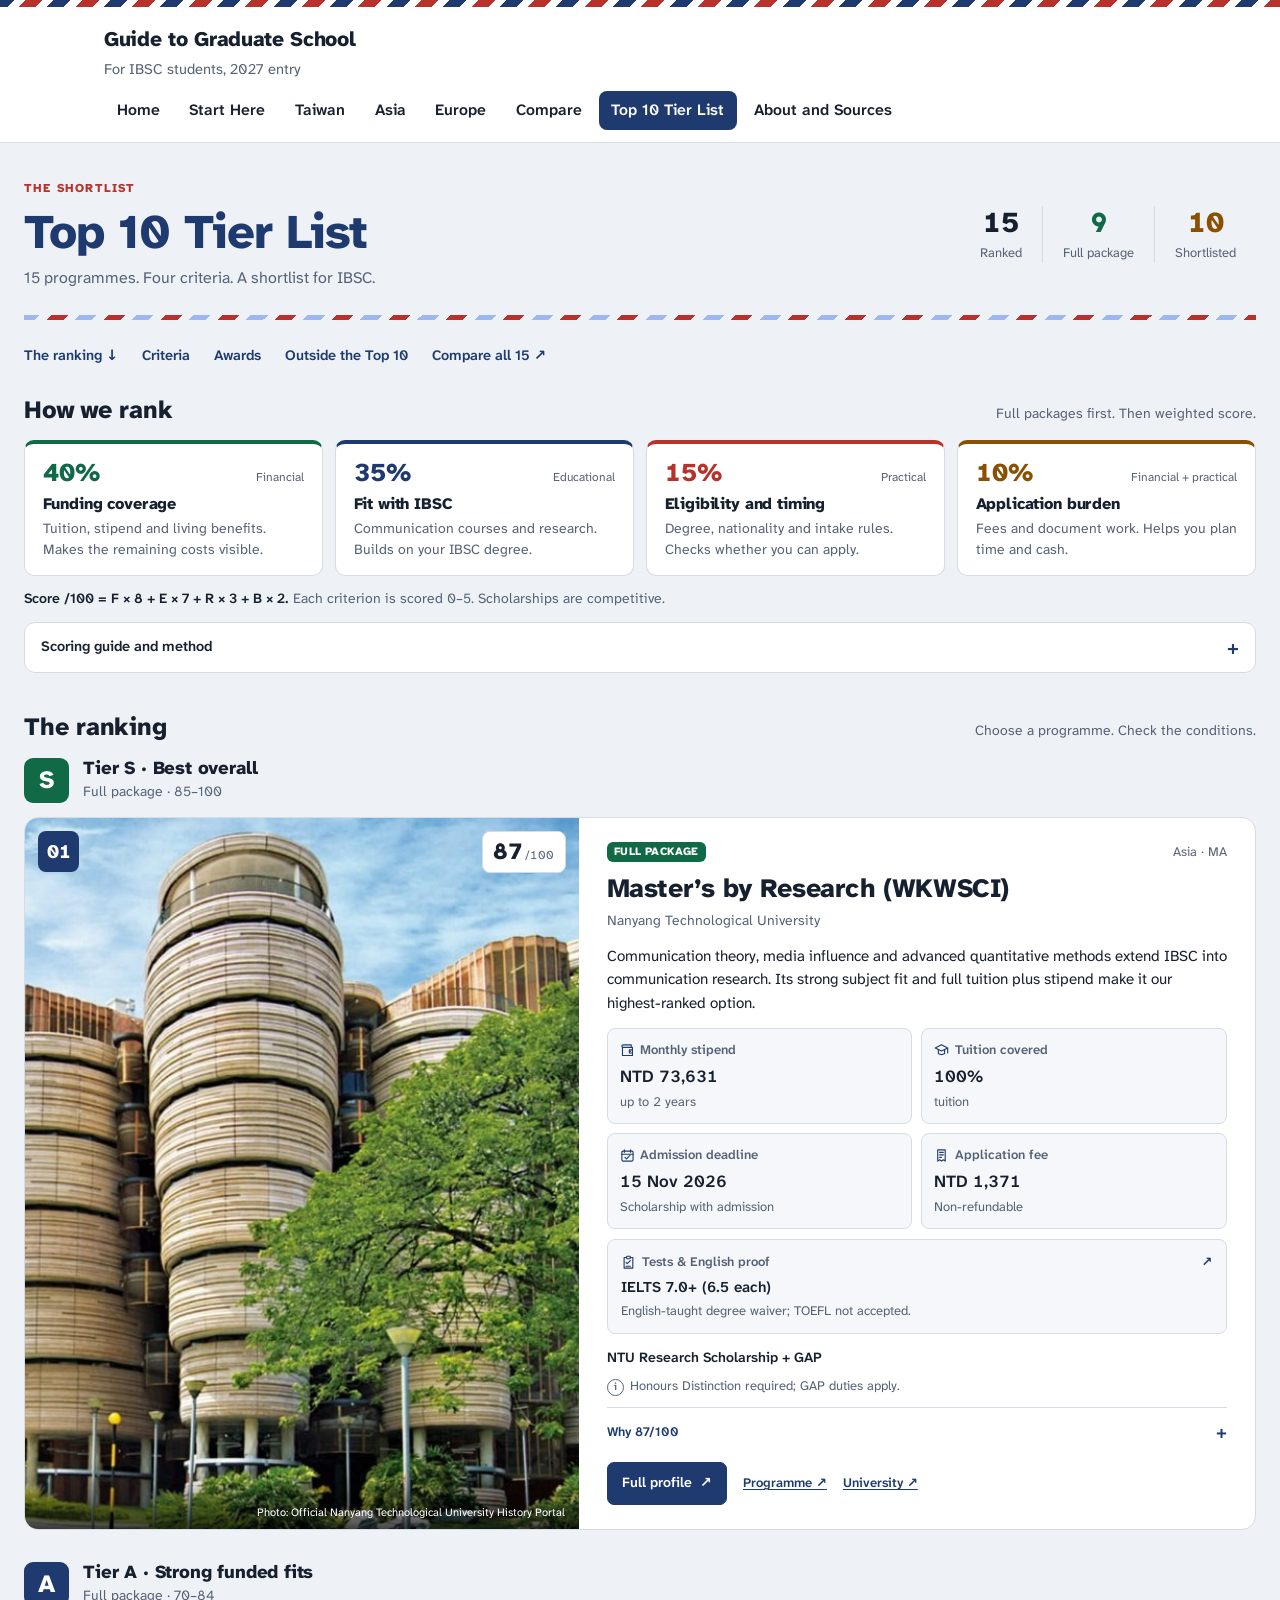
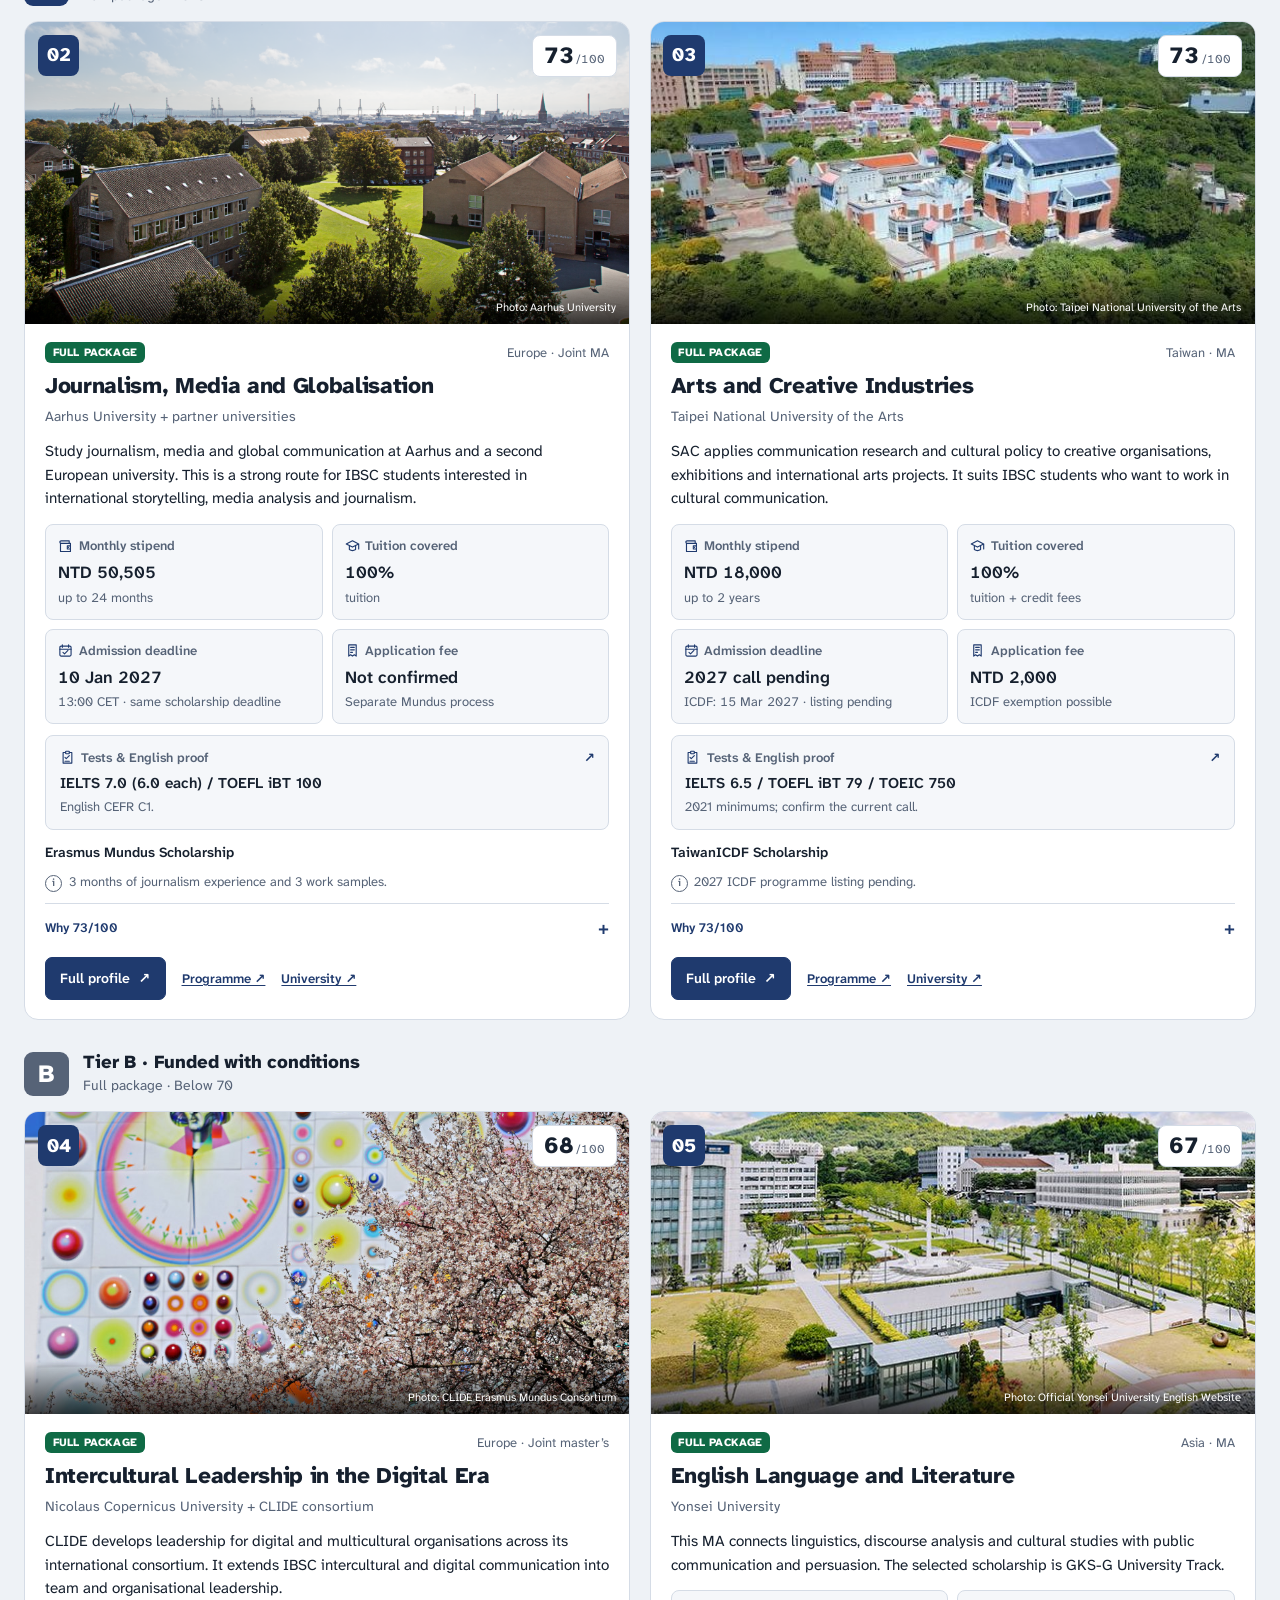
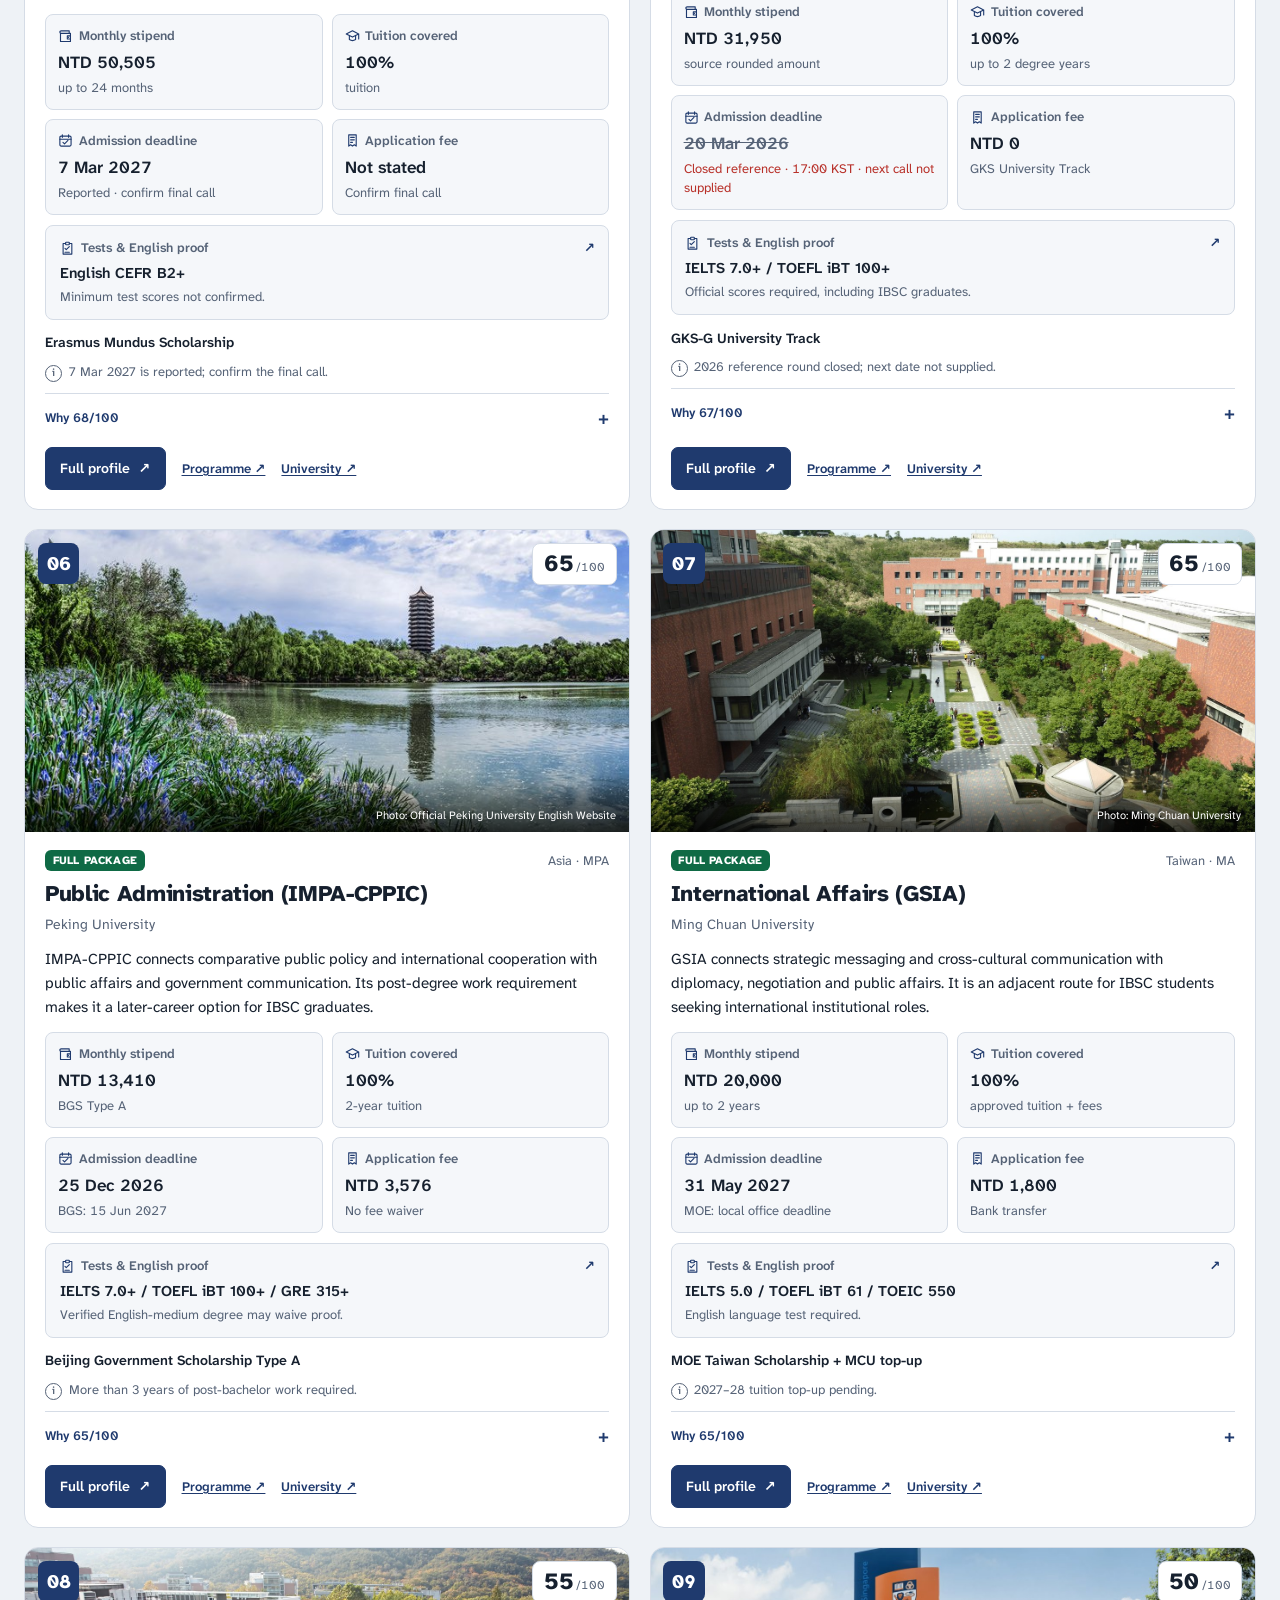
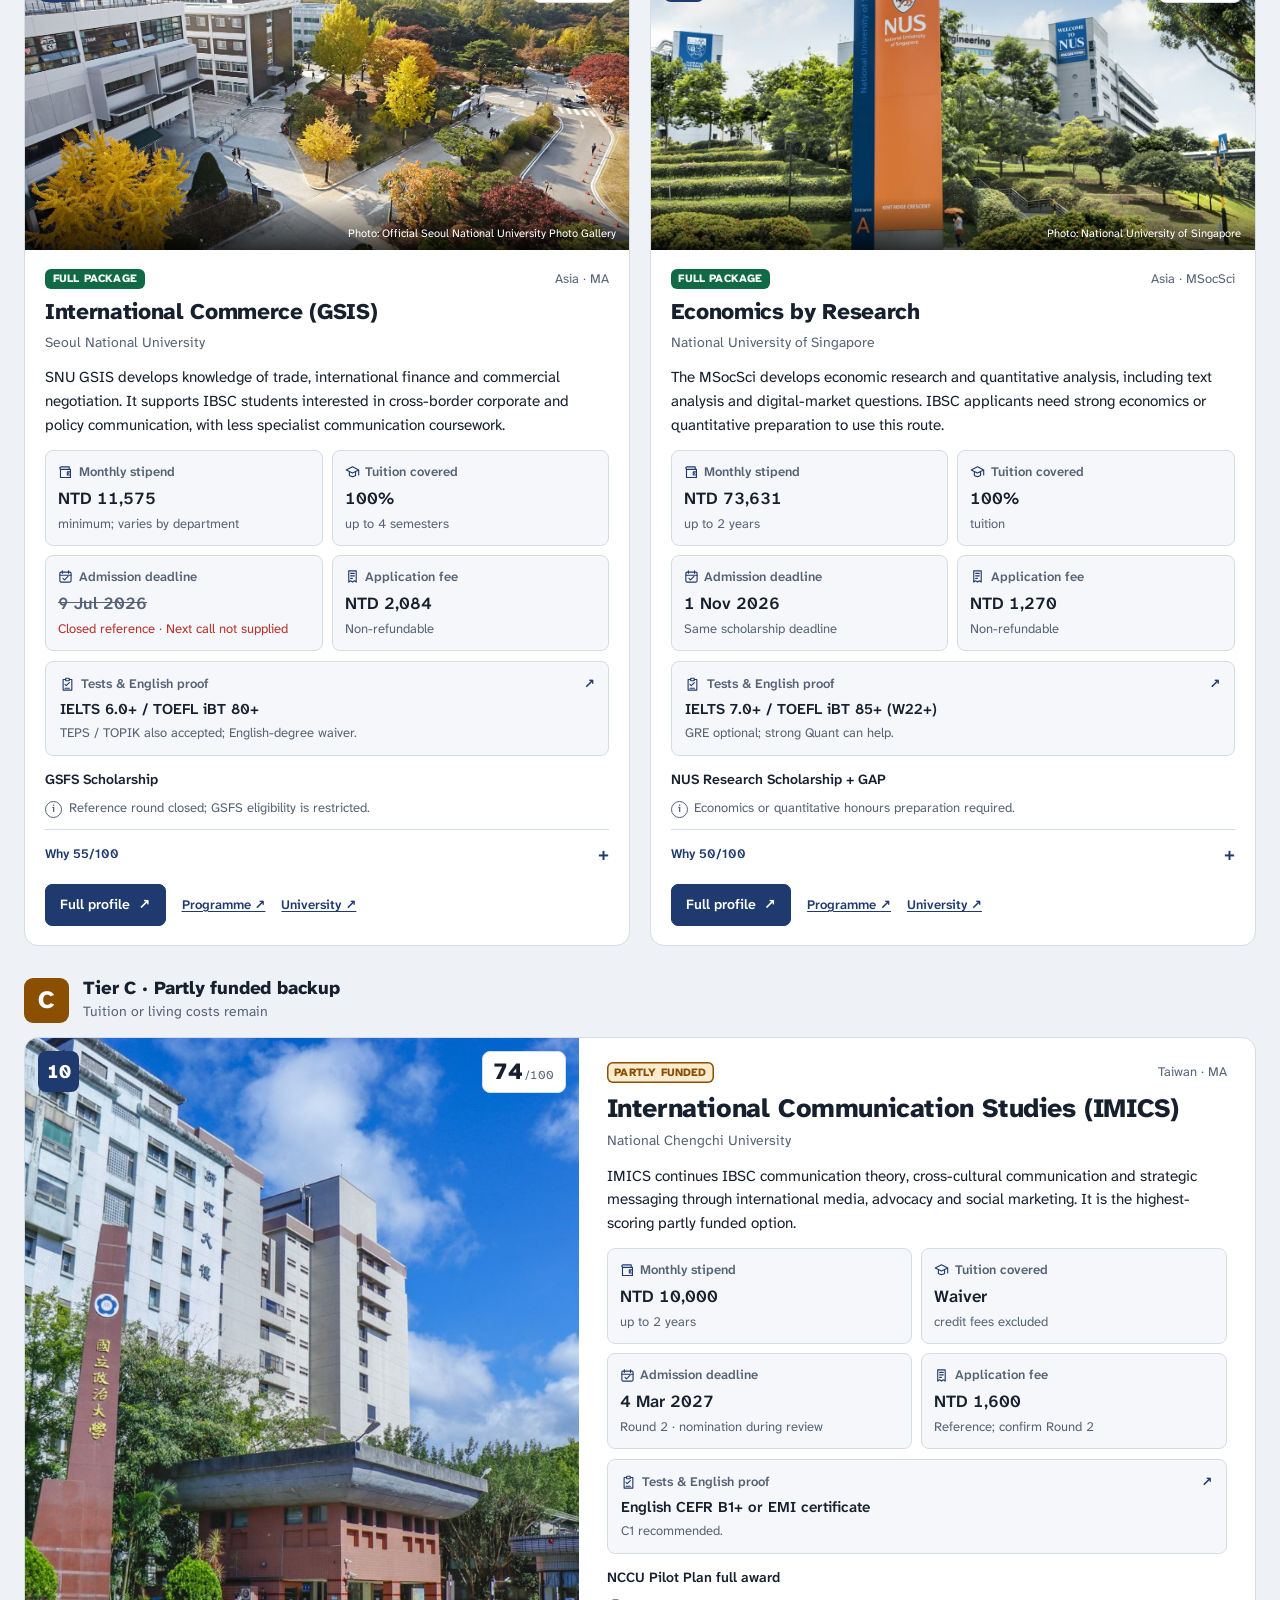
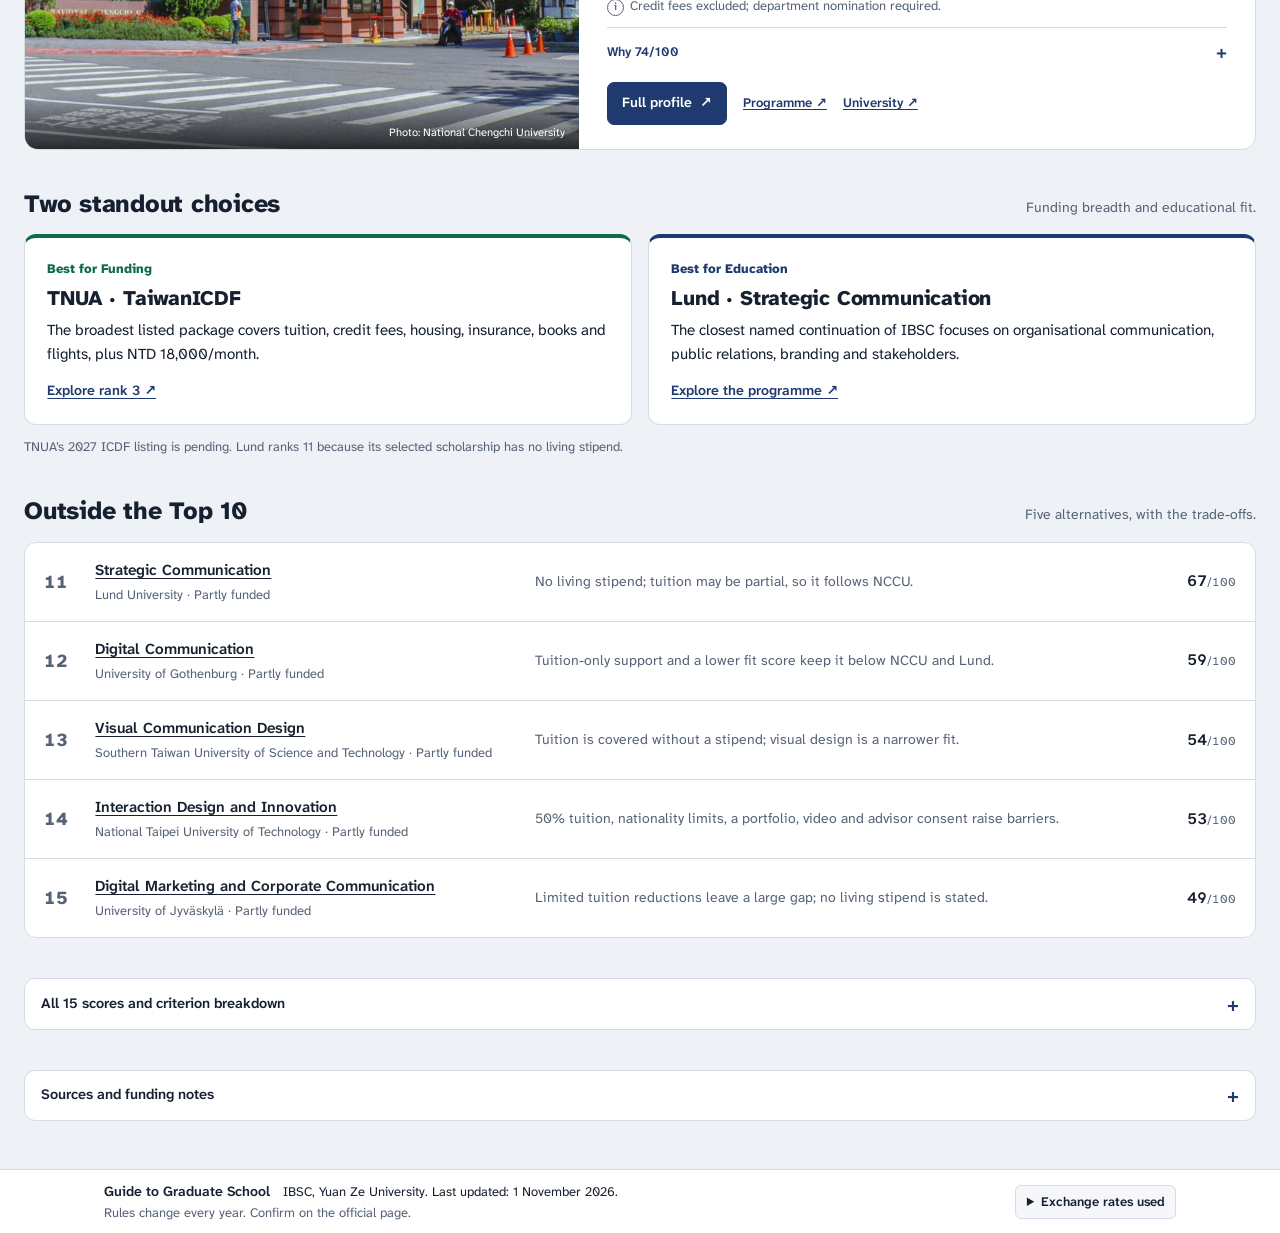
<file: top-10.html>
<!doctype html>
<html lang="en">
<head>
<meta charset="utf-8">
<meta name="viewport" content="width=device-width, initial-scale=1">
<title>Top 10 Tier List | Guide to Graduate School</title>
<meta name="description" content="Fully funded and partly funded master&#x27;s programs for IBSC students: funding, fees, documents and deadlines.">
<link rel="preconnect" href="https://fonts.googleapis.com">
<link rel="preconnect" href="https://fonts.gstatic.com" crossorigin>
<link rel="stylesheet" href="https://fonts.googleapis.com/css2?family=Atkinson+Hyperlegible+Next:ital,wght@0,400;0,600;0,800;1,400&display=swap">
<link rel="stylesheet" href="style.css?v=10">
<link rel="stylesheet" href="phase4.css?v=2">
<script>function imgFail(i){var n=(i.getAttribute('data-next')||'').split('|').filter(Boolean);if(n.length){i.setAttribute('data-next',n.slice(1).join('|'));i.src=n[0];}else{var f=i.closest('.frame');if(f)f.classList.add('noimg');i.remove();}}</script>
</head>
<body>
<a class="skip" href="#main">Skip to content</a>
<header class="site-head">
  <div class="wrap head-row">
    <a class="brand" href="index.html"><span class="brand-name">Guide to Graduate School</span><span class="brand-for">For IBSC students, 2027 entry</span></a>
  </div>
  <nav class="wrap" aria-label="Main menu"><ul class="nav"><li><a href="index.html">Home</a></li><li><a href="start-here.html">Start Here</a></li><li><a href="taiwan.html">Taiwan</a></li><li><a href="asia.html">Asia</a></li><li><a href="europe.html">Europe</a></li><li><a href="compare.html">Compare</a></li><li><a href="top-10.html" aria-current="page">Top 10 Tier List</a></li><li><a href="about.html">About and Sources</a></li></ul></nav>
</header>
<main id="main" class="wrap p4-page ranking-page">
<header class="p4-header"><div><p class="p4-eyebrow">The shortlist</p><h1>Top 10 Tier List</h1><p class="p4-lead">15 programmes. Four criteria. A shortlist for IBSC.</p></div><dl class="p4-tally"><div><dt>Ranked</dt><dd>15</dd></div><div><dt>Full package</dt><dd>9</dd></div><div><dt>Shortlisted</dt><dd>10</dd></div></dl></header>
<nav aria-label="On this page"><ul class="p4-subnav"><li><a href="#ranking">The ranking ↓</a></li><li><a href="#criteria">Criteria</a></li><li><a href="#awards">Awards</a></li><li><a href="#out">Outside the Top 10</a></li><li><a href="compare.html">Compare all 15 ↗</a></li></ul></nav>
<section class="p4-section" id="criteria" aria-labelledby="criteria-t"><div class="p4-section-top"><h2 id="criteria-t">How we rank</h2><p>Full packages first. Then weighted score.</p></div><div class="p4-weights"><article class="p4-weight"><p class="p4-weight-top"><strong>40%</strong><span>Financial</span></p><h3>Funding coverage</h3><p>Tuition, stipend and living benefits. Makes the remaining costs visible.</p></article><article class="p4-weight"><p class="p4-weight-top"><strong>35%</strong><span>Educational</span></p><h3>Fit with IBSC</h3><p>Communication courses and research. Builds on your IBSC degree.</p></article><article class="p4-weight"><p class="p4-weight-top"><strong>15%</strong><span>Practical</span></p><h3>Eligibility and timing</h3><p>Degree, nationality and intake rules. Checks whether you can apply.</p></article><article class="p4-weight"><p class="p4-weight-top"><strong>10%</strong><span>Financial + practical</span></p><h3>Application burden</h3><p>Fees and document work. Helps you plan time and cash.</p></article></div><p class="p4-formula"><strong>Score /100 = F × 8 + E × 7 + R × 3 + B × 2.</strong> Each criterion is scored 0–5. Scholarships are competitive.</p>
<details class="p4-disclosure"><summary>Scoring guide and method</summary><div class="p4-disclosure-body"><div class="p4-rule-grid"><section class="p4-rule"><h3>F · Funding coverage</h3><dl><div><dt>5</dt><dd>Full tuition, stipend and housing</dd></div><div><dt>4</dt><dd>Full tuition and stipend</dd></div><div><dt>3</dt><dd>Stipend with a tuition gap or limited coverage</dd></div><div><dt>2</dt><dd>Tuition award without a stipend</dd></div><div><dt>1</dt><dd>Small tuition discount</dd></div><div><dt>0</dt><dd>No award stated</dd></div></dl></section><section class="p4-rule"><h3>E · Fit with IBSC</h3><dl><div><dt>5</dt><dd>Direct strategic communication or core communication research</dd></div><div><dt>4</dt><dd>Closely related media, discourse or digital marketing</dd></div><div><dt>3</dt><dd>Adjacent field using communication skills</dd></div><div><dt>2</dt><dd>Weaker subject connection</dd></div><div><dt>1</dt><dd>Major disciplinary change</dd></div><div><dt>0</dt><dd>No clear connection</dd></div></dl></section><section class="p4-rule"><h3>R · Eligibility and timing</h3><dl><div><dt>5</dt><dd>Direct background and a clear current call</dd></div><div><dt>4</dt><dd>Honours or relevant subject credits need checking</dd></div><div><dt>3</dt><dd>Extra experience, research credits or a reported call</dd></div><div><dt>2</dt><dd>Substantial nationality or future-award confirmation</dd></div><div><dt>1</dt><dd>Closed reference round or major prior-degree mismatch</dd></div><div><dt>0</dt><dd>Post-degree work excludes a typical graduating senior</dd></div></dl></section><section class="p4-rule"><h3>B · Application burden</h3><dl><div><dt>5</dt><dd>Confirmed free and standard documents</dd></div><div><dt>4</dt><dd>Free or low fee; mostly standard online documents</dd></div><div><dt>3</dt><dd>Extra statements, separate processes or unresolved fees</dd></div><div><dt>2</dt><dd>Substantial samples, authentication or paperwork</dd></div><div><dt>1</dt><dd>Portfolio, video and prior supervisor consent</dd></div><div><dt>0</dt><dd>Process cannot be assessed</dd></div></dl></section></div><div class="p4-method-note"><p><strong>Why these weights:</strong> funding is the first constraint; educational fit makes the degree useful. Eligibility can block a route, while application costs and paperwork can usually be planned.</p><p><strong>Order:</strong> all 9 full-package routes precede the 6 partly funded routes. Within each group, sort by total score. Ties use Fit, Funding, Eligibility, Burden, then university name.</p><p><strong>Funding badges:</strong> the selected award must be won. A full package covers full tuition and a living stipend; admission does not guarantee funding. Scores are comparative judgments, not admission probabilities.</p><p>NCCU scores 74 but ranks 10 under the funding rule. PKU remains a later-career route because of its work requirement.</p></div></div></details></section>
<section class="p4-section" id="ranking" aria-labelledby="ranking-t"><div class="p4-section-top"><h2 id="ranking-t">The ranking</h2><p>Choose a programme. Check the conditions.</p></div><section class="p4-tier p4-tier-S" aria-labelledby="tier-S"><header class="p4-tier-head"><span class="p4-tier-letter" aria-hidden="true">S</span><div><h3 id="tier-S">Tier S · Best overall</h3><p>Full package · 85–100</p></div></header><ol class="p4-rank-grid p4-rank-grid--single" start="1"><li class="p4-rank-card" id="r-ntu" data-rank="1" data-score="87" data-badge="full">
<figure class="p4-photo"><img src="images/ntu-campus.jpg" alt="Nanyang Technological University campus" fetchpriority="high" decoding="async"><figcaption>Photo: Official Nanyang Technological University History Portal</figcaption><span class="p4-rank-number" aria-label="Rank 1">01</span><span class="p4-score" aria-label="Score 87 out of 100"><strong>87</strong>/100</span></figure>
<div class="p4-card-body"><p class="p4-card-meta"><span class="badge full">FULL PACKAGE</span><span>Asia · MA</span></p>
<h4>Master’s by Research (WKWSCI)</h4><p class="p4-card-university">Nanyang Technological University</p>
<p class="p4-card-description">Communication theory, media influence and advanced quantitative methods extend IBSC into communication research. Its strong subject fit and full tuition plus stipend make it our highest-ranked option.</p>
<dl class="p4-card-facts"><div><dt><svg class="ui-icon" aria-hidden="true" focusable="false"><use href="icons.svg#funding"></use></svg>Monthly stipend</dt><dd>NTD 73,631<small>up to 2 years</small></dd></div><div><dt><svg class="ui-icon" aria-hidden="true" focusable="false"><use href="icons.svg#tuition"></use></svg>Tuition covered</dt><dd>100%<small>tuition</small></dd></div><div class="p4-card-date"><dt><svg class="ui-icon" aria-hidden="true" focusable="false"><use href="icons.svg#calendar"></use></svg>Admission deadline</dt><dd><time datetime="2026-11-15">15 Nov 2026</time><small>Scholarship with admission</small></dd></div><div><dt><svg class="ui-icon" aria-hidden="true" focusable="false"><use href="icons.svg#fee"></use></svg>Application fee</dt><dd>NTD 1,371<small>Non-refundable</small></dd></div></dl>
<a class="p4-card-tests" href="asia.html#ntu-s5"><span class="p4-card-tests-label"><svg class="ui-icon" aria-hidden="true" focusable="false"><use href="icons.svg#tests"></use></svg>Tests &amp; English proof <span aria-hidden="true">↗</span></span><strong>IELTS 7.0+ (6.5 each)</strong><small>English-taught degree waiver; TOEFL not accepted.</small></a>
<p class="p4-funding-name">NTU Research Scholarship + GAP</p><p class="p4-watch">Honours Distinction required; GAP duties apply.</p>
<details class="p4-card-reason"><summary>Why 87/100</summary><ul><li>F4 tuition + stipend.</li><li>E5 core communication and persuasion research.</li><li>R4 honours-level entry needs checking.</li><li>B4 fee NTD 1,371 and a standard research application.</li></ul><p>Honours Distinction and CGPA 4.25/5.00 are listed; recipients complete GAP duties and maintain satisfactory progress.</p></details>
<div class="p4-card-links"><a class="p4-link-primary" href="asia.html#ntu">Full profile <span aria-hidden="true">↗</span></a><a href="https://www.ntu.edu.sg/education/graduate-programme/master-of-communication-studies" target="_blank" rel="noopener">Programme ↗</a><a href="https://www.ntu.edu.sg/" target="_blank" rel="noopener">University ↗</a></div></div></li></ol></section><section class="p4-tier p4-tier-A" aria-labelledby="tier-A"><header class="p4-tier-head"><span class="p4-tier-letter" aria-hidden="true">A</span><div><h3 id="tier-A">Tier A · Strong funded fits</h3><p>Full package · 70–84</p></div></header><ol class="p4-rank-grid" start="2"><li class="p4-rank-card" id="r-mundus" data-rank="2" data-score="73" data-badge="full">
<figure class="p4-photo"><img src="images/mundus-campus.png" alt="Aarhus University + partner universities campus" loading="lazy" decoding="async"><figcaption>Photo: Aarhus University</figcaption><span class="p4-rank-number" aria-label="Rank 2">02</span><span class="p4-score" aria-label="Score 73 out of 100"><strong>73</strong>/100</span></figure>
<div class="p4-card-body"><p class="p4-card-meta"><span class="badge full">FULL PACKAGE</span><span>Europe · Joint MA</span></p>
<h4>Journalism, Media and Globalisation</h4><p class="p4-card-university">Aarhus University + partner universities</p>
<p class="p4-card-description">Study journalism, media and global communication at Aarhus and a second European university. This is a strong route for IBSC students interested in international storytelling, media analysis and journalism.</p>
<dl class="p4-card-facts"><div><dt><svg class="ui-icon" aria-hidden="true" focusable="false"><use href="icons.svg#funding"></use></svg>Monthly stipend</dt><dd>NTD 50,505<small>up to 24 months</small></dd></div><div><dt><svg class="ui-icon" aria-hidden="true" focusable="false"><use href="icons.svg#tuition"></use></svg>Tuition covered</dt><dd>100%<small>tuition</small></dd></div><div class="p4-card-date"><dt><svg class="ui-icon" aria-hidden="true" focusable="false"><use href="icons.svg#calendar"></use></svg>Admission deadline</dt><dd><time datetime="2027-01-10">10 Jan 2027</time><small>13:00 CET · same scholarship deadline</small></dd></div><div><dt><svg class="ui-icon" aria-hidden="true" focusable="false"><use href="icons.svg#fee"></use></svg>Application fee</dt><dd>Not confirmed<small>Separate Mundus process</small></dd></div></dl>
<a class="p4-card-tests" href="europe.html#mundus-s5"><span class="p4-card-tests-label"><svg class="ui-icon" aria-hidden="true" focusable="false"><use href="icons.svg#tests"></use></svg>Tests &amp; English proof <span aria-hidden="true">↗</span></span><strong>IELTS 7.0 (6.0 each) / TOEFL iBT 100</strong><small>English CEFR C1.</small></a>
<p class="p4-funding-name">Erasmus Mundus Scholarship</p><p class="p4-watch">3 months of journalism experience and 3 work samples.</p>
<details class="p4-card-reason"><summary>Why 73/100</summary><ul><li>F4 tuition + stipend.</li><li>E4 journalism and global media.</li><li>R3 journalism experience required.</li><li>B2 work samples, C1 English and multiple documents.</li></ul><p>Requires three months of journalistic experience and three work samples; second-year living-cost adequacy is not verified.</p></details>
<div class="p4-card-links"><a class="p4-link-primary" href="europe.html#mundus">Full profile <span aria-hidden="true">↗</span></a><a href="https://mundusjournalism.com/" target="_blank" rel="noopener">Programme ↗</a><a href="https://international.au.dk/" target="_blank" rel="noopener">University ↗</a></div></div></li><li class="p4-rank-card" id="r-tnua" data-rank="3" data-score="73" data-badge="full">
<figure class="p4-photo"><img src="images/tnua-campus.jpg" alt="Taipei National University of the Arts campus" loading="lazy" decoding="async"><figcaption>Photo: Taipei National University of the Arts</figcaption><span class="p4-rank-number" aria-label="Rank 3">03</span><span class="p4-score" aria-label="Score 73 out of 100"><strong>73</strong>/100</span></figure>
<div class="p4-card-body"><p class="p4-card-meta"><span class="badge full">FULL PACKAGE</span><span>Taiwan · MA</span></p>
<h4>Arts and Creative Industries</h4><p class="p4-card-university">Taipei National University of the Arts</p>
<p class="p4-card-description">SAC applies communication research and cultural policy to creative organisations, exhibitions and international arts projects. It suits IBSC students who want to work in cultural communication.</p>
<dl class="p4-card-facts"><div><dt><svg class="ui-icon" aria-hidden="true" focusable="false"><use href="icons.svg#funding"></use></svg>Monthly stipend</dt><dd>NTD 18,000<small>up to 2 years</small></dd></div><div><dt><svg class="ui-icon" aria-hidden="true" focusable="false"><use href="icons.svg#tuition"></use></svg>Tuition covered</dt><dd>100%<small>tuition + credit fees</small></dd></div><div class="p4-card-date"><dt><svg class="ui-icon" aria-hidden="true" focusable="false"><use href="icons.svg#calendar"></use></svg>Admission deadline</dt><dd>2027 call pending<small>ICDF: 15 Mar 2027 · listing pending</small></dd></div><div><dt><svg class="ui-icon" aria-hidden="true" focusable="false"><use href="icons.svg#fee"></use></svg>Application fee</dt><dd>NTD 2,000<small>ICDF exemption possible</small></dd></div></dl>
<a class="p4-card-tests" href="taiwan.html#tnua-s5"><span class="p4-card-tests-label"><svg class="ui-icon" aria-hidden="true" focusable="false"><use href="icons.svg#tests"></use></svg>Tests &amp; English proof <span aria-hidden="true">↗</span></span><strong>IELTS 6.5 / TOEFL iBT 79 / TOEIC 750</strong><small>2021 minimums; confirm the current call.</small></a>
<p class="p4-funding-name">TaiwanICDF Scholarship</p><p class="p4-watch">2027 ICDF programme listing pending.</p>
<details class="p4-card-reason"><summary>Why 73/100</summary><ul><li>F5 tuition, stipend + housing and extras.</li><li>E3 cultural-sector communication.</li><li>R2 nationality and 2027 listing restrictions.</li><li>B3 separate admission/ICDF applications and two extended statements.</li></ul><p>Eligible-country citizenship is required; confirm the Cultural and Creative Industries major in the pending 2027 ICDF list and any prior-award graduation-gap rule.</p></details>
<div class="p4-card-links"><a class="p4-link-primary" href="taiwan.html#tnua">Full profile <span aria-hidden="true">↗</span></a><a href="https://sac.tnua.edu.tw/" target="_blank" rel="noopener">Programme ↗</a><a href="https://w3.tnua.edu.tw/" target="_blank" rel="noopener">University ↗</a></div></div></li></ol></section><section class="p4-tier p4-tier-B" aria-labelledby="tier-B"><header class="p4-tier-head"><span class="p4-tier-letter" aria-hidden="true">B</span><div><h3 id="tier-B">Tier B · Funded with conditions</h3><p>Full package · Below 70</p></div></header><ol class="p4-rank-grid" start="4"><li class="p4-rank-card" id="r-clide" data-rank="4" data-score="68" data-badge="full">
<figure class="p4-photo"><img src="images/clide-campus.jpg" alt="Nicolaus Copernicus University + CLIDE consortium campus" loading="lazy" decoding="async"><figcaption>Photo: CLIDE Erasmus Mundus Consortium</figcaption><span class="p4-rank-number" aria-label="Rank 4">04</span><span class="p4-score" aria-label="Score 68 out of 100"><strong>68</strong>/100</span></figure>
<div class="p4-card-body"><p class="p4-card-meta"><span class="badge full">FULL PACKAGE</span><span>Europe · Joint master’s</span></p>
<h4>Intercultural Leadership in the Digital Era</h4><p class="p4-card-university">Nicolaus Copernicus University + CLIDE consortium</p>
<p class="p4-card-description">CLIDE develops leadership for digital and multicultural organisations across its international consortium. It extends IBSC intercultural and digital communication into team and organisational leadership.</p>
<dl class="p4-card-facts"><div><dt><svg class="ui-icon" aria-hidden="true" focusable="false"><use href="icons.svg#funding"></use></svg>Monthly stipend</dt><dd>NTD 50,505<small>up to 24 months</small></dd></div><div><dt><svg class="ui-icon" aria-hidden="true" focusable="false"><use href="icons.svg#tuition"></use></svg>Tuition covered</dt><dd>100%<small>tuition</small></dd></div><div class="p4-card-date"><dt><svg class="ui-icon" aria-hidden="true" focusable="false"><use href="icons.svg#calendar"></use></svg>Admission deadline</dt><dd><time datetime="2027-03-07">7 Mar 2027</time><small>Reported · confirm final call</small></dd></div><div><dt><svg class="ui-icon" aria-hidden="true" focusable="false"><use href="icons.svg#fee"></use></svg>Application fee</dt><dd>Not stated<small>Confirm final call</small></dd></div></dl>
<a class="p4-card-tests" href="europe.html#clide-s5"><span class="p4-card-tests-label"><svg class="ui-icon" aria-hidden="true" focusable="false"><use href="icons.svg#tests"></use></svg>Tests &amp; English proof <span aria-hidden="true">↗</span></span><strong>English CEFR B2+</strong><small>Minimum test scores not confirmed.</small></a>
<p class="p4-funding-name">Erasmus Mundus Scholarship</p><p class="p4-watch">7 Mar 2027 is reported; confirm the final call.</p>
<details class="p4-card-reason"><summary>Why 68/100</summary><ul><li>F4 tuition + stipend.</li><li>E3 leadership with communication links.</li><li>R3 reported future call needs reconfirming.</li><li>B3 fee and possible video/interview rules are unresolved.</li></ul><p>The reported 7 March 2027 deadline and final application rules need confirmation; 18 tuition-only places are a separate partly funded route.</p></details>
<div class="p4-card-links"><a class="p4-link-primary" href="europe.html#clide">Full profile <span aria-hidden="true">↗</span></a><a href="https://erasmus-plus.ec.europa.eu/projects/search/details/101241178" target="_blank" rel="noopener">Programme ↗</a><a href="https://www.umk.pl/en/" target="_blank" rel="noopener">University ↗</a></div></div></li><li class="p4-rank-card" id="r-yonsei" data-rank="5" data-score="67" data-badge="full">
<figure class="p4-photo"><img src="images/yonsei-campus.jpg" alt="Yonsei University campus" loading="lazy" decoding="async"><figcaption>Photo: Official Yonsei University English Website</figcaption><span class="p4-rank-number" aria-label="Rank 5">05</span><span class="p4-score" aria-label="Score 67 out of 100"><strong>67</strong>/100</span></figure>
<div class="p4-card-body"><p class="p4-card-meta"><span class="badge full">FULL PACKAGE</span><span>Asia · MA</span></p>
<h4>English Language and Literature</h4><p class="p4-card-university">Yonsei University</p>
<p class="p4-card-description">This MA connects linguistics, discourse analysis and cultural studies with public communication and persuasion. The selected scholarship is GKS-G University Track.</p>
<dl class="p4-card-facts"><div><dt><svg class="ui-icon" aria-hidden="true" focusable="false"><use href="icons.svg#funding"></use></svg>Monthly stipend</dt><dd>NTD 31,950<small>source rounded amount</small></dd></div><div><dt><svg class="ui-icon" aria-hidden="true" focusable="false"><use href="icons.svg#tuition"></use></svg>Tuition covered</dt><dd>100%<small>up to 2 degree years</small></dd></div><div class="p4-card-date p4-card-reference"><dt><svg class="ui-icon" aria-hidden="true" focusable="false"><use href="icons.svg#calendar"></use></svg>Admission deadline</dt><dd><time datetime="2026-03-20">20 Mar 2026</time><small>Closed reference · 17:00 KST · next call not supplied</small></dd></div><div><dt><svg class="ui-icon" aria-hidden="true" focusable="false"><use href="icons.svg#fee"></use></svg>Application fee</dt><dd>NTD 0<small>GKS University Track</small></dd></div></dl>
<a class="p4-card-tests" href="asia.html#yonsei-s5"><span class="p4-card-tests-label"><svg class="ui-icon" aria-hidden="true" focusable="false"><use href="icons.svg#tests"></use></svg>Tests &amp; English proof <span aria-hidden="true">↗</span></span><strong>IELTS 7.0+ / TOEFL iBT 100+</strong><small>Official scores required, including IBSC graduates.</small></a>
<p class="p4-funding-name">GKS-G University Track</p><p class="p4-watch">2026 reference round closed; next date not supplied.</p>
<details class="p4-card-reason"><summary>Why 67/100</summary><ul><li>F4 tuition + stipend.</li><li>E4 discourse and cultural analysis.</li><li>R1 closed reference intake.</li><li>B2 authenticated documents, posted GKS forms and two sealed recommendations despite a free application.</li></ul><p>The file lists the closed 20 March 2026 round; no 2027 deadline is supplied. TOEFL iBT 100 or IELTS 7.0 remains required by the department.</p></details>
<div class="p4-card-links"><a class="p4-link-primary" href="asia.html#yonsei">Full profile <span aria-hidden="true">↗</span></a><a href="https://devcms.yonsei.ac.kr/ysenglish_e/index.do" target="_blank" rel="noopener">Programme ↗</a><a href="https://www.yonsei.ac.kr/" target="_blank" rel="noopener">University ↗</a></div></div></li><li class="p4-rank-card" id="r-pku" data-rank="6" data-score="65" data-badge="full">
<figure class="p4-photo"><img src="images/pku-campus.jpg" alt="Peking University campus" loading="lazy" decoding="async"><figcaption>Photo: Official Peking University English Website</figcaption><span class="p4-rank-number" aria-label="Rank 6">06</span><span class="p4-score" aria-label="Score 65 out of 100"><strong>65</strong>/100</span></figure>
<div class="p4-card-body"><p class="p4-card-meta"><span class="badge full">FULL PACKAGE</span><span>Asia · MPA</span></p>
<h4>Public Administration (IMPA-CPPIC)</h4><p class="p4-card-university">Peking University</p>
<p class="p4-card-description">IMPA-CPPIC connects comparative public policy and international cooperation with public affairs and government communication. Its post-degree work requirement makes it a later-career option for IBSC graduates.</p>
<dl class="p4-card-facts"><div><dt><svg class="ui-icon" aria-hidden="true" focusable="false"><use href="icons.svg#funding"></use></svg>Monthly stipend</dt><dd>NTD 13,410<small>BGS Type A</small></dd></div><div><dt><svg class="ui-icon" aria-hidden="true" focusable="false"><use href="icons.svg#tuition"></use></svg>Tuition covered</dt><dd>100%<small>2-year tuition</small></dd></div><div class="p4-card-date"><dt><svg class="ui-icon" aria-hidden="true" focusable="false"><use href="icons.svg#calendar"></use></svg>Admission deadline</dt><dd><time datetime="2026-12-25">25 Dec 2026</time><small>BGS: 15 Jun 2027</small></dd></div><div><dt><svg class="ui-icon" aria-hidden="true" focusable="false"><use href="icons.svg#fee"></use></svg>Application fee</dt><dd>NTD 3,576<small>No fee waiver</small></dd></div></dl>
<a class="p4-card-tests" href="asia.html#pku-s5"><span class="p4-card-tests-label"><svg class="ui-icon" aria-hidden="true" focusable="false"><use href="icons.svg#tests"></use></svg>Tests &amp; English proof <span aria-hidden="true">↗</span></span><strong>IELTS 7.0+ / TOEFL iBT 100+ / GRE 315+</strong><small>Verified English-medium degree may waive proof.</small></a>
<p class="p4-funding-name">Beijing Government Scholarship Type A</p><p class="p4-watch">More than 3 years of post-bachelor work required.</p>
<details class="p4-card-reason"><summary>Why 65/100</summary><ul><li>F5 tuition, stipend + housing.</li><li>E3 public affairs and policy.</li><li>R0 substantial post-degree work required.</li><li>B2 NTD 3,576 fee, separate BGS application and certified documents.</li></ul><p>Requires more than three years of post-bachelor work, or more than two after a higher degree; Type A also lists GPA 3.6/4.0 or 85/100 and a QS Top 500 degree.</p></details>
<div class="p4-card-links"><a class="p4-link-primary" href="asia.html#pku">Full profile <span aria-hidden="true">↗</span></a><a href="https://isd.pku.edu.cn/en/detail.php?id=761" target="_blank" rel="noopener">Programme ↗</a><a href="https://english.pku.edu.cn/" target="_blank" rel="noopener">University ↗</a></div></div></li><li class="p4-rank-card" id="r-mcu" data-rank="7" data-score="65" data-badge="full">
<figure class="p4-photo"><img src="images/mcu-campus.jpg" alt="Ming Chuan University campus" loading="lazy" decoding="async"><figcaption>Photo: Ming Chuan University</figcaption><span class="p4-rank-number" aria-label="Rank 7">07</span><span class="p4-score" aria-label="Score 65 out of 100"><strong>65</strong>/100</span></figure>
<div class="p4-card-body"><p class="p4-card-meta"><span class="badge full">FULL PACKAGE</span><span>Taiwan · MA</span></p>
<h4>International Affairs (GSIA)</h4><p class="p4-card-university">Ming Chuan University</p>
<p class="p4-card-description">GSIA connects strategic messaging and cross-cultural communication with diplomacy, negotiation and public affairs. It is an adjacent route for IBSC students seeking international institutional roles.</p>
<dl class="p4-card-facts"><div><dt><svg class="ui-icon" aria-hidden="true" focusable="false"><use href="icons.svg#funding"></use></svg>Monthly stipend</dt><dd>NTD 20,000<small>up to 2 years</small></dd></div><div><dt><svg class="ui-icon" aria-hidden="true" focusable="false"><use href="icons.svg#tuition"></use></svg>Tuition covered</dt><dd>100%<small>approved tuition + fees</small></dd></div><div class="p4-card-date"><dt><svg class="ui-icon" aria-hidden="true" focusable="false"><use href="icons.svg#calendar"></use></svg>Admission deadline</dt><dd><time datetime="2027-05-31">31 May 2027</time><small>MOE: local office deadline</small></dd></div><div><dt><svg class="ui-icon" aria-hidden="true" focusable="false"><use href="icons.svg#fee"></use></svg>Application fee</dt><dd>NTD 1,800<small>Bank transfer</small></dd></div></dl>
<a class="p4-card-tests" href="taiwan.html#mcu-s5"><span class="p4-card-tests-label"><svg class="ui-icon" aria-hidden="true" focusable="false"><use href="icons.svg#tests"></use></svg>Tests &amp; English proof <span aria-hidden="true">↗</span></span><strong>IELTS 5.0 / TOEFL iBT 61 / TOEIC 550</strong><small>English language test required.</small></a>
<p class="p4-funding-name">MOE Taiwan Scholarship + MCU top-up</p><p class="p4-watch">2027–28 tuition top-up pending.</p>
<details class="p4-card-reason"><summary>Why 65/100</summary><ul><li>F4 full approved tuition + stipend.</li><li>E3 international negotiation/public affairs.</li><li>R2 MOE eligibility and next-year top-up need confirmation.</li><li>B3 separate scholarship process and two references.</li></ul><p>The top-up is confirmed for 2026–27, with 2027–28 participation pending; applicants must meet MOE/mission nationality rules and maintain the required graduate average.</p></details>
<div class="p4-card-links"><a class="p4-link-primary" href="taiwan.html#mcu">Full profile <span aria-hidden="true">↗</span></a><a href="https://gsia.mcu.edu.tw/en/graduate/" target="_blank" rel="noopener">Programme ↗</a><a href="https://web2.mcu.edu.tw/" target="_blank" rel="noopener">University ↗</a></div></div></li><li class="p4-rank-card" id="r-snu" data-rank="8" data-score="55" data-badge="full">
<figure class="p4-photo"><img src="images/snu-campus.jpg" alt="Seoul National University campus" loading="lazy" decoding="async"><figcaption>Photo: Official Seoul National University Photo Gallery</figcaption><span class="p4-rank-number" aria-label="Rank 8">08</span><span class="p4-score" aria-label="Score 55 out of 100"><strong>55</strong>/100</span></figure>
<div class="p4-card-body"><p class="p4-card-meta"><span class="badge full">FULL PACKAGE</span><span>Asia · MA</span></p>
<h4>International Commerce (GSIS)</h4><p class="p4-card-university">Seoul National University</p>
<p class="p4-card-description">SNU GSIS develops knowledge of trade, international finance and commercial negotiation. It supports IBSC students interested in cross-border corporate and policy communication, with less specialist communication coursework.</p>
<dl class="p4-card-facts"><div><dt><svg class="ui-icon" aria-hidden="true" focusable="false"><use href="icons.svg#funding"></use></svg>Monthly stipend</dt><dd>NTD 11,575<small>minimum; varies by department</small></dd></div><div><dt><svg class="ui-icon" aria-hidden="true" focusable="false"><use href="icons.svg#tuition"></use></svg>Tuition covered</dt><dd>100%<small>up to 4 semesters</small></dd></div><div class="p4-card-date p4-card-reference"><dt><svg class="ui-icon" aria-hidden="true" focusable="false"><use href="icons.svg#calendar"></use></svg>Admission deadline</dt><dd><time datetime="2026-07-09">9 Jul 2026</time><small>Closed reference · Next call not supplied</small></dd></div><div><dt><svg class="ui-icon" aria-hidden="true" focusable="false"><use href="icons.svg#fee"></use></svg>Application fee</dt><dd>NTD 2,084<small>Non-refundable</small></dd></div></dl>
<a class="p4-card-tests" href="asia.html#snu-s5"><span class="p4-card-tests-label"><svg class="ui-icon" aria-hidden="true" focusable="false"><use href="icons.svg#tests"></use></svg>Tests &amp; English proof <span aria-hidden="true">↗</span></span><strong>IELTS 6.0+ / TOEFL iBT 80+</strong><small>TEPS / TOPIK also accepted; English-degree waiver.</small></a>
<p class="p4-funding-name">GSFS Scholarship</p><p class="p4-watch">Reference round closed; GSFS eligibility is restricted.</p>
<details class="p4-card-reason"><summary>Why 55/100</summary><ul><li>F4 tuition + stipend.</li><li>E2 trade rather than specialist communication.</li><li>R1 closed reference round.</li><li>B3 family records, two references and later degree authentication.</li></ul><p>The 9 July 2026 application round is closed. GSFS has nationality, prior-Korean-study and participating-department restrictions.</p></details>
<div class="p4-card-links"><a class="p4-link-primary" href="asia.html#snu">Full profile <span aria-hidden="true">↗</span></a><a href="https://gsis.snu.ac.kr/2026-fall-international-commerce/" target="_blank" rel="noopener">Programme ↗</a><a href="https://en.snu.ac.kr/" target="_blank" rel="noopener">University ↗</a></div></div></li><li class="p4-rank-card" id="r-nus" data-rank="9" data-score="50" data-badge="full">
<figure class="p4-photo"><img src="images/nus-campus.jpg" alt="National University of Singapore campus" loading="lazy" decoding="async"><figcaption>Photo: National University of Singapore</figcaption><span class="p4-rank-number" aria-label="Rank 9">09</span><span class="p4-score" aria-label="Score 50 out of 100"><strong>50</strong>/100</span></figure>
<div class="p4-card-body"><p class="p4-card-meta"><span class="badge full">FULL PACKAGE</span><span>Asia · MSocSci</span></p>
<h4>Economics by Research</h4><p class="p4-card-university">National University of Singapore</p>
<p class="p4-card-description">The MSocSci develops economic research and quantitative analysis, including text analysis and digital-market questions. IBSC applicants need strong economics or quantitative preparation to use this route.</p>
<dl class="p4-card-facts"><div><dt><svg class="ui-icon" aria-hidden="true" focusable="false"><use href="icons.svg#funding"></use></svg>Monthly stipend</dt><dd>NTD 73,631<small>up to 2 years</small></dd></div><div><dt><svg class="ui-icon" aria-hidden="true" focusable="false"><use href="icons.svg#tuition"></use></svg>Tuition covered</dt><dd>100%<small>tuition</small></dd></div><div class="p4-card-date"><dt><svg class="ui-icon" aria-hidden="true" focusable="false"><use href="icons.svg#calendar"></use></svg>Admission deadline</dt><dd><time datetime="2026-11-01">1 Nov 2026</time><small>Same scholarship deadline</small></dd></div><div><dt><svg class="ui-icon" aria-hidden="true" focusable="false"><use href="icons.svg#fee"></use></svg>Application fee</dt><dd>NTD 1,270<small>Non-refundable</small></dd></div></dl>
<a class="p4-card-tests" href="asia.html#nus-s5"><span class="p4-card-tests-label"><svg class="ui-icon" aria-hidden="true" focusable="false"><use href="icons.svg#tests"></use></svg>Tests &amp; English proof <span aria-hidden="true">↗</span></span><strong>IELTS 7.0+ / TOEFL iBT 85+ (W22+)</strong><small>GRE optional; strong Quant can help.</small></a>
<p class="p4-funding-name">NUS Research Scholarship + GAP</p><p class="p4-watch">Economics or quantitative honours preparation required.</p>
<details class="p4-card-reason"><summary>Why 50/100</summary><ul><li>F4 tuition + stipend.</li><li>E1 substantial change from strategic communication.</li><li>R1 specialised prior-degree mismatch for a typical IBSC senior.</li><li>B4 fee NTD 1,270 and standard online research documents.</li></ul><p>Requires strong honours preparation in economics or a quantitative field; international recipients fulfil GAP duties.</p></details>
<div class="p4-card-links"><a class="p4-link-primary" href="asia.html#nus">Full profile <span aria-hidden="true">↗</span></a><a href="https://fass.nus.edu.sg/ecs/master-of-social-sciences-research/" target="_blank" rel="noopener">Programme ↗</a><a href="https://www.nus.edu.sg/" target="_blank" rel="noopener">University ↗</a></div></div></li></ol></section><section class="p4-tier p4-tier-C" aria-labelledby="tier-C"><header class="p4-tier-head"><span class="p4-tier-letter" aria-hidden="true">C</span><div><h3 id="tier-C">Tier C · Partly funded backup</h3><p>Tuition or living costs remain</p></div></header><ol class="p4-rank-grid p4-rank-grid--single" start="10"><li class="p4-rank-card" id="r-imics" data-rank="10" data-score="74" data-badge="part">
<figure class="p4-photo"><img src="images/imics-campus.jpg" alt="National Chengchi University campus" loading="lazy" decoding="async"><figcaption>Photo: National Chengchi University</figcaption><span class="p4-rank-number" aria-label="Rank 10">10</span><span class="p4-score" aria-label="Score 74 out of 100"><strong>74</strong>/100</span></figure>
<div class="p4-card-body"><p class="p4-card-meta"><span class="badge part">PARTLY FUNDED</span><span>Taiwan · MA</span></p>
<h4>International Communication Studies (IMICS)</h4><p class="p4-card-university">National Chengchi University</p>
<p class="p4-card-description">IMICS continues IBSC communication theory, cross-cultural communication and strategic messaging through international media, advocacy and social marketing. It is the highest-scoring partly funded option.</p>
<dl class="p4-card-facts"><div><dt><svg class="ui-icon" aria-hidden="true" focusable="false"><use href="icons.svg#funding"></use></svg>Monthly stipend</dt><dd>NTD 10,000<small>up to 2 years</small></dd></div><div><dt><svg class="ui-icon" aria-hidden="true" focusable="false"><use href="icons.svg#tuition"></use></svg>Tuition covered</dt><dd>Waiver<small>credit fees excluded</small></dd></div><div class="p4-card-date"><dt><svg class="ui-icon" aria-hidden="true" focusable="false"><use href="icons.svg#calendar"></use></svg>Admission deadline</dt><dd><time datetime="2027-03-04">4 Mar 2027</time><small>Round 2 · nomination during review</small></dd></div><div><dt><svg class="ui-icon" aria-hidden="true" focusable="false"><use href="icons.svg#fee"></use></svg>Application fee</dt><dd>NTD 1,600<small>Reference; confirm Round 2</small></dd></div></dl>
<a class="p4-card-tests" href="taiwan.html#imics-s5"><span class="p4-card-tests-label"><svg class="ui-icon" aria-hidden="true" focusable="false"><use href="icons.svg#tests"></use></svg>Tests &amp; English proof <span aria-hidden="true">↗</span></span><strong>English CEFR B1+ or EMI certificate</strong><small>C1 recommended.</small></a>
<p class="p4-funding-name">NCCU Pilot Plan full award</p><p class="p4-watch">Credit fees excluded; department nomination required.</p>
<details class="p4-card-reason"><summary>Why 74/100</summary><ul><li>F3 tuition gap + stipend.</li><li>E5 direct communication and advocacy fit.</li><li>R3 eligible international-student route with 2027 dates.</li><li>B3 two references, statement and financial proof.</li></ul><p>Credit fees, housing, insurance and information fees remain payable; department/college nomination is competitive and the travel cap is reimbursement, not monthly cash.</p></details>
<div class="p4-card-links"><a class="p4-link-primary" href="taiwan.html#imics">Full profile <span aria-hidden="true">↗</span></a><a href="https://www.imics.nccu.edu.tw/" target="_blank" rel="noopener">Programme ↗</a><a href="https://www.nccu.edu.tw/" target="_blank" rel="noopener">University ↗</a></div></div></li></ol></section></section><section class="p4-section" id="awards" aria-labelledby="awards-t"><div class="p4-section-top"><h2 id="awards-t">Two standout choices</h2><p>Funding breadth and educational fit.</p></div><div class="p4-awards">
<article class="p4-award"><p class="p4-award-type">Best for Funding</p><h3>TNUA · TaiwanICDF</h3><p>The broadest listed package covers tuition, credit fees, housing, insurance, books and flights, plus NTD 18,000/month.</p><a href="#r-tnua">Explore rank 3 ↗</a></article>
<article class="p4-award"><p class="p4-award-type">Best for Education</p><h3>Lund · Strategic Communication</h3><p>The closest named continuation of IBSC focuses on organisational communication, public relations, branding and stakeholders.</p><a href="europe.html#lund">Explore the programme ↗</a></article></div><p class="p4-award-note">TNUA’s 2027 ICDF listing is pending. Lund ranks 11 because its selected scholarship has no living stipend.</p></section>
<section class="p4-section" id="out" aria-labelledby="out-t"><div class="p4-section-top"><h2 id="out-t">Outside the Top 10</h2><p>Five alternatives, with the trade-offs.</p></div><ol class="p4-out-list" start="11"><li id="out-lund"><span class="p4-out-rank" aria-label="Rank 11">11</span><div><a class="p4-out-name" href="europe.html#lund">Strategic Communication</a><span class="p4-out-university">Lund University · Partly funded</span></div><p>No living stipend; tuition may be partial, so it follows NCCU.</p><span class="p4-out-score">67<small>/100</small></span></li><li id="out-gothenburg"><span class="p4-out-rank" aria-label="Rank 12">12</span><div><a class="p4-out-name" href="europe.html#gothenburg">Digital Communication</a><span class="p4-out-university">University of Gothenburg · Partly funded</span></div><p>Tuition-only support and a lower fit score keep it below NCCU and Lund.</p><span class="p4-out-score">59<small>/100</small></span></li><li id="out-stust"><span class="p4-out-rank" aria-label="Rank 13">13</span><div><a class="p4-out-name" href="taiwan.html#stust">Visual Communication Design</a><span class="p4-out-university">Southern Taiwan University of Science and Technology · Partly funded</span></div><p>Tuition is covered without a stipend; visual design is a narrower fit.</p><span class="p4-out-score">54<small>/100</small></span></li><li id="out-ntut"><span class="p4-out-rank" aria-label="Rank 14">14</span><div><a class="p4-out-name" href="taiwan.html#ntut">Interaction Design and Innovation</a><span class="p4-out-university">National Taipei University of Technology · Partly funded</span></div><p>50% tuition, nationality limits, a portfolio, video and advisor consent raise barriers.</p><span class="p4-out-score">53<small>/100</small></span></li><li id="out-jyu"><span class="p4-out-rank" aria-label="Rank 15">15</span><div><a class="p4-out-name" href="europe.html#jyu">Digital Marketing and Corporate Communication</a><span class="p4-out-university">University of Jyväskylä · Partly funded</span></div><p>Limited tuition reductions leave a large gap; no living stipend is stated.</p><span class="p4-out-score">49<small>/100</small></span></li></ol></section><section class="p4-section" id="scores" aria-labelledby="scores-t"><h2 id="scores-t" class="sr">Scores for all 15 programmes</h2><details class="p4-disclosure"><summary>All 15 scores and criterion breakdown</summary><div class="p4-disclosure-body"><p class="p4-small">F: Funding · E: Fit with IBSC · R: Eligibility and timing · B: Application burden. Each is scored out of 5.</p><div class="p4-score-table-wrap"><table class="p4-score-table"><caption class="sr">All 15 programme scores in rank order</caption><thead><tr><th scope="col">Rank</th><th scope="col">Programme</th><th scope="col">F</th><th scope="col">E</th><th scope="col">R</th><th scope="col">B</th><th scope="col">Total</th></tr></thead><tbody><tr><td>1</td><th scope="row"><a href="asia.html#ntu">NTU · Master’s by Research (WKWSCI)</a></th><td>4</td><td>5</td><td>4</td><td>4</td><td>87/100</td></tr><tr><td>2</td><th scope="row"><a href="europe.html#mundus">Aarhus · Journalism, Media and Globalisation</a></th><td>4</td><td>4</td><td>3</td><td>2</td><td>73/100</td></tr><tr><td>3</td><th scope="row"><a href="taiwan.html#tnua">TNUA · Arts and Creative Industries</a></th><td>5</td><td>3</td><td>2</td><td>3</td><td>73/100</td></tr><tr><td>4</td><th scope="row"><a href="europe.html#clide">CLIDE · Intercultural Leadership in the Digital Era</a></th><td>4</td><td>3</td><td>3</td><td>3</td><td>68/100</td></tr><tr><td>5</td><th scope="row"><a href="asia.html#yonsei">Yonsei · English Language and Literature</a></th><td>4</td><td>4</td><td>1</td><td>2</td><td>67/100</td></tr><tr><td>6</td><th scope="row"><a href="asia.html#pku">PKU · Public Administration (IMPA-CPPIC)</a></th><td>5</td><td>3</td><td>0</td><td>2</td><td>65/100</td></tr><tr><td>7</td><th scope="row"><a href="taiwan.html#mcu">MCU · International Affairs (GSIA)</a></th><td>4</td><td>3</td><td>2</td><td>3</td><td>65/100</td></tr><tr><td>8</td><th scope="row"><a href="asia.html#snu">SNU · International Commerce (GSIS)</a></th><td>4</td><td>2</td><td>1</td><td>3</td><td>55/100</td></tr><tr class=p4-full-end><td>9</td><th scope="row"><a href="asia.html#nus">NUS · Economics by Research</a></th><td>4</td><td>1</td><td>1</td><td>4</td><td>50/100</td></tr><tr><td>10</td><th scope="row"><a href="taiwan.html#imics">NCCU · International Communication Studies (IMICS)</a></th><td>3</td><td>5</td><td>3</td><td>3</td><td>74/100</td></tr><tr><td>11</td><th scope="row"><a href="europe.html#lund">Lund · Strategic Communication</a></th><td>2</td><td>5</td><td>4</td><td>2</td><td>67/100</td></tr><tr><td>12</td><th scope="row"><a href="europe.html#gothenburg">Gothenburg · Digital Communication</a></th><td>2</td><td>4</td><td>3</td><td>3</td><td>59/100</td></tr><tr><td>13</td><th scope="row"><a href="taiwan.html#stust">STUST · Visual Communication Design</a></th><td>2</td><td>3</td><td>3</td><td>4</td><td>54/100</td></tr><tr><td>14</td><th scope="row"><a href="taiwan.html#ntut">NTUT · Interaction Design and Innovation</a></th><td>3</td><td>3</td><td>2</td><td>1</td><td>53/100</td></tr><tr><td>15</td><th scope="row"><a href="europe.html#jyu">Jyväskylä · Digital Marketing and Corporate Communication</a></th><td>1</td><td>4</td><td>3</td><td>2</td><td>49/100</td></tr></tbody></table></div></div></details></section>
<details class="p4-disclosure" id="sources"><summary>Sources and funding notes</summary><div class="p4-disclosure-body"><ul class="p4-source-links"><li><a href="https://docs.google.com/document/d/1St6Jt3gYd2pPSz7TwkVwu-hlVX3wctjY/edit?usp=drive_link" target="_blank" rel="noopener">Taiwan research ↗</a></li><li><a href="https://docs.google.com/document/d/18wbZId42TlIRk0OrQrO9sCHJWErO-pef_dGL6AdICsY/edit?tab=t.0" target="_blank" rel="noopener">Asia research ↗</a></li><li><a href="https://docs.google.com/document/d/1QcWAfuH7U53IsIt3y28sknJvEVf1NZWTfHDT8gKmWq4/edit?usp=drive_link" target="_blank" rel="noopener">Europe research ↗</a></li></ul><p class="p4-source-note">Ranked 1 November 2026. Historical intakes and pending 2027 conditions are labelled. All amounts are in NTD; living costs vary by city.</p></div></details>
</main><footer class="site-foot"><div class="wrap footer-bar">
  <div class="footer-info">
    <p class="foot-title">Guide to Graduate School</p>
    <p>IBSC, Yuan Ze University. Last updated: 1 November 2026.</p>
    <p>Rules change every year. Confirm on the official page.</p>
  </div>
  <details class="footer-rates"><summary>Exchange rates used</summary>
    <ul class="rates"><li>EUR 1 = NTD 36.075 (28 Oct 2026)</li><li>SGD 1 = NTD 25.39 (29 Oct 2026)</li><li>KRW 1,000 = NTD 23.15 (29 Oct 2026)</li><li>CNY 1 = NTD 4.47 (Oct 2026)</li><li>SEK 1 = NTD 3.32 (31 Oct 2026)</li></ul>
  </details>
</div></footer>
</body>
</html>
</file>
<file: style.css>
/* Guide to Graduate School: airmail + ticket theme */
:root{
  --paper:#eef2f6; --sheet:#ffffff; --ink:#16202e; --muted:#566377; --line:#d5dce6; --line2:#b9c4d3;
  --navy:#1f3a6e; --navy-ink:#ffffff; --red:#b8312a; --red-bg:#fdebe8;
  --green:#0f6a45; --green-bg:#dcf1e5; --amber:#8a4f00; --amber-bg:#fbebcf;
  --chip-r:#16202e; --tint:#f5f7fa;
  --radius:12px; --wrap:1120px;
  color-scheme:light;
}
@media (prefers-color-scheme:dark){
  :root:not([data-theme="light"]){
    --paper:#0f141b; --sheet:#171e28; --ink:#e7ecf3; --muted:#a2adbd; --line:#2a3443; --line2:#3a4658;
    --navy:#9db8f0; --navy-ink:#0f141b; --red:#ff8f84; --red-bg:#3a1714;
    --green:#74d6a5; --green-bg:#123628; --amber:#f3c065; --amber-bg:#3a2a0b;
    --chip-r:#e7ecf3; --tint:#1c2531; color-scheme:dark;
  }
}
:root[data-theme="dark"]{
  --paper:#0f141b; --sheet:#171e28; --ink:#e7ecf3; --muted:#a2adbd; --line:#2a3443; --line2:#3a4658;
  --navy:#9db8f0; --navy-ink:#0f141b; --red:#ff8f84; --red-bg:#3a1714;
  --green:#74d6a5; --green-bg:#123628; --amber:#f3c065; --amber-bg:#3a2a0b;
  --chip-r:#e7ecf3; --tint:#1c2531; color-scheme:dark;
}

*{box-sizing:border-box}
html{-webkit-text-size-adjust:100%;scroll-padding-top:1rem}
body{margin:0;background:var(--paper);color:var(--ink);
  font:400 1.0625rem/1.6 "Atkinson Hyperlegible Next","Atkinson Hyperlegible",system-ui,-apple-system,"Segoe UI",sans-serif}
img{max-width:100%;height:auto;display:block}
.ui-icon{display:inline-block;width:1.15em;height:1.15em;flex:none;vertical-align:-.18em;color:currentColor}
a{color:var(--navy);text-underline-offset:.18em;text-decoration-thickness:1px}
a:hover{text-decoration-thickness:2px}
:focus-visible{outline:3px solid var(--navy);outline-offset:2px;border-radius:4px}
h1,h2,h3,h4{line-height:1.15;margin:0 0 .5em;font-weight:800;letter-spacing:-.01em}
h1{font-size:clamp(2.1rem,4.6vw,3.25rem);letter-spacing:-.025em}
h2{font-size:clamp(1.45rem,2.6vw,1.9rem)}
h3{font-size:1.2rem}
h4{font-size:1.05rem}
p{margin:0 0 1em}
ul,ol{margin:0 0 1em;padding-left:1.25em}
.wrap{max-width:var(--wrap);margin:0 auto;padding:0 24px}
.sr{position:absolute;width:1px;height:1px;overflow:hidden;clip:rect(0 0 0 0);white-space:nowrap}
.skip{position:absolute;left:-999px;top:.5rem;background:var(--sheet);padding:.5rem 1rem;z-index:10}
.skip:focus{left:1rem}
.num{font-variant-numeric:tabular-nums}
.small{font-size:.9rem;color:var(--muted)}
.note{font-size:.95rem;color:var(--muted)}
.todo{color:var(--red);font-weight:600}

/* header with an airmail edge */
.site-head{background:var(--sheet);border-bottom:1px solid var(--line);position:relative}
.site-head::before{content:"";display:block;height:7px;
  background:repeating-linear-gradient(-45deg,#b8312a 0 12px,transparent 12px 20px,#1f3a6e 20px 32px,transparent 32px 40px)}
.head-row{display:flex;align-items:center;justify-content:space-between;padding-top:1rem;padding-bottom:.6rem}
.brand{text-decoration:none;color:var(--ink);display:flex;flex-direction:column;gap:.1rem}
.brand-name{font-weight:800;font-size:1.3rem;letter-spacing:-.015em}
.brand-for{color:var(--muted);font-size:.92rem}
.nav{list-style:none;margin:0;padding:0 0 .75rem;display:flex;flex-wrap:wrap;gap:.25rem}
.nav a{display:block;padding:.45rem .8rem;border-radius:8px;text-decoration:none;color:var(--ink);font-weight:600;font-size:.98rem}
.nav a:hover{background:var(--tint)}
.nav a[aria-current="page"]{background:var(--navy);color:var(--navy-ink)}

main.wrap{padding-top:2.25rem;padding-bottom:4rem}

/* badges */
.badge{display:inline-block;font-weight:800;font-size:.8rem;letter-spacing:.05em;padding:.32em .7em;border-radius:6px;line-height:1.2;white-space:nowrap}
.badge.full{background:var(--green);color:var(--sheet)}
.badge.part{background:var(--amber-bg);color:var(--amber);box-shadow:inset 0 0 0 1.5px var(--amber)}
.badge.sm{font-size:.7rem;padding:.28em .55em}

/* buttons */
.btn{display:inline-block;padding:.75rem 1.2rem;border-radius:10px;background:var(--navy);color:var(--navy-ink);font-weight:800;text-decoration:none;border:2px solid var(--navy)}
.btn.alt{background:transparent;color:var(--navy)}
.btn:hover{text-decoration:underline}
.cta{display:flex;flex-wrap:wrap;gap:.75rem;margin:1.5rem 0}

/* page head */
.page-head{max-width:70ch;margin-bottom:2rem}
.crumb{font-size:.92rem;color:var(--muted);margin-bottom:.75rem}
.crumb a{color:var(--muted)}
.lead{font-size:1.2rem;color:var(--muted);max-width:62ch}
.tally{display:flex;flex-wrap:wrap;align-items:center;gap:.5rem;font-weight:600}
.tally .sep{width:1px;height:1.1em;background:var(--line2);margin:0 .4rem}
.toc-inline{list-style:none;padding:0;display:flex;flex-wrap:wrap;gap:.5rem 1.25rem;font-weight:600}

/* HOME */
.hero{display:grid;grid-template-columns:minmax(0,1.25fr) minmax(0,1fr);gap:3rem;align-items:start;margin-bottom:3.5rem}
.hero h1{max-width:16ch}
.hero-note{color:var(--muted)}
.hero-note .badge{vertical-align:.1em;margin:0 .15rem}
.next{background:var(--sheet);border:1px solid var(--line);border-radius:var(--radius);padding:1.4rem 1.4rem 1rem;border-top:6px solid var(--red)}
.next h2{font-size:1.3rem;margin-bottom:.75rem}
.next-list{list-style:none;padding:0;margin:0 0 .75rem}
.next-list li{display:grid;grid-template-columns:6.6rem 1fr;gap:.15rem .9rem;padding:.7rem 0;border-top:1px solid var(--line)}
.next-list li:first-child{border-top:0}
.next-list li[hidden]{display:none}
.next-list .d{grid-row:span 2;font-weight:800;color:var(--red);font-variant-numeric:tabular-nums}
.next-list a{font-weight:600}
.next-list .meta{display:flex;align-items:center;gap:.5rem;font-size:.88rem;color:var(--muted)}
.left{font-size:.88rem;color:var(--muted);font-weight:600}
.soon .left{color:var(--red)}
.closed .left{color:var(--muted)}

.programs{margin-bottom:3.5rem}
.regions{display:grid;grid-template-columns:repeat(3,minmax(0,1fr));gap:1.25rem}
.reg{background:var(--sheet);border:1px solid var(--line);border-radius:var(--radius);padding:1.25rem}
.reg h3{font-size:1.35rem;margin-bottom:.5rem}
.reg h3 a{color:var(--ink);text-decoration:none}
.reg ul{list-style:none;padding:0;margin:0 0 1rem}
.reg li{padding:.65rem 0;border-top:1px solid var(--line)}
.reg li a{font-weight:600}
.row2{display:flex;align-items:center;gap:.6rem;margin-top:.3rem;font-size:.9rem;color:var(--muted);font-variant-numeric:tabular-nums}
.more{font-weight:600}

.two{display:grid;grid-template-columns:1fr 1fr;gap:3rem}
.badges{margin:0}
.badges div{display:grid;grid-template-columns:9.5rem 1fr;gap:1rem;padding:.9rem 0;border-top:1px solid var(--line)}
.badges dt{padding-top:.15rem}
.badges dd{margin:0}
.steps{padding-left:1.4em}
.steps li{margin-bottom:.6rem;padding-left:.25rem}

/* REGION: at a glance */
.glance{margin-bottom:3rem}
.tablewrap{overflow-x:auto;-webkit-overflow-scrolling:touch}
table{border-collapse:collapse;width:100%}
.gl{background:var(--sheet);border:1px solid var(--line);border-radius:var(--radius);overflow:hidden}
.gl th,.gl td{text-align:left;padding:.8rem 1rem;border-top:1px solid var(--line);vertical-align:top}
.gl thead th{background:var(--tint);font-size:.88rem;color:var(--muted);font-weight:600;border-top:0}
.gl tbody th a{font-weight:600}
.gl .dlc strong{color:var(--red);display:block;white-space:nowrap}
.gl .closed .dlc strong{color:var(--muted);text-decoration:line-through}

/* PROFILE */
.prog{background:var(--sheet);border:1px solid var(--line);border-radius:16px;padding:clamp(1.25rem,3.2vw,2.5rem);margin:0 0 2.5rem}
.prog-head{display:grid;grid-template-columns:minmax(0,1fr) minmax(0,22rem);gap:2rem;align-items:start;margin-bottom:1.5rem}
.count{font-size:.92rem;color:var(--muted);font-weight:600;margin-bottom:.5rem}
.prog h2{font-size:clamp(1.5rem,2.8vw,2.1rem);max-width:28ch}
.uni{font-size:1.15rem;font-weight:600;margin-bottom:.2rem}
.city{color:var(--muted)}
.campus{margin:0}
.campus .frame{aspect-ratio:4/3;border-radius:10px;overflow:hidden}
.campus .frame img{width:100%;height:100%;object-fit:cover}
figcaption{font-size:.88rem;color:var(--muted);margin-top:.45rem}

.frame{display:grid;background:var(--tint);border:1px solid var(--line);border-radius:8px;overflow:hidden;min-height:8rem}
.frame>*{grid-area:1/1}
.frame img,.frame .zoom{position:relative;z-index:1;background:var(--sheet)}
.frame .zoom{display:block}
.frame .ph{align-self:center;justify-self:center;text-align:center;color:var(--muted);font-size:.9rem;padding:1rem;line-height:1.4}
.frame .ph small{font-size:.8rem;opacity:.8;word-break:break-all}

/* the ticket */
.ticket{display:grid;grid-template-columns:minmax(0,1fr) 15.5rem;border:1.5px solid var(--line2);border-radius:14px;margin:0 0 2.25rem;background:var(--sheet);position:relative}
.facts{display:grid;grid-template-columns:1.25fr 1fr 1fr 1fr}
.fact{padding:1.1rem 1.2rem;display:flex;flex-direction:column;gap:.3rem;border-left:1px solid var(--line)}
.fact:first-child{border-left:0}
.k{font-size:.85rem;color:var(--muted);font-weight:600}
.v{font-size:1.45rem;font-weight:800;line-height:1.15;letter-spacing:-.01em}
.fact.fund .v{font-size:1rem}
.s{font-size:.85rem;color:var(--muted);line-height:1.35}
.stub{background:var(--red-bg);border-left:2px dashed var(--red);border-radius:0 12px 12px 0;padding:1.1rem 1.3rem;display:flex;flex-direction:column;gap:.25rem;position:relative}
.stub::before,.stub::after{content:"";position:absolute;left:-12px;width:22px;height:22px;border-radius:50%;background:var(--sheet);border:1.5px solid var(--line2)}
.stub::before{top:-12px;clip-path:inset(50% 0 0 0)}
.stub::after{bottom:-12px;clip-path:inset(0 0 50% 0)}
.stub .k{color:var(--red)}
.stub .v{color:var(--red);font-size:1.6rem}
.stub .left{display:inline-block;align-self:flex-start;margin-top:.35rem;padding:.2rem .55rem;border-radius:6px;background:var(--sheet);color:var(--red);font-size:.85rem}
.stub.closed .v{text-decoration:line-through;color:var(--muted)}
.stub.closed .left{color:var(--muted)}
.stub .start{font-size:.85rem;color:var(--ink);margin-top:.35rem}

/* profile parts */
.psec{display:grid;grid-template-columns:13rem minmax(0,1fr);gap:1.5rem;padding:1.75rem 0;border-top:1px solid var(--line)}
.psec h3{display:flex;align-items:flex-start;gap:.6rem;font-size:1.1rem;margin:0}
.pn{flex:none;display:inline-grid;place-items:center;width:1.75rem;height:1.75rem;border-radius:50%;background:var(--navy);color:var(--navy-ink);font-size:.9rem;font-variant-numeric:tabular-nums;margin-top:-.1rem}
.pc>*:last-child{margin-bottom:0}
.pc p{max-width:72ch}
.label{font-weight:800;margin:1.1rem 0 .4rem}
.fields{display:grid;grid-template-columns:repeat(2,minmax(0,1fr));gap:.9rem 1.5rem;margin:0}
.fields dt{font-size:.85rem;color:var(--muted);font-weight:600}
.fields dd{margin:0}
.links,.courses{padding-left:1.2em}
.links li,.courses li{margin-bottom:.25rem}
.cost{background:var(--tint);border-radius:8px;padding:.75rem 1rem}
.fund{border-left:4px solid var(--amber);padding:.25rem 0 .25rem 1.1rem;margin:1.25rem 0}
.fund.full{border-left-color:var(--green)}
.fund h4{display:flex;flex-wrap:wrap;align-items:center;gap:.5rem}
.kind{font-size:.75rem;font-weight:800;padding:.2em .5em;border-radius:5px}
.kind.full{background:var(--green-bg);color:var(--green)}
.kind.part{background:var(--amber-bg);color:var(--amber)}
.fund-rows{grid-template-columns:1fr}
.fund-rows div{display:grid;grid-template-columns:12rem minmax(0,1fr);gap:1rem}
.fsrc{font-size:.9rem;margin-top:.6rem}

.req{font-size:.97rem}
.req th,.req td{text-align:left;vertical-align:top;padding:.7rem .75rem;border-top:1px solid var(--line)}
.req thead th{font-size:.85rem;color:var(--muted);font-weight:600;border-top:0}
.req tbody th{font-weight:600;width:13rem}
.req .stc{width:9.5rem}
.chip{display:inline-block;font-size:.8rem;font-weight:800;padding:.2em .55em;border-radius:5px;white-space:nowrap}
.c-R{background:var(--chip-r);color:var(--sheet)}
.c-O{box-shadow:inset 0 0 0 1.5px var(--navy);color:var(--navy)}
.c-N{background:var(--tint);color:var(--muted)}
.c-S{border:1.5px dashed var(--line2);color:var(--muted);padding:.12em .5em}
.st-S td:last-child{color:var(--muted)}

.dls{margin:0}
.dls div{display:grid;grid-template-columns:15rem minmax(0,1fr);gap:1rem;padding:.6rem 0;border-top:1px solid var(--line)}
.dls div:first-child{border-top:0}
.dls dt{color:var(--muted);font-weight:600}
.dls dd{margin:0}
.dls .hot dd{color:var(--red);font-weight:800}

.shots{display:grid;grid-template-columns:repeat(2,minmax(0,1fr));gap:1.25rem}
.shot{margin:0}
.shot .frame{min-height:12rem}
.shot img{width:100%}

.contacts{list-style:none;padding:0}
.contacts li{margin-bottom:.3rem}
.cl{color:var(--muted)}
.srcs{padding-left:1.4em;font-size:.97rem}
.srcs li{margin-bottom:.3rem}
.checked{font-weight:600;margin-top:1rem}
.back{margin:1.5rem 0 0;font-size:.95rem}

/* START HERE */
.block{background:var(--sheet);border:1px solid var(--line);border-radius:16px;padding:clamp(1.25rem,3vw,2.25rem);margin-bottom:2rem}
.words{display:grid;grid-template-columns:repeat(2,minmax(0,1fr));gap:0 2.5rem;margin:0}
.words div{padding:.8rem 0;border-top:1px solid var(--line)}
.words dt{font-weight:800}
.words dd{margin:.15rem 0 0;color:var(--ink)}
.checklist{list-style:none;padding:0;counter-reset:c;margin:0}
.checklist li{display:flex;gap:.8rem;align-items:flex-start;padding:.7rem 0;border-top:1px solid var(--line)}
.checklist li:first-child{border-top:0}
.checklist input{width:1.25rem;height:1.25rem;margin-top:.2rem;flex:none;accent-color:var(--green)}
.checklist input:checked+label{color:var(--muted);text-decoration:line-through}
.timeline{list-style:none;padding:0;margin:0 0 1rem;border-left:3px solid var(--line2)}
.timeline li{position:relative;padding:0 0 1.25rem 1.5rem}
.timeline li::before{content:"";position:absolute;left:-9px;top:.35rem;width:15px;height:15px;border-radius:50%;background:var(--sheet);border:3px solid var(--red)}
.timeline .when{font-weight:800;margin-bottom:.2rem}
.timeline p{margin:0;max-width:75ch}
.tips{padding-left:1.2em}
.tips li{margin-bottom:.7rem;max-width:78ch}
.soon-box{max-width:52rem}

/* footer */
.site-foot{background:var(--sheet);border-top:1px solid var(--line);padding:.65rem 0;font-size:.8125rem;line-height:1.5}
.footer-bar{display:grid;grid-template-columns:minmax(0,1fr) auto;gap:.5rem 1rem;align-items:center}
.footer-info{display:flex;flex-wrap:wrap;align-items:baseline;gap:.1rem .8rem;min-width:0}
.site-foot p{margin:0}
.site-foot .foot-title{font-size:.875rem;font-weight:600}
.footer-info p:last-child{flex-basis:100%;color:var(--muted)}
.footer-rates{min-width:0}
.footer-rates>summary{width:fit-content;margin-left:auto;padding:.4rem .65rem;border:1px solid var(--line);border-radius:6px;background:var(--tint);color:var(--ink);font-weight:600;list-style:disclosure-closed inside;cursor:pointer}
.footer-rates[open]{grid-column:1/-1}
.footer-rates[open]>summary{list-style-type:disclosure-open}
.footer-rates .rates{margin-top:.65rem}
.rates{display:flex;flex-wrap:wrap;gap:.3rem .7rem;list-style:none;padding:0;margin:0;font-variant-numeric:tabular-nums}
.rates li{max-width:100%;overflow-wrap:anywhere}
.rates li+li{border-left:1px solid var(--line2);padding-left:.7rem}

/* responsive */
@media (max-width:980px){
  .hero{grid-template-columns:1fr;gap:2rem}
  .regions{grid-template-columns:1fr}
  .two{grid-template-columns:1fr;gap:1.5rem}
  .ticket{grid-template-columns:1fr}
  .stub{border-left:0;border-top:2px dashed var(--red);border-radius:0 0 12px 12px}
  .stub::before{left:-12px;top:-12px;clip-path:inset(0 0 0 50%)}
  .stub::after{left:auto;right:-12px;top:-12px;bottom:auto;clip-path:inset(0 50% 0 0)}
  .psec{grid-template-columns:1fr;gap:.9rem}
}
@media (max-width:760px){
  .wrap{padding:0 16px}
  main.wrap{padding-top:1.5rem}
  .prog-head{grid-template-columns:1fr}
  .facts{grid-template-columns:1fr 1fr}
  .fact{border-left:0;border-top:1px solid var(--line)}
  .fact:nth-child(-n+2){border-top:0}
  .fact:nth-child(even){border-left:1px solid var(--line)}
  .fact.fund{grid-column:1/-1;border-left:0}
  .fact.fund+.fact{border-left:0;border-top:1px solid var(--line)}
  .fact.fund~.fact:nth-child(3){border-left:1px solid var(--line)}
  .fact.fund~.fact:nth-child(4){border-left:0;grid-column:1/-1}
  .v{font-size:1.25rem}
  .stub .v{font-size:1.4rem}
  .fields,.words,.shots{grid-template-columns:1fr}
  .fund-rows div,.dls div,.badges div{grid-template-columns:1fr;gap:.15rem}
  .footer-bar{grid-template-columns:1fr;gap:.5rem}
  .footer-rates>summary{margin-left:0}
  .rates li+li{border-left:0;padding-left:0}
  /* tables become stacked rows */
  .gl,.gl tbody,.gl tr,.gl th,.gl td,.req,.req tbody,.req tr,.req th,.req td{display:block;width:auto}
  .gl thead,.req thead{position:absolute;width:1px;height:1px;overflow:hidden;clip:rect(0 0 0 0)}
  .gl{border:0;background:transparent}
  .gl tr{background:var(--sheet);border:1px solid var(--line);border-radius:10px;padding:.8rem 1rem;margin-bottom:.75rem;display:grid;grid-template-columns:1fr 1fr;gap:.4rem 1rem}
  .gl th,.gl td{border:0;padding:0}
  .gl tbody th{grid-column:1/-1;font-size:1.05rem}
  .gl td:nth-of-type(1){grid-column:1/-1}
  .gl td::before{content:attr(data-l);display:block;font-size:.78rem;color:var(--muted);font-weight:600}
  .req tr{padding:.8rem 0;border-top:1px solid var(--line)}
  .req th,.req td{border:0;padding:0}
  .req tbody th{width:auto;display:inline}
  .req .stc{width:auto;display:inline;margin-left:.5rem}
  .req td:last-child{margin-top:.3rem}
  .next-list li{grid-template-columns:5.8rem 1fr}
}
@media (prefers-reduced-motion:reduce){*{scroll-behavior:auto!important}}
@media print{.site-head nav,.cta,.back{display:none}.prog{break-inside:auto;border:0}}

/* ---------- Home sections ---------- */
.hsec{margin:0 0 3.5rem}
.who{display:grid;grid-template-columns:minmax(0,1.1fr) minmax(0,1fr);gap:2.5rem;align-items:start}
.who-main{font-size:1.25rem;line-height:1.5;margin:0}
.who-list{margin:0;padding-left:1.2em}
.who-list li{margin-bottom:.5rem}
.offers{list-style:none;padding:0;margin:0 0 2rem;border-top:1px solid var(--line)}
.offers li{display:grid;grid-template-columns:14rem minmax(0,1fr);gap:1.25rem;padding:.9rem 0;border-bottom:1px solid var(--line)}
.offers li>a{font-size:1.05rem}
h3.sub{font-size:1.15rem;margin:1.75rem 0 .75rem}
.reg h4{font-size:1.3rem;margin-bottom:.5rem}
.reg h4 a{color:var(--ink);text-decoration:none}

/* ---------- Compare ---------- */
.controls{display:flex;flex-wrap:wrap;align-items:center;gap:.75rem 1.5rem;background:var(--sheet);border:1px solid var(--line);border-radius:var(--radius);padding:.9rem 1rem;margin-bottom:1rem}
.seg{display:inline-flex;border:1.5px solid var(--navy);border-radius:9px;overflow:hidden}
.seg button{font:inherit;font-weight:600;font-size:.95rem;padding:.45rem .85rem;border:0;background:transparent;color:var(--navy);cursor:pointer}
.seg button+button{border-left:1.5px solid var(--navy)}
.seg button[aria-pressed="true"]{background:var(--navy);color:var(--navy-ink)}
.chk{display:inline-flex;align-items:center;gap:.45rem;font-weight:600}
.chk input{width:1.15rem;height:1.15rem;accent-color:var(--green)}
.sort{display:inline-flex;align-items:center;gap:.5rem;font-weight:600}
.sort select{font:inherit;padding:.4rem .5rem;border:1.5px solid var(--line2);border-radius:8px;background:var(--sheet);color:var(--ink)}
.count-line{margin:0 0 0 auto;color:var(--muted);font-size:.95rem}
.cmp .u{display:block;font-size:.82rem;color:var(--muted);font-weight:400;margin-top:.15rem}
.cmp tbody th a{font-weight:600}
.rk{font-weight:800;font-size:1.15rem}
.rk-note{display:block;font-size:.75rem;color:var(--muted)}
.cmp tr[hidden]{display:none}
.notes{color:var(--muted);font-size:.95rem;margin-top:1rem;padding-left:1.2em}

/* ---------- Top 10 ---------- */
.formula{font-weight:800;font-size:1.2rem;background:var(--tint);border-left:4px solid var(--navy);padding:.8rem 1rem;border-radius:0 8px 8px 0;font-variant-numeric:tabular-nums}
.defs{margin-top:1.25rem}
.crit .w{font-weight:800;font-size:1.15rem}
.tier{margin:0 0 2.5rem}
.tier-head{display:flex;align-items:center;gap:1rem;margin-bottom:1rem}
.tl{flex:none;display:grid;place-items:center;width:3.4rem;height:3.4rem;border-radius:12px;font-weight:800;font-size:1.9rem;color:#fff;background:var(--navy)}
.tier-S .tl{background:#0f6a45}.tier-A .tl{background:#1f3a6e}.tier-B .tl{background:#566377}.tier-C .tl{background:#8a4f00}
.tier-head h3{font-size:1.35rem;margin:0}
.tier-head p{margin:.15rem 0 0;color:var(--muted)}
.ranks{list-style:none;padding:0;margin:0;display:grid;gap:1rem}
.rank{display:grid;grid-template-columns:3rem 15rem minmax(0,1fr);gap:1.25rem;background:var(--sheet);border:1px solid var(--line);border-radius:14px;padding:1.25rem}
.no{font-weight:800;font-size:2rem;line-height:1;color:var(--navy);font-variant-numeric:tabular-nums}
.thumb{margin:0}
.thumb .frame{aspect-ratio:4/3;min-height:0}
.thumb .frame img{width:100%;height:100%;object-fit:cover}
.thumb figcaption{font-size:.78rem}
.rbody h4{font-size:1.2rem;margin:.35rem 0 .2rem}
.rbody p{margin-bottom:.6rem;max-width:70ch}
.rmeta{display:flex;align-items:center;gap:.75rem;margin:0}
.score{color:var(--muted)}
.score strong{color:var(--ink);font-size:1.25rem}
.runi{color:var(--muted);font-weight:600}
.route{background:var(--tint);border-radius:8px;padding:.6rem .8rem;font-size:.95rem}
.bars{display:grid;grid-template-columns:repeat(4,minmax(0,1fr));gap:.5rem 1rem;margin:.4rem 0 .8rem}
.bars dt{font-size:.8rem;color:var(--muted);font-weight:600}
.bars dd{margin:.15rem 0 0;display:flex;align-items:center;gap:.4rem}
.bar{flex:1;height:.5rem;border-radius:4px;background:var(--line);overflow:hidden}
.bar i{display:block;height:100%;background:var(--navy)}
.bv{font-size:.82rem;font-weight:600;font-variant-numeric:tabular-nums}
.rlinks{display:flex;flex-wrap:wrap;gap:.4rem 1.2rem;font-weight:600;font-size:.95rem;margin:0}
.awards{display:grid;grid-template-columns:1fr 1fr;gap:1.25rem}
.award{border:2px solid var(--navy);border-radius:14px;padding:1.25rem}
.aw-k{display:inline-block;background:var(--navy);color:var(--navy-ink);font-weight:800;padding:.25rem .7rem;border-radius:6px;margin-bottom:.8rem}
.award .thumb{margin-bottom:.8rem}
.award .thumb .frame{aspect-ratio:16/7}
.award h3{font-size:1.15rem}
.sct .tot{font-weight:800}
.whys details,.srcgroup details{border-top:1px solid var(--line);padding:.55rem 0}
.whys summary,.srcgroup summary{cursor:pointer;font-weight:600}
.whys details p{margin:.5rem 0 .2rem;max-width:80ch}

/* ---------- About ---------- */
.simple th{width:auto}
.srcgroups{display:grid;grid-template-columns:repeat(3,minmax(0,1fr));gap:1.5rem}
.srcgroup h3{font-size:1.1rem;margin-bottom:.4rem}
.srcgroup .srcs{margin-top:.5rem}
.big-date{font-size:1.8rem;font-weight:800;margin-bottom:.4rem}

@media (max-width:980px){
  .who{grid-template-columns:1fr;gap:1rem}
  .rank{grid-template-columns:2.5rem minmax(0,1fr)}
  .rank .thumb{grid-column:2}
  .rank .rbody{grid-column:1/-1}
  .awards,.srcgroups{grid-template-columns:1fr}
  .count-line{margin-left:0}
}
@media (max-width:760px){
  .offers li{grid-template-columns:1fr;gap:.2rem}
  .bars{grid-template-columns:1fr 1fr}
  .rank{padding:1rem}
  .thumb .frame{aspect-ratio:16/9}
  .seg button{padding:.45rem .6rem}
  .crit .w{font-size:1rem}
}

.cmp{font-size:.95rem}
.cmp th,.cmp td{padding:.75rem .7rem}
.cmp tbody th{min-width:13rem}
.cmp .nv{font-weight:600;white-space:nowrap}
.cmp .dlc strong{white-space:nowrap}
@media (max-width:760px){.cmp tbody th{min-width:0}}
.cmp th,.cmp td{padding:.7rem .55rem}
.cmp tbody th{min-width:11.5rem}
.cmp .dlc strong{white-space:normal}
.sort{white-space:nowrap}
@media (max-width:760px){
  .cmp .rkc{grid-column:1/-1;display:flex;align-items:baseline;gap:.4rem}
  .cmp .rkc::before{content:"Rank";display:inline;font-size:.85rem}
  .cmp .rkc .rk{font-size:1rem}
  .cmp .rkc .rk-note{display:inline}
  .sort select{flex:1;min-width:0}
  .sort{display:flex;width:100%}
}

/* ---------- Home (short version) ---------- */
.hero2{background:var(--sheet);border:1px solid var(--line);border-radius:16px;padding:clamp(1.5rem,4vw,3rem);margin-bottom:1.5rem;border-left:8px solid var(--navy)}
.hero2 h1{max-width:20ch;margin-bottom:.6rem}
.hero2 .lead{margin-bottom:0}
.hero2 .cta{margin:1.5rem 0 0}
.trio{display:grid;grid-template-columns:repeat(3,minmax(0,1fr));gap:1.25rem;margin-bottom:1.5rem}
.card3{background:var(--sheet);border:1px solid var(--line);border-radius:14px;padding:1.4rem 1.5rem}
.card3 h2{font-size:1.25rem;margin-bottom:.6rem}
.card3 p,.card3 ul,.card3 ol{margin:0}
.card3 ul,.card3 ol{padding-left:1.2em}
.card3 li{margin-bottom:.35rem}
.legend{display:flex;flex-wrap:wrap;gap:.5rem 2rem;color:var(--muted)}
.legend p{margin:0}
.legend .badge{margin-right:.35rem;vertical-align:.1em}
.more-funds{margin-top:1rem;border-top:1px solid var(--line);padding-top:.6rem}
.more-funds summary{cursor:pointer;font-weight:700;color:var(--navy)}
@media (max-width:980px){.trio{grid-template-columns:1fr}}

.req th,.req td{padding:.5rem .75rem;line-height:1.45}
.req .stc{width:8.5rem}

.home-head{margin-bottom:1.5rem}
.home-head h1{margin-bottom:.3rem}
.card3 li .badge{vertical-align:.1em}

/* ---------- Home v3: colour ---------- */
.hero3{position:relative;overflow:hidden;background:var(--navy-solid,#1f3a6e);color:#fff;border-radius:18px;padding:clamp(1.75rem,4.5vw,3.25rem) clamp(1.5rem,4vw,3rem) calc(clamp(1.75rem,4.5vw,3.25rem) + 10px);margin-bottom:1.75rem}
.hero3::after{content:"";position:absolute;left:0;right:0;bottom:0;height:10px;background:repeating-linear-gradient(-45deg,#d8463d 0 14px,#fff 14px 22px,#9db8f0 22px 36px,#fff 36px 44px)}
.hero3 h1{color:#fff;margin:0 0 .5rem;max-width:18ch}
.hero3 p{margin:0;font-size:1.2rem;color:#d9e3f5;max-width:46ch}
.hero3::before{content:"";position:absolute;right:-60px;top:-60px;width:260px;height:260px;border-radius:50%;border:3px dashed rgba(255,255,255,.18);box-shadow:0 0 0 22px rgba(255,255,255,.04)}

.trio{gap:1.25rem}
.card3{position:relative;border:1px solid var(--line);border-top:6px solid var(--acc);border-radius:16px;padding:1.5rem 1.5rem 1.6rem;background:linear-gradient(180deg,var(--tintc) 0,var(--sheet) 7.5rem)}
.c-who{--acc:#1f3a6e;--tintc:#e8eefb;--accink:#1f3a6e}
.c-what{--acc:#0f6a45;--tintc:#e3f4ea;--accink:#0f6a45}
.c-how{--acc:#b8312a;--tintc:#fcebe8;--accink:#b8312a}
.ico{display:grid;place-items:center;width:3rem;height:3rem;border-radius:12px;background:var(--acc);margin-bottom:.9rem}
.ico svg{width:1.6rem;height:1.6rem;fill:none;stroke:#fff;stroke-width:1.8;stroke-linecap:round;stroke-linejoin:round}
.card3 h2{color:var(--accink);font-size:1.3rem;margin-bottom:.55rem}
.card3>p{margin:0 0 1rem}
.tags{list-style:none;padding:0;margin:0;display:flex;flex-wrap:wrap;gap:.45rem}
.tags li{background:var(--tintc);color:var(--accink);font-weight:700;font-size:.85rem;padding:.3rem .7rem;border-radius:999px;margin:0;border:1px solid color-mix(in srgb,var(--acc) 25%,transparent)}
.rchips{display:grid;grid-template-columns:repeat(3,1fr);gap:.5rem;margin:0 0 .9rem}
.rchip{display:flex;flex-direction:column;align-items:center;gap:.1rem;padding:.65rem .3rem;border-radius:12px;text-decoration:none;color:#fff;font-weight:700;transition:transform .15s}
.rchip:hover{transform:translateY(-2px)}
.rchip .rn{font-size:1.5rem;line-height:1;font-weight:800}
.rchip .rl{font-size:.9rem}
.r-taiwan{background:#b8312a}.r-asia{background:#1f3a6e}.r-europe{background:#0f6a45}
.tools{display:flex;flex-wrap:wrap;gap:.5rem;margin:0 0 1rem}
.tools a{flex:1 1 auto;text-align:center;font-weight:700;font-size:.92rem;padding:.5rem .7rem;border-radius:10px;border:2px solid var(--acc);color:var(--accink);text-decoration:none;background:var(--sheet)}
.tools a:hover{background:var(--tintc)}
.keys{margin:0;display:grid;gap:.45rem}
.keys div{display:flex;align-items:center;gap:.6rem}
.keys dt{flex:none;width:7.6rem}
.keys dd{margin:0;font-size:.95rem}
.nsteps{list-style:none;counter-reset:s;padding:0;margin:0;position:relative}
.nsteps::before{content:"";position:absolute;left:.95rem;top:.6rem;bottom:.6rem;width:2px;background:repeating-linear-gradient(var(--acc) 0 6px,transparent 6px 11px)}
.nsteps li{counter-increment:s;position:relative;padding:.35rem 0 .35rem 2.8rem;margin:0 0 .35rem}
.nsteps li::before{content:counter(s);position:absolute;left:0;top:.2rem;width:1.95rem;height:1.95rem;border-radius:50%;background:var(--acc);color:#fff;font-weight:800;display:grid;place-items:center;font-size:.95rem;box-shadow:0 0 0 4px var(--sheet)}
@media (prefers-color-scheme:dark){
  :root:not([data-theme="light"]) .c-who{--tintc:#1b2740;--accink:#9db8f0}
  :root:not([data-theme="light"]) .c-what{--tintc:#13301f;--accink:#74d6a5}
  :root:not([data-theme="light"]) .c-how{--tintc:#35181a;--accink:#ff8f84}
  :root:not([data-theme="light"]) .hero3{background:#1a2c52}
}
@media (prefers-reduced-motion:reduce){.rchip{transition:none}}
.card3 .tags,.card3 .nsteps{padding-left:0}
</file>
<file: phase4.css>
/* Phase 4 uses the guide's airmail palette and shared type scale. */
main.p4-page{max-width:1360px;padding-top:1.8rem;padding-bottom:3rem;font-size:1rem;line-height:1.55}
.p4-page :is(h1,h2,h3,h4){text-wrap:balance}
.p4-page p{max-width:none}
.p4-header{display:flex;align-items:center;justify-content:space-between;gap:1.5rem 3rem;padding:.4rem 0 1.5rem;margin-bottom:1.25rem;border-bottom:5px solid transparent;border-image:repeating-linear-gradient(-45deg,#b8312a 0 12px,transparent 12px 20px,#9db8f0 20px 32px,transparent 32px 40px) 5}
.p4-header h1{font-size:clamp(2.25rem,4vw,3rem);color:var(--navy);margin:0 0 .35rem}
.p4-eyebrow{font-size:.75rem;letter-spacing:.1em;font-weight:800;text-transform:uppercase;color:var(--red);margin:0 0 .5rem}
.p4-lead{font-size:1rem;color:var(--muted);margin:0;max-width:62ch!important}
.p4-tally{display:flex;gap:0;margin:0;flex:none;align-items:center}
.p4-tally>div{display:flex;flex-direction:column-reverse;align-items:center;padding:0 1.25rem;border-left:1px solid var(--line)}
.p4-tally>div:first-child{border:0}
.p4-tally dt{font-size:.8125rem;color:var(--muted);white-space:nowrap}
.p4-tally dd{font-size:1.8rem;font-weight:800;font-variant-numeric:tabular-nums;line-height:1.2;margin:0 0 .15rem}
.p4-tally>div:nth-child(2) dd{color:var(--green)}
.p4-tally>div:nth-child(3) dd{color:var(--amber)}
.p4-subnav{display:flex;align-items:center;flex-wrap:wrap;gap:.4rem 1.5rem;margin:0 0 1.5rem;padding:0;list-style:none}
.p4-subnav a{font-size:.9rem;font-weight:600;text-decoration:none;padding:.3rem 0;display:inline-block}
.p4-subnav a:hover{text-decoration:underline}
.p4-section{margin:0 0 2.5rem;scroll-margin-top:1rem}
.p4-section-top{display:flex;align-items:baseline;justify-content:space-between;gap:.5rem 1.5rem;flex-wrap:wrap;margin-bottom:1rem}
.p4-section-top h2{font-size:1.55rem;margin:0}
.p4-section-top p{font-size:.875rem;color:var(--muted);margin:0}
.p4-page .badge{font-size:.7rem;letter-spacing:.015em;font-weight:800}
.p4-disclosure{border:1px solid var(--line);border-radius:11px;background:var(--sheet);overflow:hidden}
.p4-disclosure>summary{display:flex;align-items:center;justify-content:space-between;gap:.75rem;padding:.85rem 1rem;cursor:pointer;list-style:none;font-weight:600;font-size:.9rem}
.p4-disclosure>summary::-webkit-details-marker{display:none}
.p4-disclosure>summary::after{content:'+';font-size:1.25rem;line-height:1;flex:none;color:var(--navy)}
.p4-disclosure[open]>summary::after{content:'−'}
.p4-disclosure[open]>summary{border-bottom:1px solid var(--line)}
.p4-disclosure-body{padding:1rem 1.25rem}
.p4-disclosure-body>:last-child{margin-bottom:0}
.p4-small{font-size:.875rem;color:var(--muted)}
.p4-page .p4-link-primary{display:inline-flex;align-items:center;gap:.5rem;padding:.6rem .9rem;border:1px solid var(--navy);border-radius:7px;background:var(--navy);color:var(--navy-ink);font-size:.875rem;font-weight:600;text-decoration:none;white-space:nowrap}
.p4-page .p4-link-primary:hover{text-decoration:underline}
.p4-empty{padding:2.5rem 1.5rem;text-align:center;border:1px dashed var(--line2);border-radius:12px;background:var(--sheet)}
.p4-empty[hidden]{display:none!important}
.p4-weights{display:grid;grid-template-columns:repeat(4,minmax(0,1fr));gap:.75rem;margin-bottom:.75rem}
.p4-weight{padding:1rem 1.1rem;border:1px solid var(--line);border-top:4px solid var(--weight-color,var(--navy));border-radius:10px;background:var(--sheet)}
.p4-weight:nth-child(1){--weight-color:var(--green)}
.p4-weight:nth-child(2){--weight-color:var(--navy)}
.p4-weight:nth-child(3){--weight-color:var(--red)}
.p4-weight:nth-child(4){--weight-color:var(--amber)}
.p4-weight-top{display:flex;align-items:baseline;justify-content:space-between;gap:.5rem;margin:0 0 .5rem}
.p4-weight-top strong{font-size:1.6rem;line-height:1;font-weight:800;color:var(--weight-color);font-variant-numeric:tabular-nums}
.p4-weight-top span{font-size:.75rem;color:var(--muted)}
.p4-weight h3{font-size:1rem;margin:0 0 .3rem}
.p4-weight p:last-child{font-size:.875rem;color:var(--muted);line-height:1.45;margin:0}
.p4-formula{font-size:.875rem;margin:0 0 .75rem;color:var(--muted)}
.p4-formula strong{font-weight:600;color:var(--ink)}
.p4-rule-grid{display:grid;grid-template-columns:1fr 1fr;gap:1.2rem 2rem}
.p4-rule h3{font-size:1rem;margin-bottom:.6rem}
.p4-rule dl{margin:0}
.p4-rule dl>div{display:grid;grid-template-columns:1.25rem 1fr;gap:.5rem;padding:.3rem 0;border-top:1px solid var(--line)}
.p4-rule dt{font-weight:800;font-size:.875rem;color:var(--navy)}
.p4-rule dd{font-size:.875rem;margin:0}
.p4-method-note{border-top:1px solid var(--line);margin-top:1rem;padding-top:1rem;font-size:.875rem}
.p4-method-note p{margin:0 0 .65rem}
.p4-method-note p:last-child{margin:0}
.p4-tier{margin:0 0 2rem;scroll-margin-top:1rem}
.p4-tier-head{display:flex;align-items:center;gap:.9rem;margin-bottom:.9rem}
.p4-tier-letter{display:grid;place-items:center;flex:none;width:2.8rem;height:2.8rem;border-radius:9px;background:var(--tier-color,var(--navy));color:#fff;font-size:1.55rem;font-weight:800;line-height:1}
.p4-tier-S{--tier-color:#0f6a45}.p4-tier-A{--tier-color:#1f3a6e}.p4-tier-B{--tier-color:#566377}.p4-tier-C{--tier-color:#8a4f00}
.p4-tier-head h3{font-size:1.15rem;margin:0 0 .1rem}
.p4-tier-head p{font-size:.875rem;margin:0;color:var(--muted)}
.p4-rank-grid{list-style:none;padding:0;margin:0;display:grid;grid-template-columns:repeat(2,minmax(0,1fr));gap:1.2rem}
.p4-rank-card{display:flex;flex-direction:column;min-width:0;border:1px solid var(--line);border-radius:14px;overflow:hidden;background:var(--sheet);scroll-margin-top:1rem}
.p4-photo{position:relative;aspect-ratio:16/8;margin:0;background:var(--tint);overflow:hidden}
.p4-photo>img{width:100%;height:100%;object-fit:cover;object-position:center}
.p4-photo figcaption{position:absolute;inset:auto 0 0;padding:1.8rem .85rem .55rem;margin:0;font-size:.7rem;line-height:1.35;color:#fff;background:linear-gradient(transparent,rgba(0,0,0,.72));text-align:right}
.p4-rank-number{position:absolute;top:.8rem;left:.8rem;display:inline-grid;place-items:center;min-width:2.6rem;height:2.6rem;padding:0 .5rem;border-radius:8px;background:#1f3a6e;color:#fff;font-size:1.2rem;font-weight:800;font-variant-numeric:tabular-nums}
.p4-score{position:absolute;top:.8rem;right:.8rem;display:flex;align-items:baseline;gap:.15rem;padding:.4rem .65rem;background:var(--sheet);border:1px solid var(--line);border-radius:8px;font-size:.75rem;color:var(--muted);font-variant-numeric:tabular-nums;line-height:1.2}
.p4-score strong{font-size:1.45rem;font-weight:800;color:var(--ink)}
.p4-card-body{display:flex;flex:1;flex-direction:column;min-width:0;padding:1.15rem 1.25rem}
.p4-card-meta{display:flex;align-items:center;justify-content:space-between;gap:.5rem;flex-wrap:wrap;margin:0 0 .65rem;font-size:.8125rem;color:var(--muted)}
.p4-card-body h4{font-size:1.4rem;line-height:1.2;margin:0 0 .35rem;letter-spacing:-.015em}
.p4-card-university{font-size:.875rem;color:var(--muted);margin:0 0 .8rem}
.p4-card-description{font-size:.95rem;margin:0 0 .8rem;line-height:1.55}
.p4-card-facts{display:grid;grid-template-columns:1fr 1fr;gap:.55rem;padding:0;margin:0 0 .65rem}
.p4-card-facts>div{min-width:0;padding:.7rem .75rem;border:1px solid var(--line);border-radius:8px;background:var(--tint)}
.p4-card-facts dt{display:flex;align-items:center;gap:.35rem;font-size:.8125rem;font-weight:600;color:var(--muted);margin-bottom:.3rem}
.p4-card-facts .ui-icon{color:var(--navy);flex:none}
.p4-card-facts dd{font-size:1.0625rem;font-weight:600;line-height:1.4;margin:0;font-variant-numeric:tabular-nums}
.p4-card-facts small{display:block;font-size:.8125rem;font-weight:400;line-height:1.45;color:var(--muted);margin-top:.25rem}
.p4-card-reference time{color:var(--muted);text-decoration:line-through}
.p4-card-reference small{color:var(--red)}
.p4-card-tests{display:block;padding:.75rem .85rem;margin:0 0 .8rem;border:1px solid var(--line);border-radius:8px;background:var(--tint);color:var(--ink);text-decoration:none}
.p4-card-tests-label{display:flex;align-items:center;gap:.4rem;font-size:.8125rem;font-weight:600;color:var(--muted);margin-bottom:.3rem}
.p4-card-tests-label>span:last-child{margin-left:auto;color:var(--navy)}
.p4-card-tests .ui-icon{color:var(--navy)}
.p4-card-tests strong{display:block;font-size:.9375rem;font-weight:600;line-height:1.45}
.p4-card-tests small{display:block;font-size:.8125rem;font-weight:400;color:var(--muted);line-height:1.45;margin-top:.2rem}
.p4-card-tests:hover{border-color:var(--navy)}
.p4-card-tests:hover strong{text-decoration:underline;text-underline-offset:.18em}
.p4-funding-name{font-size:.875rem;font-weight:600;margin:0 0 .5rem}
.p4-watch{display:flex;align-items:baseline;gap:.4rem;font-size:.8125rem;line-height:1.5;margin:0 0 .7rem;color:var(--muted)}
.p4-watch::before{content:'i';display:inline-grid;place-items:center;width:.95rem;height:.95rem;flex:none;border:1px solid currentColor;border-radius:50%;font-size:.65rem;font-weight:600;line-height:1}
.p4-card-reason{border-top:1px solid var(--line);padding-top:.6rem;margin:0 0 .7rem}
.p4-card-reason>summary{display:flex;align-items:center;justify-content:space-between;gap:.5rem;list-style:none;cursor:pointer;font-size:.8125rem;font-weight:600;color:var(--navy)}
.p4-card-reason>summary::-webkit-details-marker{display:none}
.p4-card-reason>summary::after{content:'+';font-size:1.15rem}
.p4-card-reason[open]>summary::after{content:'−'}
.p4-card-reason p{font-size:.8125rem;line-height:1.5;color:var(--muted);margin:.75rem 0}
.p4-card-reason ul{margin:.65rem 0 0;padding:0;list-style:none;display:grid;gap:.35rem}
.p4-card-reason li{font-size:.8125rem;border-left:2px solid var(--line2);padding-left:.6rem}
.p4-card-links{display:flex;align-items:center;flex-wrap:wrap;gap:.5rem 1rem;margin-top:auto;padding-top:.25rem}
.p4-card-links>a:not(.p4-link-primary){font-size:.8125rem;font-weight:600}
.p4-rank-grid--single{grid-template-columns:1fr}
.p4-rank-grid--single .p4-rank-card{display:grid;grid-template-columns:minmax(0,.9fr) minmax(0,1.1fr)}
.p4-rank-grid--single .p4-photo{aspect-ratio:auto;min-height:340px}
.p4-rank-grid--single .p4-photo>img{position:absolute;inset:0}
.p4-rank-grid--single .p4-card-body{padding:1.5rem 1.75rem}
.p4-rank-grid--single h4{font-size:1.65rem}
.p4-awards{display:grid;grid-template-columns:1fr 1fr;gap:1rem}
.p4-award{padding:1.3rem 1.4rem;border:1px solid var(--line);border-top:4px solid var(--navy);border-radius:12px;background:var(--sheet)}
.p4-award:first-child{border-top-color:var(--green)}
.p4-award-type{font-size:.8125rem;font-weight:800;color:var(--navy);margin:0 0 .5rem}
.p4-award:first-child .p4-award-type{color:var(--green)}
.p4-award h3{font-size:1.3rem;margin-bottom:.5rem}
.p4-award p:not(.p4-award-type){font-size:.95rem;margin-bottom:.75rem}
.p4-award>a{font-size:.875rem;font-weight:600}
.p4-award-note{font-size:.8125rem;color:var(--muted);margin:.75rem 0 0}
.p4-out-list{list-style:none;margin:0;padding:0;border:1px solid var(--line);border-radius:12px;overflow:hidden;background:var(--sheet)}
.p4-out-list>li{display:grid;grid-template-columns:2.2rem minmax(0,1fr) minmax(0,1.5fr) 3.1rem;gap:1rem;align-items:center;padding:1rem 1.2rem;border-top:1px solid var(--line)}
.p4-out-list>li:first-child{border:0}
.p4-out-rank{font-size:1.15rem;font-weight:800;color:var(--muted);font-variant-numeric:tabular-nums}
.p4-out-name{display:block;color:var(--ink);font-weight:600;font-size:.95rem}
.p4-out-university{display:block;color:var(--muted);font-size:.8125rem;margin-top:.15rem}
.p4-out-list p{font-size:.875rem;color:var(--muted);margin:0}
.p4-out-score{font-variant-numeric:tabular-nums;text-align:right;font-weight:600;font-size:1rem}
.p4-out-score small{font-size:.75rem;color:var(--muted);font-weight:400}
.p4-score-table-wrap{overflow-x:auto;border:1px solid var(--line);border-radius:8px}
.p4-score-table{font-size:.875rem;background:var(--sheet)}
.p4-score-table th,.p4-score-table td{padding:.65rem .8rem;border-bottom:1px solid var(--line);text-align:center;vertical-align:middle;font-variant-numeric:tabular-nums}
.p4-score-table thead th{background:var(--tint);color:var(--muted);font-size:.8125rem;font-weight:600}
.p4-score-table th:nth-child(2){text-align:left;min-width:13rem}
.p4-score-table tbody th{font-weight:600}
.p4-score-table tbody tr:last-child>*{border:0}
.p4-score-table .p4-full-end>*{border-bottom:2px solid var(--line2)}
.p4-score-table td:last-child{font-weight:800;color:var(--navy)}
.p4-source-links{display:flex;flex-wrap:wrap;gap:.5rem 1.5rem;list-style:none;padding:0;margin:0}
.p4-source-links a{font-size:.875rem;font-weight:600}
.p4-source-note{font-size:.8125rem;color:var(--muted);margin:.75rem 0 0}
@media(max-width:1000px){
 .p4-header{gap:1rem 1.5rem}.p4-tally>div{padding:0 .75rem}
 .p4-rank-grid--single .p4-rank-card{grid-template-columns:1fr 1fr}
 .p4-rank-grid--single .p4-card-body{padding:1.2rem}
 .p4-rank-grid--single h4{font-size:1.4rem}.p4-card-body{padding:1rem}
}
@media(max-width:760px){
 main.p4-page{padding-top:1.25rem}.p4-header{align-items:flex-start;flex-direction:column;gap:1rem;padding-bottom:1.1rem}
 .p4-header h1{font-size:2.15rem}.p4-tally{width:100%;justify-content:flex-start}
 .p4-tally>div{align-items:flex-start;padding:0 1.25rem}.p4-tally>div:first-child{padding-left:0}
 .p4-tally dd{font-size:1.4rem}.p4-tally dt{font-size:.75rem}.p4-subnav{gap:.25rem 1rem}
 .p4-weights{grid-template-columns:1fr 1fr;gap:.6rem}.p4-weight{padding:.8rem}
 .p4-weight-top{flex-wrap:wrap;gap:.35rem}.p4-weight-top strong{font-size:1.35rem}
 .p4-weight h3{font-size:.95rem}.p4-weight p:last-child{font-size:.8125rem}
 .p4-rule-grid{grid-template-columns:1fr}.p4-rank-grid,.p4-rank-grid--single{grid-template-columns:1fr}
 .p4-rank-grid--single .p4-rank-card{display:flex}.p4-rank-grid--single .p4-photo{aspect-ratio:16/9;min-height:0}
 .p4-rank-grid--single .p4-photo>img{position:static}.p4-rank-grid--single .p4-card-body{padding:1rem}
 .p4-photo{aspect-ratio:16/9}.p4-card-body h4,.p4-rank-grid--single h4{font-size:1.35rem}
 .p4-card-description{font-size:.95rem}.p4-awards{grid-template-columns:1fr}
 .p4-out-list>li{grid-template-columns:1.7rem minmax(0,1fr) 2.7rem;gap:.5rem .75rem;padding:1rem}
 .p4-out-list>li>p{grid-column:2/-1;grid-row:2}.p4-out-score{grid-column:3;grid-row:1}
 .p4-score-table th,.p4-score-table td{padding:.6rem}.p4-disclosure-body{padding:1rem}
 .p4-section-top h2{font-size:1.35rem}
}
@media print{
 .p4-subnav,.p4-card-links,.p4-card-reason{display:none}
 .p4-rank-grid{display:block}.p4-rank-card{break-inside:avoid;margin-bottom:1rem}
 .p4-photo{max-height:180px}
}
</file>
<file: about.css>
/* Team and source library, scoped to About. */
.about-page .about-updated{flex:none;padding:.1rem 0 .1rem 1.3rem;border-left:3px solid var(--navy)}
.about-updated span{display:block;font-size:.8125rem;color:var(--muted);margin-bottom:.25rem}
.about-updated time{font-size:1.15rem;font-weight:600;white-space:nowrap}
.about-team{display:grid;grid-template-columns:repeat(3,minmax(0,1fr));gap:1rem}
.about-person{--person-color:var(--navy);display:grid;grid-template-columns:3rem minmax(0,1fr);align-items:center;gap:1rem;padding:1.3rem;border:1px solid var(--line);border-top:4px solid var(--person-color);border-radius:12px;background:var(--sheet)}
.about-person-2{--person-color:var(--red)}.about-person-3{--person-color:var(--green)}
.about-initial{display:grid;place-items:center;width:3rem;height:3rem;border-radius:11px;background:var(--person-color);color:var(--sheet);font-size:1.5rem;font-weight:800}
.about-person h3{font-size:1.35rem;margin:0 0 .2rem}
.about-person p{font-size:.875rem;color:var(--muted);margin:0}
.about-person>a,.about-no-site{grid-column:1/-1;font-size:.875rem;font-weight:600;line-height:1.5;margin-top:.3rem;padding-top:.8rem;border-top:1px solid var(--line)}
.about-person>a{display:flex;justify-content:space-between;text-decoration:none}
.about-person>a:hover{text-decoration:underline}
.about-no-site{color:var(--muted);font-weight:400}
.about-page .about-ai{display:flex;align-items:center;justify-content:space-between;gap:1rem 2rem;padding:1.15rem 1.4rem;border:1px solid var(--line);border-radius:12px;background:var(--sheet)}
.about-ai h2{font-size:1.2rem;margin:0 0 .2rem}
.about-ai p{font-size:.875rem;color:var(--muted);margin:0}
.about-tools{display:flex;flex-wrap:wrap;gap:.6rem;list-style:none;padding:0;margin:0}
.about-tools li{padding:.5rem 1rem;border:1px solid var(--line);border-radius:999px;background:var(--tint);font-size:.95rem;font-weight:600}
.about-research{display:grid;grid-template-columns:repeat(3,minmax(0,1fr));gap:1rem}
.about-research-link{--region-color:var(--navy);display:flex;justify-content:space-between;align-items:center;gap:1rem;padding:1rem 1.2rem;border:1px solid var(--line);border-left:4px solid var(--region-color);border-radius:10px;background:var(--sheet);text-decoration:none;color:var(--ink)}
.about-region-taiwan{--region-color:var(--red)}.about-region-asia{--region-color:var(--navy)}.about-region-europe{--region-color:var(--green)}
.about-research-link strong{display:block;font-size:1.1rem;color:var(--region-color)}
.about-research-link small{display:block;font-size:.8125rem;color:var(--muted);margin-top:.2rem}
.about-research-link>span:last-child{font-size:1.3rem;color:var(--region-color)}
.about-research-link:hover strong{text-decoration:underline;text-underline-offset:.2em}
.about-source-toolbar{display:flex;align-items:center;justify-content:space-between;gap:1rem;padding:.8rem;border:1px solid var(--line);border-radius:12px;background:var(--sheet)}
.about-source-search{display:flex;align-items:center;gap:.6rem;flex:1;min-width:0;padding:.6rem .8rem;border:1px solid var(--line);border-radius:7px;background:var(--tint)}
.about-source-search:focus-within{outline:2px solid var(--navy);outline-offset:2px}
.about-source-search svg{width:18px;height:18px;flex:none;fill:none;stroke:var(--muted);stroke-width:1.8}
.about-source-search input{width:100%;min-width:0;border:0;background:none;font:inherit;font-size:.9rem;line-height:1.4;color:var(--ink);padding:0}
.about-source-search input:focus{outline:0}
.about-source-search input::placeholder{color:var(--muted);opacity:1}
.about-source-regions{display:flex;flex-wrap:wrap;gap:.2rem}
.about-source-regions button{font:inherit;font-size:.8125rem;font-weight:600;color:var(--muted);background:none;border:0;border-radius:7px;padding:.6rem .8rem;cursor:pointer;white-space:nowrap}
.about-source-regions button[aria-pressed="true"]{background:var(--navy);color:var(--navy-ink)}
.about-source-regions button:hover:not([aria-pressed="true"]){background:var(--tint)}
.about-source-count{font-size:.8125rem;color:var(--muted);margin:.75rem 0}
.about-source-list{border:1px solid var(--line);border-radius:12px;overflow:hidden;background:var(--sheet)}
.about-source-program{border-top:1px solid var(--line);scroll-margin-top:1rem}
.about-source-program:first-child{border:0}
.about-source-program[hidden]{display:none!important}
.about-source-program>summary{display:grid;grid-template-columns:4.7rem minmax(0,1fr) 4.5rem 1rem;align-items:center;gap:1rem;padding:1rem 1.2rem;cursor:pointer;list-style:none}
.about-source-program>summary::-webkit-details-marker{display:none}
.about-source-program>summary::after{content:'+';font-size:1.25rem;color:var(--navy);line-height:1}
.about-source-program[open]>summary::after{content:'−'}
.about-source-program[open]>summary{border-bottom:1px solid var(--line);background:var(--tint)}
.about-source-program>summary:hover{background:var(--tint)}
.about-source-region-label{font-size:.75rem;font-weight:600;color:var(--region-color)}
.about-source-title{font-size:.95rem;font-weight:600}
.about-source-total{font-size:.8125rem;color:var(--muted);text-align:right;font-variant-numeric:tabular-nums;white-space:nowrap}
.about-source-content{padding:1.1rem 1.25rem;display:grid;grid-template-columns:1fr 1fr;gap:1.1rem 2rem}
.about-source-group{min-width:0}
.about-source-group h3{font-size:.875rem;margin:0 0 .7rem}
.about-source-group ul{list-style:none;margin:0;padding:0;display:grid;gap:.65rem}
.about-source-group li{margin:0;padding-left:.7rem;border-left:2px solid var(--line)}
.about-source-group a{font-size:.875rem;font-weight:400;overflow-wrap:anywhere}
.about-source-group small{display:block;font-size:.75rem;color:var(--muted);overflow-wrap:anywhere;margin-top:.05rem}
.about-source-file{grid-column:1/-1;font-size:.8125rem;margin:0;padding-top:.75rem;border-top:1px solid var(--line)}
.about-source-file a{font-weight:600}
.about-source-note{font-size:.8125rem;color:var(--muted);margin:.75rem .1rem 0}
.about-source-empty{padding:2rem 1rem;text-align:center;background:var(--sheet);border:1px dashed var(--line2);border-radius:12px}
.about-source-empty[hidden]{display:none!important}
.about-source-empty h3{font-size:1.15rem}
.about-source-empty p{font-size:.875rem;color:var(--muted)}
.about-source-empty button{font:inherit;font-size:.875rem;font-weight:600;padding:.6rem .9rem;border-radius:7px;border:1px solid var(--navy);background:var(--navy);color:var(--navy-ink);cursor:pointer}
.about-credits{margin:0;display:grid;grid-template-columns:1fr 1fr;gap:0 2rem}
.about-credits>div{padding:.75rem 0;border-top:1px solid var(--line);min-width:0}
.about-credits dt{font-size:.875rem;font-weight:600;margin-bottom:.3rem}
.about-credits dd{font-size:.8125rem;color:var(--muted);margin:0}
.about-credits a{display:inline-block;margin-left:.3rem}
.about-extra ul{font-size:.875rem;padding-left:1.1rem}
.about-extra li{margin-bottom:.5rem}
@media(max-width:900px){
 .about-team{gap:.75rem}.about-person{padding:1rem;gap:.75rem;grid-template-columns:2.5rem minmax(0,1fr)}
 .about-initial{width:2.5rem;height:2.5rem;font-size:1.25rem}
 .about-person h3{font-size:1.15rem}
 .about-source-toolbar{align-items:stretch;flex-direction:column;gap:.6rem}
}
@media(max-width:650px){
 .about-page .about-updated{border-left:0;border-top:1px solid var(--line);width:100%;padding:.75rem 0 0;display:flex;justify-content:space-between;align-items:center;gap:1rem}
 .about-updated span{margin:0}.about-updated time{font-size:.95rem}
 .about-team{grid-template-columns:1fr}.about-person{grid-template-columns:3rem minmax(0,1fr)}
 .about-initial{width:3rem;height:3rem}.about-person h3{font-size:1.25rem}
 .about-page .about-ai{flex-direction:column;align-items:flex-start;padding:1rem}
 .about-tools{gap:.45rem}.about-tools li{font-size:.875rem;padding:.45rem .8rem}
 .about-research{grid-template-columns:1fr;gap:.6rem}
 .about-research-link{padding:.9rem 1rem}
 .about-source-regions button{padding:.55rem .65rem}
 .about-source-program>summary{grid-template-columns:minmax(0,1fr) 3.7rem 1rem;gap:.35rem .65rem;padding:.85rem 1rem}
 .about-source-region-label{grid-column:1;grid-row:1}
 .about-source-title{grid-column:1;grid-row:2;font-size:.9rem}
 .about-source-total{grid-column:2;grid-row:1/3;font-size:.75rem}
 .about-source-program>summary::after{grid-column:3;grid-row:1/3}
 .about-source-content{padding:1rem;grid-template-columns:1fr;gap:1.25rem}
 .about-credits{grid-template-columns:1fr}
}
</file>
<file: region-pages.css>
/* Region pages: compare first, open a complete profile when needed. */
.region-page{--region:#1f3a6e;--region-ink:var(--navy);--region-wash:#e8eefb;--profile-body:1rem;--profile-small:.875rem;--profile-heading:1.25rem;max-width:1320px}
.region-taiwan{--region:#b8312a;--region-ink:var(--red);--region-wash:#fcebe8}
.region-europe{--region:#0f6a45;--region-ink:var(--green);--region-wash:#e3f4ea}
.region-heading{display:flex;align-items:center;justify-content:space-between;flex-wrap:wrap;gap:1rem 2rem;padding:1.2rem 0 1.3rem;margin-bottom:1.6rem;border-bottom:5px solid transparent;border-image:repeating-linear-gradient(-45deg,#b8312a 0 12px,transparent 12px 20px,#9db8f0 20px 32px,transparent 32px 40px) 5}
.region-heading h1{font-size:clamp(2rem,4vw,2.7rem);margin:0 0 .2rem;color:var(--navy)}
.region-heading p{font-size:1rem;margin:0;color:var(--muted)}
.region-heading .region-counts{display:flex;gap:.8rem 1.2rem;flex-wrap:wrap;font-size:.88rem;font-weight:600}
.region-counts>span{display:flex;align-items:center;gap:.45rem;white-space:nowrap}
.funding-dot{width:9px;height:9px;border-radius:50%;display:inline-block;flex:none}
.full-dot{background:var(--green)}.part-dot{background:var(--amber)}
main.region-page{padding-bottom:2rem}
.region-page .glance{margin-bottom:1rem;scroll-margin-top:1rem}
.region-section-heading{margin-bottom:.8rem}
.region-section-heading h2{font-size:1.2rem;margin:0}
.overview-scroll{border:1px solid var(--line);border-radius:13px;background:var(--sheet);overflow:hidden}
.overview-table{font-size:1rem;table-layout:fixed;border-collapse:collapse;width:100%}
.overview-table > thead > tr > th,.overview-table > tbody > .overview-row > th,.overview-table > tbody > .overview-row > td{text-align:left;vertical-align:middle;padding:1.1rem 1.15rem;border-bottom:1px solid var(--line)}
.overview-table > thead > tr > th{font-size:.875rem;color:var(--muted);font-weight:600;background:var(--tint);padding:.8rem 1.15rem}
.overview-table > tbody > .overview-row:last-child > th,.overview-table > tbody > .overview-row:last-child > td{border-bottom:0}
.overview-table > thead > tr > th:first-child{width:31%}.overview-table > thead > tr > th:nth-child(2){width:24%}.overview-table > thead > tr > th:nth-child(3){width:16%}.overview-table > thead > tr > th:nth-child(4){width:18%}.overview-table > thead > tr > th:last-child{width:11%}
.overview-table > tbody > .overview-row:hover{background:var(--tint)}
.program-name{display:block;text-decoration:none;line-height:1.4;color:var(--ink);font-weight:400}
.program-name:hover{text-decoration:underline}
.row-school{display:block;font-size:.875rem;font-weight:600;color:var(--ink);margin-bottom:.2rem}
.overview-row > td > strong{font-size:1rem;font-weight:600;line-height:1.5;display:block;font-variant-numeric:tabular-nums}
.overview-row > td > small{display:block;font-size:.875rem;line-height:1.5;color:var(--muted);margin-top:.3rem;font-weight:400}
.overview-row > td > .badge{font-size:.75rem;letter-spacing:0;white-space:nowrap}
.overview-table > tbody > .overview-row > .row-action{padding-left:1rem;padding-right:1.5rem}
.row-action a{font-size:.875rem;font-weight:600;text-decoration:none;display:flex;align-items:center;justify-content:center;gap:.25rem;white-space:nowrap}
.row-action a:hover{text-decoration:underline}
.row-deadline.is-closed strong,.overview-table tr.closed .row-deadline strong{color:var(--muted);text-decoration:line-through}
.row-deadline.is-closed small,.overview-table tr.closed .row-deadline small{color:var(--red)}
.overview-note{font-size:.875rem;color:var(--muted);margin:.55rem .2rem 0}

/* One type scale: title, section heading, body/value, label/caption. */
.region-page .prog{display:block;position:relative;margin:0;border:0;border-bottom:1px solid var(--line);border-radius:0;padding:1.75rem 2rem;background:var(--sheet);font-size:var(--profile-body);line-height:1.6;color:var(--ink);scroll-margin-top:1rem;overflow:hidden}
.region-page .prog[hidden]{display:none}
.region-page .prog :is(p,li,dd,td){font-size:var(--profile-body);font-weight:400;font-style:normal;color:var(--ink);line-height:1.6}
.region-page .prog :is(strong,b,em,i){font-size:inherit;font-weight:inherit;font-style:normal;color:inherit}
.region-page .prog :is(h3,h4){display:block;font-size:var(--profile-heading);font-weight:600;font-style:normal;line-height:1.35;letter-spacing:0;color:var(--ink);text-align:center}
.region-page .prog h2{font-size:clamp(1.5rem,2.4vw,2rem);font-weight:800;line-height:1.2;max-width:32ch;margin:0 auto .65rem;color:var(--ink)}
.region-page .prog .profile-index{font-size:var(--profile-small);font-weight:600;color:var(--muted);letter-spacing:0;margin:0 0 .5rem}
.profile-index::before{content:'Program '}

/* A centered header gives short and long titles the same natural alignment. */
.region-page .prog-head{display:flex;flex-direction:column;align-items:center;gap:1.25rem;margin:0 0 1.25rem;padding:0;text-align:center}
.region-page .prog-title{width:100%;max-width:960px}
.region-page .prog .uni{font-size:var(--profile-body);font-weight:400;line-height:1.6;margin:0 0 .4rem;color:var(--ink)}
.region-page .prog .profile-brief{font-size:var(--profile-body);font-weight:400;color:var(--ink);max-width:60ch;margin:0 auto 1rem}
.region-page .campus{order:-1;width:100%;max-width:960px;margin:0}
.region-page .campus .frame{width:100%;aspect-ratio:16/5;max-height:300px;min-height:0;border-radius:10px}
.region-page .campus .frame img{width:100%;height:100%;object-fit:cover;object-position:center 45%}
.region-page .prog .campus figcaption{font-size:var(--profile-small);font-weight:400;font-style:normal;color:var(--muted);line-height:1.5;margin-top:.4rem;text-align:center}
.profile-meta{display:grid;grid-template-columns:2fr 1fr 1fr;align-items:center;gap:.75rem 1.25rem;width:100%;max-width:900px;margin:0 auto 1rem}
.profile-meta>div{min-width:0;text-align:center}
.region-page .prog .profile-meta dt{font-size:var(--profile-small);font-weight:600;color:var(--muted);margin-bottom:.2rem}
.region-page .prog .profile-meta dd{margin:0}
.profile-links{display:flex;justify-content:center;flex-wrap:wrap;gap:.5rem;list-style:none;padding:0;margin:0}
.profile-links a{display:block;padding:.45rem .8rem;border:1px solid var(--navy);border-radius:7px;font-size:var(--profile-small);font-weight:600;text-decoration:none}
.profile-links a::after{content:' ↗';margin-left:.2rem}
.profile-links li:first-child a{background:var(--navy);color:var(--navy-ink)}
.profile-links a:hover{text-decoration:underline}

/* Six readable facts, with the same type scale and four consistent decision icons. */
.profile-quick{display:grid;grid-template-columns:repeat(3,minmax(0,1fr));gap:.7rem;border:0;margin:0 0 .75rem}
.profile-quick>div{display:flex;flex-direction:column;align-items:center;justify-content:center;min-width:0;padding:1rem;border:1px solid var(--line);border-radius:9px;background:var(--tint);text-align:center}
.profile-quick>div[data-fact="funding"]{border-top:3px solid var(--green)}
.profile-quick>div[data-fact="deadline"]{border-top:3px solid var(--navy)}
.profile-quick>div[data-fact="fee"],.profile-quick>div[data-fact="tests"]{border-top:3px solid var(--line2)}
.region-page .prog .profile-quick dt{display:flex;justify-content:center;align-items:center;gap:.4rem;font-size:var(--profile-small);font-weight:600;color:var(--muted);margin:0 0 .45rem}
.region-page .prog .profile-quick dd,.region-page .prog .profile-quick strong{font-size:var(--profile-body);font-weight:600;line-height:1.5;color:var(--ink);margin:0;font-variant-numeric:tabular-nums}
.profile-quick strong{display:block}
.region-page .prog .profile-quick small{display:block;font-size:var(--profile-small);font-weight:400;line-height:1.5;color:var(--muted);margin-top:.25rem}
.region-page .prog .quick-tests-link{display:inline-block;margin-top:.35rem;font-size:var(--profile-small);font-weight:600}
.region-page .prog .profile-quick>div.soon{border-color:var(--red);background:var(--red-bg)}
.region-page .prog .profile-quick>div.soon dt{color:var(--red)}
.region-page .prog :is(.funding-section>h3,.application-section>h3){display:flex;align-items:center;justify-content:center;gap:.5rem}
.region-page .prog :is(.badge,.kind,.chip){font-size:.75rem;font-weight:600;font-style:normal;letter-spacing:0;line-height:1.3}
.region-page .prog .profile-caution{display:flex;align-items:center;justify-content:center;gap:.5rem;font-size:var(--profile-small);font-weight:400;line-height:1.5;text-align:center;padding:.65rem .85rem;border-radius:8px;background:var(--amber-bg);color:var(--amber);margin:0 0 1rem}
.profile-caution>span{font-size:.75rem;border:1px solid currentColor;border-radius:50%;width:1rem;height:1rem;line-height:1;display:inline-grid;place-items:center;flex:none}

/* Section controls are centered, with the open/close affordance at the edge. */
.profile-full{border-top:1px solid var(--line);margin-top:.25rem}
.profile-full>summary{position:relative;display:flex;align-items:center;justify-content:center;padding:.9rem 2rem;cursor:pointer;list-style:none;text-align:center;font-size:var(--profile-body);font-weight:600;color:var(--ink);line-height:1.5}
.profile-full>summary::-webkit-details-marker,.region-page .profile-detail>summary::-webkit-details-marker{display:none}
.full-action{position:absolute;right:.35rem;font-size:1.35rem;font-weight:400;line-height:1}
.profile-full[open] .full-action{font-size:0}
.profile-full[open] .full-action::after{content:'−';font-size:1.35rem}
.profile-full-body{padding-top:.75rem}
.region-page .psec{display:block;margin:0;padding:1.1rem 0;border-top:1px solid var(--line)}
.region-page .psec>h3{margin:0 0 .8rem}
.region-page .psec .pn{display:none}
.region-page .pc{min-width:0;font-size:var(--profile-body);line-height:1.6}
.region-page .pc p{max-width:none}
.region-page .prog .label{font-size:var(--profile-small);font-weight:600;color:var(--muted);margin:.8rem 0 .35rem}
.study-grid{display:grid;grid-template-columns:1fr 1fr;align-items:center;gap:1.5rem;padding:1.25rem;margin-bottom:.25rem;border:1px solid var(--line);border-radius:10px;background:var(--tint)}
.region-page .study-grid .psec{padding:0;border:0;text-align:left}
.region-page .study-notes .psec+.psec{margin-top:.9rem;padding-top:.9rem;border-top:1px solid var(--line)}
.region-page .study-grid .psec>h3,.study-courses h4{margin:0 0 .6rem}
.study-grid p:last-child{margin-bottom:0}
.study-courses{text-align:left}
.region-page .courses{display:flex;flex-direction:column;gap:.5rem;list-style:none;padding:0;margin:0}
.region-page .courses li{padding:.55rem .75rem;margin:0;border:1px solid var(--line);border-radius:7px;background:var(--sheet);text-align:left}

/* Each funding fact is a single labeled row, without nested group headings. */
.region-page .funding-section{border-top:0;padding:1.25rem 0 0}
.region-page .prog .cost{padding:.8rem 1rem;margin:0 0 .9rem;border:1px solid var(--line);border-radius:8px;background:var(--tint);font-size:var(--profile-body);font-style:normal;text-align:left;max-width:none}
.region-page .prog .cost strong{font-weight:600}
.region-page .fund{padding:1.25rem;margin:0 0 1rem;border:1px solid var(--line);border-radius:10px}
.region-page .fund h4{display:flex;flex-wrap:wrap;justify-content:center;align-items:center;gap:.6rem;margin:0 0 .6rem}
.region-page .prog .funding-provider{font-size:var(--profile-small);font-weight:400;color:var(--muted);margin:0 0 1rem;text-align:left}
.funding-provider span{font-weight:600}
.funding-summary{margin:0;border:1px solid var(--line);border-radius:9px;overflow:hidden}
.funding-summary>div{display:grid;grid-template-columns:12rem minmax(0,1fr);border-bottom:1px solid var(--line)}
.funding-summary>div:last-child{border-bottom:0}
.funding-summary>.financial-row+div:not(.financial-row){border-top:2px solid var(--line)}
.region-page .prog .funding-summary dt{display:flex;align-items:center;justify-content:center;padding:.85rem 1rem;margin:0;background:var(--tint);border-right:1px solid var(--line);font-size:var(--profile-small);font-weight:600;color:var(--muted);text-align:center}
.region-page .prog .funding-summary dd{padding:.85rem 1.1rem;margin:0;font-size:var(--profile-body);font-weight:400;color:var(--ink);line-height:1.6;text-align:left}
.region-page .prog .money-value{font:inherit;font-weight:600;color:inherit;white-space:nowrap}
.fund-points{width:100%;padding-inline-start:1.25rem;margin:0;text-align:left;list-style-position:outside}
.fund-points li{padding-left:0;margin-bottom:.3rem}
.fund-points li:last-child{margin-bottom:0}
.funding-warning{padding:1rem;background:var(--amber-bg);border-left:3px solid var(--amber);border-radius:7px;margin-bottom:1rem}
.funding-warning h5{font-size:var(--profile-small);font-weight:600;letter-spacing:0;line-height:1.5;color:var(--amber);margin:0 0 .45rem;text-align:center}
.funding-unverified{color:var(--amber)}
.funding-evidence{margin-top:.5rem}
.funding-evidence>summary{font-size:var(--profile-small);font-weight:600;color:var(--muted);cursor:pointer}
.region-page .prog .funding-evidence p{margin:.5rem 0 0}
.region-page .prog .fsrc{font-size:var(--profile-small);color:var(--muted);margin:1rem 0 0;text-align:left}
.region-page .more-funds{font-size:var(--profile-body);margin-bottom:1rem}
.region-page .more-funds>summary{font-weight:600;padding:.6rem;text-align:center;cursor:pointer}
.region-page .more-funds[open]>summary{margin-bottom:.75rem}

/* Admission and scholarship dates are peers, including .hot dates. */
.region-page .application-section{border:0;padding:1rem 0 1.25rem}
.region-page .dls{display:grid;grid-template-columns:repeat(auto-fit,minmax(200px,1fr));gap:.7rem;margin:0}
.region-page .dls>div{display:flex;flex-direction:column;align-items:flex-start;justify-content:center;gap:.4rem;padding:1rem;border:1px solid var(--line);border-radius:9px;background:var(--tint);text-align:left}
.region-page .prog .dls dt{font-size:var(--profile-small);font-weight:600;color:var(--muted);margin:0}
.region-page .prog .dls dd,.region-page .prog .dls .hot dd{font-size:var(--profile-body);font-weight:600;font-style:normal;line-height:1.6;color:var(--ink);margin:0}
.region-page .psec.profile-detail{padding:0;border:1px solid var(--line);border-radius:9px;margin:0 0 .65rem;background:var(--sheet);overflow:hidden}
.region-page .profile-detail>summary{position:relative;display:flex;align-items:center;justify-content:center;gap:.5rem;cursor:pointer;list-style:none;padding:.9rem 2.5rem;font-size:var(--profile-body);font-weight:600;line-height:1.5;color:var(--ink);text-align:center}
.region-page .profile-detail>summary::after{content:'+';position:absolute;right:1rem;top:50%;transform:translateY(-50%);font-size:1.35rem;font-weight:400;line-height:1}
.region-page .profile-detail[open]>summary::after{content:'−'}
.region-page .profile-detail[open]>summary{border-bottom:1px solid var(--line)}
.region-page .profile-detail>summary:hover{background:var(--tint)}
.region-page .detail-hint{display:none}
.region-page .profile-detail>.pc{padding:1rem;background:var(--sheet)}
.region-page .fields{display:grid;grid-template-columns:repeat(3,minmax(0,1fr));gap:1rem;margin:0}
.region-page .fields>div{min-width:0;text-align:left}
.region-page .prog .fields dt{font-size:var(--profile-small);font-weight:600;color:var(--muted);margin-bottom:.25rem}
.region-page .fields dd{margin:0}
.region-page .profile-detail .req{font-size:var(--profile-body)}
.region-page .profile-detail .req th,.region-page .profile-detail .req td{padding:.65rem;text-align:left;vertical-align:top}
.region-page .profile-detail .req th{font-size:var(--profile-small);font-weight:600;color:var(--muted)}
.region-page .profile-detail .req tbody th{width:10rem}
.region-page .profile-detail .req .stc{width:8rem}
.region-page .profile-detail .req .priority-row{background:var(--tint)}
.region-page .profile-detail .req .priority-row>th{color:var(--ink);border-left:3px solid var(--navy)}
.region-page .profile-detail .req .priority-row>th .ui-icon{margin-right:.35rem;color:var(--navy)}
.region-page .prog .profile-detail .req .priority-row .chip{font-weight:800}
.region-page .prog .st-S td:last-child{color:var(--ink)}
.region-page .contacts,.region-page .srcs{font-size:var(--profile-body);overflow-wrap:anywhere}
.region-page .prog :is(.checked,.photo-credit),.region-page .prog .shots figcaption{font-size:var(--profile-small);font-weight:400;font-style:normal;color:var(--muted)}
.region-page .prog .back{font-size:var(--profile-small);font-weight:400;text-align:center;margin:.75rem 0 0}
.region-page .back a{color:var(--muted)}

/* Inline expansion and funding/date states. */
.overview-table>tbody>.inline-profile-row[hidden]{display:none!important}
.overview-table>tbody>.inline-profile-row>td{padding:0;border:0;background:var(--sheet);text-align:left;vertical-align:top}
.overview-table>tbody>.overview-row.is-active{background:color-mix(in srgb,var(--region-wash) 40%,var(--sheet))}
.overview-row.is-active>th,.overview-row.is-active>td{border-bottom-color:transparent}
.row-action a[aria-expanded="true"]{color:var(--region-ink)}
.overview-row .deadline-status:empty,.profile-quick .deadline-status:empty{display:none}
.region-page .prog .profile-quick>div.closed strong{color:var(--muted);text-decoration:line-through}
.region-page .prog .profile-quick>div.closed .deadline-status{color:var(--red)}
@media(prefers-color-scheme:dark){
 :root:not([data-theme="light"]) .region-page{--region-wash:#1b2740}
 :root:not([data-theme="light"]) .region-taiwan{--region-wash:#35181a}
 :root:not([data-theme="light"]) .region-europe{--region-wash:#13301f}
}
:root[data-theme="dark"] .region-page{--region-wash:#1b2740}
:root[data-theme="dark"] .region-taiwan{--region-wash:#35181a}
:root[data-theme="dark"] .region-europe{--region-wash:#13301f}
@media(max-width:1050px){
 .overview-table>thead>tr>th,.overview-table>tbody>.overview-row>th,.overview-table>tbody>.overview-row>td{padding:1rem .7rem}
 .overview-table>thead>tr>th{padding:.6rem .7rem}
 .overview-table>thead>tr>th:first-child{width:auto}.overview-table>thead>tr>th:nth-child(2){width:23%}.overview-table>thead>tr>th:nth-child(3){width:17%}.overview-table>thead>tr>th:nth-child(4){width:19%}.overview-table>thead>tr>th:last-child{width:6.25rem}
 .overview-table>tbody>.overview-row>.row-action{padding-left:.65rem;padding-right:1rem}
 .profile-quick{grid-template-columns:repeat(3,minmax(0,1fr))}
}
@media(max-width:760px){
 .region-heading{padding:.4rem 0 1rem;gap:.8rem;margin-bottom:1.1rem}
 .region-heading h1{font-size:2rem}.region-heading p{font-size:1rem}.region-heading .region-counts{font-size:.875rem}
 .overview-scroll{border:0;background:none;border-radius:0}
 .overview-table,.overview-table>tbody{display:block}
 .overview-table>thead{position:absolute;width:1px;height:1px;overflow:hidden;clip:rect(0 0 0 0)}
 .overview-table>tbody>.overview-row{display:grid;grid-template-columns:1fr 1fr;gap:.75rem 1rem;background:var(--sheet);border:1px solid var(--line);border-radius:10px;padding:1rem;margin-bottom:.65rem}
 .overview-table>thead>tr>th,.overview-table>tbody>.overview-row>th,.overview-table>tbody>.overview-row>td{display:block;padding:0;border:0!important;min-width:0}
 .overview-table>tbody>.overview-row>th{grid-column:1/-1}
 .overview-table>tbody>.overview-row>td::before{content:attr(data-label);display:block;font-size:.875rem;font-weight:600;color:var(--muted);margin-bottom:.25rem}
 .overview-table>tbody>.overview-row>td:nth-child(2){grid-column:1/-1}
 .overview-table>tbody>.overview-row>td:nth-child(2) small{display:inline;margin-left:.4rem}
 .overview-table>tbody>.overview-row>.row-action{grid-column:1/-1;padding:.55rem 0 0;border-top:1px solid var(--line)!important}
 .overview-table>tbody>.overview-row>.row-action::before{display:none}
 .row-action a{justify-content:space-between}
 .overview-table>tbody>.inline-profile-row{display:block;margin:-.65rem 0 .65rem;border:1px solid var(--line);border-top:0;border-radius:0 0 10px 10px;overflow:hidden;background:var(--sheet)}
 .overview-table>tbody>.inline-profile-row>td{display:block;padding:0}
 .overview-table>tbody>.inline-profile-row>td::before{display:none}
 .overview-table>tbody>.overview-row.is-active{border-radius:10px 10px 0 0}
 .region-page .prog{padding:1rem}
 .region-page .prog-head{gap:1rem}
 .region-page .campus .frame{aspect-ratio:16/9;max-height:none}
 .profile-meta{grid-template-columns:1fr 1fr;gap:.65rem}
 .profile-meta>div:first-child{grid-column:1/-1}
 .profile-quick{grid-template-columns:1fr 1fr;gap:.55rem}
 .profile-quick>div{grid-column:auto;padding:.85rem .65rem}
 .profile-quick>div:first-child{grid-column:1/-1}
 .profile-quick>div:last-child{grid-column:1/-1}
 .region-page .profile-detail .req .priority-row{padding:.85rem .75rem;border:1px solid var(--line);border-left:3px solid var(--navy);border-radius:7px;margin:.35rem 0}
 .region-page .profile-detail .req .priority-row>th{border-left:0}
 .study-grid{grid-template-columns:1fr;gap:1rem}
 .funding-summary>div{grid-template-columns:1fr}
 .region-page .prog .funding-summary dt{padding:.65rem .85rem;border-right:0;border-bottom:1px solid var(--line)}
 .region-page .prog .funding-summary dd{padding:.8rem .85rem}
 .study-grid,.region-page .fund{padding:1rem}
 .region-page .fields{grid-template-columns:1fr 1fr}
 .region-page .dls,.region-page .shots{grid-template-columns:1fr}
 .region-page .profile-detail .req tbody th,.region-page .profile-detail .req .stc{width:auto}
 .region-page .profile-detail .req th,.region-page .profile-detail .req td{padding:0}
}
@media(max-width:420px){.region-page .fields{grid-template-columns:1fr}}
@media print{
 .profile-full>.profile-full-body,.profile-detail>.pc{display:block!important;content-visibility:visible!important}
 .region-page .prog{break-inside:auto}
 .row-action,.region-page .back{display:none}
}
</file>
<file: phase4-compare.css>
/* Phase 4 comparison: funding, fee, tests and deadline stay visible in both views. */
main.compare-page{font-size:1rem}
.compare-page button,.compare-page input,.compare-page select{font:inherit}
.compare-page button,.compare-page select,.compare-page input{accent-color:var(--navy)}
.compare-page .cmp-intro{display:flex;align-items:center;justify-content:space-between;gap:1rem;margin:0 0 1.3rem;font-size:.9rem}
.compare-page .cmp-intro p{margin:0;color:var(--muted)}
.compare-page .cmp-ranking-link{font-weight:600;white-space:nowrap;text-decoration:none}
.compare-page .cmp-ranking-link:hover{text-decoration:underline}
.compare-page .cmp-toolbar{background:var(--sheet);border:1px solid var(--line);border-radius:14px;padding:1rem 1.15rem;margin:0}
.compare-page .cmp-search-row{display:flex;align-items:center;gap:.75rem;margin-bottom:1rem}
.compare-page .cmp-search{display:flex;align-items:center;gap:.65rem;flex:1;background:var(--tint);border:1px solid var(--line);border-radius:8px;padding:.65rem .85rem;min-width:0}
.compare-page .cmp-search:focus-within{outline:2px solid var(--navy);outline-offset:2px}
.compare-page .cmp-search svg{flex:none;width:19px;height:19px;stroke:var(--muted);stroke-width:1.7;fill:none}
.compare-page .cmp-search input{border:0;background:none;min-width:0;width:100%;padding:0;line-height:1.4;color:var(--ink);font-size:.95rem}
.compare-page .cmp-search input:focus{outline:0}
.compare-page .cmp-search input::placeholder{color:var(--muted);opacity:1}
.compare-page .cmp-reset{border:1px solid var(--line);border-radius:8px;padding:.6rem .9rem;min-height:42px;background:var(--sheet);color:var(--muted);font-size:.875rem;font-weight:600;cursor:pointer}
.compare-page .cmp-reset:hover{background:var(--tint);color:var(--ink)}
.compare-page .cmp-filter-row{display:flex;align-items:center;flex-wrap:wrap;gap:.8rem 1.2rem}
.compare-page .cmp-regions{display:flex;align-items:center;gap:.2rem;flex-wrap:wrap}
.compare-page .cmp-regions button{border:0;background:none;color:var(--muted);padding:.5rem .8rem;min-height:38px;border-radius:7px;font-size:.875rem;font-weight:600;cursor:pointer}
.compare-page .cmp-regions button[aria-pressed="true"]{background:var(--navy);color:var(--navy-ink)}
.compare-page .cmp-regions button:hover:not([aria-pressed="true"]){background:var(--tint);color:var(--ink)}
.compare-page .cmp-full-filter{display:flex;align-items:center;gap:.5rem;cursor:pointer;font-size:.875rem;white-space:nowrap}
.compare-page .cmp-full-filter input{height:1.1rem;width:1.1rem;margin:0}
.compare-page .cmp-sort{display:flex;align-items:center;gap:.5rem;font-size:.875rem;margin-left:auto;color:var(--muted)}
.compare-page .cmp-sort select{max-width:100%;border:1px solid var(--line);border-radius:7px;background:var(--sheet);color:var(--ink);padding:.5rem .65rem;font-size:.875rem;min-height:38px}
.compare-page .cmp-viewbar{display:flex;align-items:center;justify-content:space-between;gap:1rem;margin:1.1rem 0 .75rem}
.compare-page .cmp-viewbar p{margin:0;font-size:.875rem;color:var(--muted)}
.compare-page .cmp-viewbar strong{color:var(--ink);font-weight:600}
.compare-page .cmp-view-switch{display:flex;border:1px solid var(--line);background:var(--sheet);padding:3px;border-radius:8px;gap:3px}
.compare-page .cmp-view-switch button{border:0;border-radius:5px;padding:.38rem .7rem;background:none;color:var(--muted);font-size:.8125rem;font-weight:600;cursor:pointer}
.compare-page .cmp-view-switch button[aria-pressed="true"]{background:var(--navy);color:var(--navy-ink)}
.compare-page .cmp-scroll-hint{display:block;font-size:.8125rem;line-height:1.5;color:var(--muted);margin:0 0 .6rem}
.compare-page .cmp-all-hint,.compare-page[data-view="all"] .cmp-essentials-hint{display:none}
.compare-page[data-view="all"] .cmp-all-hint{display:inline}
.compare-page .cmp-table-shell{max-width:100%;overflow-x:auto;-webkit-overflow-scrolling:touch;border:1px solid var(--line);border-radius:13px;background:var(--sheet)}
.compare-page .cmp-table{min-width:0;width:100%;table-layout:fixed;border-collapse:collapse;line-height:1.4;font-size:.95rem}
.compare-page .cmp-table thead th{padding:.85rem 1rem;background:var(--tint);color:var(--muted);text-align:left;vertical-align:middle;font-size:.8125rem;font-weight:600;border-bottom:1px solid var(--line);line-height:1.3}
.compare-page .cmp-table tbody th,.compare-page .cmp-table tbody td{padding:1.15rem 1rem;text-align:left;vertical-align:middle;border-bottom:1px solid var(--line);font-weight:400}
.compare-page .cmp-table tbody tr:last-child>th,.compare-page .cmp-table tbody tr:last-child>td{border-bottom:0}
.compare-page .cmp-table tbody tr:hover{background:var(--tint)}
.compare-page .cmp-rank-col{width:4%}
.compare-page .cmp-program-col{width:23%}
.compare-page .cmp-funding-col{width:24%}
.compare-page .cmp-stipend-col,.compare-page .cmp-tuition-col{width:0}
.compare-page .cmp-fee-col{width:11%}
.compare-page .cmp-tests-col{width:23%}
.compare-page .cmp-date-col{width:15%}
.compare-page[data-view="essentials"] .cmp-extra{display:none}
.compare-page[data-view="all"] .cmp-table{min-width:1510px}
.compare-page[data-view="all"] .cmp-rank-col{width:4%}
.compare-page[data-view="all"] .cmp-program-col{width:21%}
.compare-page[data-view="all"] .cmp-funding-col{width:16%}
.compare-page[data-view="all"] .cmp-stipend-col{width:10%}
.compare-page[data-view="all"] .cmp-tuition-col{width:11%}
.compare-page[data-view="all"] .cmp-fee-col{width:11%}
.compare-page[data-view="all"] .cmp-tests-col{width:11%}
.compare-page[data-view="all"] .cmp-date-col{width:16%}
/* Consistent symbols and compact facts make each decision easy to locate. */
.compare-page .cmp-col-label{display:inline-flex;align-items:center;gap:.4rem;line-height:1.4}
.compare-page .cmp-col-label .ui-icon{flex:none}
.compare-page .cmp-funding-col .ui-icon,.compare-page .cmp-funding .cmp-cell-label .ui-icon{color:var(--green)}
.compare-page .cmp-fee-col .ui-icon,.compare-page .cmp-fee .cmp-cell-label .ui-icon{color:var(--amber)}
.compare-page .cmp-tests-col .ui-icon,.compare-page .cmp-tests .cmp-cell-label .ui-icon{color:var(--navy)}
.compare-page .cmp-date-col .ui-icon,.compare-page .cmp-deadline .cmp-cell-label .ui-icon{color:var(--red)}
.compare-page .cmp-cell-label{display:none}
.compare-page .cmp-funding-key{display:grid;gap:.2rem;margin-top:.65rem;padding:.15rem 0 .15rem .65rem;border-left:3px solid var(--green);font-size:.95rem;line-height:1.45;font-weight:600;color:var(--ink);font-variant-numeric:tabular-nums}
.compare-page tr[data-full="false"] .cmp-funding-key{border-left-color:var(--amber)}
.compare-page[data-view="all"] .cmp-funding-key{display:none}
.compare-page .cmp-fee .cmp-value{display:inline-block;padding:.25rem .45rem;background:var(--amber-bg);border-radius:5px;color:var(--ink)}
.compare-page .cmp-test-main{font-size:.95rem;line-height:1.45}
.compare-page .cmp-tests .cmp-test-other{padding-top:.35rem;margin-top:.45rem;border-top:1px solid var(--line)}
.compare-page .cmp-test-link{display:inline-flex;align-items:center;gap:.25rem;margin-top:.4rem;font-size:.8rem;font-weight:600}
.compare-page .cmp-table .cmp-rank{padding-left:.8rem;padding-right:.35rem;text-align:center}
.compare-page .cmp-rank a{display:block;font-size:1rem;font-weight:600;font-variant-numeric:tabular-nums;line-height:1.5;text-decoration:none}
.compare-page .cmp-rank a:hover{text-decoration:underline}
.compare-page .cmp-rank small{font-size:.75rem;white-space:nowrap}
.compare-page .cmp-program>a{display:block;text-decoration:none;line-height:1.4;color:var(--ink)}
.compare-page .cmp-program>a:hover .cmp-name{text-decoration:underline}
.compare-page .cmp-school{display:block;color:var(--muted);font-size:.8125rem;margin-bottom:.25rem}
.compare-page .cmp-name{font-size:1rem;font-weight:600;display:block}
.compare-page .cmp-program-meta{display:flex;align-items:center;gap:.35rem;margin-top:.45rem;font-size:.78rem;color:var(--muted)}
.compare-page .cmp-program-meta::before{content:"";width:6px;height:6px;background:var(--navy);border-radius:50%;margin-right:.1rem;flex:none}
.compare-page tr[data-region="taiwan"] .cmp-program-meta::before{background:var(--red)}
.compare-page tr[data-region="europe"] .cmp-program-meta::before{background:var(--green)}
.compare-page .cmp-table .badge{font-size:.66rem;letter-spacing:.015em;padding:.3em .5em}
.compare-page .cmp-fund-name{display:block;font-size:.9rem;margin-top:.4rem;line-height:1.4}
.compare-page .cmp-table small{display:block;font-size:.8rem;color:var(--muted);font-weight:400;line-height:1.4;margin-top:.3rem}
.compare-page .cmp-value{font-size:.95rem;font-weight:600;font-variant-numeric:tabular-nums;line-height:1.4;display:block}
.compare-page .cmp-stipend .cmp-value{white-space:nowrap}
.compare-page .cmp-date-state{display:inline-block;margin-top:.5rem;padding:.18rem .4rem;font-size:.72rem;font-weight:600;border-radius:4px;background:var(--tint);color:var(--muted);line-height:1.3}
.compare-page .cmp-date-state[hidden]{display:none}
.compare-page tr[data-date-status="reference"] .cmp-deadline time,.compare-page tr.is-closed .cmp-deadline time{color:var(--muted);text-decoration:line-through}
.compare-page tr[data-date-status="reference"] .cmp-date-state,.compare-page tr[data-date-status="reported"] .cmp-date-state,.compare-page tr.is-soon .cmp-date-state{background:var(--amber-bg);color:var(--amber)}
.compare-page .cmp-empty{padding:3rem 1.25rem;text-align:center;background:var(--sheet);border:1px dashed var(--line2);border-radius:13px}
.compare-page .cmp-empty[hidden],.compare-page .cmp-table-shell[hidden],.compare-page .cmp-table tr[hidden]{display:none!important}
.compare-page .cmp-empty>span{display:block;font-size:2rem;line-height:1;color:var(--navy);margin-bottom:.8rem}
.compare-page .cmp-empty h3{font-size:1.2rem;margin-bottom:.4rem}
.compare-page .cmp-empty p{font-size:.9rem;color:var(--muted);margin-bottom:1.2rem}
.compare-page .cmp-empty button{padding:.65rem 1rem;border:0;border-radius:8px;background:var(--navy);color:var(--navy-ink);font-weight:600;font-size:.9rem;cursor:pointer}
.compare-page .cmp-table-note{display:flex;justify-content:space-between;flex-wrap:wrap;gap:.35rem 1rem;margin:.8rem .1rem 0;font-size:.8125rem;color:var(--muted)}
.compare-page .cmp-notes{margin-top:1.7rem;border-top:1px solid var(--line);border-bottom:1px solid var(--line)}
.compare-page .cmp-notes>summary{padding:1rem .1rem;font-size:.9rem;font-weight:600;cursor:pointer;color:var(--navy)}
.compare-page .cmp-notes-body{display:grid;grid-template-columns:1fr 1fr;gap:2.5rem;padding:.25rem 0 1rem;font-size:.875rem;line-height:1.6}
.compare-page .cmp-notes h2{font-size:1rem;margin:0 0 .6rem}
.compare-page .cmp-notes li{margin-bottom:.5rem}
.compare-page .cmp-source-links{margin-bottom:0;color:var(--muted)}
@media(min-width:1450px){.compare-page .cmp-table thead th,.compare-page .cmp-table tbody th,.compare-page .cmp-table tbody td{padding-left:1.2rem;padding-right:1.2rem}.compare-page .cmp-table .cmp-rank{padding-left:.8rem;padding-right:.35rem}}
@media(max-width:1100px){.compare-page .cmp-sort{margin-left:0}.compare-page .cmp-filter-row{justify-content:space-between}.compare-page .cmp-full-filter{margin-left:auto}}
@media(max-width:1000px){
 main.compare-page{padding-bottom:2rem}
 .compare-page .cmp-intro{align-items:flex-start;flex-direction:column;gap:.4rem;font-size:.875rem}
 .compare-page .cmp-toolbar{padding:.85rem;border-radius:11px}
 .compare-page .cmp-search-row{gap:.5rem;margin-bottom:.8rem}
 .compare-page .cmp-search{padding:.65rem .6rem;gap:.45rem}
 .compare-page .cmp-search input{font-size:.875rem}
 .compare-page .cmp-reset{padding:.6rem .7rem;font-size:.8125rem}
 .compare-page .cmp-filter-row{gap:.85rem .7rem}
 .compare-page .cmp-regions{flex-basis:100%;gap:.15rem}
 .compare-page .cmp-regions button{padding:.45rem .6rem;font-size:.8125rem}
 .compare-page .cmp-full-filter{margin-left:0;font-size:.8125rem}
 .compare-page .cmp-sort{margin-left:auto;gap:.35rem;font-size:.8125rem}
 .compare-page .cmp-sort select{font-size:.8125rem;padding:.45rem .35rem;max-width:142px}
 .compare-page .cmp-viewbar{gap:.6rem;margin:1rem 0 .65rem}
 .compare-page .cmp-viewbar p{font-size:.8125rem}
 .compare-page .cmp-view-switch button{padding:.38rem .55rem;font-size:.75rem}
 .compare-page .cmp-scroll-hint{font-size:.78rem}
 .compare-page .cmp-desktop-hint{display:none}
 .compare-page .cmp-table-shell{border:0;background:none;overflow:visible;border-radius:0}
 .compare-page .cmp-table,.compare-page[data-view="all"] .cmp-table,.compare-page .cmp-table tbody{display:block;min-width:0;width:100%}
 .compare-page .cmp-table thead{position:absolute;width:1px;height:1px;overflow:hidden;clip:rect(0 0 0 0);white-space:nowrap}
 .compare-page .cmp-table tbody tr{display:grid;grid-template-columns:repeat(2,minmax(0,1fr));gap:.85rem 1.1rem;position:relative;padding:1.1rem;margin-bottom:.8rem;background:var(--sheet);border:1px solid var(--line);border-radius:11px}
 .compare-page .cmp-table tbody tr:hover{background:var(--sheet)}
 .compare-page .cmp-table tbody th,.compare-page .cmp-table tbody td{display:block;padding:0;border:0;min-width:0}
 .compare-page .cmp-table tbody .cmp-rank{position:absolute;right:.9rem;top:1rem;padding:0;width:3rem;text-align:right}
 .compare-page .cmp-rank a{font-size:.95rem}
 .compare-page .cmp-rank small{font-size:.7rem;margin-top:.15rem}
 .compare-page .cmp-program{grid-column:1/-1;padding-right:3.2rem!important}
 .compare-page .cmp-school{font-size:.8rem;margin-bottom:.3rem}
 .compare-page .cmp-name{font-size:1rem}
 .compare-page .cmp-program-meta{font-size:.75rem;margin-top:.4rem}
 .compare-page .cmp-funding{grid-column:1/-1}
 .compare-page .cmp-fund-name{display:inline;font-size:.8125rem;margin-left:.4rem;line-height:1.5}
 .compare-page .cmp-funding>small{margin-top:.3rem}
 .compare-page .cmp-table tbody td:is(.cmp-stipend,.cmp-tuition)::before{content:attr(data-label);display:block;color:var(--muted);font-size:.75rem;font-weight:600;margin:0 0 .3rem}
 .compare-page .cmp-table tbody td:is(.cmp-fee,.cmp-tests,.cmp-deadline)::before{content:none;display:none}
 .compare-page .cmp-cell-label{display:flex;align-items:center;gap:.35rem;color:var(--muted);font-size:.75rem;font-weight:600;margin:0 0 .35rem}
 .compare-page .cmp-cell-label .ui-icon{width:1rem;height:1rem}
 .compare-page .cmp-funding-key{font-size:.9rem;margin-top:.55rem}
 .compare-page .cmp-value{font-size:.9rem}
 .compare-page .cmp-table small{font-size:.78rem}
 .compare-page .cmp-deadline{grid-column:1/-1;border-top:1px solid var(--line)!important;padding-top:.85rem!important}
 .compare-page .cmp-deadline .cmp-value{display:inline}
 .compare-page .cmp-deadline small{margin-top:.25rem}
 .compare-page .cmp-date-state{position:static;max-width:none;text-align:left}
 .compare-page .cmp-deadline{padding-right:0!important}
 .compare-page[data-view="essentials"] .cmp-extra{display:none}
 .compare-page .cmp-notes-body{grid-template-columns:1fr;gap:1rem;padding-bottom:.75rem}
 .compare-page .cmp-notes>summary{font-size:.875rem}
 .compare-page .cmp-table-note{font-size:.78rem}
}
@media(max-width:410px){
 .compare-page .cmp-sort{width:100%;margin-left:0;justify-content:space-between}
 .compare-page .cmp-sort select{max-width:none;flex:1}
 .compare-page .cmp-table tbody tr{padding:.9rem;gap:.8rem}
 .compare-page .cmp-table tbody .cmp-rank{right:.75rem}
 .compare-page .cmp-program{padding-right:2.75rem!important}
 .compare-page .cmp-fund-name{display:block;margin:.35rem 0 0}
}
@media print{
 .compare-page .cmp-toolbar,.compare-page .cmp-viewbar,.compare-page .cmp-intro,.compare-page .cmp-scroll-hint,.compare-page .cmp-empty{display:none!important}
 .compare-page .cmp-table-shell{overflow:visible;border-radius:0}
 .compare-page .cmp-table{min-width:0!important;table-layout:auto;font-size:8pt}
 .compare-page .cmp-table thead th,.compare-page .cmp-table tbody td,.compare-page .cmp-table tbody th{padding:.4rem}
 .compare-page .cmp-table .cmp-extra{display:table-cell!important}
 .compare-page .cmp-notes{break-inside:avoid}
}
</file>
